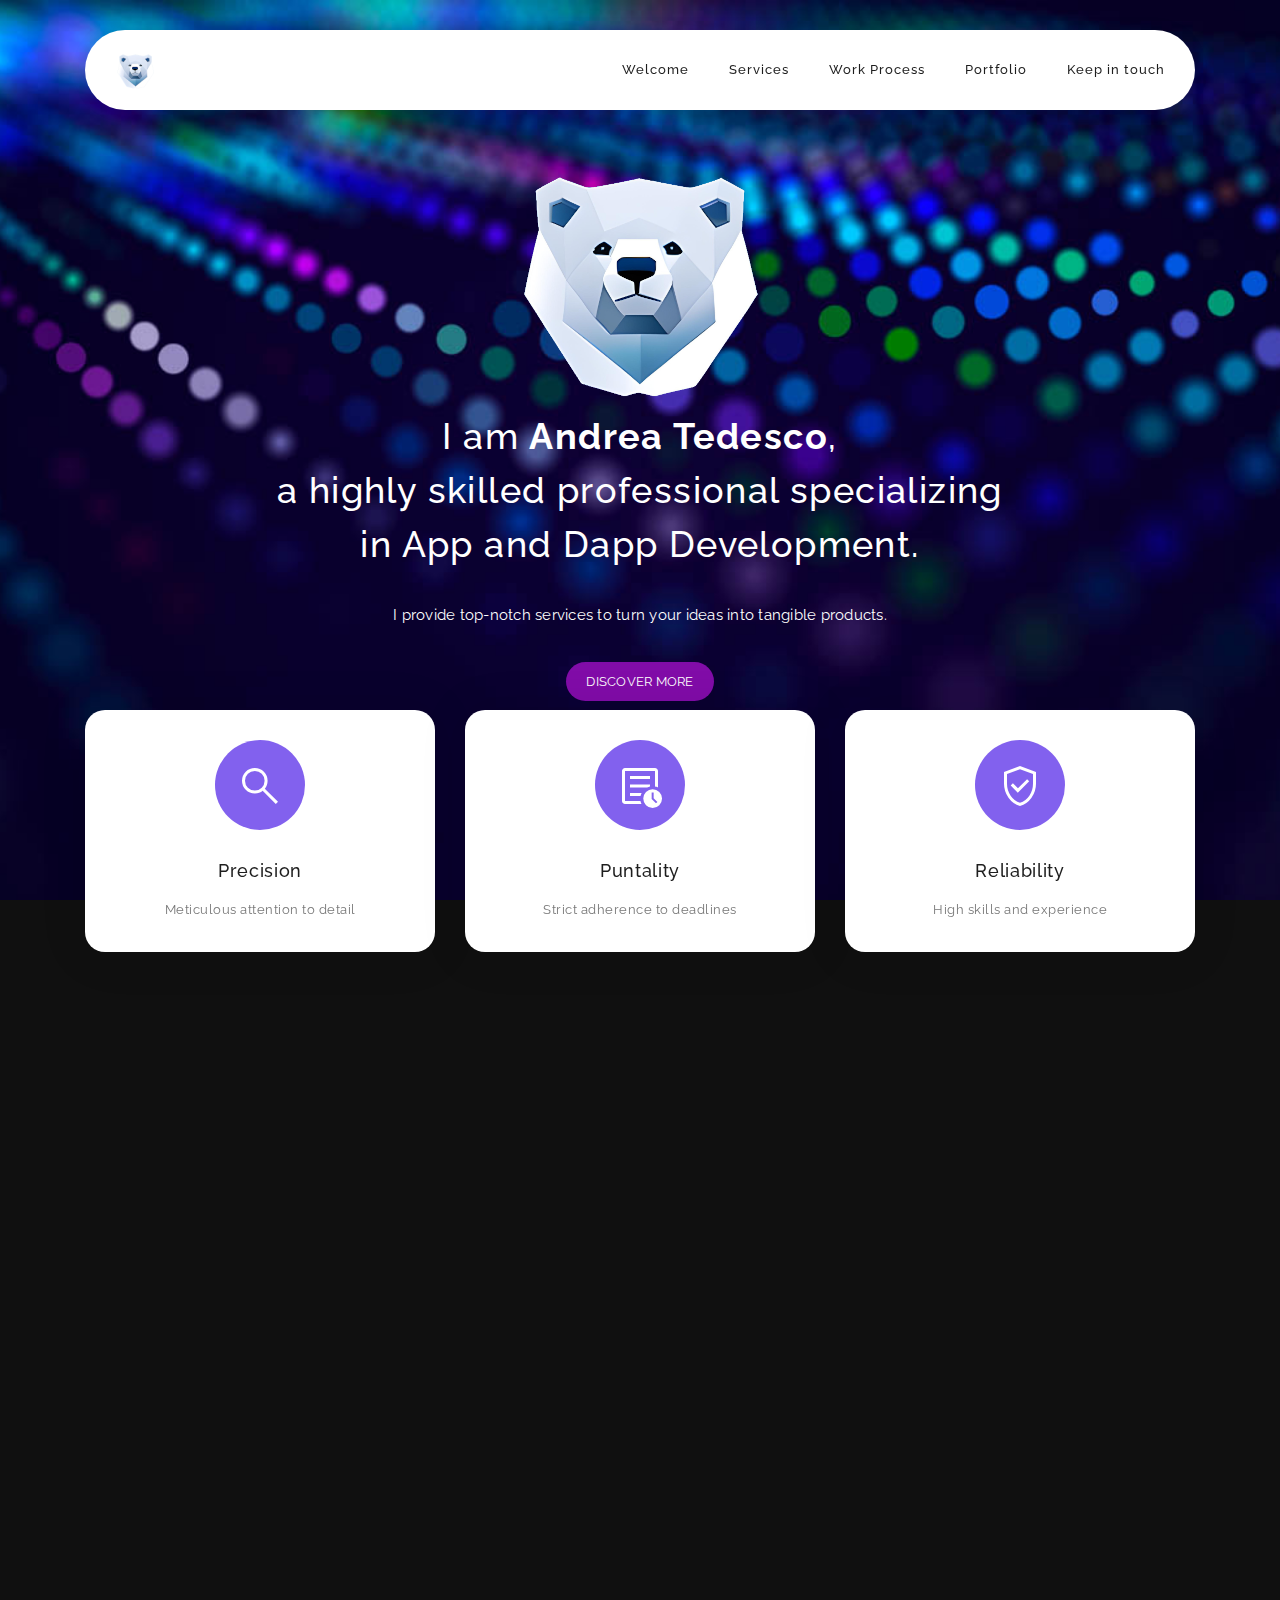
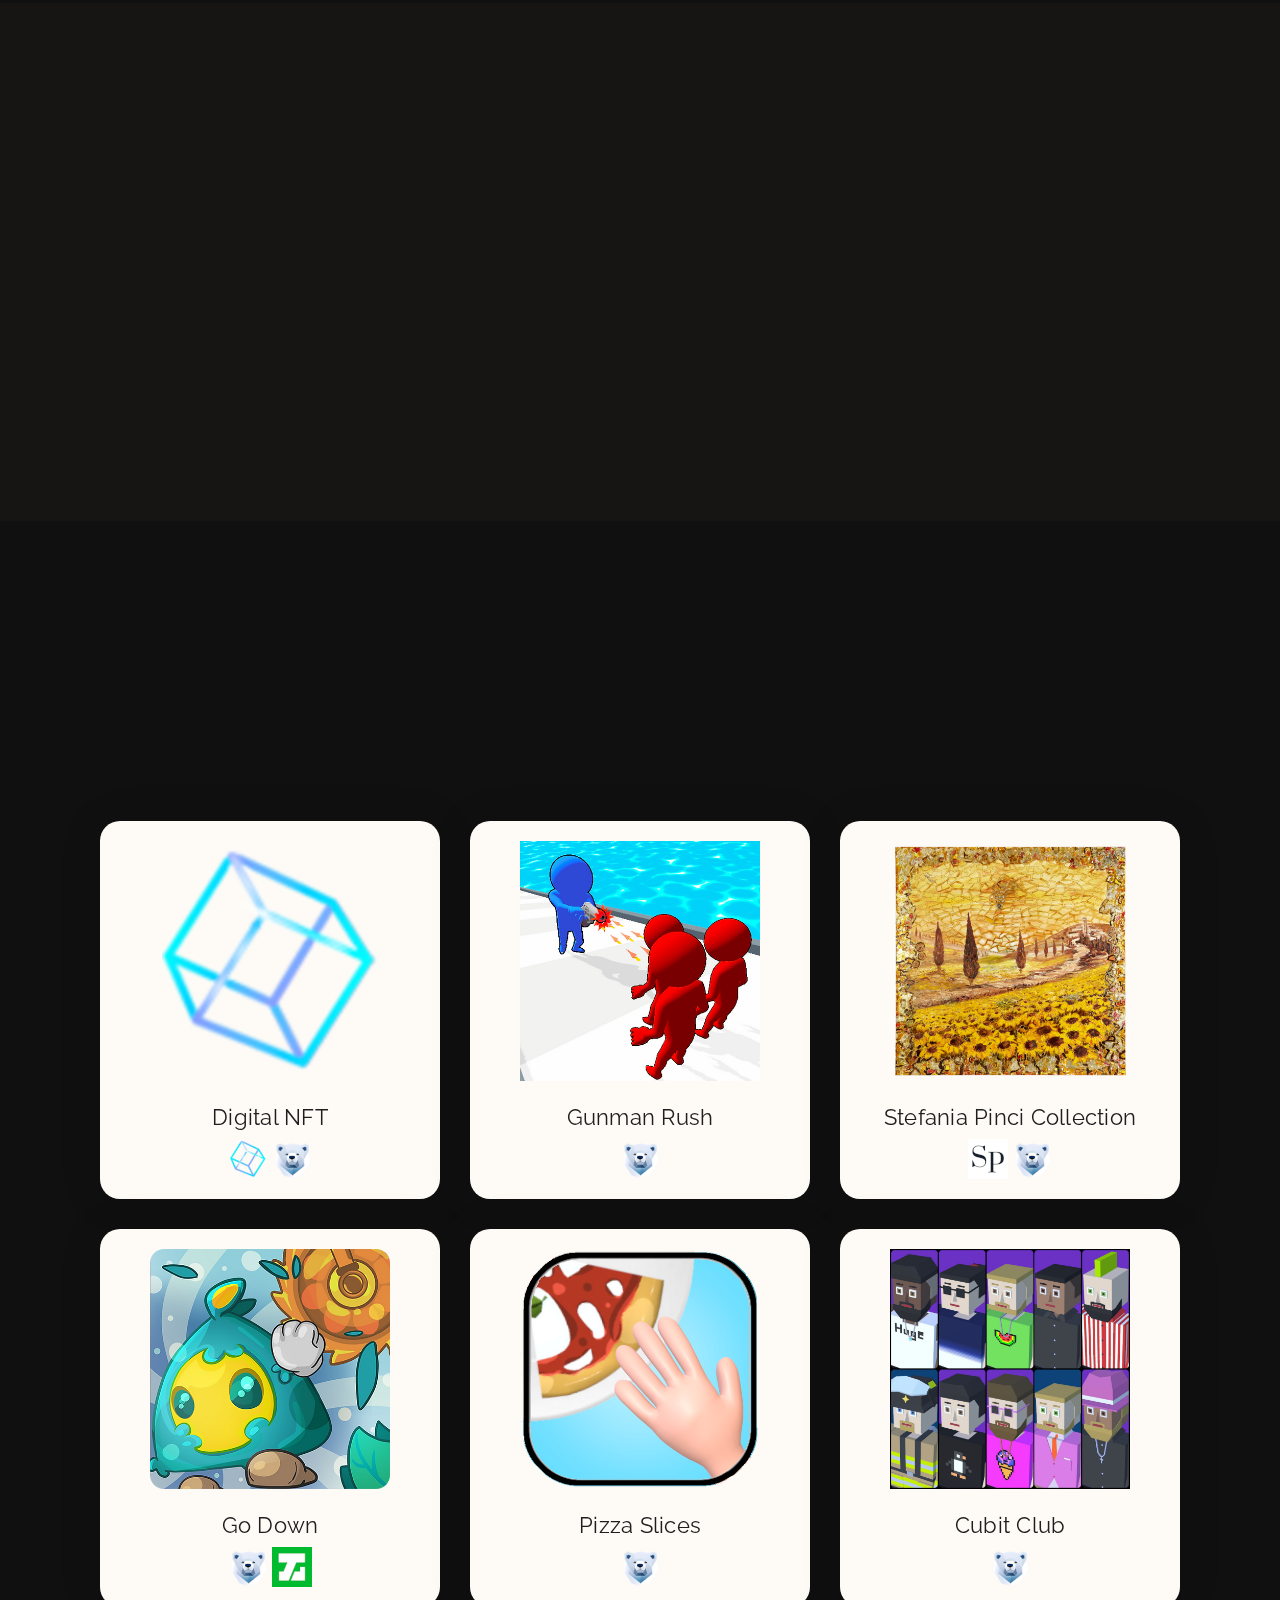
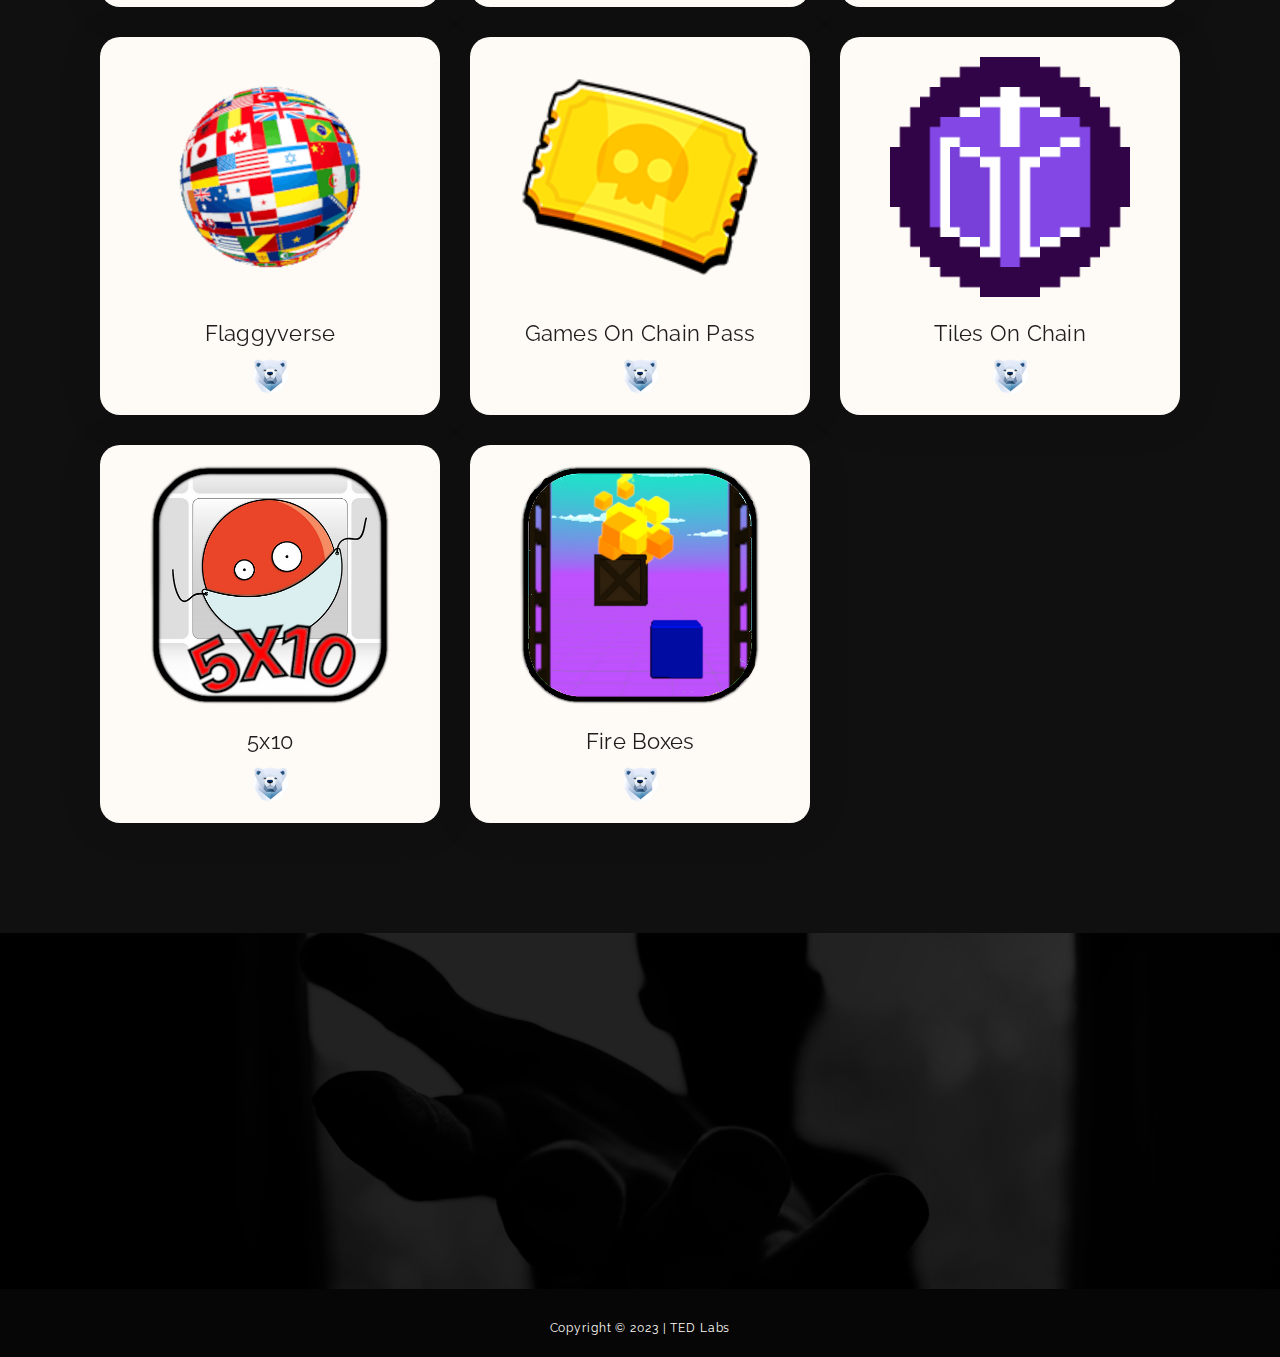
<file: index.html>
<!DOCTYPE html>
<html lang="en">
   <head>
        <meta charset="utf-8">
        <meta name="viewport" content="width=device-width, initial-scale=1, shrink-to-fit=no">
        <meta name="author" content="TED Labs">
        <link href="https://fonts.googleapis.com/css?family=Raleway:100,300,400,500,700,900" rel="stylesheet">

        <!--  Essential META Tags -->
        <title>Andrea Tedesco - Ted</title>
        <meta name="title" content="Andrea Tedesco - Ted">
        <meta name="description" content="Andrea Tedesco is a highly skilled professional specializing in App and Dapp Development, providing top-notch services to turn your ideas into tangible products.">
        <link rel="shortcut icon" href="assets/images/logos/logo-01.png" type="image/svg+xml">
        <meta name="image" content="https://raw.githubusercontent.com/andrea6917/Home/main/assets/images/logos/logo-00.png">

        <meta property="og:title" content="Andrea Tedesco - Ted">
        <meta property="og:description" content="Andrea Tedesco is a highly skilled professional specializing in App and Dapp Development, providing top-notch services to turn your ideas into tangible products.">
        <meta property="og:type" content="website">
        <meta property="og:image" content="https://raw.githubusercontent.com/andrea6917/Home/main/assets/images/logos/logo-00.png">
        <meta property="og:image:secure_url" content="https://raw.githubusercontent.com/andrea6917/Home/main/assets/images/logos/logo-00.png">
        <meta property="og:url" content="https://andrea6917.github.io/Home/">
        <meta property="og:site_name" content="Andrea Tedesco - Ted">

        <meta name="twitter:card" content="summary"/>
        <meta name="twitter:title" content="Andrea Tedesco - Ted"/>
        <meta name="twitter:description" content="Andrea Tedesco is a highly skilled professional specializing in App and Dapp Development, providing top-notch services to turn your ideas into tangible products."/>
        <meta name="twitter:image" content="https://raw.githubusercontent.com/andrea6917/Home/main/assets/images/logos/logo-00.png"/>
        <meta name="twitter:image:secure_url" content="https://raw.githubusercontent.com/andrea6917/Home/main/assets/images/logos/logo-00.png"/>
        <meta name="twitter:card" content="summary_large_image"/>
        <meta name="twitter:image:alt" content="Alt text for image"/>
        <!-- <meta name="twitter:site" content="@nytimesbits" />
        <meta name="twitter:creator" content="@nickbilton" /> -->

        <!--  Non-Essential, But Recommended -->

        <!--  Non-Essential, But Required for Analytics -->
        <!-- <meta property="fb:app_id" content="your_app_id" />
        <meta name="twitter:site" content="@website-username"> -->

        <!-- Additional CSS Files -->
        <link rel="stylesheet" type="text/css" href="assets/css/bootstrap.min.css">
        <link rel="stylesheet" type="text/css" href="assets/css/font-awesome.css">
        <link rel="stylesheet" href="assets/css/templatemo-softy-pinko.css">
        <!-- font icons -->
        <link rel="stylesheet" href="assets/vendors/themify-icons/css/themify-icons.css">
        <!-- Bootstrap + LeadMark main styles -->
        <link rel="stylesheet" href="assets/css/leadmark.css">
    </head>
    
   <body>
    
    <!-- ***** Preloader Start ***** -->
    <div id="preloader">
        <div class="jumper">
            <div></div>
            <div></div>
            <div></div>
        </div>
    </div>  
    <!-- ***** Preloader End ***** -->
    
    
    <!-- ***** Header Area Start ***** -->
    <header class="header-area header-sticky">
        <div class="container">
            <div class="row">
                <div class="col-12">
                    <nav class="main-nav">
                        <!-- ***** Logo Start ***** -->
                        <a class="logo">
                            <img src="assets/images/logos/logo-01.png" alt="TED Labs"/>
                        </a>
                        <!-- ***** Logo End ***** -->
                        <!-- ***** Menu Start ***** -->
                        <ul class="nav">
                            <li><a href="#welcome" class="active">Welcome</a></li>
                            <!-- <li><a href="#features">About</a></li> -->
                            <li><a href="#services">Services</a></li>
                            <li><a href="#work-process">Work Process</a></li>
                            <li><a href="#portfolio">Portfolio</a></li>
                            <li><a href="#contact-us">Keep in touch</a></li>
                        </ul>
                        <a class='menu-trigger'>
                            <span>Menu</span>
                        </a>
                        <!-- ***** Menu End ***** -->
                    </nav>
                </div>
            </div>
        </div>
    </header>
    <!-- ***** Header Area End ***** -->

    <!-- ***** Welcome Area Start ***** -->
    <div class="welcome-area" id="welcome">

        <!-- ***** Header Text Start ***** -->
        <div class="header-text">
            <div class="container">
                <div class="row">
                    <div class="offset-xl-2 col-xl-8 offset-lg-2 col-lg-2 col-md-2 col-sm-2">
                        <div class="center-heading">
                            <img src="assets/images/logos/logo-02.png" class="rounded img-fluid d-block mx-auto" alt="App">
                        </div>
                        <h1>I am <strong>Andrea Tedesco</strong>, 
                        </br>a highly skilled professional specializing in App and Dapp Development.</h1>
                        <p>I provide top-notch services to turn your ideas into tangible products.</p>
                        <!-- <p>Andrea Tedesco is a highly skilled professional specializing in App and Dapp Development, providing top-notch services to turn your ideas into tangible products.</p> -->
                        <!-- <p>Make your ideas tangible</p> -->
                        <a href="#services" class="main-button-slider">Discover More</a>
                    </div>
                </div>
            </div>
        </div>
        <!-- ***** Header Text End ***** -->
    </div>
    <!-- ***** Welcome Area End ***** -->

    <!-- ***** Features Small Start ***** -->
    <section class="section home-feature">
        <div class="container">
            <div class="row">
                <div class="col-lg-12">
                    <div class="row">
                        <!-- ***** Features Small Item Start ***** -->
                        <div class="col-lg-4 col-md-6 col-sm-6 col-12" data-scroll-reveal="enter bottom move 50px over 0.6s after 0.2s">
                            <div class="features-small-item">
                                <div class="icon">
                                    <i><img src="assets/images/icons/icon-feature-precision.svg" alt=""></i>
                                </div>
                                <h5 class="features-title">Precision</h5>
                                <p>Meticulous attention to detail</p>
                            </div>
                        </div>
                        <!-- ***** Features Small Item End ***** -->

                        <!-- ***** Features Small Item Start ***** -->
                        <div class="col-lg-4 col-md-6 col-sm-6 col-12" data-scroll-reveal="enter bottom move 50px over 0.6s after 0.4s">
                            <div class="features-small-item">
                                <div class="icon">
                                    <i><img src="assets/images/icons/icon-feature-punctuality.svg" alt=""></i>
                                </div>
                                <h5 class="features-title">Puntality</h5>
                                <p>Strict adherence to deadlines</p>
                            </div>
                        </div>
                        <!-- ***** Features Small Item End ***** -->

                        <!-- ***** Features Small Item Start ***** -->
                        <div class="col-lg-4 col-md-6 col-sm-6 col-12" data-scroll-reveal="enter bottom move 50px over 0.6s after 0.6s">
                            <div class="features-small-item">
                                <div class="icon">
                                    <i><img src="assets/images/icons/icon-feature-reliability.svg" alt=""></i>
                                </div>
                                <h5 class="features-title">Reliability</h5>
                                <p>High skills and experience</p>
                            </div>
                        </div>
                        <!-- ***** Features Small Item End ***** -->
                    </div>
                </div>
            </div>
        </div>
    </section>
    <!-- ***** Features Small End ***** -->

    <!-- ***** Features Big Item Start ***** -->
    <!-- <section class="section padding-top-70 padding-bottom-70" id="features">
        <div class="container">
            <div class="row">
                    <div class="col-lg-12" data-scroll-reveal="enter bottom move 30px over 0.6s after 0.15s">
                        <div class="center-heading">
                            <h1 class="section-title">About TED Labs</h1>
                        </div>
                    </div>
                </div>
                <div class="col-lg-2 offset-lg-5" data-scroll-reveal="enter bottom move 30px over 0.6s after 0.15s">
                    <div class="center-heading">
                        <img src="assets/images/logos/logo-00.png" class="rounded img-fluid d-block mx-auto" alt="App">
                    </div>
                </div>
                <div class="col-lg-12">
                    <div class="left-text">
                        <p class="align-self-center" data-scroll-reveal="enter right move 30px over 0.6s after 0.2s"><br><br>TED Labs is an ambitious tech company that specializes in <strong>App and Dapp development</strong> to turn your ideas into reality.</p>
                        <p class="align-self-center" data-scroll-reveal="enter right move 30px over 0.6s after 0.2s"><br><br>We're all about precision and paying meticulous attention to <strong>detail</strong>, so we can provide you with personalized and innovative solutions that meet your specific needs.</p>
                        <p class="align-self-center" data-scroll-reveal="enter right move 30px over 0.6s after 0.2s"><br><br>We take <strong>punctuality</strong> seriously and always stick to our deadlines.</p> 
                        <p class="align-self-center" data-scroll-reveal="enter right move 30px over 0.6s after 0.2s"><br><br>With our extensive <strong>skills and experience</strong> in the industry, we can deliver advanced technical solutions that help you achieve your business goals efficiently and effectively.</p> 
                        <p class="align-self-center" data-scroll-reveal="enter right move 30px over 0.6s after 0.2s"><br><br>We're committed to maintaining <strong>high quality</strong> standards and ensuring an optimal user experience.</p> 
                        <p class="align-self-center" data-scroll-reveal="enter right move 30px over 0.6s after 0.2s"><br><br>With us by your side, you can count on cutting-edge tech solutions that set you apart from the competition and help you reach your desired <strong>success</strong>.</p>
                        </p>
                    </div>
            </div>
        </div>
    </section> -->
    <!-- ***** Features Big Item End ***** -->







    <!--
    <section class="section padding-top-70 padding-bottom-0" id="features">
        <div class="container">
            <div class="row">
                <div class="col-lg-5 col-md-12 col-sm-12 align-self-center" data-scroll-reveal="enter left move 30px over 0.6s after 0.4s">
                    <img src="assets/images/left-image.png" class="rounded img-fluid d-block mx-auto" alt="App">
                </div>
                <div class="col-lg-1"></div>
                <div class="col-lg-6 col-md-12 col-sm-12 align-self-center mobile-top-fix">
                    <div class="left-heading">
                        <h2 class="section-title">Let’s discuss about you project</h2>
                    </div>
                    <div class="left-text">
                        <p>Nullam sit amet purus libero. Etiam ullamcorper nisl ut augue blandit, at finibus leo efficitur. Nam gravida purus non sapien auctor, ut aliquam magna ullamcorper.</p>
                    </div>
                </div>
            </div>
            <div class="row">
                <div class="col-lg-12">
                    <div class="hr"></div>
                </div>
            </div>
        </div>
    </section>

    <section class="section padding-bottom-100">
        <div class="container">
            <div class="row">
                <div class="col-lg-6 col-md-12 col-sm-12 align-self-center mobile-bottom-fix">
                    <div class="left-heading">
                        <h2 class="section-title">We can help you to grow your business</h2>
                    </div>
                    <div class="left-text">
                        <p>Aenean pretium, ipsum et porttitor auctor, metus ipsum iaculis nisi, a bibendum lectus libero vitae urna. Sed id leo eu dolor luctus congue sed eget ipsum. Nunc nec luctus libero. Etiam quis dolor elit.</p>
                    </div>
                </div>
                <div class="col-lg-1"></div>
                <div class="col-lg-5 col-md-12 col-sm-12 align-self-center mobile-bottom-fix-big" data-scroll-reveal="enter right move 30px over 0.6s after 0.4s">
                    <img src="assets/images/right-image.png" class="rounded img-fluid d-block mx-auto" alt="App">
                </div>
            </div>
        </div>
    </section>
    -->


    <!-- SERVICES 
    
        1) App And Games Development
        2) DApp Development
        ..) Smart Contract (ERC20-721-1155)
        3) Website Design & Build

        - Smart Contracts / Audits

        - Art & Creative Direction
        - Marketing & Strategy
        - Custom Tools & Bots
        - Full Stack Development
    
    -->



    <!-- ***** Home Parallax Start ***** -->
    <section id="services" class="services">
            <div class="container">
                <div class="row">
                    <div class="col-lg-12 padding-top-70" data-scroll-reveal="enter bottom move 30px over 0.6s after 0.15s">
                        <div class="center-heading">
                            <h1 class="section-title">Services</h1>
                        </div>
                    </div>
                    <!-- <div class="offset-lg-3 col-lg-6" data-scroll-reveal="enter bottom move 30px over 0.6s after 0.15s">
                        <div class="center-text">
                            <p>servicesss</p>
                        </div>
                    </div> -->
                </div>

                <section class="section padding-top-70 padding-bottom-70">
                    <div class="container">
                        <div class="row">
                            <div class="col-lg-3 col-md-12 col-sm-12 align-self-center" data-scroll-reveal="enter left move 30px over 0.6s after 0.3s">
                                <img src="assets/images/services/service_01.png" class="rounded img-fluid d-block mx-auto">
                                <div class="center-heading padding-top-0"><p class="section-title">App and Game Development</p></div>
                            </div>
                            <div class="col-lg-3 col-md-12 col-sm-12 align-self-center" data-scroll-reveal="enter left move 30px over 0.6s after 0.4s">
                                <img src="assets/images/services/service_02.png" class="rounded img-fluid d-block mx-auto">
                                <div class="center-heading padding-top-0"><h1 class="section-title">NFT & Web3 Projects</h1></div>
                            </div>
                            <div class="col-lg-3 col-md-12 col-sm-12 align-self-center" data-scroll-reveal="enter right move 30px over 0.6s after 0.4s">
                                <img src="assets/images/services/service_03.png" class="rounded img-fluid d-block mx-auto">
                                <div class="center-heading padding-top-0"><h1 class="section-title">Smart Contracts Deploy & Audit</h1></div>
                            </div>
                            <div class="col-lg-3 col-md-12 col-sm-12 align-self-center" data-scroll-reveal="enter right move 30px over 0.6s after 0.3s">
                                <img src="assets/images/services/service_04.png" class="rounded img-fluid d-block mx-auto">
                                <div class="center-heading padding-top-0"><h1 class="section-title">Website<br>Design & Build</h1></div>
                            </div>


                            <!-- <img src="assets/images/services/Smartphone applications - 480x489.png" alt="">
                            <h2 class="section-title">App Development</h2>
                            <img src="assets/images/services/NFT minting process - 640x533.png" alt="">
                            <h2 class="section-title">App Development</h2>
                            <img src="assets/images/services/smc-banner.png" alt="">
                            <h2 class="section-title">App Development</h2>
                            <img src="assets/images/services/Website Maintenance - 640x478.png" alt="">
                            <h2 class="section-title">App Development</h2> -->


                            <!-- <div class="col-lg-2 col-md-3 col-sm-6 col-6" data-scroll-reveal="enter left move 30px over 0.6s after 0.95s">
                                <a href="#" class="mini-box">
                                    <i><img src="assets/images/icons/icon-approve-00.svg" alt=""></i>
                                    <strong>Approve</strong>
                                </a>
                            </div> -->
                            <!-- <div class="col-lg-2 col-md-3 col-sm-6 col-6" data-scroll-reveal="enter left move 30px over 0.6s after 1.15s">
                                <a href="#" class="mini-box">
                                    <i><img src="assets/images/icons/icon-launch-00.svg" alt=""></i>
                                    <strong>Launch</strong>
                                </a>
                            </div> -->
                        </div>
                    </div>
                </section>

                <!-- <section class="section padding-top-70 padding-bottom-0">
                    <div class="container">
                        <div class="row">
                            <div class="col-lg-3"></div>
                            <div class="col-lg-2 col-md-12 col-sm-12 align-self-center" data-scroll-reveal="enter left move 30px over 0.6s after 0.4s">
                                <img src="assets/images/services/Smartphone applications - 480x489.png" class="rounded img-fluid d-block mx-auto" alt="App">
                            </div>
                            <div class="col-lg-1"></div>
                            <div class="col-lg-6 col-md-12 col-sm-12 align-self-center mobile-top-fix" data-scroll-reveal="enter right move 30px over 0.6s after 0.4s">
                                <div class="left-heading">
                                    <h2 class="section-title">App Development</h2>
                                </div>
                                <div class="left-text">
                                    <p>Nullam sit amet purus libero. Etiam ullamcorper nisl ut augue blandit, at finibus leo efficitur. Nam gravida purus non sapien auctor, ut aliquam magna ullamcorper.</p>
                                </div>
                            </div>
                        </div>
                    </div>
                </section>

                <div class="row">
                    <div class="col-lg-12">
                        <div class="hr"></div>
                    </div>
                </div>

                <section class="section padding-bottom-0">
                    <div class="container">
                        <div class="row">
                            <div class="col-lg-6 col-md-12 col-sm-12 align-self-center mobile-bottom-fix" data-scroll-reveal="enter left move 30px over 0.6s after 0.4s">
                                <div class="left-heading">
                                    <h2 class="section-title">NFT Creation</h2>
                                </div>
                                <div class="left-text">
                                    <p>Aenean pretium, ipsum et porttitor auctor, metus ipsum iaculis nisi, a bibendum lectus libero vitae urna. Sed id leo eu dolor luctus congue sed eget ipsum. Nunc nec luctus libero. Etiam quis dolor elit.</p>
                                </div>
                            </div>
                            <div class="col-lg-1"></div>
                            <div class="col-lg-2 col-md-12 col-sm-12 align-self-center mobile-bottom-fix-big" data-scroll-reveal="enter right move 30px over 0.6s after 0.4s">
                                <img src="assets/images/services/NFT minting process - 640x533.png" class="rounded img-fluid d-block mx-auto" alt="App">
                            </div>
                        </div>
                    </div>
                </section>

                <div class="row">
                    <div class="col-lg-12">
                        <div class="hr"></div>
                    </div>
                </div>

                
                <section class="section padding-bottom-0">
                    <div class="container">
                        <div class="row">
                            <div class="col-lg-5 col-md-12 col-sm-12 align-self-center" data-scroll-reveal="enter left move 30px over 0.6s after 0.4s">
                                <img src="assets/images/services/smc-banner.png" class="rounded img-fluid d-block mx-auto" alt="App">
                            </div>
                            <div class="col-lg-1"></div>
                            <div class="col-lg-6 col-md-12 col-sm-12 align-self-center mobile-top-fix" data-scroll-reveal="enter right move 30px over 0.6s after 0.4s">
                                <div class="left-heading">
                                    <h2 class="section-title">Smart Contracts / Audits</h2>
                                </div>
                                <div class="left-text">
                                    <p>Nullam sit amet purus libero. Etiam ullamcorper nisl ut augue blandit, at finibus leo efficitur. Nam gravida purus non sapien auctor, ut aliquam magna ullamcorper.</p>
                                </div>
                            </div>
                        </div>
                    </div>
                </section>

                <div class="row">
                    <div class="col-lg-12">
                        <div class="hr"></div>
                    </div>
                </div>

                <section class="section padding-bottom-70">
                    <div class="container">
                        <div class="row">
                            <div class="col-lg-6 col-md-12 col-sm-12 align-self-center mobile-bottom-fix" data-scroll-reveal="enter left move 30px over 0.6s after 0.4s">
                                <div class="left-heading">
                                    <h2 class="section-title">Website Design & Build</h2>
                                </div>
                                <div class="left-text">
                                    <p>Aenean pretium, ipsum et porttitor auctor, metus ipsum iaculis nisi, a bibendum lectus libero vitae urna. Sed id leo eu dolor luctus congue sed eget ipsum. Nunc nec luctus libero. Etiam quis dolor elit.</p>
                                </div>
                            </div>
                            <div class="col-lg-1"></div>
                            <div class="col-lg-5 col-md-12 col-sm-12 align-self-center mobile-bottom-fix-big" data-scroll-reveal="enter right move 30px over 0.6s after 0.4s">
                                <img src="assets/images/services/Website Maintenance - 640x478.png" class="rounded img-fluid d-block mx-auto" alt="App">
                            </div>
                        </div>
                    </div>
                </section> -->

            </div>
    </section>
    <!-- ***** Home Parallax End ***** -->


    <!-- ***** Home Parallax Start ***** -->
    <section class="mini" id="work-process">
        <div class="mini-content">
            <div class="container">
                <div class="row">
                    <div class="offset-lg-3 col-lg-6" data-scroll-reveal="enter bottom move 30px over 0.6s after 0.15s">
                        <div class="info">
                            <h1>Work Process</h1>
                            <p>You will be followed from the first steps of the idea until its launch.</p>
                        </div>
                    </div>
                </div>

                <div class="row">
                    <div class="col-lg-2 col-md-3 col-sm-6 col-6" data-scroll-reveal="enter left move 30px over 0.6s after 0.15s">
                        <a href="#" class="mini-box">
                            <i><img src="assets/images/icons/icon-ideas-00.svg" alt=""></i>
                            <strong>Get Ideas</strong>
                            <!-- <span>Godard pabst prism fam cliche.</span> -->
                        </a>
                    </div>
                    <div class="col-lg-2 col-md-3 col-sm-6 col-6" data-scroll-reveal="enter left move 30px over 0.6s after 0.35s">
                        <a href="#" class="mini-box">
                            <i><img src="assets/images/icons/icon-sketch-00.svg" alt=""></i>
                            <strong>Sketch Up</strong>
                            <!-- <span>Godard pabst prism fam cliche.</span> -->
                        </a>
                    </div>
                    <div class="col-lg-2 col-md-3 col-sm-6 col-6" data-scroll-reveal="enter left move 30px over 0.6s after 0.55s">
                        <a href="#" class="mini-box">
                            <i><img src="assets/images/icons/icon-discuss-00.svg" alt=""></i>
                            <strong>Discuss</strong>
                            <!-- <span>Godard pabst prism fam cliche.</span> -->
                        </a>
                    </div>
                    <div class="col-lg-2 col-md-3 col-sm-6 col-6" data-scroll-reveal="enter left move 30px over 0.6s after 0.75s">
                        <a href="#" class="mini-box">
                            <i><img src="assets/images/icons/icon-revise-00.svg" alt=""></i>
                            <strong>Revise</strong>
                            <!-- <span>Godard pabst prism fam cliche.</span> -->
                        </a>
                    </div>
                    <div class="col-lg-2 col-md-3 col-sm-6 col-6" data-scroll-reveal="enter left move 30px over 0.6s after 0.95s">
                        <a href="#" class="mini-box">
                            <i><img src="assets/images/icons/icon-approve-00.svg" alt=""></i>
                            <strong>Approve</strong>
                            <!-- <span>Godard pabst prism fam cliche.</span> -->
                        </a>
                    </div>
                    <div class="col-lg-2 col-md-3 col-sm-6 col-6" data-scroll-reveal="enter left move 30px over 0.6s after 1.15s">
                        <a href="#" class="mini-box">
                            <i><img src="assets/images/icons/icon-launch-00.svg" alt=""></i>
                            <strong>Launch</strong>
                            <!-- <span>Godard pabst prism fam cliche.</span> -->
                        </a>
                    </div>
                </div>
            </div>
        </div>
    </section>
    <!-- ***** Home Parallax End ***** -->


    <!-- ***** Blog Start ***** -->
    <section id="portfolio" class="section colored portfolio-section">
    <!-- <section class="section" id="blog"> -->
        <div class="container">
            <!-- ***** Section Title Start ***** -->
            <div class="row">
                <div class="col-lg-12" data-scroll-reveal="enter bottom move 30px over 0.6s after 0.15s">
                    <div class="center-heading">
                        <h1 class="section-title">Portfolio</h1>
                    </div>
                </div>
                <div class="offset-lg-3 col-lg-6" data-scroll-reveal="enter bottom move 30px over 0.6s after 0.15s">
                    <div class="center-text">
                        <p>Here are the projects I am working on and have worked on:</p>
                    </div>
                </div>
                <div class="filters" data-scroll-reveal="enter up move 30px over 0.6s after 0.15s">
                    <!-- <a href="#" data-filter=".all" class="active">All</a> -->
                    <a href="#" data-filter=".game">Games</a>
                    <a href="#" data-filter=".web3">Web3</a>
                    <a href="#" data-filter=".personal" class="active">Personal</a>
                    <a href="#" data-filter=".academic">Academic</a>
                    <a href="#" data-filter=".working">Working</a>
                </div>
            </div>
            <!-- ***** Section Title End ***** -->

            <div class="portfolio-container"> 
                <!-- <div class="row"> -->
                <div class="col-lg-4 col-md-6 col-sm-12 all web3 working personal">
                    <a href="https://www.digitalnft.it/" class="test" target="_blank">
                        <img src="assets/images/games/digitalnft-logo.png" alt="Description" style="height:auto;max-width: 80%;">
                        <strong>Digital NFT</strong>
                        <i><img src="assets/images/icons/icon-work-digitalnft-00.png" alt=""></i>
                        <i><img src="assets/images/icons/icon-work-ted-00.png" alt=""></i>
                    </a>
                </div>

                <div class="col-lg-4 col-md-6 col-sm-12 all game mobile personal">
                    <a href="https://play.google.com/store/apps/details?id=com.TeddyGames.GunmanRush" class="test" target="_blank">
                        <img src="assets/images/games/gunmanrush-logo.png" alt="Description" style="height:auto;max-width: 80%;">
                        <strong>Gunman Rush</strong>
                        <i><img src="assets/images/icons/icon-work-ted-00.png" alt=""></i>
                    </a>
                </div>

                <div class="col-lg-4 col-md-6 col-sm-12 all web3 personal working">
                    <a href="https://opensea.io/collection/goldbystefaniapinci" class="test" target="_blank">
                        <img src="assets/images/games/stefaniapinci-logo.png" alt="Description" style="height:auto;max-width: 80%;">
                        <strong>Stefania Pinci Collection</strong>
                        <i><img src="assets/images/icons/icon-work-stefaniapinci-00.png" alt=""></i>
                        <i><img src="assets/images/icons/icon-work-ted-00.png" alt=""></i>
                    </a>
                </div>

                <div class="col-lg-4 col-md-6 col-sm-12 all game mobile working">
                    <a href="https://jyammagames.com/cowzuuka/" class="test" target="_blank">
                        <img src="assets/images/games/cowzuuka-logo.png" alt="Description" style="height:auto;max-width: 80%;">
                        <strong>Cowzuuka</strong>
                        <i><img src="assets/images/icons/icon-work-jyammagames-00.png" alt=""></i>
                    </a>
                </div>

                <div class="col-lg-4 col-md-6 col-sm-12 all game mobile personal working">
                    <a href="https://jyammagames.com/go-down/" class="test" target="_blank">
                        <img src="assets/images/games/godown-logo.png" alt="Description" style="height:auto;max-width: 80%;">
                        <strong>Go Down</strong>
                        <i><img src="assets/images/icons/icon-work-ted-00.png" alt=""></i>
                        <i><img src="assets/images/icons/icon-work-jyammagames-00.png" alt=""></i>
                    </a>
                </div>

                <div class="col-lg-4 col-md-6 col-sm-12 all game mobile working">
                    <a href="https://jyammagames.com/matchy-catch/" class="test" target="_blank">
                        <img src="assets/images/games/matchycatch-logo.png" alt="Description" style="height:auto;max-width: 80%;">
                        <strong>Matchy Catch</strong>
                        <i><img src="assets/images/icons/icon-work-jyammagames-00.png" alt=""></i>
                    </a>
                </div>

                <div class="col-lg-4 col-md-6 col-sm-12 all game mobile personal">
                    <a href="https://play.google.com/store/apps/details?id=com.andreatedesco.pizzaslices" class="test" target="_blank">
                        <img src="assets/images/games/pizzaslices-logo.png" alt="Description" style="height:auto;max-width: 80%;">
                        <strong>Pizza Slices</strong>
                        <i><img src="assets/images/icons/icon-work-ted-00.png" alt=""></i>
                    </a>
                </div>

                <!-- <div class="col-lg-4 col-md-6 col-sm-12 all game mobile working">
                    <a href="https://www.vandaleak.com/" class="test" target="_blank">
                        <img src="assets/images/games/vandaleak-logo.png" alt="Description" style="height:auto;max-width: 80%;">
                        <strong>Vandaleak</strong>
                        <i><img src="assets/images/icons/icon-work-biokip-00.png" alt=""></i>
                    </a>
                </div> -->

                <div class="col-lg-4 col-md-6 col-sm-12 all web3 personal">
                    <a href="https://opensea.io/collection/cubit-club" class="test" target="_blank">
                        <img src="assets/images/games/cubitclub-logo.png" alt="Description" style="height:auto;max-width: 80%;">
                        <strong>Cubit Club</strong>
                        <i><img src="assets/images/icons/icon-work-ted-00.png" alt=""></i>
                    </a>
                </div>

                <div class="col-lg-4 col-md-6 col-sm-12 all web3 personal">
                    <a href="https://flaggyverse.github.io/" class="test" target="_blank">
                        <img src="assets/images/games/flaggyverse-logo.png" alt="Description" style="height:auto;max-width: 80%;">
                        <strong>Flaggyverse</strong>
                        <i><img src="assets/images/icons/icon-work-ted-00.png" alt=""></i>
                    </a>
                </div>

                <div class="col-lg-4 col-md-6 col-sm-12 all web3 personal">
                    <a href="https://ted197.github.io/" class="test" target="_blank">
                        <img src="assets/images/games/gamepass-logo.png" alt="Description" style="height:auto;max-width: 80%;">
                        <strong>Games On Chain Pass</strong>
                        <i><img src="assets/images/icons/icon-work-ted-00.png" alt=""></i>
                    </a>
                </div>

                <div class="col-lg-4 col-md-6 col-sm-12 all web3 personal">
                    <a href="https://tilesonchain.com/" class="test" target="_blank">
                        <img src="assets/images/games/tilesonchain-logo.png" alt="Description" style="height:auto;max-width: 80%;">
                        <strong>Tiles On Chain</strong>
                        <i><img src="assets/images/icons/icon-work-ted-00.png" alt=""></i>
                    </a>
                </div>

                <div class="col-lg-4 col-md-6 col-sm-12 all game academic">
                    <a href="https://gitlab.com/andreatedesco.777/andrea-tedesco-projects/-/blob/master/HARRIERS/Harriers_Trailer.mp4" class="test" target="_blank">
                        <img src="assets/images/games/harriers-logo.png" alt="Description" style="height:auto;max-width: 80%;">
                        <strong>Harriers</strong>
                        <i><img src="assets/images/icons/icon-work-dbga-00.png" alt=""></i>
                    </a>
                </div>
                <div class="col-lg-4 col-md-6 col-sm-12 all game academic">
                    <a href="https://gitlab.com/andreatedesco.777/andrea-tedesco-projects/-/blob/master/The%20Cathedral/TheCathedral_Trailer.mov" class="test" target="_blank">
                        <img src="assets/images/games/thecathedral-logo.png" alt="Description" style="height:auto;max-width: 80%;">
                        <strong>The Cathedral</strong>
                        <i><img src="assets/images/icons/icon-work-dbga-00.png" alt=""></i>
                    </a>
                </div>
                <div class="col-lg-4 col-md-6 col-sm-12 all game academic">
                    <a href="https://globalgamejam.org/2020/games/road-zakkarias-3" class="test" target="_blank">
                        <img src="assets/images/games/zakkarias-logo.png" alt="Description" style="height:auto;max-width: 80%;">
                        <strong>Road to Zakkarias</strong>
                        <i><img src="assets/images/icons/icon-work-dbga-00.png" alt=""></i>
                    </a>
                </div>
                <div class="col-lg-4 col-md-6 col-sm-12 all game mobile academic">
                    <a href="https://gitlab.com/andreatedesco.777/andrea-tedesco-projects/-/blob/master/Xenosaurs/Trailer%20Xenosaurs.mp4" class="test" target="_blank">
                        <img src="assets/images/games/xenosaurs-logo.png" alt="Description" style="height:auto;max-width: 80%;">
                        <strong>Xenosaurs</strong>
                        <i><img src="assets/images/icons/icon-work-dbga-00.png" alt=""></i>
                    </a>
                </div>
                <div class="col-lg-4 col-md-6 col-sm-12 all game mobile personal">
                    <a href="https://play.google.com/apps/testing/com.Games4u.fivebyten" class="test" target="_blank">
                        <img src="assets/images/games/5x10-logo.png" alt="Description" style="height:auto;max-width: 80%;">
                        <strong>5x10</strong>
                        <i><img src="assets/images/icons/icon-work-ted-00.png" alt=""></i>
                    </a>
                </div>
                <div class="col-lg-4 col-md-6 col-sm-12 all game mobile personal">
                    <a href="https://play.google.com/apps/internaltest/4700483327121407692/" class="test" target="_blank">
                        <img src="assets/images/games/fireboxes-logo.png" alt="Description" style="height:auto;max-width: 80%;">
                        <strong>Fire Boxes</strong>
                        <i><img src="assets/images/icons/icon-work-ted-00.png" alt=""></i>
                    </a>
                </div>
            </div>
    </section>
    <!-- ***** Blog End ***** -->

    <!-- ***** Contact Us Start ***** -->
    <section class="section colored2" id="contact-us">
        <div class="container">
            <!-- ***** Section Title Start ***** -->
            <div class="row">
                <div class="col-lg-12" data-scroll-reveal="enter bottom move 30px over 0.6s after 0.15s">
                    <div class="center-heading">
                        <h2 class="section-title">Keep in touch</h2>
                    </div>
                </div>
                <div class="offset-lg-3 col-lg-6" data-scroll-reveal="enter bottom move 30px over 0.6s after 0.15s">
                    <div class="center-text">
                        <p>Schedule a video call to evaluate the feasibility of your idea.</p>
                    </div>
                </div>
                <div class="col-lg-12 col-md-12 col-sm-12" data-scroll-reveal="enter bottom move 30px over 0.6s after 0.15s">
                    <ul class="social">
                        <li><a href="https://www.linkedin.com/in/andrea-tedesco-041858199/" target="_blank"><i class="fa fa-linkedin"></i></a></li>
                        <!-- <li><a href="#"><i class="fa fa-send"></i></a></li> -->
                        <!-- <li><a href="#"><i class="fa fa-mail-forward"></i></a></li>
                        <li><a href="#"><i class="fa fa-mail-reply-all"></i></a></li>
                        <li><a href="#"><i class="fa fa-mail-reply"></i></a></li> -->
                        <!-- <li><a href="#"><i class="fa fa-google"></i></a></li> -->
                        <!-- <li><a href="#"><i class="fa fa-facebook"></i></a></li> -->
                        <!-- <li><a href="#"><i class="fa fa-twitter"></i></a></li> -->
                        <!-- <li><a href="#"><i class="fa fa-rss"></i></a></li> -->
                        <!-- <li><a href="#"><i class="fa fa-instagram"></i></a></li> -->
                    </ul>
                </div>
            </div>
        </div>
    </section>
    <!-- ***** Contact Us End ***** -->
    
    <!-- ***** Footer Start ***** -->
    
    <footer>
        <div class="container">
            <div class="row">
                <div class="col-lg-12">
                    <p class="copyright">Copyright &copy; 2023 | TED Labs</p>
                </div>
            </div>
        </div>
    </footer> 
   
    
    <!-- jQuery -->
    <script src="assets/js/jquery-2.1.0.min.js"></script>

    <!-- Bootstrap -->
    <script src="assets/js/popper.js"></script>
    <script src="assets/js/bootstrap.min.js"></script>

    <!-- Plugins -->
    <script src="assets/js/scrollreveal.min.js"></script>
    <script src="assets/js/waypoints.min.js"></script>
    <script src="assets/js/jquery.counterup.min.js"></script>
    <script src="assets/js/imgfix.min.js"></script> 
    
    <!-- Global Init -->
    <script src="assets/js/custom.js"></script>


    <!-- core  -->
    <script src="assets/vendors/jquery/jquery-3.4.1.js"></script>
    <script src="assets/vendors/bootstrap/bootstrap.bundle.js"></script>

    <!-- bootstrap 3 affix -->
    <script src="assets/vendors/bootstrap/bootstrap.affix.js"></script>

    <!-- Isotope -->
    <script src="assets/vendors/isotope/isotope.pkgd.js"></script>

    <!-- LeadMark js -->
    <script src="assets/js/leadmark.js"></script>

    </body>
</html>
</file>
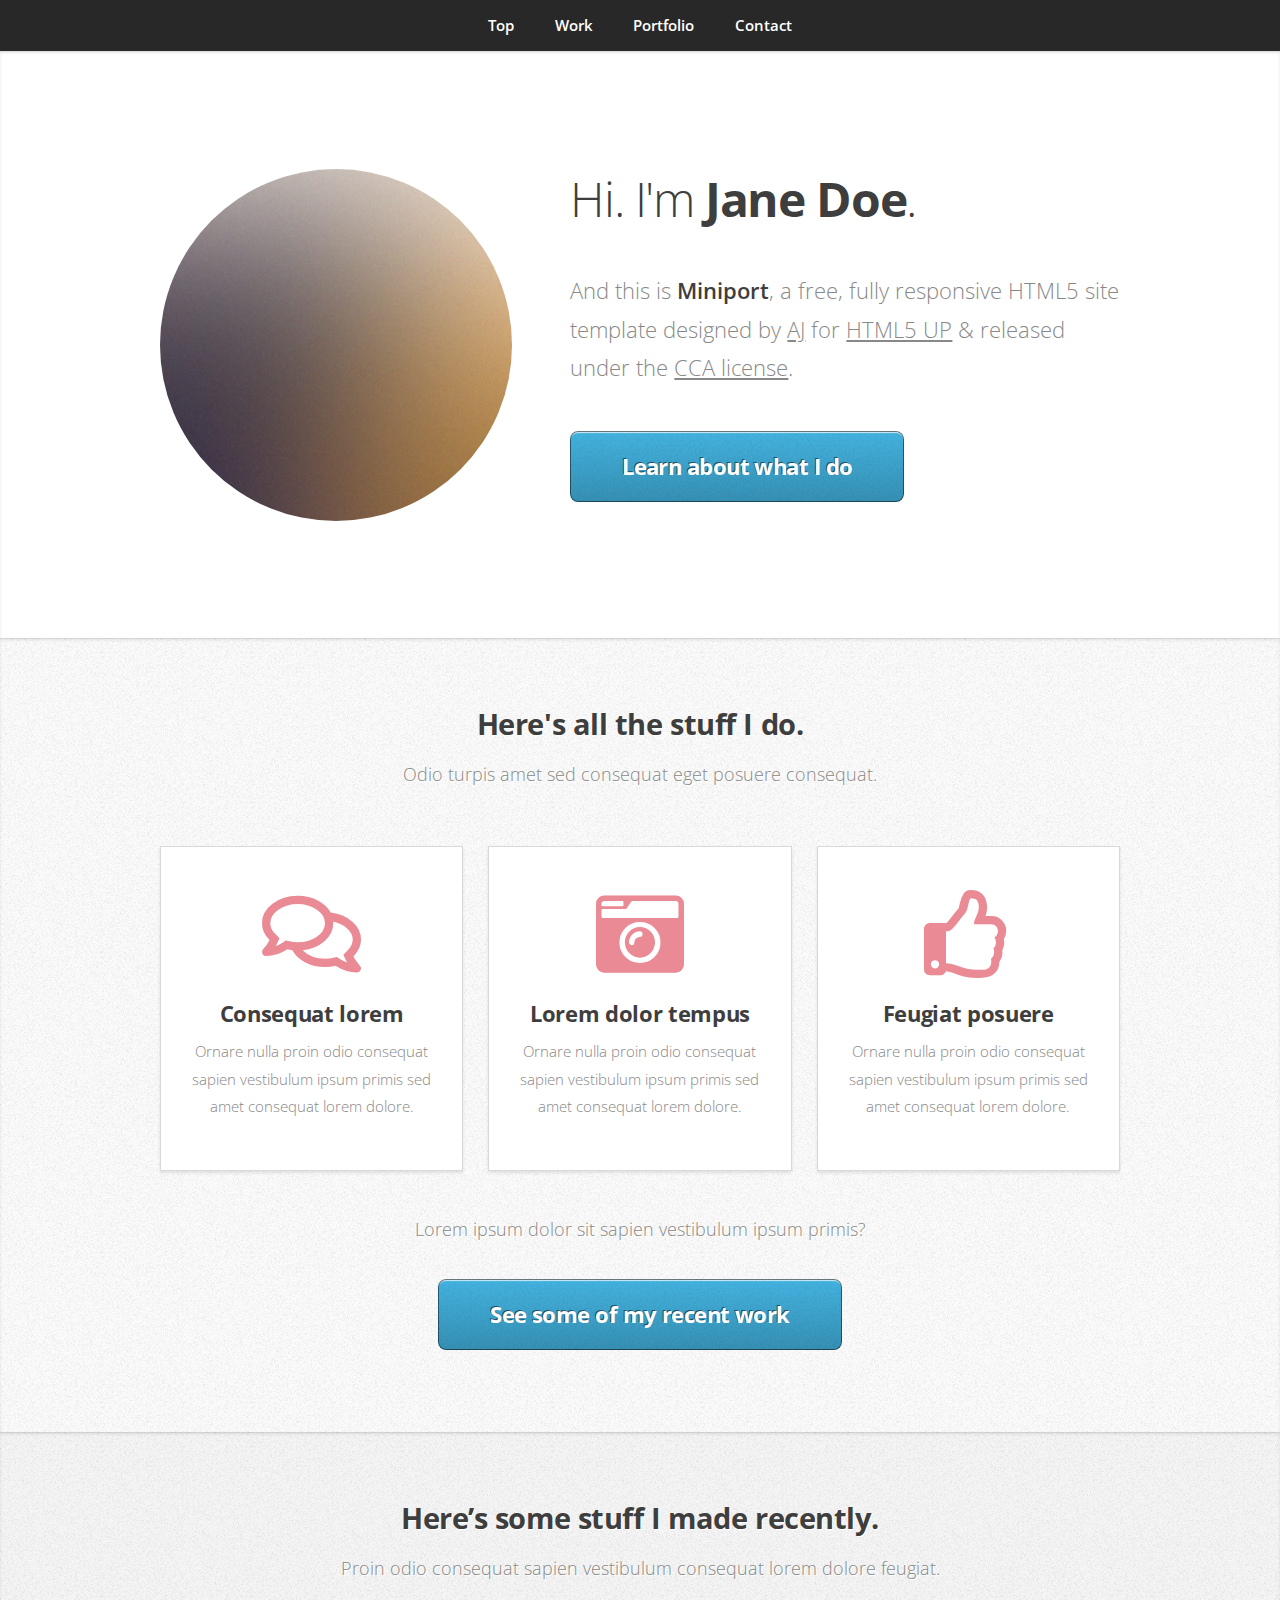
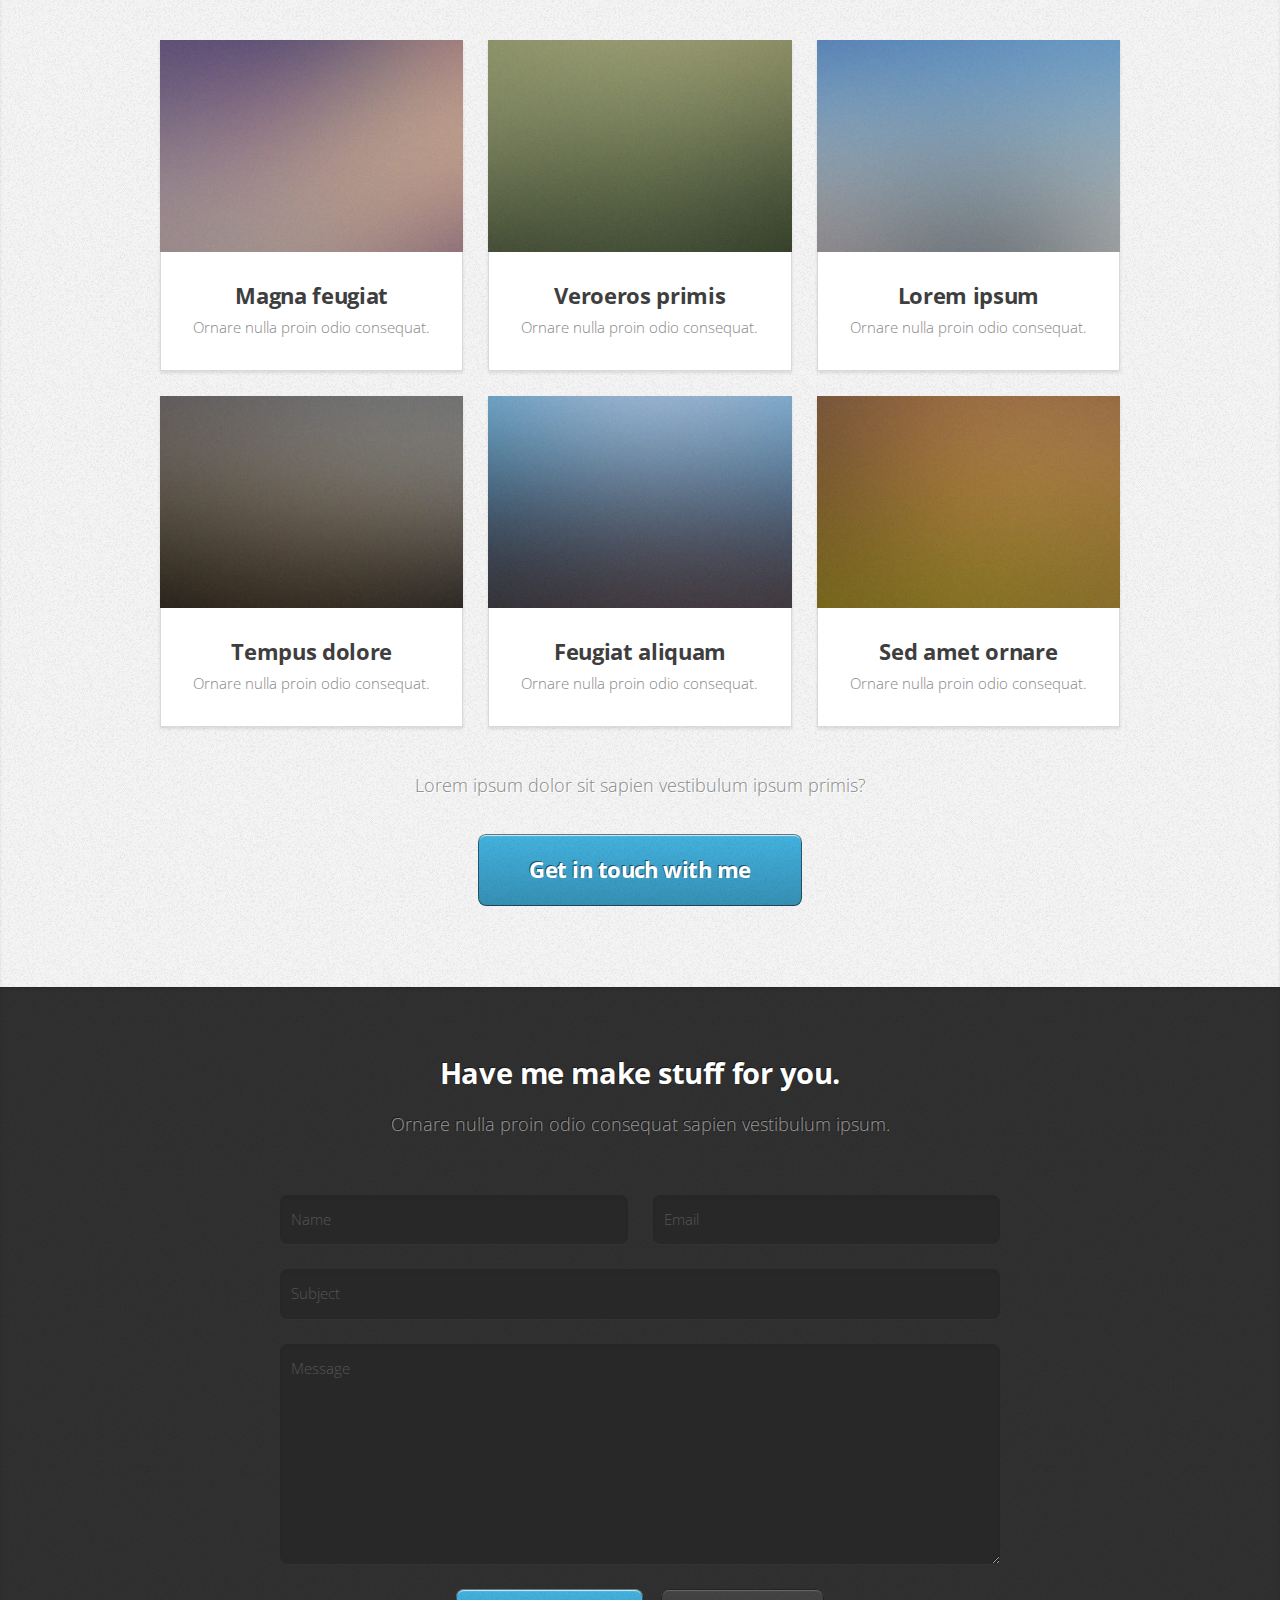
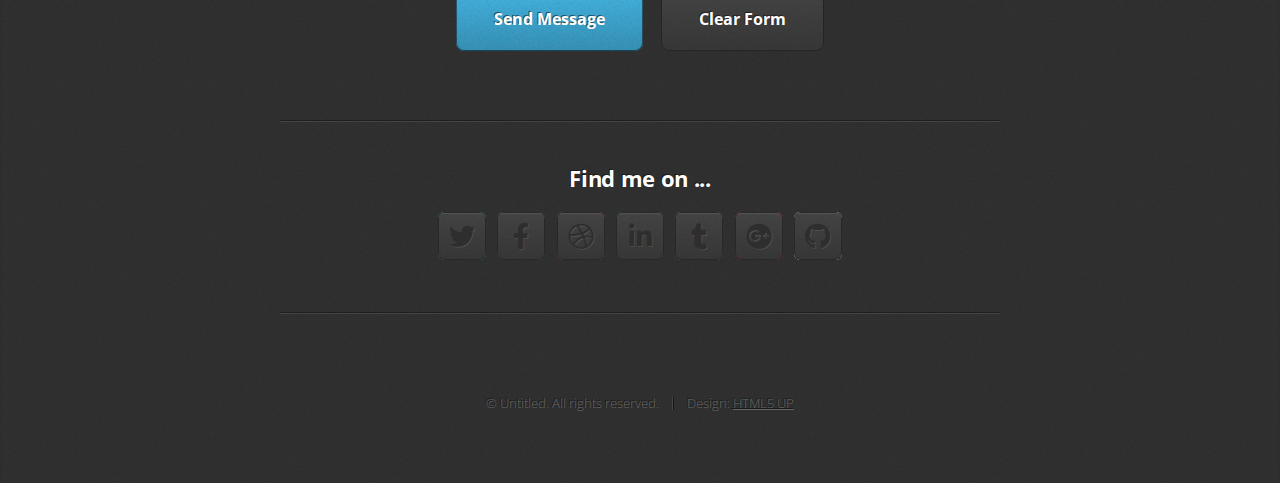
<file: Templates/html5up-miniport/index.html>
<!DOCTYPE HTML>
<!--
	Miniport by HTML5 UP
	html5up.net | @ajlkn
	Free for personal and commercial use under the CCA 3.0 license (html5up.net/license)
-->
<html>
	<head>
		<title>Miniport by HTML5 UP</title>
		<meta charset="utf-8" />
		<meta name="viewport" content="width=device-width, initial-scale=1, user-scalable=no" />
		<link rel="stylesheet" href="assets/css/main.css" />
	</head>
	<body class="is-preload">

		<!-- Nav -->
			<nav id="nav">
				<ul class="container">
					<li><a href="#top">Top</a></li>
					<li><a href="#work">Work</a></li>
					<li><a href="#portfolio">Portfolio</a></li>
					<li><a href="#contact">Contact</a></li>
				</ul>
			</nav>

		<!-- Home -->
			<article id="top" class="wrapper style1">
				<div class="container">
					<div class="row">
						<div class="col-4 col-5-large col-12-medium">
							<span class="image fit"><img src="images/pic00.jpg" alt="" /></span>
						</div>
						<div class="col-8 col-7-large col-12-medium">
							<header>
								<h1>Hi. I'm <strong>Jane Doe</strong>.</h1>
							</header>
							<p>And this is <strong>Miniport</strong>, a free, fully responsive HTML5 site template designed by <a href="http://twitter.com/ajlkn">AJ</a> for <a href="http://html5up.net">HTML5 UP</a> &amp; released under the <a href="http://html5up.net/license">CCA license</a>.</p>
							<a href="#work" class="button large scrolly">Learn about what I do</a>
						</div>
					</div>
				</div>
			</article>

		<!-- Work -->
			<article id="work" class="wrapper style2">
				<div class="container">
					<header>
						<h2>Here's all the stuff I do.</h2>
						<p>Odio turpis amet sed consequat eget posuere consequat.</p>
					</header>
					<div class="row aln-center">
						<div class="col-4 col-6-medium col-12-small">
							<section class="box style1">
								<span class="icon featured fa-comments"></span>
								<h3>Consequat lorem</h3>
								<p>Ornare nulla proin odio consequat sapien vestibulum ipsum primis sed amet consequat lorem dolore.</p>
							</section>
						</div>
						<div class="col-4 col-6-medium col-12-small">
							<section class="box style1">
								<span class="icon solid featured fa-camera-retro"></span>
								<h3>Lorem dolor tempus</h3>
								<p>Ornare nulla proin odio consequat sapien vestibulum ipsum primis sed amet consequat lorem dolore.</p>
							</section>
						</div>
						<div class="col-4 col-6-medium col-12-small">
							<section class="box style1">
								<span class="icon featured fa-thumbs-up"></span>
								<h3>Feugiat posuere</h3>
								<p>Ornare nulla proin odio consequat sapien vestibulum ipsum primis sed amet consequat lorem dolore.</p>
							</section>
						</div>
					</div>
					<footer>
						<p>Lorem ipsum dolor sit sapien vestibulum ipsum primis?</p>
						<a href="#portfolio" class="button large scrolly">See some of my recent work</a>
					</footer>
				</div>
			</article>

		<!-- Portfolio -->
			<article id="portfolio" class="wrapper style3">
				<div class="container">
					<header>
						<h2>Here’s some stuff I made recently.</h2>
						<p>Proin odio consequat  sapien vestibulum consequat lorem dolore feugiat.</p>
					</header>
					<div class="row">
						<div class="col-4 col-6-medium col-12-small">
							<article class="box style2">
								<a href="#" class="image featured"><img src="images/pic01.jpg" alt="" /></a>
								<h3><a href="#">Magna feugiat</a></h3>
								<p>Ornare nulla proin odio consequat.</p>
							</article>
						</div>
						<div class="col-4 col-6-medium col-12-small">
							<article class="box style2">
								<a href="#" class="image featured"><img src="images/pic02.jpg" alt="" /></a>
								<h3><a href="#">Veroeros primis</a></h3>
								<p>Ornare nulla proin odio consequat.</p>
							</article>
						</div>
						<div class="col-4 col-6-medium col-12-small">
							<article class="box style2">
								<a href="#" class="image featured"><img src="images/pic03.jpg" alt="" /></a>
								<h3><a href="#">Lorem ipsum</a></h3>
								<p>Ornare nulla proin odio consequat.</p>
							</article>
						</div>
						<div class="col-4 col-6-medium col-12-small">
							<article class="box style2">
								<a href="#" class="image featured"><img src="images/pic04.jpg" alt="" /></a>
								<h3><a href="#">Tempus dolore</a></h3>
								<p>Ornare nulla proin odio consequat.</p>
							</article>
						</div>
						<div class="col-4 col-6-medium col-12-small">
							<article class="box style2">
								<a href="#" class="image featured"><img src="images/pic05.jpg" alt="" /></a>
								<h3><a href="#">Feugiat aliquam</a></h3>
								<p>Ornare nulla proin odio consequat.</p>
							</article>
						</div>
						<div class="col-4 col-6-medium col-12-small">
							<article class="box style2">
								<a href="#" class="image featured"><img src="images/pic06.jpg" alt="" /></a>
								<h3><a href="#">Sed amet ornare</a></h3>
								<p>Ornare nulla proin odio consequat.</p>
							</article>
						</div>
					</div>
					<footer>
						<p>Lorem ipsum dolor sit sapien vestibulum ipsum primis?</p>
						<a href="#contact" class="button large scrolly">Get in touch with me</a>
					</footer>
				</div>
			</article>

		<!-- Contact -->
			<article id="contact" class="wrapper style4">
				<div class="container medium">
					<header>
						<h2>Have me make stuff for you.</h2>
						<p>Ornare nulla proin odio consequat sapien vestibulum ipsum.</p>
					</header>
					<div class="row">
						<div class="col-12">
							<form method="post" action="#">
								<div class="row">
									<div class="col-6 col-12-small">
										<input type="text" name="name" id="name" placeholder="Name" />
									</div>
									<div class="col-6 col-12-small">
										<input type="text" name="email" id="email" placeholder="Email" />
									</div>
									<div class="col-12">
										<input type="text" name="subject" id="subject" placeholder="Subject" />
									</div>
									<div class="col-12">
										<textarea name="message" id="message" placeholder="Message"></textarea>
									</div>
									<div class="col-12">
										<ul class="actions">
											<li><input type="submit" value="Send Message" /></li>
											<li><input type="reset" value="Clear Form" class="alt" /></li>
										</ul>
									</div>
								</div>
							</form>
						</div>
						<div class="col-12">
							<hr />
							<h3>Find me on ...</h3>
							<ul class="social">
								<li><a href="#" class="icon brands fa-twitter"><span class="label">Twitter</span></a></li>
								<li><a href="#" class="icon brands fa-facebook-f"><span class="label">Facebook</span></a></li>
								<li><a href="#" class="icon brands fa-dribbble"><span class="label">Dribbble</span></a></li>
								<li><a href="#" class="icon brands fa-linkedin-in"><span class="label">LinkedIn</span></a></li>
								<li><a href="#" class="icon brands fa-tumblr"><span class="label">Tumblr</span></a></li>
								<li><a href="#" class="icon brands fa-google-plus"><span class="label">Google+</span></a></li>
								<li><a href="#" class="icon brands fa-github"><span class="label">Github</span></a></li>
								<!--
								<li><a href="#" class="icon solid fa-rss"><span>RSS</span></a></li>
								<li><a href="#" class="icon brands fa-instagram"><span>Instagram</span></a></li>
								<li><a href="#" class="icon brands fa-foursquare"><span>Foursquare</span></a></li>
								<li><a href="#" class="icon brands fa-skype"><span>Skype</span></a></li>
								<li><a href="#" class="icon brands fa-soundcloud"><span>Soundcloud</span></a></li>
								<li><a href="#" class="icon brands fa-youtube"><span>YouTube</span></a></li>
								<li><a href="#" class="icon brands fa-blogger"><span>Blogger</span></a></li>
								<li><a href="#" class="icon brands fa-flickr"><span>Flickr</span></a></li>
								<li><a href="#" class="icon brands fa-vimeo"><span>Vimeo</span></a></li>
								-->
							</ul>
							<hr />
						</div>
					</div>
					<footer>
						<ul id="copyright">
							<li>&copy; Untitled. All rights reserved.</li><li>Design: <a href="http://html5up.net">HTML5 UP</a></li>
						</ul>
					</footer>
				</div>
			</article>

		<!-- Scripts -->
			<script src="assets/js/jquery.min.js"></script>
			<script src="assets/js/jquery.scrolly.min.js"></script>
			<script src="assets/js/browser.min.js"></script>
			<script src="assets/js/breakpoints.min.js"></script>
			<script src="assets/js/util.js"></script>
			<script src="assets/js/main.js"></script>

	</body>
</html>
</file>
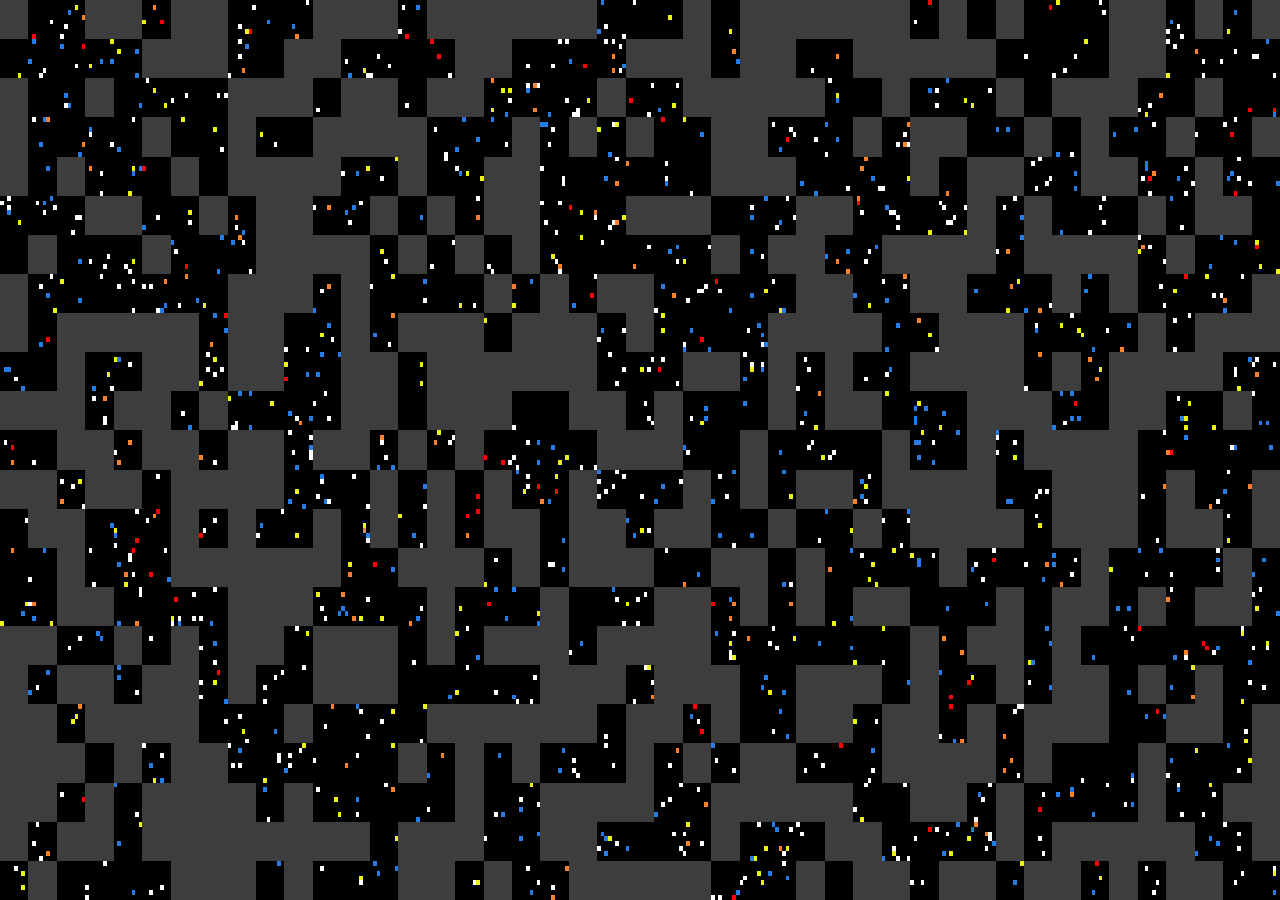
<file: TEST/pilex-art-main copy/index.html>
<!DOCTYPE html>
<html lang="en">
<head>
    <meta charset="UTF-8">
    <meta http-equiv="X-UA-Compatible" content="IE=edge">
    <meta name="viewport" content="width=device-width, initial-scale=1.0">
    <link rel="stylesheet" href="style.css">
    <title>Document</title>
</head>
<body>
    <!-- <div class="navbar">
        <button class="btn">Reset</button>
        <input type="color" value="#00eeff" class="color">
        <input type="number" value="30" class="size">
    </div> -->
    <div class="container">
    </div>
    <script src="main.js"></script>
</body>
</html>
</file>
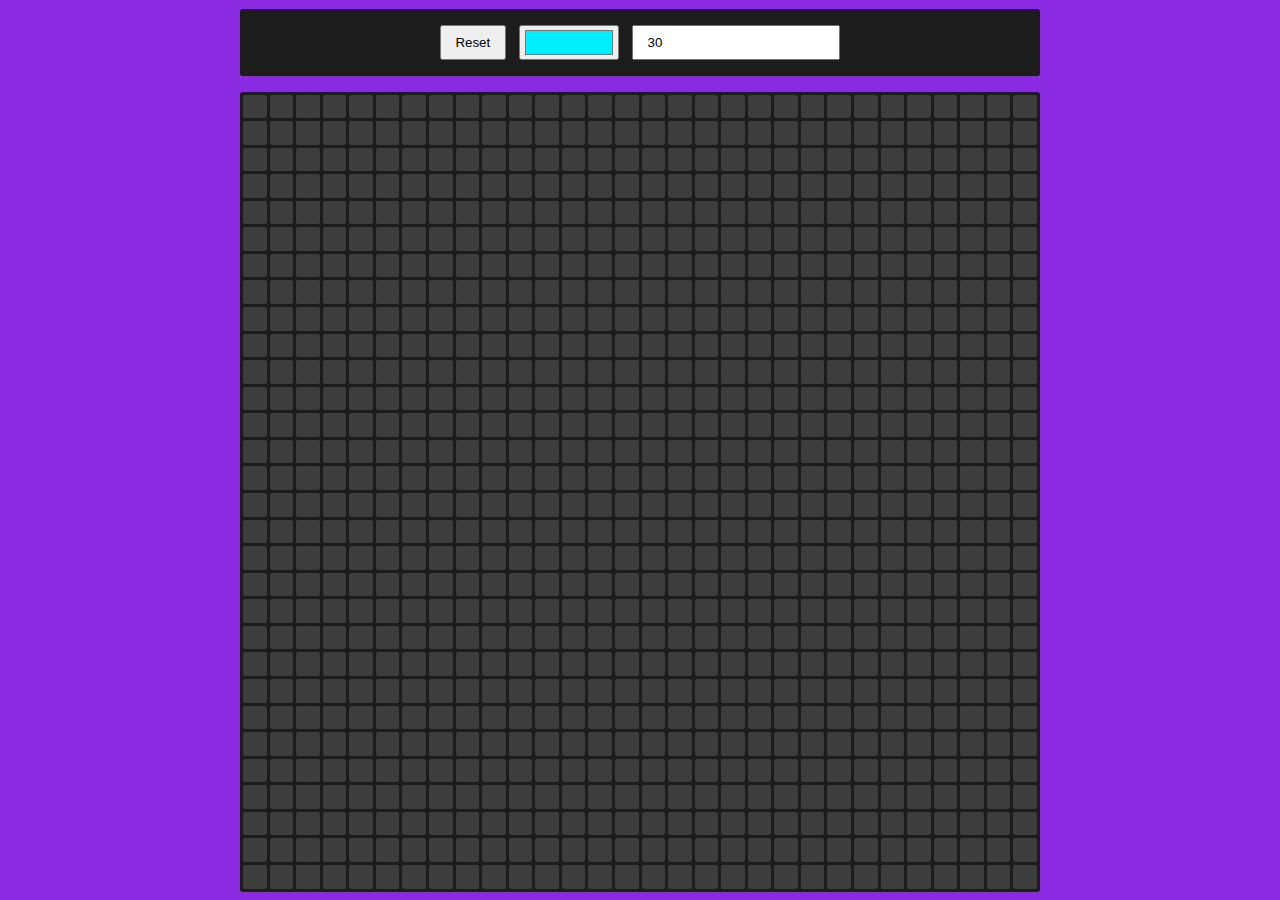
<file: TEST/pilex-art-main/index.html>
<!DOCTYPE html>
<html lang="en">
<head>
    <meta charset="UTF-8">
    <meta http-equiv="X-UA-Compatible" content="IE=edge">
    <meta name="viewport" content="width=device-width, initial-scale=1.0">
    <link rel="stylesheet" href="style.css">
    <title>Document</title>
</head>
<body>
    <div class="navbar">
        <button class="btn">Reset</button>
        <input type="color" value="#00eeff" class="color">
        <input type="number" value="30" class="size">
    </div>
    <div class="container">
    </div>
    <script src="main.js"></script>
</body>
</html>
</file>
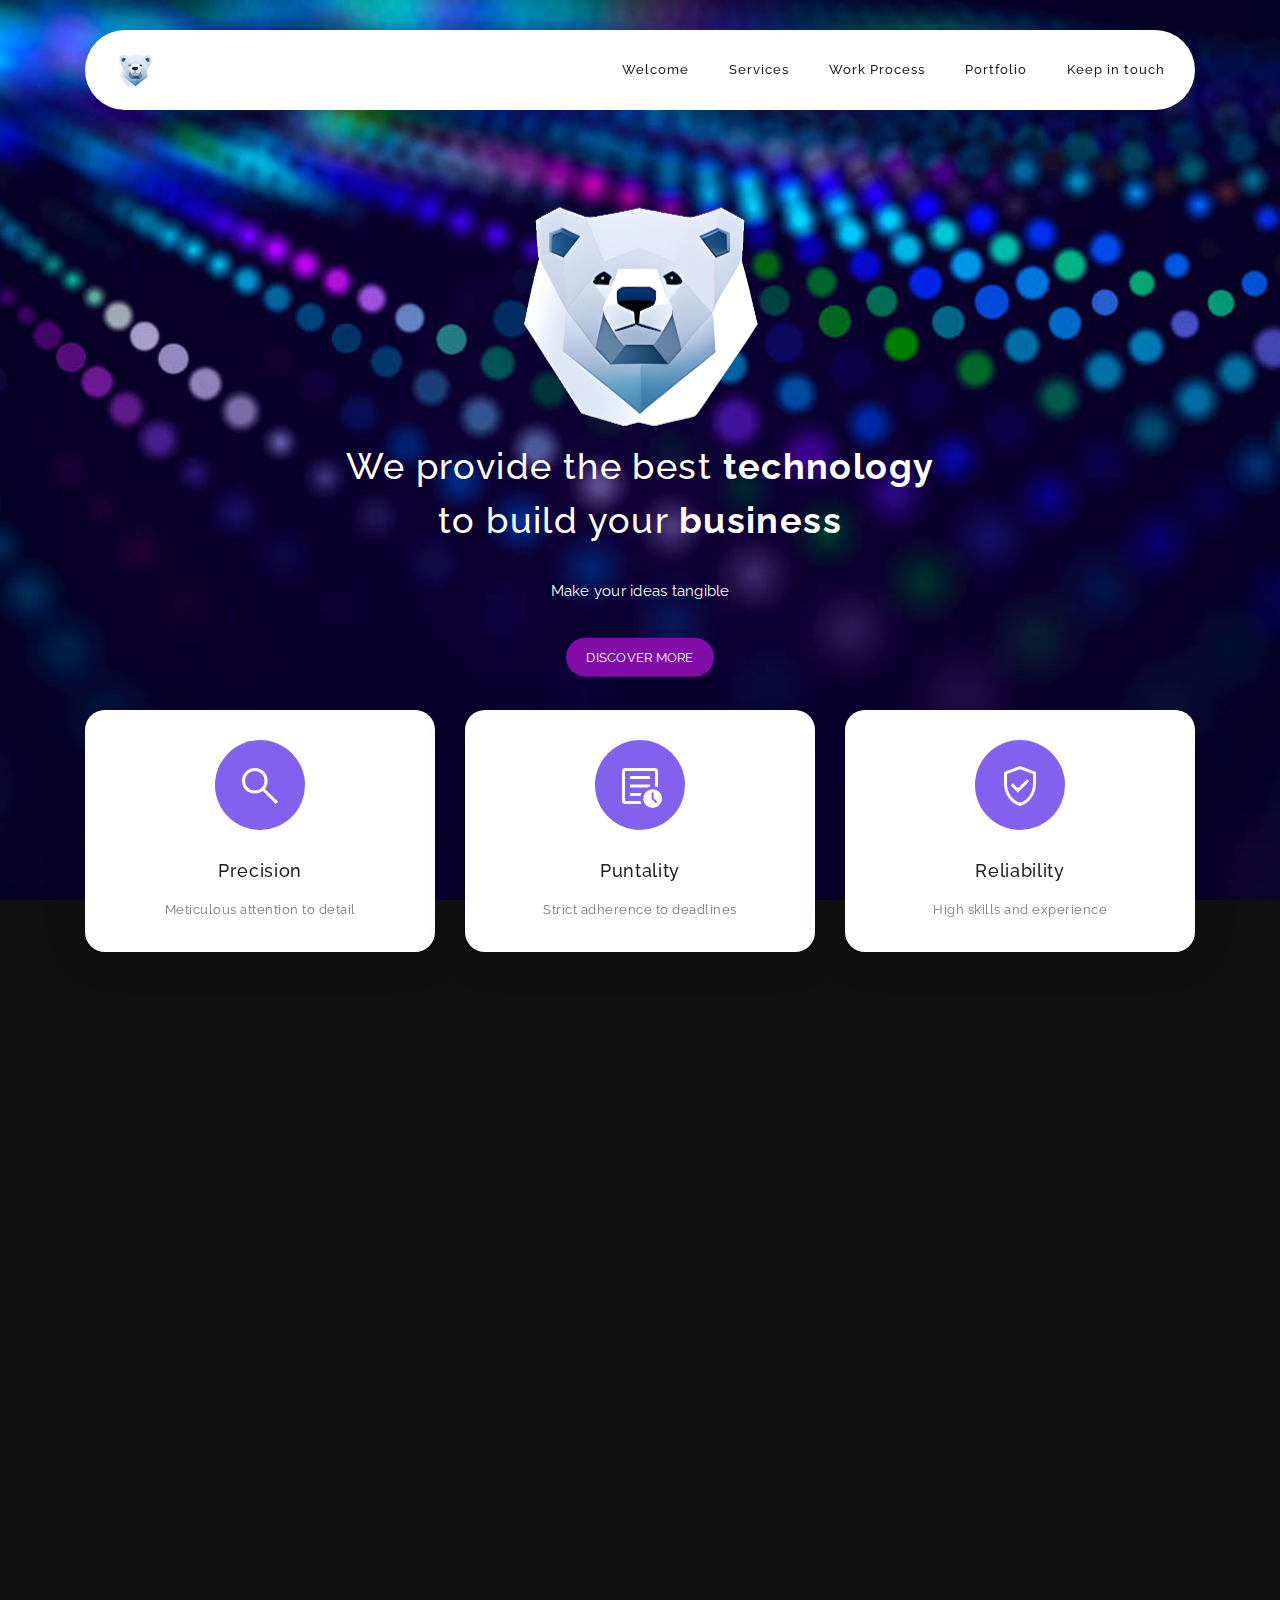
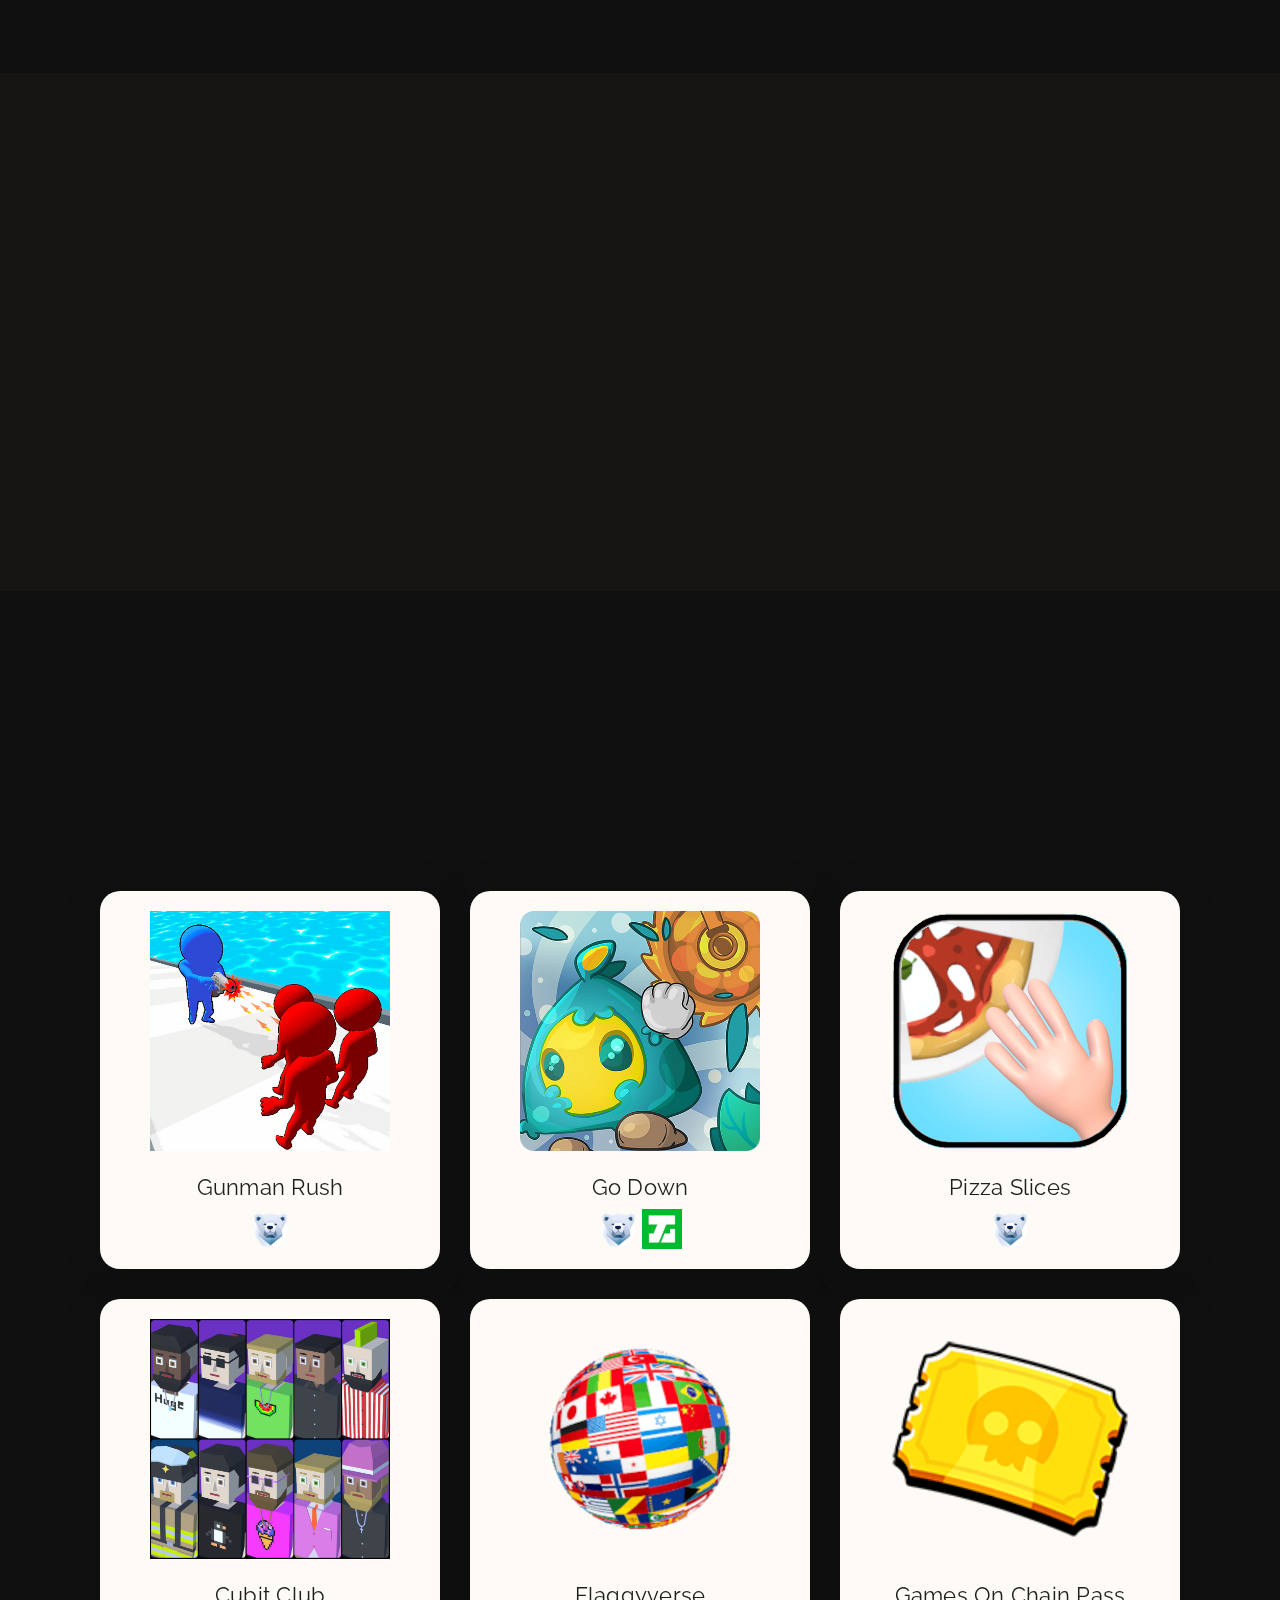
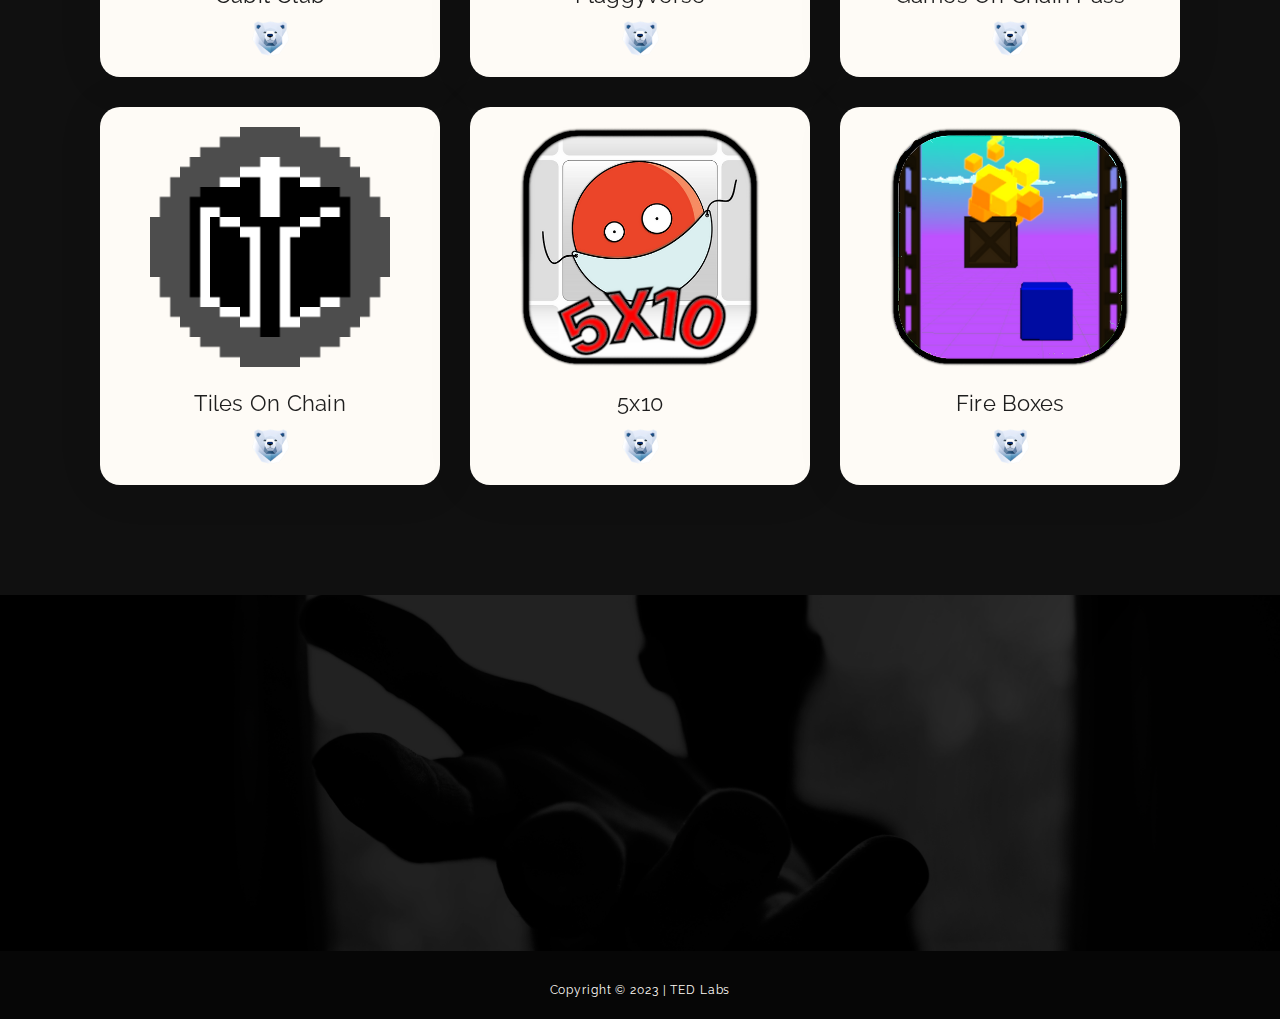
<file: Templates/_personal/01/index.html>
<!DOCTYPE html>
<html lang="en">
   <head>
        <meta charset="utf-8">
        <meta name="viewport" content="width=device-width, initial-scale=1, shrink-to-fit=no">
        <meta name="author" content="TED Labs">
        <link href="https://fonts.googleapis.com/css?family=Raleway:100,300,400,500,700,900" rel="stylesheet">

        <!--  Essential META Tags -->
        <title>Dr. TED</title>
        <meta name="title" content="TED Labs">
        <meta name="description" content="TED Labs is a new tech company specialized in App and Dapp Development that makes your ideas tangible.">
        <link rel="shortcut icon" href="assets/images/logos/logo-01.png" type="image/svg+xml">
        <meta name="image" content="https://raw.githubusercontent.com/andrea6917/Home/main/assets/images/logos/logo-00.png">

        <meta property="og:title" content="Ted Labs">
        <meta property="og:description" content="TED Labs is a new tech company specialized in App and Dapp Development that makes your ideas tangible.">
        <meta property="og:type" content="website">
        <meta property="og:image" content="https://raw.githubusercontent.com/andrea6917/Home/main/assets/images/logos/logo-00.png">
        <meta property="og:image:secure_url" content="https://raw.githubusercontent.com/andrea6917/Home/main/assets/images/logos/logo-00.png">
        <meta property="og:url" content="https://andrea6917.github.io/Home/">
        <meta property="og:site_name" content="Ted Labs">

        <meta name="twitter:card" content="summary"/>
        <meta name="twitter:title" content="Ted Labs"/>
        <meta name="twitter:description" content="TED Labs is a new tech company specialized in App and Dapp Development that makes your ideas tangible."/>
        <meta name="twitter:image" content="https://raw.githubusercontent.com/andrea6917/Home/main/assets/images/logos/logo-00.png"/>
        <meta name="twitter:image:secure_url" content="https://raw.githubusercontent.com/andrea6917/Home/main/assets/images/logos/logo-00.png"/>
        <meta name="twitter:card" content="summary_large_image"/>
        <meta name="twitter:image:alt" content="Alt text for image"/>
        <!-- <meta name="twitter:site" content="@nytimesbits" />
        <meta name="twitter:creator" content="@nickbilton" /> -->

        <!--  Non-Essential, But Recommended -->

        <!--  Non-Essential, But Required for Analytics -->
        <!-- <meta property="fb:app_id" content="your_app_id" />
        <meta name="twitter:site" content="@website-username"> -->

        <!-- Additional CSS Files -->
        <link rel="stylesheet" type="text/css" href="assets/css/bootstrap.min.css">
        <link rel="stylesheet" type="text/css" href="assets/css/font-awesome.css">
        <link rel="stylesheet" href="assets/css/templatemo-softy-pinko.css">
        <!-- font icons -->
        <link rel="stylesheet" href="assets/vendors/themify-icons/css/themify-icons.css">
        <!-- Bootstrap + LeadMark main styles -->
        <link rel="stylesheet" href="assets/css/leadmark.css">
    </head>
    
   <body>
    
    <!-- ***** Preloader Start ***** -->
    <div id="preloader">
        <div class="jumper">
            <div></div>
            <div></div>
            <div></div>
        </div>
    </div>  
    <!-- ***** Preloader End ***** -->
    
    
    <!-- ***** Header Area Start ***** -->
    <header class="header-area header-sticky">
        <div class="container">
            <div class="row">
                <div class="col-12">
                    <nav class="main-nav">
                        <!-- ***** Logo Start ***** -->
                        <a class="logo">
                            <img src="assets/images/logos/logo-01.png" alt="TED Labs"/>
                        </a>
                        <!-- ***** Logo End ***** -->
                        <!-- ***** Menu Start ***** -->
                        <ul class="nav">
                            <li><a href="#welcome" class="active">Welcome</a></li>
                            <!-- <li><a href="#features">About</a></li> -->
                            <li><a href="#services">Services</a></li>
                            <li><a href="#work-process">Work Process</a></li>
                            <li><a href="#portfolio">Portfolio</a></li>
                            <li><a href="#contact-us">Keep in touch</a></li>
                        </ul>
                        <a class='menu-trigger'>
                            <span>Menu</span>
                        </a>
                        <!-- ***** Menu End ***** -->
                    </nav>
                </div>
            </div>
        </div>
    </header>
    <!-- ***** Header Area End ***** -->

    <!-- ***** Welcome Area Start ***** -->
    <div class="welcome-area" id="welcome">

        <!-- ***** Header Text Start ***** -->
        <div class="header-text">
            <div class="container">
                <div class="row">
                    <div class="offset-xl-2 col-xl-8 offset-lg-2 col-lg-2 col-md-2 col-sm-2">
                        <div class="center-heading">
                            <img src="assets/images/logos/logo-02.png" class="rounded img-fluid d-block mx-auto" alt="App">
                        </div>
                        <h1>We provide the best <strong>technology</strong>
                        <br>to build your <strong>business</strong></h1>
                        <p>Make your ideas tangible</p>
                        <a href="#services" class="main-button-slider">Discover More</a>
                    </div>
                </div>
            </div>
        </div>
        <!-- ***** Header Text End ***** -->
    </div>
    <!-- ***** Welcome Area End ***** -->

    <!-- ***** Features Small Start ***** -->
    <section class="section home-feature">
        <div class="container">
            <div class="row">
                <div class="col-lg-12">
                    <div class="row">
                        <!-- ***** Features Small Item Start ***** -->
                        <div class="col-lg-4 col-md-6 col-sm-6 col-12" data-scroll-reveal="enter bottom move 50px over 0.6s after 0.2s">
                            <div class="features-small-item">
                                <div class="icon">
                                    <i><img src="assets/images/icons/icon-feature-precision.svg" alt=""></i>
                                </div>
                                <h5 class="features-title">Precision</h5>
                                <p>Meticulous attention to detail</p>
                            </div>
                        </div>
                        <!-- ***** Features Small Item End ***** -->

                        <!-- ***** Features Small Item Start ***** -->
                        <div class="col-lg-4 col-md-6 col-sm-6 col-12" data-scroll-reveal="enter bottom move 50px over 0.6s after 0.4s">
                            <div class="features-small-item">
                                <div class="icon">
                                    <i><img src="assets/images/icons/icon-feature-punctuality.svg" alt=""></i>
                                </div>
                                <h5 class="features-title">Puntality</h5>
                                <p>Strict adherence to deadlines</p>
                            </div>
                        </div>
                        <!-- ***** Features Small Item End ***** -->

                        <!-- ***** Features Small Item Start ***** -->
                        <div class="col-lg-4 col-md-6 col-sm-6 col-12" data-scroll-reveal="enter bottom move 50px over 0.6s after 0.6s">
                            <div class="features-small-item">
                                <div class="icon">
                                    <i><img src="assets/images/icons/icon-feature-reliability.svg" alt=""></i>
                                </div>
                                <h5 class="features-title">Reliability</h5>
                                <p>High skills and experience</p>
                            </div>
                        </div>
                        <!-- ***** Features Small Item End ***** -->
                    </div>
                </div>
            </div>
        </div>
    </section>
    <!-- ***** Features Small End ***** -->

    <!-- ***** Features Big Item Start ***** -->
    <!-- <section class="section padding-top-70 padding-bottom-70" id="features">
        <div class="container">
            <div class="row">
                    <div class="col-lg-12" data-scroll-reveal="enter bottom move 30px over 0.6s after 0.15s">
                        <div class="center-heading">
                            <h1 class="section-title">About TED Labs</h1>
                        </div>
                    </div>
                </div>
                <div class="col-lg-2 offset-lg-5" data-scroll-reveal="enter bottom move 30px over 0.6s after 0.15s">
                    <div class="center-heading">
                        <img src="assets/images/logos/logo-00.png" class="rounded img-fluid d-block mx-auto" alt="App">
                    </div>
                </div>
                <div class="col-lg-12">
                    <div class="left-text">
                        <p class="align-self-center" data-scroll-reveal="enter right move 30px over 0.6s after 0.2s"><br><br>TED Labs is an ambitious tech company that specializes in <strong>App and Dapp development</strong> to turn your ideas into reality.</p>
                        <p class="align-self-center" data-scroll-reveal="enter right move 30px over 0.6s after 0.2s"><br><br>We're all about precision and paying meticulous attention to <strong>detail</strong>, so we can provide you with personalized and innovative solutions that meet your specific needs.</p>
                        <p class="align-self-center" data-scroll-reveal="enter right move 30px over 0.6s after 0.2s"><br><br>We take <strong>punctuality</strong> seriously and always stick to our deadlines.</p> 
                        <p class="align-self-center" data-scroll-reveal="enter right move 30px over 0.6s after 0.2s"><br><br>With our extensive <strong>skills and experience</strong> in the industry, we can deliver advanced technical solutions that help you achieve your business goals efficiently and effectively.</p> 
                        <p class="align-self-center" data-scroll-reveal="enter right move 30px over 0.6s after 0.2s"><br><br>We're committed to maintaining <strong>high quality</strong> standards and ensuring an optimal user experience.</p> 
                        <p class="align-self-center" data-scroll-reveal="enter right move 30px over 0.6s after 0.2s"><br><br>With us by your side, you can count on cutting-edge tech solutions that set you apart from the competition and help you reach your desired <strong>success</strong>.</p>
                        </p>
                    </div>
            </div>
        </div>
    </section> -->
    <!-- ***** Features Big Item End ***** -->







    <!--
    <section class="section padding-top-70 padding-bottom-0" id="features">
        <div class="container">
            <div class="row">
                <div class="col-lg-5 col-md-12 col-sm-12 align-self-center" data-scroll-reveal="enter left move 30px over 0.6s after 0.4s">
                    <img src="assets/images/left-image.png" class="rounded img-fluid d-block mx-auto" alt="App">
                </div>
                <div class="col-lg-1"></div>
                <div class="col-lg-6 col-md-12 col-sm-12 align-self-center mobile-top-fix">
                    <div class="left-heading">
                        <h2 class="section-title">Let’s discuss about you project</h2>
                    </div>
                    <div class="left-text">
                        <p>Nullam sit amet purus libero. Etiam ullamcorper nisl ut augue blandit, at finibus leo efficitur. Nam gravida purus non sapien auctor, ut aliquam magna ullamcorper.</p>
                    </div>
                </div>
            </div>
            <div class="row">
                <div class="col-lg-12">
                    <div class="hr"></div>
                </div>
            </div>
        </div>
    </section>

    <section class="section padding-bottom-100">
        <div class="container">
            <div class="row">
                <div class="col-lg-6 col-md-12 col-sm-12 align-self-center mobile-bottom-fix">
                    <div class="left-heading">
                        <h2 class="section-title">We can help you to grow your business</h2>
                    </div>
                    <div class="left-text">
                        <p>Aenean pretium, ipsum et porttitor auctor, metus ipsum iaculis nisi, a bibendum lectus libero vitae urna. Sed id leo eu dolor luctus congue sed eget ipsum. Nunc nec luctus libero. Etiam quis dolor elit.</p>
                    </div>
                </div>
                <div class="col-lg-1"></div>
                <div class="col-lg-5 col-md-12 col-sm-12 align-self-center mobile-bottom-fix-big" data-scroll-reveal="enter right move 30px over 0.6s after 0.4s">
                    <img src="assets/images/right-image.png" class="rounded img-fluid d-block mx-auto" alt="App">
                </div>
            </div>
        </div>
    </section>
    -->


    <!-- SERVICES 
    
        1) App And Games Development
        2) DApp Development
        ..) Smart Contract (ERC20-721-1155)
        3) Website Design & Build

        - Smart Contracts / Audits

        - Art & Creative Direction
        - Marketing & Strategy
        - Custom Tools & Bots
        - Full Stack Development
    
    -->



    <!-- ***** Home Parallax Start ***** -->
    <section id="services" class="services">
            <div class="container">
                <div class="row">
                    <div class="col-lg-12 padding-top-70" data-scroll-reveal="enter bottom move 30px over 0.6s after 0.15s">
                        <div class="center-heading">
                            <h1 class="section-title">Services</h1>
                        </div>
                    </div>
                    <!-- <div class="offset-lg-3 col-lg-6" data-scroll-reveal="enter bottom move 30px over 0.6s after 0.15s">
                        <div class="center-text">
                            <p>servicesss</p>
                        </div>
                    </div> -->
                </div>

                <section class="section padding-top-70 padding-bottom-70">
                    <div class="container">
                        <div class="row">
                            <div class="col-lg-3 col-md-12 col-sm-12 align-self-center" data-scroll-reveal="enter left move 30px over 0.6s after 0.3s">
                                <img src="assets/images/services/service_01.png" class="rounded img-fluid d-block mx-auto">
                                <div class="center-heading padding-top-70"><h1 class="section-title">App and Game Development</h1></div>
                            </div>
                            <div class="col-lg-3 col-md-12 col-sm-12 align-self-center" data-scroll-reveal="enter left move 30px over 0.6s after 0.4s">
                                <img src="assets/images/services/service_02.png" class="rounded img-fluid d-block mx-auto">
                                <div class="center-heading padding-top-70"><h1 class="section-title">NFT & Web3 Projects</h1></div>
                            </div>
                            <div class="col-lg-3 col-md-12 col-sm-12 align-self-center" data-scroll-reveal="enter right move 30px over 0.6s after 0.4s">
                                <img src="assets/images/services/service_03.png" class="rounded img-fluid d-block mx-auto">
                                <div class="center-heading padding-top-70"><h1 class="section-title">Smart Contracts Deploy & Audit</h1></div>
                            </div>
                            <div class="col-lg-3 col-md-12 col-sm-12 align-self-center" data-scroll-reveal="enter right move 30px over 0.6s after 0.3s">
                                <img src="assets/images/services/service_04.png" class="rounded img-fluid d-block mx-auto">
                                <div class="center-heading padding-top-70"><h1 class="section-title">Website<br>Design & Build</h1></div>
                            </div>


                                    <!-- <img src="assets/images/services/Smartphone applications - 480x489.png" alt="">
                                    <h2 class="section-title">App Development</h2>
                                    <img src="assets/images/services/NFT minting process - 640x533.png" alt="">
                                    <h2 class="section-title">App Development</h2>
                                    <img src="assets/images/services/smc-banner.png" alt="">
                                    <h2 class="section-title">App Development</h2>
                                    <img src="assets/images/services/Website Maintenance - 640x478.png" alt="">
                                    <h2 class="section-title">App Development</h2> -->


                            <!-- <div class="col-lg-2 col-md-3 col-sm-6 col-6" data-scroll-reveal="enter left move 30px over 0.6s after 0.95s">
                                <a href="#" class="mini-box">
                                    <i><img src="assets/images/icons/icon-approve-00.svg" alt=""></i>
                                    <strong>Approve</strong>
                                </a>
                            </div> -->
                            <!-- <div class="col-lg-2 col-md-3 col-sm-6 col-6" data-scroll-reveal="enter left move 30px over 0.6s after 1.15s">
                                <a href="#" class="mini-box">
                                    <i><img src="assets/images/icons/icon-launch-00.svg" alt=""></i>
                                    <strong>Launch</strong>
                                </a>
                            </div> -->
                        </div>
                    </div>
                </section>

                <!-- <section class="section padding-top-70 padding-bottom-0">
                    <div class="container">
                        <div class="row">
                            <div class="col-lg-3"></div>
                            <div class="col-lg-2 col-md-12 col-sm-12 align-self-center" data-scroll-reveal="enter left move 30px over 0.6s after 0.4s">
                                <img src="assets/images/services/Smartphone applications - 480x489.png" class="rounded img-fluid d-block mx-auto" alt="App">
                            </div>
                            <div class="col-lg-1"></div>
                            <div class="col-lg-6 col-md-12 col-sm-12 align-self-center mobile-top-fix" data-scroll-reveal="enter right move 30px over 0.6s after 0.4s">
                                <div class="left-heading">
                                    <h2 class="section-title">App Development</h2>
                                </div>
                                <div class="left-text">
                                    <p>Nullam sit amet purus libero. Etiam ullamcorper nisl ut augue blandit, at finibus leo efficitur. Nam gravida purus non sapien auctor, ut aliquam magna ullamcorper.</p>
                                </div>
                            </div>
                        </div>
                    </div>
                </section>

                <div class="row">
                    <div class="col-lg-12">
                        <div class="hr"></div>
                    </div>
                </div>

                <section class="section padding-bottom-0">
                    <div class="container">
                        <div class="row">
                            <div class="col-lg-6 col-md-12 col-sm-12 align-self-center mobile-bottom-fix" data-scroll-reveal="enter left move 30px over 0.6s after 0.4s">
                                <div class="left-heading">
                                    <h2 class="section-title">NFT Creation</h2>
                                </div>
                                <div class="left-text">
                                    <p>Aenean pretium, ipsum et porttitor auctor, metus ipsum iaculis nisi, a bibendum lectus libero vitae urna. Sed id leo eu dolor luctus congue sed eget ipsum. Nunc nec luctus libero. Etiam quis dolor elit.</p>
                                </div>
                            </div>
                            <div class="col-lg-1"></div>
                            <div class="col-lg-2 col-md-12 col-sm-12 align-self-center mobile-bottom-fix-big" data-scroll-reveal="enter right move 30px over 0.6s after 0.4s">
                                <img src="assets/images/services/NFT minting process - 640x533.png" class="rounded img-fluid d-block mx-auto" alt="App">
                            </div>
                        </div>
                    </div>
                </section>

                <div class="row">
                    <div class="col-lg-12">
                        <div class="hr"></div>
                    </div>
                </div>

                
                <section class="section padding-bottom-0">
                    <div class="container">
                        <div class="row">
                            <div class="col-lg-5 col-md-12 col-sm-12 align-self-center" data-scroll-reveal="enter left move 30px over 0.6s after 0.4s">
                                <img src="assets/images/services/smc-banner.png" class="rounded img-fluid d-block mx-auto" alt="App">
                            </div>
                            <div class="col-lg-1"></div>
                            <div class="col-lg-6 col-md-12 col-sm-12 align-self-center mobile-top-fix" data-scroll-reveal="enter right move 30px over 0.6s after 0.4s">
                                <div class="left-heading">
                                    <h2 class="section-title">Smart Contracts / Audits</h2>
                                </div>
                                <div class="left-text">
                                    <p>Nullam sit amet purus libero. Etiam ullamcorper nisl ut augue blandit, at finibus leo efficitur. Nam gravida purus non sapien auctor, ut aliquam magna ullamcorper.</p>
                                </div>
                            </div>
                        </div>
                    </div>
                </section>

                <div class="row">
                    <div class="col-lg-12">
                        <div class="hr"></div>
                    </div>
                </div>

                <section class="section padding-bottom-70">
                    <div class="container">
                        <div class="row">
                            <div class="col-lg-6 col-md-12 col-sm-12 align-self-center mobile-bottom-fix" data-scroll-reveal="enter left move 30px over 0.6s after 0.4s">
                                <div class="left-heading">
                                    <h2 class="section-title">Website Design & Build</h2>
                                </div>
                                <div class="left-text">
                                    <p>Aenean pretium, ipsum et porttitor auctor, metus ipsum iaculis nisi, a bibendum lectus libero vitae urna. Sed id leo eu dolor luctus congue sed eget ipsum. Nunc nec luctus libero. Etiam quis dolor elit.</p>
                                </div>
                            </div>
                            <div class="col-lg-1"></div>
                            <div class="col-lg-5 col-md-12 col-sm-12 align-self-center mobile-bottom-fix-big" data-scroll-reveal="enter right move 30px over 0.6s after 0.4s">
                                <img src="assets/images/services/Website Maintenance - 640x478.png" class="rounded img-fluid d-block mx-auto" alt="App">
                            </div>
                        </div>
                    </div>
                </section> -->

            </div>
    </section>
    <!-- ***** Home Parallax End ***** -->


    <!-- ***** Home Parallax Start ***** -->
    <section class="mini" id="work-process">
        <div class="mini-content">
            <div class="container">
                <div class="row">
                    <div class="offset-lg-3 col-lg-6" data-scroll-reveal="enter bottom move 30px over 0.6s after 0.15s">
                        <div class="info">
                            <h1>Work Process</h1>
                            <p>You will be followed from the first steps of the idea until its launch.</p>
                        </div>
                    </div>
                </div>

                <div class="row">
                    <div class="col-lg-2 col-md-3 col-sm-6 col-6" data-scroll-reveal="enter left move 30px over 0.6s after 0.15s">
                        <a href="#" class="mini-box">
                            <i><img src="assets/images/icons/icon-ideas-00.svg" alt=""></i>
                            <strong>Get Ideas</strong>
                            <!-- <span>Godard pabst prism fam cliche.</span> -->
                        </a>
                    </div>
                    <div class="col-lg-2 col-md-3 col-sm-6 col-6" data-scroll-reveal="enter left move 30px over 0.6s after 0.35s">
                        <a href="#" class="mini-box">
                            <i><img src="assets/images/icons/icon-sketch-00.svg" alt=""></i>
                            <strong>Sketch Up</strong>
                            <!-- <span>Godard pabst prism fam cliche.</span> -->
                        </a>
                    </div>
                    <div class="col-lg-2 col-md-3 col-sm-6 col-6" data-scroll-reveal="enter left move 30px over 0.6s after 0.55s">
                        <a href="#" class="mini-box">
                            <i><img src="assets/images/icons/icon-discuss-00.svg" alt=""></i>
                            <strong>Discuss</strong>
                            <!-- <span>Godard pabst prism fam cliche.</span> -->
                        </a>
                    </div>
                    <div class="col-lg-2 col-md-3 col-sm-6 col-6" data-scroll-reveal="enter left move 30px over 0.6s after 0.75s">
                        <a href="#" class="mini-box">
                            <i><img src="assets/images/icons/icon-revise-00.svg" alt=""></i>
                            <strong>Revise</strong>
                            <!-- <span>Godard pabst prism fam cliche.</span> -->
                        </a>
                    </div>
                    <div class="col-lg-2 col-md-3 col-sm-6 col-6" data-scroll-reveal="enter left move 30px over 0.6s after 0.95s">
                        <a href="#" class="mini-box">
                            <i><img src="assets/images/icons/icon-approve-00.svg" alt=""></i>
                            <strong>Approve</strong>
                            <!-- <span>Godard pabst prism fam cliche.</span> -->
                        </a>
                    </div>
                    <div class="col-lg-2 col-md-3 col-sm-6 col-6" data-scroll-reveal="enter left move 30px over 0.6s after 1.15s">
                        <a href="#" class="mini-box">
                            <i><img src="assets/images/icons/icon-launch-00.svg" alt=""></i>
                            <strong>Launch</strong>
                            <!-- <span>Godard pabst prism fam cliche.</span> -->
                        </a>
                    </div>
                </div>
            </div>
        </div>
    </section>
    <!-- ***** Home Parallax End ***** -->


    <!-- ***** Blog Start ***** -->
    <section id="portfolio" class="section colored portfolio-section">
    <!-- <section class="section" id="blog"> -->
        <div class="container">
            <!-- ***** Section Title Start ***** -->
            <div class="row">
                <div class="col-lg-12" data-scroll-reveal="enter bottom move 30px over 0.6s after 0.15s">
                    <div class="center-heading">
                        <h1 class="section-title">Portfolio</h1>
                    </div>
                </div>
                <div class="offset-lg-3 col-lg-6" data-scroll-reveal="enter bottom move 30px over 0.6s after 0.15s">
                    <div class="center-text">
                        <p>Here are the projects we are working on and have worked on:</p>
                    </div>
                </div>
                <div class="filters" data-scroll-reveal="enter up move 30px over 0.6s after 0.15s">
                    <!-- <a href="#" data-filter=".all" class="active">All</a> -->
                    <a href="#" data-filter=".game">Games</a>
                    <a href="#" data-filter=".web3">Web3</a>
                    <a href="#" data-filter=".personal" class="active">Personal</a>
                    <a href="#" data-filter=".academic">Academic</a>
                    <a href="#" data-filter=".working">Working</a>
                </div>
            </div>
            <!-- ***** Section Title End ***** -->

            <div class="portfolio-container"> 
                <!-- <div class="row"> -->
                <div class="col-lg-4 col-md-6 col-sm-12 all game mobile personal">
                    <a href="https://play.google.com/store/apps/details?id=com.TeddyGames.GunmanRush" class="test" target="_blank">
                        <img src="assets/images/games/gunmanrush-logo.png" alt="Description" style="height:auto;max-width: 80%;">
                        <strong>Gunman Rush</strong>
                        <i><img src="assets/images/icons/icon-work-ted-00.png" alt=""></i>
                    </a>
                </div>

                <div class="col-lg-4 col-md-6 col-sm-12 all web3 working">
                    <a href="https://opensea.io/collection/goldbystefaniapinci" class="test" target="_blank">
                        <img src="assets/images/games/stefaniapinci-logo.png" alt="Description" style="height:auto;max-width: 80%;">
                        <strong>Stefania Pinci Collection</strong>
                        <i><img src="assets/images/icons/icon-work-stefaniapinci-00.png" alt=""></i>
                    </a>
                </div>

                <div class="col-lg-4 col-md-6 col-sm-12 all game mobile working">
                    <a href="https://jyammagames.com/cowzuuka/" class="test" target="_blank">
                        <img src="assets/images/games/cowzuuka-logo.png" alt="Description" style="height:auto;max-width: 80%;">
                        <strong>Cowzuuka</strong>
                        <i><img src="assets/images/icons/icon-work-jyammagames-00.png" alt=""></i>
                    </a>
                </div>

                <div class="col-lg-4 col-md-6 col-sm-12 all game mobile personal working">
                    <a href="https://jyammagames.com/go-down/" class="test" target="_blank">
                        <img src="assets/images/games/godown-logo.png" alt="Description" style="height:auto;max-width: 80%;">
                        <strong>Go Down</strong>
                        <i><img src="assets/images/icons/icon-work-ted-00.png" alt=""></i>
                        <i><img src="assets/images/icons/icon-work-jyammagames-00.png" alt=""></i>
                    </a>
                </div>

                <div class="col-lg-4 col-md-6 col-sm-12 all game mobile working">
                    <a href="https://jyammagames.com/matchy-catch/" class="test" target="_blank">
                        <img src="assets/images/games/matchycatch-logo.png" alt="Description" style="height:auto;max-width: 80%;">
                        <strong>Matchy Catch</strong>
                        <i><img src="assets/images/icons/icon-work-jyammagames-00.png" alt=""></i>
                    </a>
                </div>

                <div class="col-lg-4 col-md-6 col-sm-12 all game mobile personal">
                    <a href="https://play.google.com/store/apps/details?id=com.andreatedesco.pizzaslices" class="test" target="_blank">
                        <img src="assets/images/games/pizzaslices-logo.png" alt="Description" style="height:auto;max-width: 80%;">
                        <strong>Pizza Slices</strong>
                        <i><img src="assets/images/icons/icon-work-ted-00.png" alt=""></i>
                    </a>
                </div>

                <div class="col-lg-4 col-md-6 col-sm-12 all game mobile working">
                    <a href="https://www.vandaleak.com/" class="test" target="_blank">
                        <img src="assets/images/games/vandaleak-logo.png" alt="Description" style="height:auto;max-width: 80%;">
                        <strong>Vandaleak</strong>
                        <i><img src="assets/images/icons/icon-work-biokip-00.png" alt=""></i>
                    </a>
                </div>

                <div class="col-lg-4 col-md-6 col-sm-12 all web3 personal">
                    <a href="https://opensea.io/collection/cubit-club" class="test" target="_blank">
                        <img src="assets/images/games/cubitclub-logo.png" alt="Description" style="height:auto;max-width: 80%;">
                        <strong>Cubit Club</strong>
                        <i><img src="assets/images/icons/icon-work-ted-00.png" alt=""></i>
                    </a>
                </div>

                <div class="col-lg-4 col-md-6 col-sm-12 all web3 personal">
                    <a href="https://flaggyverse.github.io/" class="test" target="_blank">
                        <img src="assets/images/games/flaggyverse-logo.png" alt="Description" style="height:auto;max-width: 80%;">
                        <strong>Flaggyverse</strong>
                        <i><img src="assets/images/icons/icon-work-ted-00.png" alt=""></i>
                    </a>
                </div>

                <div class="col-lg-4 col-md-6 col-sm-12 all web3 personal">
                    <a href="https://ted197.github.io/" class="test" target="_blank">
                        <img src="assets/images/games/gamepass-logo.png" alt="Description" style="height:auto;max-width: 80%;">
                        <strong>Games On Chain Pass</strong>
                        <i><img src="assets/images/icons/icon-work-ted-00.png" alt=""></i>
                    </a>
                </div>

                <div class="col-lg-4 col-md-6 col-sm-12 all web3 personal">
                    <a href="https://tilesonchain.github.io/" class="test" target="_blank">
                        <img src="assets/images/games/tilesonchain-logo.png" alt="Description" style="height:auto;max-width: 80%;">
                        <strong>Tiles On Chain</strong>
                        <i><img src="assets/images/icons/icon-work-ted-00.png" alt=""></i>
                    </a>
                </div>

                <div class="col-lg-4 col-md-6 col-sm-12 all game academic">
                    <a href="https://gitlab.com/andreatedesco.777/andrea-tedesco-projects/-/blob/master/HARRIERS/Harriers_Trailer.mp4" class="test" target="_blank">
                        <img src="assets/images/games/harriers-logo.png" alt="Description" style="height:auto;max-width: 80%;">
                        <strong>Harriers</strong>
                        <i><img src="assets/images/icons/icon-work-dbga-00.png" alt=""></i>
                    </a>
                </div>
                <div class="col-lg-4 col-md-6 col-sm-12 all game academic">
                    <a href="https://gitlab.com/andreatedesco.777/andrea-tedesco-projects/-/blob/master/The%20Cathedral/TheCathedral_Trailer.mov" class="test" target="_blank">
                        <img src="assets/images/games/thecathedral-logo.png" alt="Description" style="height:auto;max-width: 80%;">
                        <strong>The Cathedral</strong>
                        <i><img src="assets/images/icons/icon-work-dbga-00.png" alt=""></i>
                    </a>
                </div>
                <div class="col-lg-4 col-md-6 col-sm-12 all game academic">
                    <a href="https://globalgamejam.org/2020/games/road-zakkarias-3" class="test" target="_blank">
                        <img src="assets/images/games/zakkarias-logo.png" alt="Description" style="height:auto;max-width: 80%;">
                        <strong>Road to Zakkarias</strong>
                        <i><img src="assets/images/icons/icon-work-dbga-00.png" alt=""></i>
                    </a>
                </div>
                <div class="col-lg-4 col-md-6 col-sm-12 all game mobile academic">
                    <a href="https://gitlab.com/andreatedesco.777/andrea-tedesco-projects/-/blob/master/Xenosaurs/Trailer%20Xenosaurs.mp4" class="test" target="_blank">
                        <img src="assets/images/games/xenosaurs-logo.png" alt="Description" style="height:auto;max-width: 80%;">
                        <strong>Xenosaurs</strong>
                        <i><img src="assets/images/icons/icon-work-dbga-00.png" alt=""></i>
                    </a>
                </div>
                <div class="col-lg-4 col-md-6 col-sm-12 all game mobile personal">
                    <a href="https://play.google.com/apps/testing/com.Games4u.fivebyten" class="test" target="_blank">
                        <img src="assets/images/games/5x10-logo.png" alt="Description" style="height:auto;max-width: 80%;">
                        <strong>5x10</strong>
                        <i><img src="assets/images/icons/icon-work-ted-00.png" alt=""></i>
                    </a>
                </div>
                <div class="col-lg-4 col-md-6 col-sm-12 all game mobile personal">
                    <a href="https://play.google.com/apps/internaltest/4700483327121407692/" class="test" target="_blank">
                        <img src="assets/images/games/fireboxes-logo.png" alt="Description" style="height:auto;max-width: 80%;">
                        <strong>Fire Boxes</strong>
                        <i><img src="assets/images/icons/icon-work-ted-00.png" alt=""></i>
                    </a>
                </div>
            </div>
    </section>
    <!-- ***** Blog End ***** -->

    <!-- ***** Contact Us Start ***** -->
    <section class="section colored2" id="contact-us">
        <div class="container">
            <!-- ***** Section Title Start ***** -->
            <div class="row">
                <div class="col-lg-12" data-scroll-reveal="enter bottom move 30px over 0.6s after 0.15s">
                    <div class="center-heading">
                        <h2 class="section-title">Keep in touch</h2>
                    </div>
                </div>
                <div class="offset-lg-3 col-lg-6" data-scroll-reveal="enter bottom move 30px over 0.6s after 0.15s">
                    <div class="center-text">
                        <p>Schedule a video call to evaluate the feasibility of your idea.</p>
                    </div>
                </div>
                <div class="col-lg-12 col-md-12 col-sm-12" data-scroll-reveal="enter bottom move 30px over 0.6s after 0.15s">
                    <ul class="social">
                        <li><a href="https://www.linkedin.com/in/andrea-tedesco-041858199/" target="_blank"><i class="fa fa-linkedin"></i></a></li>
                        <!-- <li><a href="#"><i class="fa fa-send"></i></a></li> -->
                        <!-- <li><a href="#"><i class="fa fa-mail-forward"></i></a></li>
                        <li><a href="#"><i class="fa fa-mail-reply-all"></i></a></li>
                        <li><a href="#"><i class="fa fa-mail-reply"></i></a></li> -->
                        <!-- <li><a href="#"><i class="fa fa-google"></i></a></li> -->
                        <!-- <li><a href="#"><i class="fa fa-facebook"></i></a></li> -->
                        <!-- <li><a href="#"><i class="fa fa-twitter"></i></a></li> -->
                        <!-- <li><a href="#"><i class="fa fa-rss"></i></a></li> -->
                        <!-- <li><a href="#"><i class="fa fa-instagram"></i></a></li> -->
                    </ul>
                </div>
            </div>
        </div>
    </section>
    <!-- ***** Contact Us End ***** -->
    
    <!-- ***** Footer Start ***** -->
    
    <footer>
        <div class="container">
            <div class="row">
                <div class="col-lg-12">
                    <p class="copyright">Copyright &copy; 2023 | TED Labs</p>
                </div>
            </div>
        </div>
    </footer> 
   
    
    <!-- jQuery -->
    <script src="assets/js/jquery-2.1.0.min.js"></script>

    <!-- Bootstrap -->
    <script src="assets/js/popper.js"></script>
    <script src="assets/js/bootstrap.min.js"></script>

    <!-- Plugins -->
    <script src="assets/js/scrollreveal.min.js"></script>
    <script src="assets/js/waypoints.min.js"></script>
    <script src="assets/js/jquery.counterup.min.js"></script>
    <script src="assets/js/imgfix.min.js"></script> 
    
    <!-- Global Init -->
    <script src="assets/js/custom.js"></script>


    <!-- core  -->
    <script src="assets/vendors/jquery/jquery-3.4.1.js"></script>
    <script src="assets/vendors/bootstrap/bootstrap.bundle.js"></script>

    <!-- bootstrap 3 affix -->
    <script src="assets/vendors/bootstrap/bootstrap.affix.js"></script>

    <!-- Isotope -->
    <script src="assets/vendors/isotope/isotope.pkgd.js"></script>

    <!-- LeadMark js -->
    <script src="assets/js/leadmark.js"></script>

    </body>
</html>
</file>
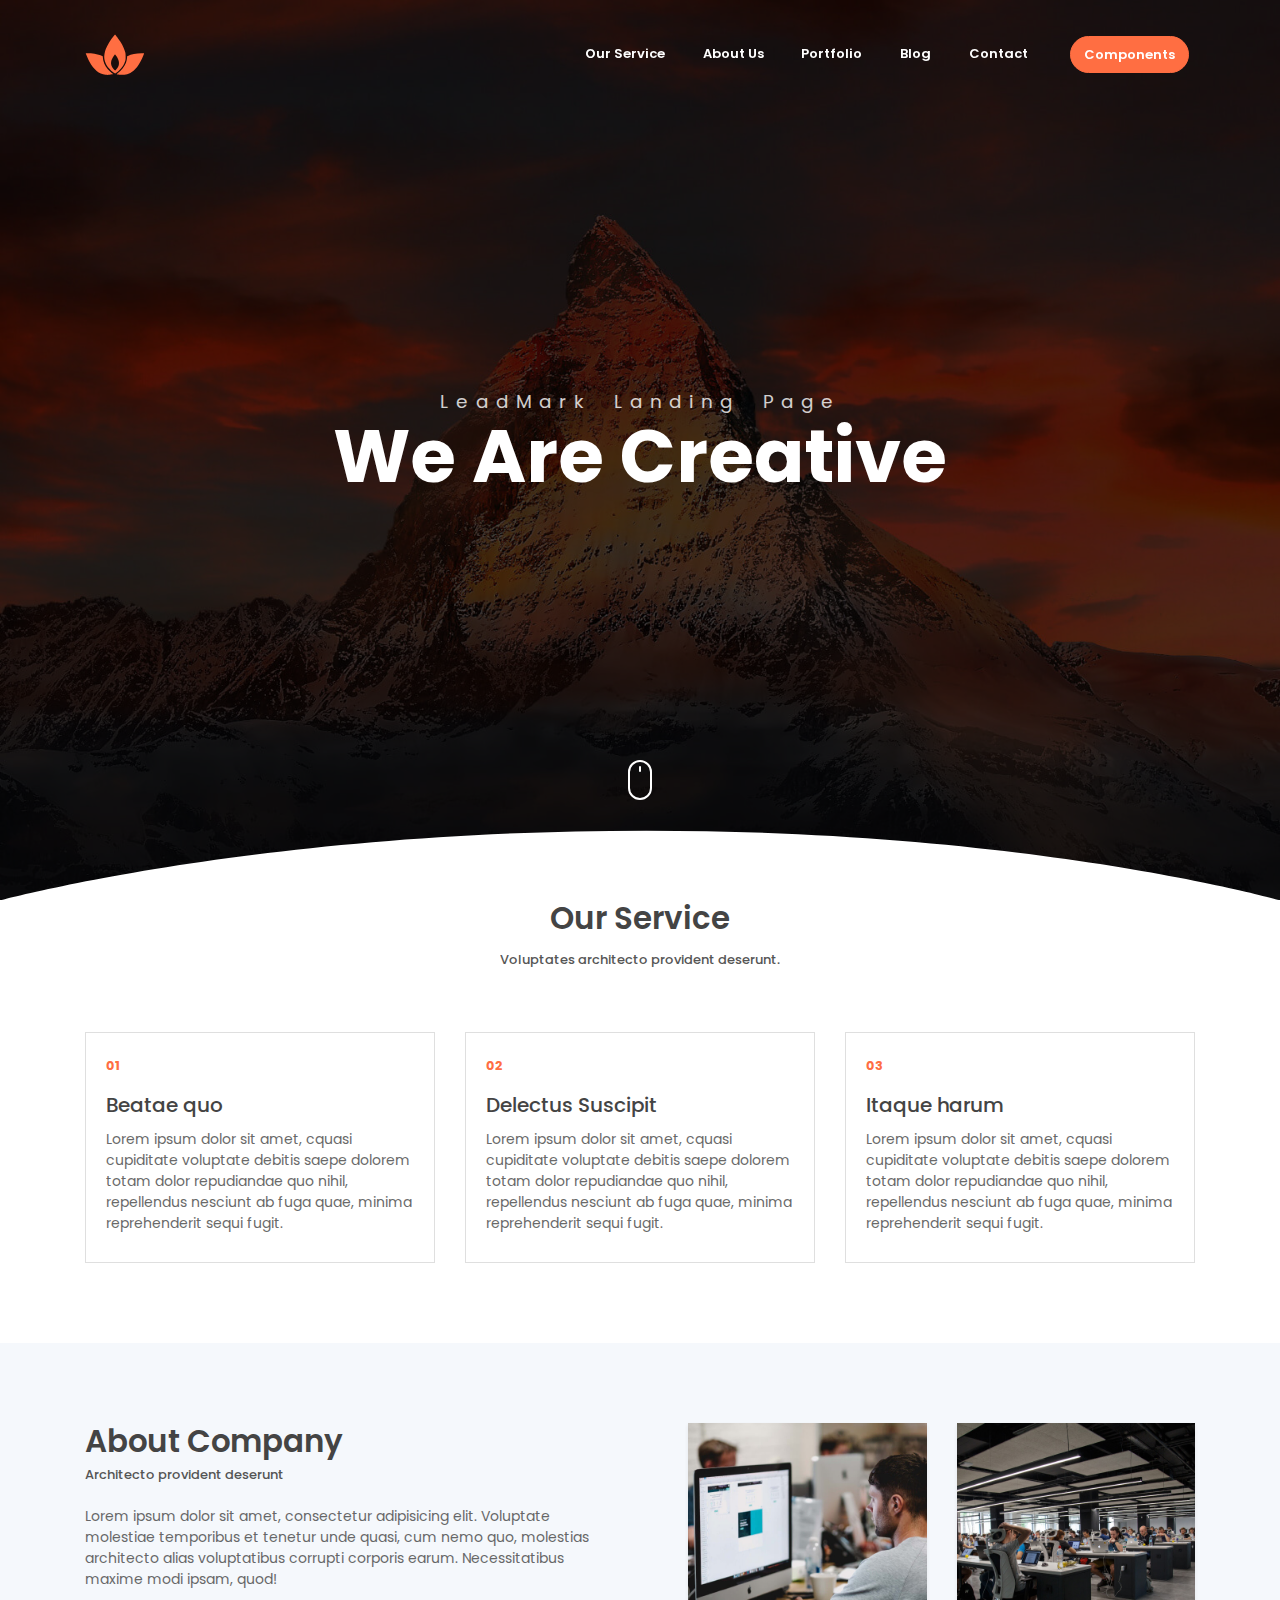
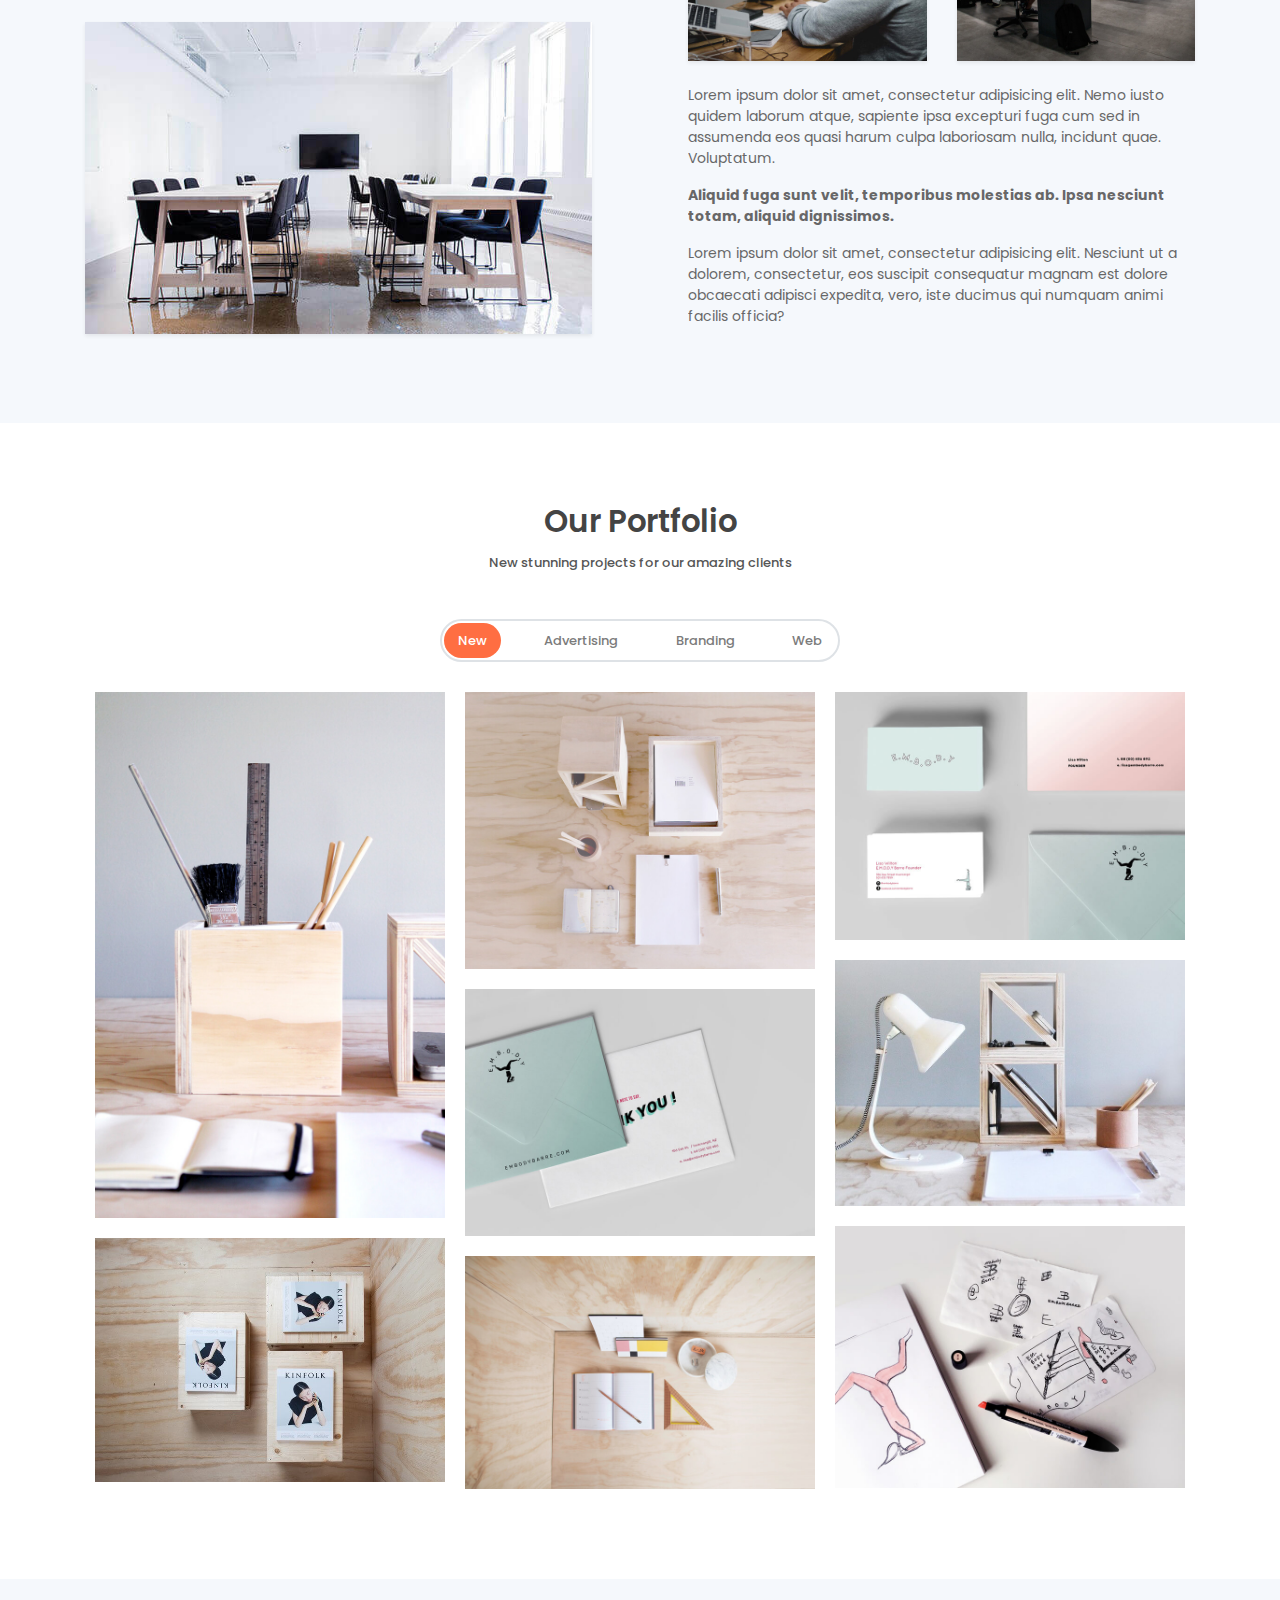
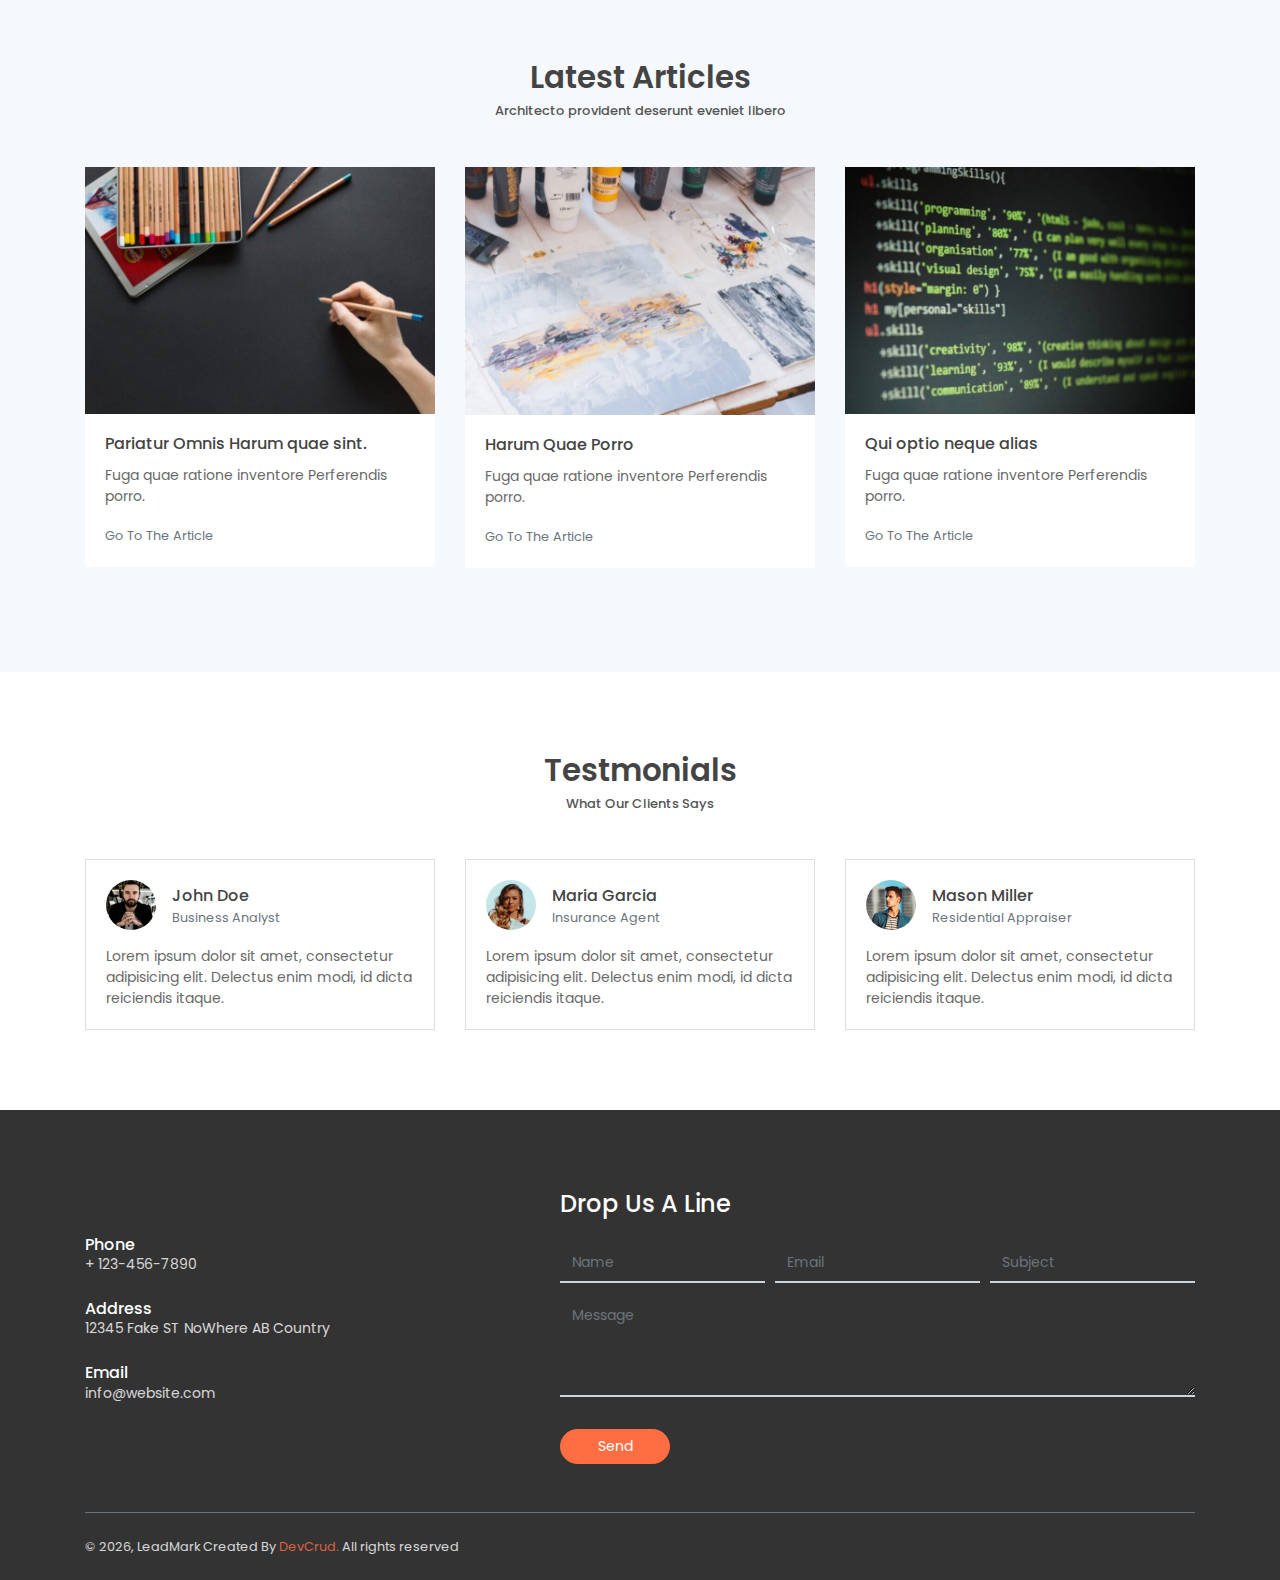
<file: Templates/leadmark/public_html/index.html>
<!DOCTYPE html>
<html lang="en">
<head>
	<meta charset="utf-8">
    <meta name="viewport" content="width=device-width, initial-scale=1, shrink-to-fit=no">
    <meta name="description" content="Start your development with LeadMark landing page.">
    <meta name="author" content="Devcrud">
    <title>LeadMark Landing page | Free Bootstrap 4.3.x landing page</title>
    <!-- font icons -->
    <link rel="stylesheet" href="assets/vendors/themify-icons/css/themify-icons.css">
    <!-- Bootstrap + LeadMark main styles -->
	<link rel="stylesheet" href="assets/css/leadmark.css">
</head>
<body data-spy="scroll" data-target=".navbar" data-offset="40" id="home">

    <!-- page Navigation -->
    <nav class="navbar custom-navbar navbar-expand-md navbar-light fixed-top" data-spy="affix" data-offset-top="10">
        <div class="container">
            <a class="navbar-brand" href="#">
                <img src="assets/imgs/logo.svg" alt="">
            </a>
            <button class="navbar-toggler ml-auto" type="button" data-toggle="collapse" data-target="#navbarSupportedContent" aria-controls="navbarSupportedContent" aria-expanded="false" aria-label="Toggle navigation">
                <span class="navbar-toggler-icon"></span>
            </button>
            <div class="collapse navbar-collapse" id="navbarSupportedContent">
                <ul class="navbar-nav ml-auto">                     
                    <li class="nav-item">
                        <a class="nav-link" href="#service">Our Service</a>
                    </li>
                    <li class="nav-item">
                        <a class="nav-link" href="#about">About Us</a>
                    </li>
                    <li class="nav-item">
                        <a class="nav-link" href="#portfolio">Portfolio</a>
                    </li>
                    <li class="nav-item">
                        <a class="nav-link" href="#blog">Blog</a>
                    </li>
                    <li class="nav-item">
                        <a class="nav-link" href="#contact">Contact</a>
                    </li>
                    <li class="nav-item">
                        <a href="components.html" class="ml-4 nav-link btn btn-primary btn-sm rounded">Components</a>
                    </li>
                </ul>
            </div>
        </div>
    </nav>
    <!-- End Of Second Navigation -->

    <!-- Page Header -->
    <header class="header">
        <div class="overlay">
            <h1 class="subtitle">LeadMark Landing Page</h1>
            <h1 class="title">We Are Creative</h1>  
        </div>  
        <div class="shape">
            <svg viewBox="0 0 1500 200">
                <path d="m 0,240 h 1500.4828 v -71.92164 c 0,0 -286.2763,-81.79324 -743.19024,-81.79324 C 300.37862,86.28512 0,168.07836 0,168.07836 Z"/>
            </svg>
        </div>  
        <div class="mouse-icon"><div class="wheel"></div></div>
    </header>
    <!-- End Of Page Header -->

    <!-- Service Section -->
    <section  id="service" class="section pt-0">
        <div class="container">
            <h6 class="section-title text-center">Our Service</h6>
            <h6 class="section-subtitle text-center mb-5 pb-3">Voluptates architecto provident deserunt.</h6>

            <div class="row">
                <div class="col-md-4">
                    <div class="card mb-4 mb-md-0">
                        <div class="card-body">
                            <small class="text-primary font-weight-bold">01</small>
                            <h5 class="card-title mt-3"> Beatae quo <h5>
                            <p class="mb-0">Lorem ipsum dolor sit amet, cquasi cupiditate voluptate debitis saepe dolorem totam dolor repudiandae quo nihil, repellendus nesciunt ab fuga quae, minima reprehenderit sequi fugit.</p>
                        </div>
                    </div>
                </div>
                <div class="col-md-4">
                    <div class="card mb-4 mb-md-0">
                        <div class="card-body">
                            <small class="text-primary font-weight-bold">02</small>
                            <h5 class="card-title mt-3">Delectus Suscipit<h5>
                            <p class="mb-0">Lorem ipsum dolor sit amet, cquasi cupiditate voluptate debitis saepe dolorem totam dolor repudiandae quo nihil, repellendus nesciunt ab fuga quae, minima reprehenderit sequi fugit.</p>
                        </div>
                    </div>
                </div>
                <div class="col-md-4">
                    <div class="card mb-4 mb-md-0">
                        <div class="card-body">
                            <small class="text-primary font-weight-bold">03</small>
                            <h5 class="card-title mt-3">Itaque harum<h5>
                            <p class="mb-0">Lorem ipsum dolor sit amet, cquasi cupiditate voluptate debitis saepe dolorem totam dolor repudiandae quo nihil, repellendus nesciunt ab fuga quae, minima reprehenderit sequi fugit.</p>
                        </div>
                    </div>
                </div>              
            </div>
        </div>
    </section>
    <!-- End OF Service Section -->

    <!-- About Section -->
    <section class="section" id="about">
        <div class="container">
            <div class="row justify-content-between">
                <div class="col-md-6 pr-md-5 mb-4 mb-md-0">
                    <h6 class="section-title mb-0">About Company</h6>
                    <h6 class="section-subtitle mb-4">Architecto provident deserunt</h6>
                    <p >Lorem ipsum dolor sit amet, consectetur adipisicing elit. Voluptate molestiae temporibus et tenetur unde quasi, cum nemo quo, molestias architecto alias voluptatibus corrupti corporis earum. Necessitatibus maxime modi ipsam, quod!</p>
                    <img src="assets/imgs/about.jpg" alt="" class="w-100 mt-3 shadow-sm">
                </div>
                <div class="col-md-6 pl-md-5">
                    <div class="row">
                        <div class="col-6">
                            <img src="assets/imgs/about-1.jpg" alt="" class="w-100 shadow-sm">
                        </div>
                        <div class="col-6">
                            <img src="assets/imgs/about-2.jpg" alt="" class="w-100 shadow-sm">
                        </div>
                        <div class="col-12 mt-4">
                            <p>Lorem ipsum dolor sit amet, consectetur adipisicing elit. Nemo iusto quidem laborum atque, sapiente ipsa excepturi fuga cum sed in assumenda eos quasi harum culpa laboriosam nulla, incidunt quae. Voluptatum.</p>
                            <p><b>Aliquid fuga sunt velit, temporibus molestias ab. Ipsa nesciunt totam, aliquid dignissimos.</b><br>
                            </p>
                            <p>Lorem ipsum dolor sit amet, consectetur adipisicing elit. Nesciunt ut a dolorem, consectetur, eos suscipit consequatur magnam est dolore obcaecati adipisci expedita, vero, iste ducimus qui numquam animi facilis officia?</p>
                        </div>
                    </div>
                </div>
            </div>              
        </div>
    </section>
    <!-- End OF About Section -->

    <!-- Portfolio Section -->
    <section id="portfolio" class="section portfolio-section">
        <div class="container">
            <h6 class="section-title text-center">Our Portfolio</h6>
            <h6 class="section-subtitle mb-5 text-center">New stunning projects for our amazing clients</h6>
            <div class="filters">
                <a href="#" data-filter=".new" class="active">
                    New
                </a>
                <a href="#" data-filter=".advertising">
                    Advertising
                </a>
                <a href="#" data-filter=".branding">
                    Branding
                </a>
                <a href="#" data-filter=".web">
                    Web
                </a>
            </div>
            <div class="portfolio-container"> 
                <div class="col-md-6 col-lg-4 web new">
                    <div class="portfolio-item">
                        <img src="assets/imgs/web-1.jpg" class="img-fluid" alt="Download free bootstrap 4 admin dashboard, free boootstrap 4 templates">
                        <div class="content-holder">
                            <a class="img-popup" href="assets/imgs/web-1.jpg"></a>
                            <div class="text-holder">
                                <h6 class="title">WEB</h6>
                                <p class="subtitle">Expedita corporis doloremque velit in totam!</p>
                            </div>
                        </div>   
                    </div>             
                </div>
                <div class="col-md-6 col-lg-4 web new">
                    <div class="portfolio-item">
                        <img src="assets/imgs/web-2.jpg" class="img-fluid" alt="Download free bootstrap 4 admin dashboard, free boootstrap 4 templates">
                        <div class="content-holder">
                            <a class="img-popup" href="assets/imgs/web-2.jpg"></a>
                            <div class="text-holder">
                                <h6 class="title">WEB</h6>
                                <p class="subtitle">Expedita corporis doloremque velit in totam!</p>
                            </div>
                        </div> 
                    </div>                         
                </div>
                <div class="col-md-6 col-lg-4 advertising new">
                    <div class="portfolio-item">
                        <img src="assets/imgs/advertising-2.jpg" class="img-fluid" alt="Download free bootstrap 4 admin dashboard, free boootstrap 4 templates">                         
                        <div class="content-holder">
                            <a class="img-popup" href="assets/imgs/advertising-2.jpg"></a>
                            <div class="text-holder">
                                <h6 class="title">ADVERSTISING</h6>
                                <p class="subtitle">Expedita corporis doloremque velit in totam!</p>
                            </div>
                        </div>    
                    </div>              
                </div> 
                <div class="col-md-6 col-lg-4 web">
                    <div class="portfolio-item">
                        <img src="assets/imgs/web-4.jpg" class="img-fluid" alt="Download free bootstrap 4 admin dashboard, free boootstrap 4 templates">
                        <div class="content-holder">
                            <a class="img-popup" href="assets/imgs/web-4.jpg"></a>
                            <div class="text-holder">
                                <h6 class="title">WEB</h6>
                                <p class="subtitle">Expedita corporis doloremque velit in totam!</p>
                            </div>
                        </div>
                    </div>                                                     
                </div>

                <div class="col-md-6 col-lg-4 advertising"> 
                    <div class="portfolio-item">
                        <img src="assets/imgs/advertising-1.jpg" class="img-fluid" alt="Download free bootstrap 4 admin dashboard, free boootstrap 4 templates">                               
                        <div class="content-holder">
                            <a class="img-popup" href="assets/imgs/advertising-1.jpg"></a>
                            <div class="text-holder">
                                <h6 class="title">ADVERSITING</h6>
                                <p class="subtitle">Expedita corporis doloremque velit in totam!</p>
                            </div>
                        </div>
                    </div>                                                       
                </div> 
                <div class="col-md-6 col-lg-4 web new">
                    <div class="portfolio-item">
                        <img src="assets/imgs/web-3.jpg" class="img-fluid" alt="Download free bootstrap 4 admin dashboard, free boootstrap 4 templates">  
                       <div class="content-holder">
                            <a class="img-popup" href="assets/imgs/web-3.jpg"></a>
                            <div class="text-holder">
                                <h6 class="title">WEB</h6>
                                <p class="subtitle">Expedita corporis doloremque velit in totam!</p>
                            </div>
                        </div>
                    </div>                                                     
                </div>
                <div class="col-md-6 col-lg-4 advertising new">
                    <div class="portfolio-item">
                        <img src="assets/imgs/advertising-3.jpg" class="img-fluid" alt="Download free bootstrap 4 admin dashboard, free boootstrap 4 templates">       
                       <div class="content-holder">
                            <a class="img-popup" href="assets/imgs/advertising-3.jpg"></a>
                            <div class="text-holder">
                                <h6 class="title">ADVERSITING</h6>
                                <p class="subtitle">Expedita corporis doloremque velit in totam!</p>
                            </div>
                        </div>
                    </div>                                                       
                </div> 
                <div class="col-md-6 col-lg-4 advertising new"> 
                    <div class="portfolio-item">
                        <img src="assets/imgs/advertising-4.jpg" class="img-fluid" alt="Download free bootstrap 4 admin dashboard, free boootstrap 4 templates">            
                        <div class="content-holder">
                            <a class="img-popup" href="assets/imgs/advertising-4.jpg"></a>
                            <div class="text-holder">
                                <h6 class="title">ADVERTISING</h6>
                                <p class="subtitle">Expedita corporis doloremque velit in totam!</p>
                            </div>
                        </div>
                    </div>
                            
                </div> 
                <div class="col-md-6 col-lg-4 branding new">
                    <div class="portfolio-item">
                        <img src="assets/imgs/branding-1.jpg" class="img-fluid" alt="Download free bootstrap 4 admin dashboard, free boootstrap 4 templates">                        
                        <div class="content-holder">
                            <a class="img-popup" href="assets/imgs/branding-1.jpg"></a>
                            <div class="text-holder">
                                <h6 class="title">BRANDING</h6>
                                <p class="subtitle">Expedita corporis doloremque velit in totam!</p>
                            </div>
                        </div> 
                    </div>
                </div> 
                <div class="col-md-6 col-lg-4 branding">
                    <div class="portfolio-item">
                        <img src="assets/imgs/branding-2.jpg" class="img-fluid" alt="Download free bootstrap 4 admin dashboard, free boootstrap 4 templates">  
                        <div class="content-holder">
                            <a class="img-popup" href="assets/imgs/branding-2.jpg"></a>
                            <div class="text-holder">
                                <h6 class="title">BRANDING</h6>
                                <p class="subtitle">Expedita corporis doloremque velit in totam!</p>
                            </div>
                        </div>
                    </div>                                                     
                </div> 
                <div class="col-md-6 col-lg-4 branding new">
                    <div class="portfolio-item">
                        <img src="assets/imgs/branding-3.jpg" class="img-fluid" alt="Download free bootstrap 4 admin dashboard, free boootstrap 4 templates">   
                        <div class="content-holder">
                            <a class="img-popup" href="assets/imgs/branding-3.jpg"></a>
                            <div class="text-holder">
                                <h6 class="title">BRANDING</h6>
                                <p class="subtitle">Expedita corporis doloremque velit in totam!</p>
                            </div>
                        </div>
                    </div>                                                    
                </div> 
                <div class="col-md-6 col-lg-4 branding">
                    <div class="portfolio-item">
                        <img src="assets/imgs/branding-4.jpg" class="img-fluid" alt="Download free bootstrap 4 admin dashboard, free boootstrap 4 templates">                      
                        <div class="content-holder">
                            <a class="img-popup" href="assets/imgs/branding-4.jpg"></a>
                            <div class="text-holder">
                                <h6 class="title">BRANDING</h6>
                                <p class="subtitle">Expedita corporis doloremque velit in totam!</p>
                            </div>
                        </div>
                    </div>                                                      
                </div> 
                <div class="col-md-6 col-lg-4 branding">
                    <div class="portfolio-item">
                        <img src="assets/imgs/branding-5.jpg" class="img-fluid" alt="Download free bootstrap 4 admin dashboard, free boootstrap 4 templates">          
                        <div class="content-holder">
                            <a class="img-popup" href="assets/imgs/branding-5.jpg"></a>
                            <div class="text-holder">
                                <h6 class="title">BRANDING</h6>
                                <p class="subtitle">Expedita corporis doloremque velit in totam!</p>
                            </div>
                        </div>
                    </div>                                                   
                </div>
            </div>   
        </div>            
    </section>
    <!-- End of portfolio section -->

    <!-- Blog Section -->
    <section class="section" id="blog">
        <div class="container">
            <h6 class="section-title mb-0 text-center">Latest Articles</h6>
            <h6 class="section-subtitle mb-5 text-center">Architecto provident deserunt eveniet libero</h6>

            <div class="row">
                <div class="col-md-4">
                    <div class="card border-0 mb-4">
                        <img src="assets/imgs/blog-1.jpg" alt="" class="card-img-top w-100">
                        <div class="card-body">                         
                            <h6 class="card-title">Pariatur Omnis Harum quae sint.</h6>
                            <p>Fuga quae ratione inventore Perferendis porro.</p>
                            <a href="javascript:void(0)" class="small text-muted">Go To The Article</a>
                        </div>
                    </div>
                </div>
                <div class="col-md-4">
                    <div class="card border-0 mb-4">
                        <img src="assets/imgs/blog-2.jpg" alt="" class="card-img-top w-100">
                        <div class="card-body">                         
                            <h6 class="card-title"> Harum Quae Porro</h5>
                            <p>Fuga quae ratione inventore Perferendis porro.</p>
                            <a href="javascript:void(0)" class="small text-muted">Go To The Article</a>
                        </div>
                    </div>
                </div>
                <div class="col-md-4">
                    <div class="card border-0 mb-4">
                        <img src="assets/imgs/blog-3.jpg" alt="" class="card-img-top w-100">
                        <div class="card-body">                         
                            <h6 class="card-title">Qui optio neque alias</h6>
                            <p>Fuga quae ratione inventore Perferendis porro.</p>
                            <a href="javascript:void(0)" class="small text-muted">Go To The Article</a>
                        </div>
                    </div>
                </div>
            </div>
        </div>
    </section>
    <!-- End of Blog Section -->

    <!-- Testmonial Section -->
    <section class="section" id="testmonial">
        <div class="container">
            <h6 class="section-title text-center mb-0">Testmonials</h6>
            <h6 class="section-subtitle mb-5 text-center">What Our Clients Says</h6>
            <div class="row">
                <div class="col-md-4 my-3 my-md-0">
                    <div class="card">
                        <div class="card-body">
                            <div class="media align-items-center mb-3">
                                <img class="mr-3" src="assets/imgs/avatar.jpg" alt="">
                                <div class="media-body">
                                    <h6 class="mt-1 mb-0">John Doe</h6>
                                    <small class="text-muted mb-0">Business Analyst</small>     
                                </div>
                            </div>
                            <p class="mb-0">Lorem ipsum dolor sit amet, consectetur adipisicing elit. Delectus enim modi, id dicta reiciendis itaque.</p>
                        </div>
                    </div>
                </div>
                <div class="col-md-4 my-3 my-md-0">
                    <div class="card">
                        <div class="card-body">
                            <div class="media align-items-center mb-3">
                                <img class="mr-3" src="assets/imgs/avatar-1.jpg" alt="">
                                <div class="media-body">
                                    <h6 class="mt-1 mb-0">Maria Garcia</h6>
                                    <small class="text-muted mb-0">Insurance Agent</small>      
                                </div>
                            </div>
                            <p class="mb-0">Lorem ipsum dolor sit amet, consectetur adipisicing elit. Delectus enim modi, id dicta reiciendis itaque.</p>
                        </div>
                    </div>
                </div>
                <div class="col-md-4 my-3 my-md-0">
                    <div class="card">
                        <div class="card-body">
                            <div class="media align-items-center mb-3">
                                <img class="mr-3" src="assets/imgs/avatar-2.jpg" alt="">
                                <div class="media-body">
                                    <h6 class="mt-1 mb-0">Mason Miller</h6>
                                    <small class="text-muted mb-0">Residential Appraiser</small>        
                                </div>
                            </div>
                            <p class="mb-0">Lorem ipsum dolor sit amet, consectetur adipisicing elit. Delectus enim modi, id dicta reiciendis itaque.</p>
                        </div>
                    </div>
                </div>
            </div>
        </div>
    </section>
    <!-- End of Testmonial Section -->

    <!-- Contact Section -->
    <section id="contact" class="section has-img-bg pb-0">
        <div class="container">
            <div class="row align-items-center">
                <div class="col-md-5 my-3">
                    <h6 class="mb-0">Phone</h6>
                    <p class="mb-4">+ 123-456-7890</p>

                    <h6 class="mb-0">Address</h6>
                    <p class="mb-4">12345 Fake ST NoWhere AB Country</p>

                    <h6 class="mb-0">Email</h6>
                    <p class="mb-0">info@website.com</p>
                    <p></p>
                </div>
                <div class="col-md-7">
                    <form>
                        <h4 class="mb-4">Drop Us A Line</h4>
                        <div class="form-row">
                            <div class="form-group col-sm-4">
                                <input type="text" class="form-control text-white rounded-0 bg-transparent" name="name" placeholder="Name">
                            </div>
                            <div class="form-group col-sm-4">
                                <input type="email" class="form-control text-white rounded-0 bg-transparent" name="Email" placeholder="Email">
                            </div>
                            <div class="form-group col-sm-4">
                                <input type="text" class="form-control text-white rounded-0 bg-transparent" name="subject" placeholder="Subject">
                            </div>
                            <div class="form-group col-12">
                                <textarea name="message" id="" cols="30" rows="4" class="form-control text-white rounded-0 bg-transparent" placeholder="Message"></textarea>

                            </div>
                            <div class="form-group col-12 mb-0">
                                <button type="submit" class="btn btn-primary rounded w-md mt-3">Send</button>
                            </div>                          
                        </div>                          
                    </form>
                </div>
            </div>
            <!-- Page Footer -->
            <footer class="mt-5 py-4 border-top border-secondary">
                <p class="mb-0 small">&copy; <script>document.write(new Date().getFullYear())</script>, LeadMark Created By <a href="https://www.devcrud.com" target="_blank">DevCrud.</a>  All rights reserved </p>     
            </footer>
            <!-- End of Page Footer -->  
        </div>
    </section>
	
	<!-- core  -->
    <script src="assets/vendors/jquery/jquery-3.4.1.js"></script>
    <script src="assets/vendors/bootstrap/bootstrap.bundle.js"></script>

    <!-- bootstrap 3 affix -->
	<script src="assets/vendors/bootstrap/bootstrap.affix.js"></script>

    <!-- Isotope -->
    <script src="assets/vendors/isotope/isotope.pkgd.js"></script>

    <!-- LeadMark js -->
    <script src="assets/js/leadmark.js"></script>

</body>
</html>
</file>
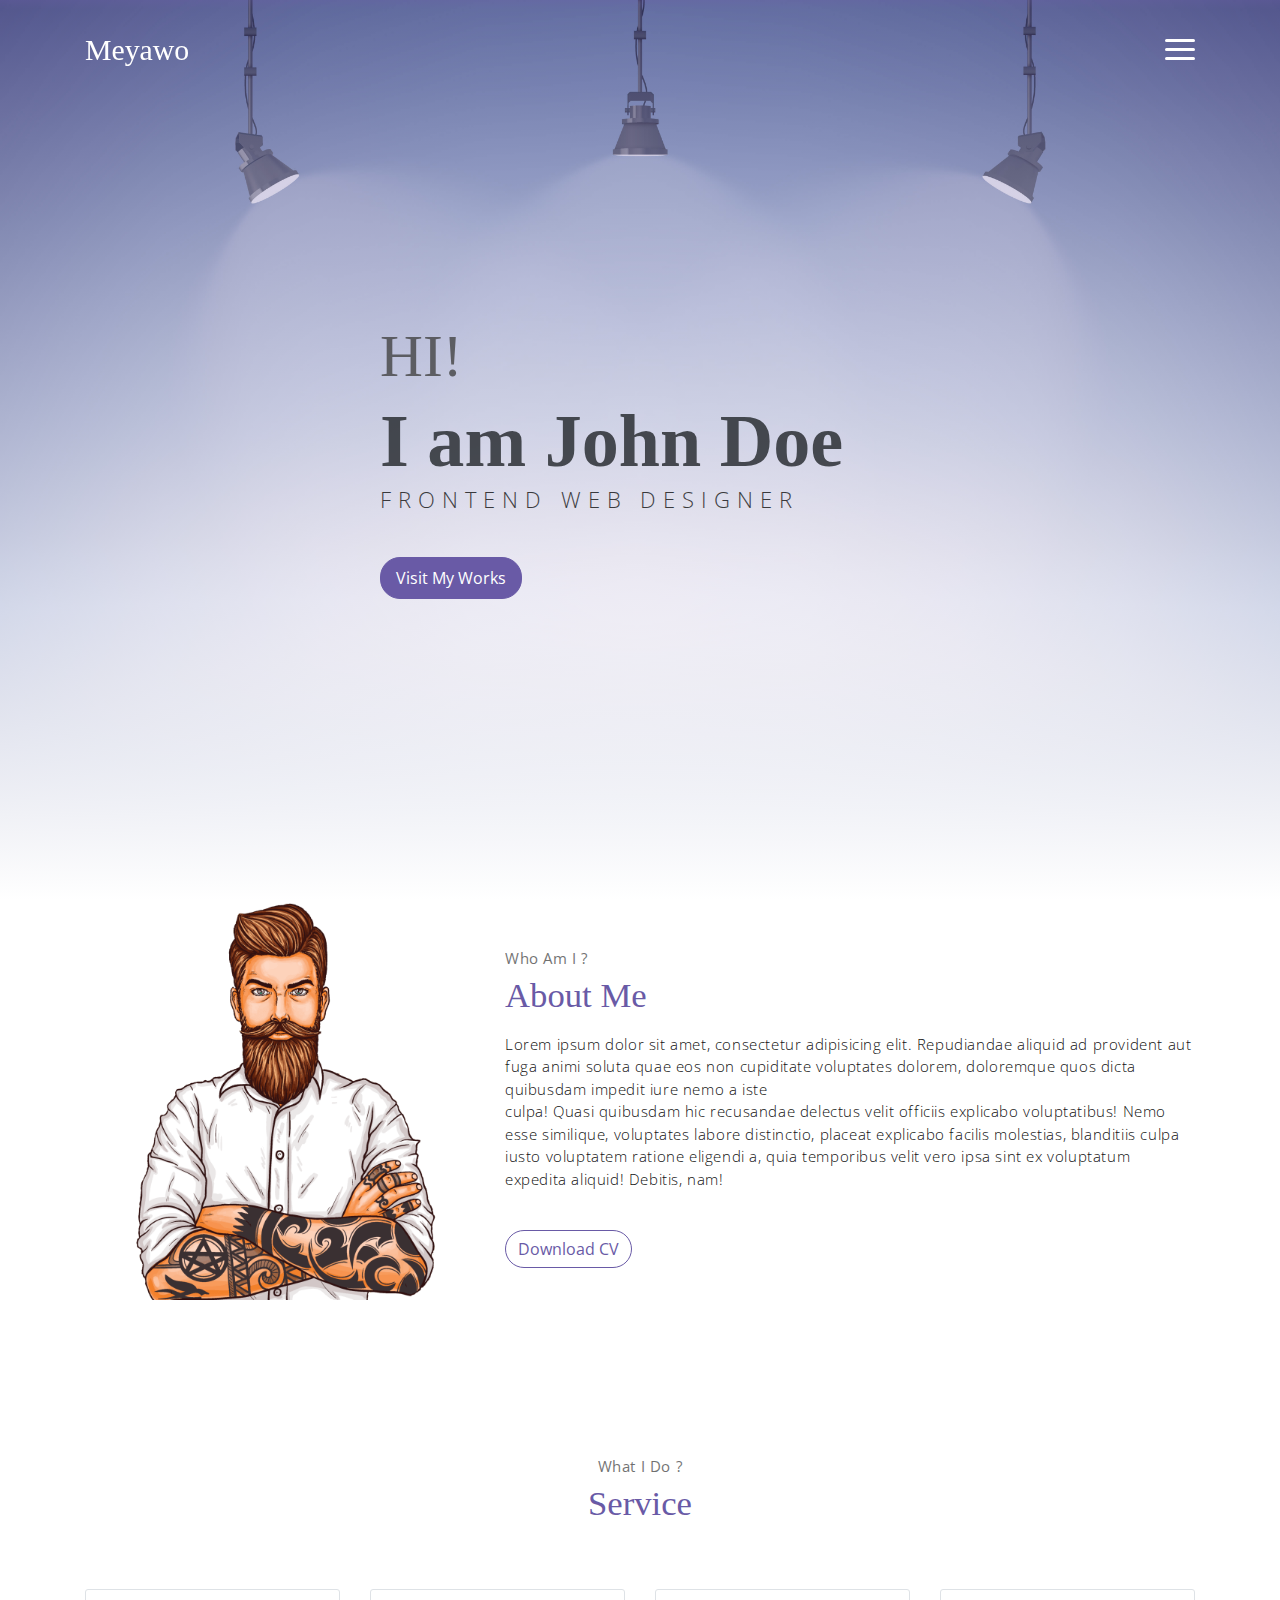
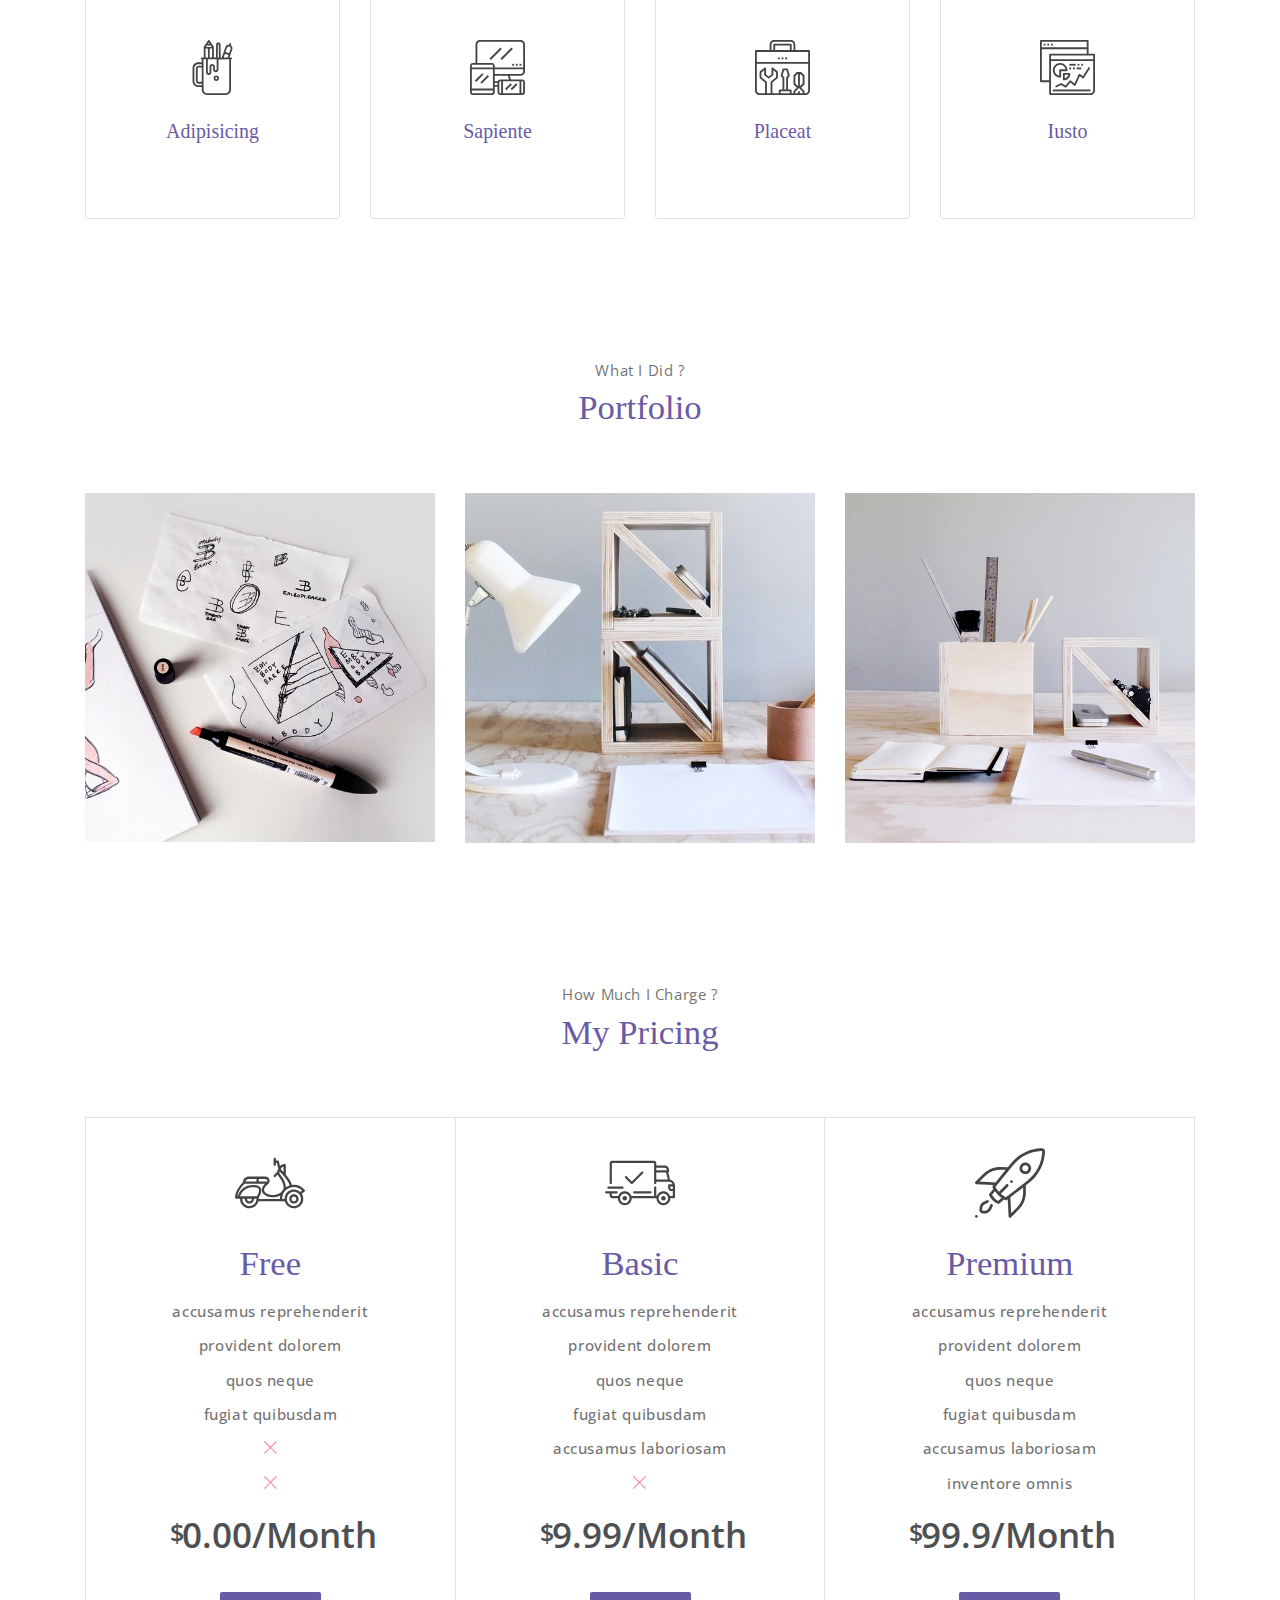
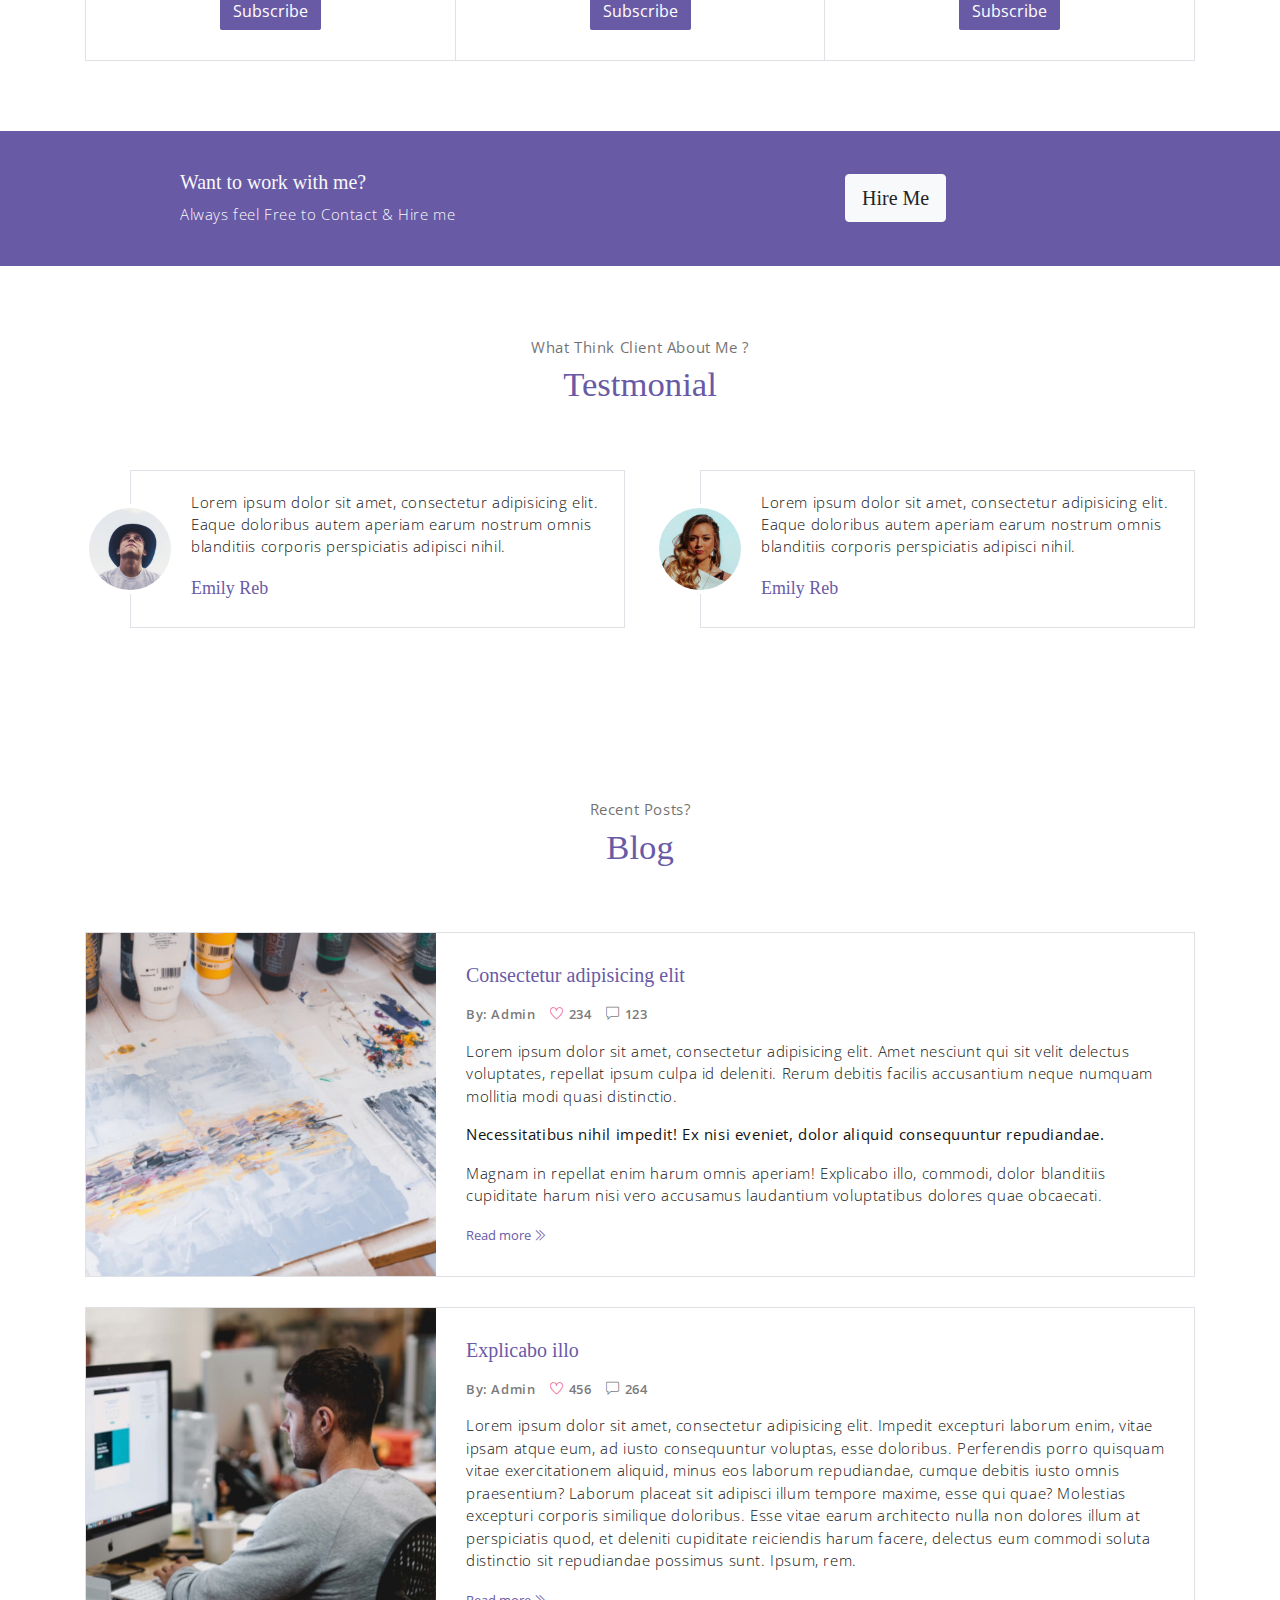
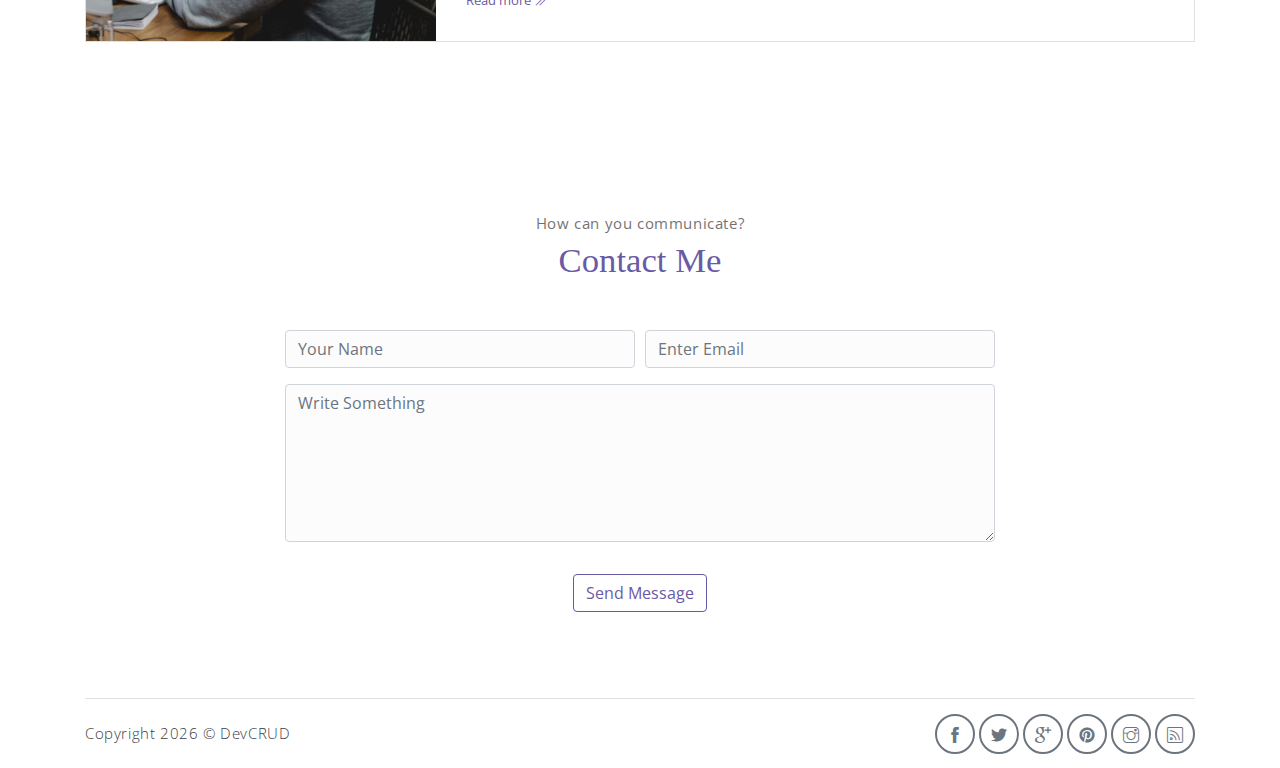
<file: Templates/meyawo/public_html/index.html>
<!DOCTYPE html>
<html lang="en">
<head>
	<meta charset="utf-8">
    <meta name="viewport" content="width=device-width, initial-scale=1, shrink-to-fit=no">
    <meta name="description" content="Start your development with Meyawo landing page.">
    <meta name="author" content="Devcrud">
    <title>Meyawo Landing page | Free Bootstrap 4.3.x landing page</title>
    <!-- font icons -->
    <link rel="stylesheet" href="assets/vendors/themify-icons/css/themify-icons.css">
    <!-- Bootstrap + Meyawo main styles -->
	<link rel="stylesheet" href="assets/css/meyawo.css">
</head>
<body data-spy="scroll" data-target=".navbar" data-offset="40" id="home">

    <!-- Page Navbar -->
    <nav class="custom-navbar" data-spy="affix" data-offset-top="20">
        <div class="container">
            <a class="logo" href="#">Meyawo</a>         
            <ul class="nav">
                <li class="item">
                    <a class="link" href="#home">Home</a>
                </li>
                <li class="item">
                    <a class="link" href="#about">About</a>
                </li>
                <li class="item">
                    <a class="link" href="#portfolio">Portfolio</a>
                </li>
                <li class="item">
                    <a class="link" href="#testmonial">Testmonial</a>
                </li>
                <li class="item">
                    <a class="link" href="#blog">Blog</a>
                </li>
                <li class="item">
                    <a class="link" href="#contact">Contact</a>
                </li>
                <li class="item ml-md-3">
                    <a href="components.html" class="btn btn-primary">Components</a>
                </li>
            </ul>
            <a href="javascript:void(0)" id="nav-toggle" class="hamburger hamburger--elastic">
                <div class="hamburger-box">
                  <div class="hamburger-inner"></div>
                </div>
            </a>
        </div>          
    </nav><!-- End of Page Navbar -->

    <!-- page header -->
    <header id="home" class="header">
        <div class="overlay"></div>
        <div class="header-content container">
            <h1 class="header-title">
                <span class="up">HI!</span>
                <span class="down">I am John Doe</span>
            </h1>
            <p class="header-subtitle">FRONTEND WEB DESIGNER</p>            

            <button class="btn btn-primary">Visit My Works</button>
        </div>              
    </header><!-- end of page header -->

    <!-- about section -->
    <section class="section pt-0" id="about">
        <!-- container -->
        <div class="container text-center">
            <!-- about wrapper -->
            <div class="about">
                <div class="about-img-holder">
                    <img src="assets/imgs/man.png" class="about-img" alt="Download free bootstrap 4 landing page, free boootstrap 4 templates, Download free bootstrap 4.1 landing page, free boootstrap 4.1.1 templates, meyawo Landing page">
                </div>
                <div class="about-caption">
                    <p class="section-subtitle">Who Am I ?</p>
                    <h2 class="section-title mb-3">About Me</h2>
                    <p>
                        Lorem ipsum dolor sit amet, consectetur adipisicing elit. Repudiandae aliquid ad provident aut fuga animi soluta quae eos non cupiditate voluptates dolorem, doloremque quos dicta quibusdam impedit iure nemo a iste 
                        <br>culpa! Quasi quibusdam hic recusandae delectus velit officiis explicabo voluptatibus! Nemo esse similique, voluptates labore distinctio, placeat explicabo facilis molestias, blanditiis culpa iusto voluptatem ratione eligendi a, quia temporibus velit vero ipsa sint ex voluptatum expedita aliquid! Debitis, nam!              
                    </p>
                    <button class="btn-rounded btn btn-outline-primary mt-4">Download CV</button>
                </div>              
            </div><!-- end of about wrapper -->
        </div><!-- end of container -->
    </section> <!-- end of about section -->

    <!-- service section -->
    <section class="section" id="service">
        <div class="container text-center">
            <p class="section-subtitle">What I Do ?</p>
            <h6 class="section-title mb-6">Service</h6>
            <!-- row -->
            <div class="row">
                <div class="col-md-6 col-lg-3">
                    <div class="service-card">
                        <div class="body">
                            <img src="assets/imgs/pencil-case.svg" alt="Download free bootstrap 4 landing page, free boootstrap 4 templates, Download free bootstrap 4.1 landing page, free boootstrap 4.1.1 templates, meyawo Landing page" class="icon">
                            <h6 class="title">Adipisicing</h6>
                            <p class="subtitle">Labore velit culpa adipisci excepturi consequuntur itaque in nam molestias dolorem iste quod.</p>
                        </div>
                    </div>
                </div>
                <div class="col-md-6 col-lg-3">
                    <div class="service-card">
                        <div class="body">
                            <img src="assets/imgs/responsive.svg" alt="Download free bootstrap 4 landing page, free boootstrap 4 templates, Download free bootstrap 4.1 landing page, free boootstrap 4.1.1 templates, meyawo Landing page" class="icon">
                            <h6 class="title">Sapiente</h6>
                            <p class="subtitle">Labore velit culpa adipisci excepturi consequuntur itaque in nam molestias dolorem iste quod.</p>
                        </div>
                    </div>
                </div>
                <div class="col-md-6 col-lg-3">
                    <div class="service-card">
                        <div class="body">
                            <img src="assets/imgs/toolbox.svg" alt="Download free bootstrap 4 landing page, free boootstrap 4 templates, Download free bootstrap 4.1 landing page, free boootstrap 4.1.1 templates, meyawo Landing page" class="icon">
                            <h6 class="title">Placeat</h6>
                            <p class="subtitle">Labore velit culpa adipisci excepturi consequuntur itaque in nam molestias dolorem iste quod.</p>
                        </div>
                    </div>
                </div>
                <div class="col-md-6 col-lg-3">
                    <div class="service-card">
                        <div class="body">
                            <img src="assets/imgs/analytics.svg" alt="Download free bootstrap 4 landing page, free boootstrap 4 templates, Download free bootstrap 4.1 landing page, free boootstrap 4.1.1 templates, meyawo Landing page" class="icon">
                            <h6 class="title">Iusto</h6>
                            <p class="subtitle">Labore velit culpa adipisci excepturi consequuntur itaque in nam molestias dolorem iste quod.</p>
                        </div>
                    </div>
                </div>
            </div><!-- end of row -->
        </div>
    </section><!-- end of service section -->

    <!-- portfolio section -->
    <section class="section" id="portfolio">
        <div class="container text-center">
            <p class="section-subtitle">What I Did ?</p>
            <h6 class="section-title mb-6">Portfolio</h6>
            <!-- row -->
            <div class="row">
                <div class="col-md-4">
                    <a href="#" class="portfolio-card">
                        <img src="assets/imgs/folio-1.jpg" class="portfolio-card-img" alt="Download free bootstrap 4 landing page, free boootstrap 4 templates, Download free bootstrap 4.1 landing page, free boootstrap 4.1.1 templates, meyawo Landing page">    
                        <span class="portfolio-card-overlay">
                            <span class="portfolio-card-caption">
                                <h4>Web Designing</h5>
                                <p class="font-weight-normal">Category: Web Templates</p>
                            </span>                         
                        </span>                     
                    </a>
                </div>
                <div class="col-md-4">
                    <a href="#" class="portfolio-card">
                        <img class="portfolio-card-img" src="assets/imgs/folio-2.jpg" class="img-responsive rounded" alt="Download free bootstrap 4 landing page, free boootstrap 4 templates, Download free bootstrap 4.1 landing page, free boootstrap 4.1.1 templates, meyawo Landing page">
                        <span class="portfolio-card-overlay">
                            <span class="portfolio-card-caption">
                                <h4>Web Designing</h5>
                                <p class="font-weight-normal">Category: Web Templates</p>
                            </span>                         
                        </span>                         
                    </a>
                </div>
                <div class="col-md-4">
                    <a href="#" class="portfolio-card">
                        <img class="portfolio-card-img" src="assets/imgs/folio-3.jpg" class="img-responsive rounded" alt="Download free bootstrap 4 landing page, free boootstrap 4 templates, Download free bootstrap 4.1 landing page, free boootstrap 4.1.1 templates, meyawo Landing page">    
                        <span class="portfolio-card-overlay">
                            <span class="portfolio-card-caption">
                                <h4>Web Designing</h5>
                                <p class="font-weight-normal">Category: Web Templates</p>
                            </span>                         
                        </span>                     
                    </a>
                </div>
            </div><!-- end of row -->
        </div><!-- end of container -->
    </section> <!-- end of portfolio section -->

    <!-- pricing section -->
    <section class="section" id="pricing">
        <div class="container text-center">
            <p class="section-subtitle">How Much I Charge ?</p>
            <h6 class="section-title mb-6">My Pricing</h6>
            <!-- row -->
            <div class="pricing-wrapper">
                <div class="pricing-card">
                    <div class="pricing-card-header">
                        <img class="pricing-card-icon" src="assets/imgs/scooter.svg" alt="Download free bootstrap 4 landing page, free boootstrap 4 templates, Download free bootstrap 4.1 landing page, free boootstrap 4.1.1 templates, meyawo Landing page">
                    </div>
                    <div class="pricing-card-body">
                        <h6 class="pricing-card-title">Free</h6>
                        <div class="pricing-card-list">
                            <p>accusamus reprehenderit</p>
                            <p>provident dolorem </p>
                            <p>quos neque</p>
                            <p>fugiat quibusdam</p>
                            <p><i class="ti-close"></i></p>
                            <p><i class="ti-close"></i></p>
                        </div>
                    </div>
                    <div class="pricing-card-footer">
                        <span>$</span>
                        <span>0.00/Month</span>
                    </div>
                    <a href="#" class="btn btn-primary mt-3 pricing-card-btn">Subscribe</a>
                </div>
                <div class="pricing-card">
                    <div class="pricing-card-header">
                        <img class="pricing-card-icon" src="assets/imgs/shipped.svg" alt="Download free bootstrap 4 landing page, free boootstrap 4 templates, Download free bootstrap 4.1 landing page, free boootstrap 4.1.1 templates, meyawo Landing page">
                    </div>
                    <div class="pricing-card-body">
                        <h6 class="pricing-card-title">Basic</h6>
                        <div class="pricing-card-list">
                            <p>accusamus reprehenderit</p>
                            <p>provident dolorem </p>
                            <p>quos neque</p>
                            <p>fugiat quibusdam</p>
                            <p>accusamus laboriosam</p>
                            <p><i class="ti-close"></i></p>
                        </div>
                    </div>
                    <div class="pricing-card-footer">
                        <span>$</span>
                        <span>9.99/Month</span>
                    </div>
                    <a href="#" class="btn btn-primary mt-3 pricing-card-btn">Subscribe</a>
                </div>
                <div class="pricing-card">
                    <div class="pricing-card-header">
                        <img class="pricing-card-icon" src="assets/imgs/startup.svg" alt="Download free bootstrap 4 landing page, free boootstrap 4 templates, Download free bootstrap 4.1 landing page, free boootstrap 4.1.1 templates, meyawo Landing page">
                    </div>
                    <div class="pricing-card-body">
                        <h6 class="pricing-card-title">Premium</h6>
                        <div class="pricing-card-list">
                            <p>accusamus reprehenderit</p>
                            <p>provident dolorem </p>
                            <p>quos neque</p>
                            <p>fugiat quibusdam</p>
                            <p>accusamus laboriosam</p>
                            <p>inventore omnis</p>
                        </div>
                    </div>
                    <div class="pricing-card-footer">
                        <span>$</span>
                        <span>99.9/Month</span>
                    </div>
                    <a href="#" class="btn btn-primary mt-3 pricing-card-btn">Subscribe</a>
                </div>

            </div><!-- end of pricing wrapper -->
        </div> <!-- end of container -->
    </section><!-- end of pricing section -->

    <!-- section -->
    <section class="section-sm bg-primary">
        <!-- container -->
        <div class="container text-center text-sm-left">
            <!-- row -->
            <div class="row align-items-center">
                <div class="col-sm offset-md-1 mb-4 mb-md-0">
                    <h6 class="title text-light">Want to work with me?</h6>
                    <p class="m-0 text-light">Always feel Free to Contact & Hire me</p>
                </div>
                <div class="col-sm offset-sm-2 offset-md-3">
                    <button class="btn btn-lg my-font btn-light rounded">Hire Me</button>
                </div>
            </div> <!-- end of row -->
        </div> <!-- end of container -->
    </section> <!-- end of section -->

    <!-- testimonial section -->
    <section class="section" id="testmonial">
        <div class="container text-center">
            <p class="section-subtitle">What Think Client About Me ?</p>
            <h6 class="section-title mb-6">Testmonial</h6>

            <!-- row -->
            <div class="row">
                <div class="col-md-6">
                    <div class="testimonial-card">
                        <div class="testimonial-card-img-holder">
                            <img src="assets/imgs/avatar2.jpg" class="testimonial-card-img" alt="Download free bootstrap 4 landing page, free boootstrap 4 templates, Download free bootstrap 4.1 landing page, free boootstrap 4.1.1 templates, meyawo Landing page">                           
                        </div>
                        <div class="testimonial-card-body">
                            <p class="testimonial-card-subtitle">Lorem ipsum dolor sit amet, consectetur adipisicing elit. Eaque doloribus autem aperiam earum nostrum omnis blanditiis corporis perspiciatis adipisci nihil.</p>
                            <h6 class="testimonial-card-title">Emily Reb</h6>
                        </div>
                    </div>
                </div>
                <div class="col-md-6">
                    <div class="testimonial-card">
                        <div class="testimonial-card-img-holder">
                            <img src="assets/imgs/avatar3.jpg" class="testimonial-card-img" alt="Download free bootstrap 4 landing page, free boootstrap 4 templates, Download free bootstrap 4.1 landing page, free boootstrap 4.1.1 templates, meyawo Landing page">                        
                        </div>
                        <div class="testimonial-card-body">
                            <p class="testimonial-card-subtitle">Lorem ipsum dolor sit amet, consectetur adipisicing elit. Eaque doloribus autem aperiam earum nostrum omnis blanditiis corporis perspiciatis adipisci nihil.</p>
                            <h6 class="testimonial-card-title">Emily Reb</h6>
                        </div>
                    </div>
                </div>
            </div>
        </div> <!-- end of container -->
    </section> <!-- end of testimonial section -->
    
    <!-- blog section -->
    <section class="section" id="blog">
        <!-- container -->
        <div class="container text-center">
            <p class="section-subtitle">Recent Posts?</p>
            <h6 class="section-title mb-6">Blog</h6>
            <!-- blog-wrapper -->
            <div class="blog-card">
                <div class="blog-card-header">
                    <img src="assets/imgs/img-1.jpg" class="blog-card-img" alt="Download free bootstrap 4 landing page, free boootstrap 4 templates, Download free bootstrap 4.1 landing page, free boootstrap 4.1.1 templates, meyawo Landing page">
                </div>
                <div class="blog-card-body">
                    <h5 class="blog-card-title">Consectetur adipisicing elit</h6>

                    <p class="blog-card-caption">
                        <a href="#">By: Admin</a>
                        <a href="#"><i class="ti-heart text-danger"></i> 234</a>
                        <a href="#"><i class="ti-comment"></i> 123</a>
                    </p>
                    <p>Lorem ipsum dolor sit amet, consectetur adipisicing elit. Amet nesciunt qui sit velit delectus voluptates, repellat ipsum culpa id deleniti. Rerum debitis facilis accusantium neque numquam mollitia modi quasi distinctio.</p>

                    <p><b>Necessitatibus nihil impedit! Ex nisi eveniet, dolor aliquid consequuntur repudiandae.</b></p>
                    <p>Magnam in repellat enim harum omnis aperiam! Explicabo illo, commodi, dolor blanditiis cupiditate harum nisi vero accusamus laudantium voluptatibus dolores quae obcaecati.</p>

                    <a href="#" class="blog-card-link">Read more <i class="ti-angle-double-right"></i></a>
                </div>
            </div><!-- end of blog wrapper -->

            <!-- blog-wrapper -->
            <div class="blog-card">
                <div class="blog-card-header">
                    <img src="assets/imgs/img-2.jpg" class="blog-card-img" alt="Download free bootstrap 4 landing page, free boootstrap 4 templates, Download free bootstrap 4.1 landing page, free boootstrap 4.1.1 templates, meyawo Landing page">
                </div>
                <div class="blog-card-body">
                    <h5 class="blog-card-title">Explicabo illo</h6>

                    <p class="blog-card-caption">
                        <a href="#">By: Admin</a>
                        <a href="#"><i class="ti-heart text-danger"></i> 456</a>
                        <a href="#"><i class="ti-comment"></i> 264</a>
                    </p>
                    
                    <p>Lorem ipsum dolor sit amet, consectetur adipisicing elit. Impedit excepturi laborum enim, vitae ipsam atque eum, ad iusto consequuntur voluptas, esse doloribus. Perferendis porro quisquam vitae exercitationem aliquid, minus eos laborum repudiandae, cumque debitis iusto omnis praesentium? Laborum placeat sit adipisci illum tempore maxime, esse qui quae? Molestias excepturi corporis similique doloribus. Esse vitae earum architecto nulla non dolores illum at perspiciatis quod, et deleniti cupiditate reiciendis harum facere, delectus eum commodi soluta distinctio sit repudiandae possimus sunt. Ipsum, rem.</p>

                    <a href="#" class="blog-card-link">Read more <i class="ti-angle-double-right"></i></a>
                </div>
            </div><!-- end of blog wrapper -->

        </div><!-- end of container -->
    </section><!-- end of blog section -->

    <!-- contact section -->
    <section class="section" id="contact">
        <div class="container text-center">
            <p class="section-subtitle">How can you communicate?</p>
            <h6 class="section-title mb-5">Contact Me</h6>
            <!-- contact form -->
            <form action="" class="contact-form col-md-10 col-lg-8 m-auto">
                <div class="form-row">
                    <div class="form-group col-sm-6">
                        <input type="text" size="50" class="form-control" placeholder="Your Name" required>                 
                    </div>
                    <div class="form-group col-sm-6">
                        <input type="email" class="form-control" placeholder="Enter Email"requried>                 
                    </div>
                    <div class="form-group col-sm-12">
                        <textarea name="comment" id="comment" rows="6"   class="form-control" placeholder="Write Something"></textarea>
                    </div>
                    <div class="form-group col-sm-12 mt-3">
                        <input type="submit" value="Send Message" class="btn btn-outline-primary rounded">                  
                    </div>
                </div>  
            </form><!-- end of contact form -->
        </div><!-- end of container -->
    </section><!-- end of contact section -->

    <!-- footer -->
    <div class="container">
        <footer class="footer">       
            <p class="mb-0">Copyright <script>document.write(new Date().getFullYear())</script> &copy; <a href="http://www.devcrud.com">DevCRUD</a></p>
            <div class="social-links text-right m-auto ml-sm-auto">
                <a href="javascript:void(0)" class="link"><i class="ti-facebook"></i></a>
                <a href="javascript:void(0)" class="link"><i class="ti-twitter-alt"></i></a>
                <a href="javascript:void(0)" class="link"><i class="ti-google"></i></a>
                <a href="javascript:void(0)" class="link"><i class="ti-pinterest-alt"></i></a>
                <a href="javascript:void(0)" class="link"><i class="ti-instagram"></i></a>
                <a href="javascript:void(0)" class="link"><i class="ti-rss"></i></a>
            </div>
        </footer>
    </div> <!-- end of page footer -->
	
	<!-- core  -->
    <script src="assets/vendors/jquery/jquery-3.4.1.js"></script>
    <script src="assets/vendors/bootstrap/bootstrap.bundle.js"></script>

    <!-- bootstrap 3 affix -->
	<script src="assets/vendors/bootstrap/bootstrap.affix.js"></script>

    <!-- Meyawo js -->
    <script src="assets/js/meyawo.js"></script>

</body>
</html>
</file>
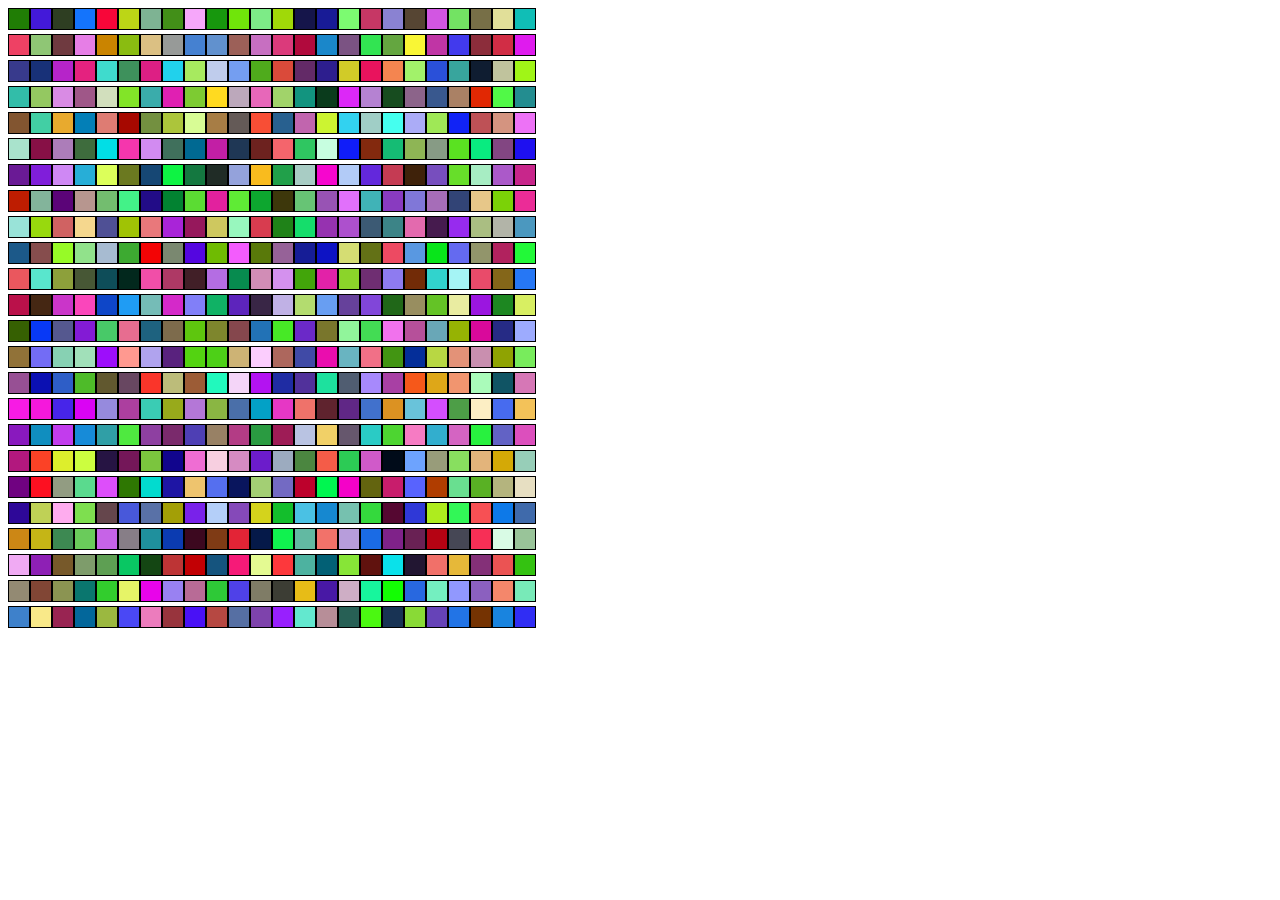
<file: TEST/SVG/color - Copia.html>
<!DOCTYPE html>
<html>
  <head>
    <title>Griglia di pixel casuali con bordo nero</title>
    <style>
      .pixel {
        width: 20px;
        height: 20px;
        border: 1px solid black;
        display: inline-block;
      }
    </style>
  </head>
  <body>
    <div id="grid">
    </div>
    <script>
      function getRandomColor() {
        var letters = "0123456789ABCDEF";
        var color = "#";
        for (var i = 0; i < 6; i++) {
          color += letters[Math.floor(Math.random() * 16)];
        }
        return color;
      }

      var numRows = 24;
      var numCols = 24;

      for (var i = 0; i < numRows; i++) {
        var row = document.createElement("div");
        for (var j = 0; j < numCols; j++) {
          var pixel = document.createElement("span");
          pixel.classList.add("pixel");
          pixel.style.backgroundColor = getRandomColor();
          row.appendChild(pixel);
        }
        document.getElementById("grid").appendChild(row);
      }
    </script>
  </body>
</html>
</file>
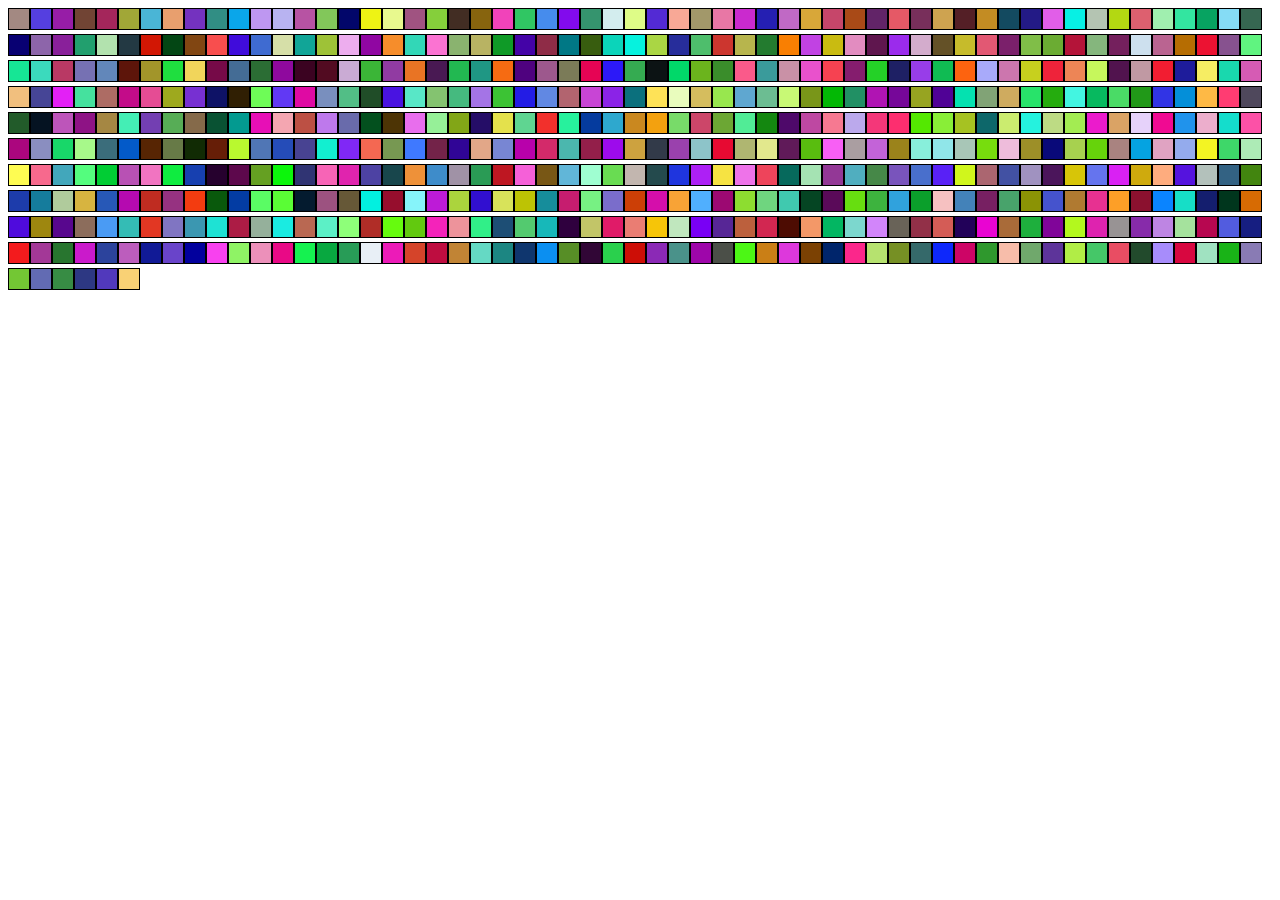
<file: TEST/SVG/color.html>
<!DOCTYPE html>
<html>
  <head>
    <title>Griglia di pixel casuali con bordo nero</title>
    <style>
      .pixel {
        width: 20px;
        height: 20px;
        border: 1px solid black;
        display: inline-block;
      }
    </style>
  </head>
  <body>
    <div id="grid">
    </div>
    <script>
      function getRandomColor() {
        var letters = "0123456789ABCDEF";
        var color = "#";
        for (var i = 0; i < 6; i++) {
          color += letters[Math.floor(Math.random() * 16)];
        }
        return color;
      }

      for (var i = 0; i < 24; i++) {
        for (var j = 0; j < 24; j++) {
          var pixel = document.createElement("div");
          pixel.classList.add("pixel");
          pixel.style.backgroundColor = getRandomColor();
          document.getElementById("grid").appendChild(pixel);
        }
      }
    </script>
  </body>
</html>
</file>
<file: assets/vendors/themify-icons/css/themify-icons.css>
@font-face {
	font-family: 'themify';
	src:url("../fonts/themify.eot?-fvbane");
	src:url("../fonts/themify.eot?#iefix-fvbane") format("embedded-opentype"),
		url("../fonts/themify.woff?-fvbane") format("woff"),
		url("../fonts/themify.ttf?-fvbane") format("truetype"),
		url("../fonts/themify.svg?-fvbane#themify") format("svg");
	font-weight: normal;
	font-style: normal;
}

[class^="ti-"], [class*=" ti-"] {
	font-family: 'themify';
	speak: none;
	font-style: normal;
	font-weight: normal;
	font-variant: normal;
	text-transform: none;
	line-height: 1;

	/* Better Font Rendering =========== */
	-webkit-font-smoothing: antialiased;
	-moz-osx-font-smoothing: grayscale;
}

.ti-wand:before {
	content: "\e600";
}
.ti-volume:before {
	content: "\e601";
}
.ti-user:before {
	content: "\e602";
}
.ti-unlock:before {
	content: "\e603";
}
.ti-unlink:before {
	content: "\e604";
}
.ti-trash:before {
	content: "\e605";
}
.ti-thought:before {
	content: "\e606";
}
.ti-target:before {
	content: "\e607";
}
.ti-tag:before {
	content: "\e608";
}
.ti-tablet:before {
	content: "\e609";
}
.ti-star:before {
	content: "\e60a";
}
.ti-spray:before {
	content: "\e60b";
}
.ti-signal:before {
	content: "\e60c";
}
.ti-shopping-cart:before {
	content: "\e60d";
}
.ti-shopping-cart-full:before {
	content: "\e60e";
}
.ti-settings:before {
	content: "\e60f";
}
.ti-search:before {
	content: "\e610";
}
.ti-zoom-in:before {
	content: "\e611";
}
.ti-zoom-out:before {
	content: "\e612";
}
.ti-cut:before {
	content: "\e613";
}
.ti-ruler:before {
	content: "\e614";
}
.ti-ruler-pencil:before {
	content: "\e615";
}
.ti-ruler-alt:before {
	content: "\e616";
}
.ti-bookmark:before {
	content: "\e617";
}
.ti-bookmark-alt:before {
	content: "\e618";
}
.ti-reload:before {
	content: "\e619";
}
.ti-plus:before {
	content: "\e61a";
}
.ti-pin:before {
	content: "\e61b";
}
.ti-pencil:before {
	content: "\e61c";
}
.ti-pencil-alt:before {
	content: "\e61d";
}
.ti-paint-roller:before {
	content: "\e61e";
}
.ti-paint-bucket:before {
	content: "\e61f";
}
.ti-na:before {
	content: "\e620";
}
.ti-mobile:before {
	content: "\e621";
}
.ti-minus:before {
	content: "\e622";
}
.ti-medall:before {
	content: "\e623";
}
.ti-medall-alt:before {
	content: "\e624";
}
.ti-marker:before {
	content: "\e625";
}
.ti-marker-alt:before {
	content: "\e626";
}
.ti-arrow-up:before {
	content: "\e627";
}
.ti-arrow-right:before {
	content: "\e628";
}
.ti-arrow-left:before {
	content: "\e629";
}
.ti-arrow-down:before {
	content: "\e62a";
}
.ti-lock:before {
	content: "\e62b";
}
.ti-location-arrow:before {
	content: "\e62c";
}
.ti-link:before {
	content: "\e62d";
}
.ti-layout:before {
	content: "\e62e";
}
.ti-layers:before {
	content: "\e62f";
}
.ti-layers-alt:before {
	content: "\e630";
}
.ti-key:before {
	content: "\e631";
}
.ti-import:before {
	content: "\e632";
}
.ti-image:before {
	content: "\e633";
}
.ti-heart:before {
	content: "\e634";
}
.ti-heart-broken:before {
	content: "\e635";
}
.ti-hand-stop:before {
	content: "\e636";
}
.ti-hand-open:before {
	content: "\e637";
}
.ti-hand-drag:before {
	content: "\e638";
}
.ti-folder:before {
	content: "\e639";
}
.ti-flag:before {
	content: "\e63a";
}
.ti-flag-alt:before {
	content: "\e63b";
}
.ti-flag-alt-2:before {
	content: "\e63c";
}
.ti-eye:before {
	content: "\e63d";
}
.ti-export:before {
	content: "\e63e";
}
.ti-exchange-vertical:before {
	content: "\e63f";
}
.ti-desktop:before {
	content: "\e640";
}
.ti-cup:before {
	content: "\e641";
}
.ti-crown:before {
	content: "\e642";
}
.ti-comments:before {
	content: "\e643";
}
.ti-comment:before {
	content: "\e644";
}
.ti-comment-alt:before {
	content: "\e645";
}
.ti-close:before {
	content: "\e646";
}
.ti-clip:before {
	content: "\e647";
}
.ti-angle-up:before {
	content: "\e648";
}
.ti-angle-right:before {
	content: "\e649";
}
.ti-angle-left:before {
	content: "\e64a";
}
.ti-angle-down:before {
	content: "\e64b";
}
.ti-check:before {
	content: "\e64c";
}
.ti-check-box:before {
	content: "\e64d";
}
.ti-camera:before {
	content: "\e64e";
}
.ti-announcement:before {
	content: "\e64f";
}
.ti-brush:before {
	content: "\e650";
}
.ti-briefcase:before {
	content: "\e651";
}
.ti-bolt:before {
	content: "\e652";
}
.ti-bolt-alt:before {
	content: "\e653";
}
.ti-blackboard:before {
	content: "\e654";
}
.ti-bag:before {
	content: "\e655";
}
.ti-move:before {
	content: "\e656";
}
.ti-arrows-vertical:before {
	content: "\e657";
}
.ti-arrows-horizontal:before {
	content: "\e658";
}
.ti-fullscreen:before {
	content: "\e659";
}
.ti-arrow-top-right:before {
	content: "\e65a";
}
.ti-arrow-top-left:before {
	content: "\e65b";
}
.ti-arrow-circle-up:before {
	content: "\e65c";
}
.ti-arrow-circle-right:before {
	content: "\e65d";
}
.ti-arrow-circle-left:before {
	content: "\e65e";
}
.ti-arrow-circle-down:before {
	content: "\e65f";
}
.ti-angle-double-up:before {
	content: "\e660";
}
.ti-angle-double-right:before {
	content: "\e661";
}
.ti-angle-double-left:before {
	content: "\e662";
}
.ti-angle-double-down:before {
	content: "\e663";
}
.ti-zip:before {
	content: "\e664";
}
.ti-world:before {
	content: "\e665";
}
.ti-wheelchair:before {
	content: "\e666";
}
.ti-view-list:before {
	content: "\e667";
}
.ti-view-list-alt:before {
	content: "\e668";
}
.ti-view-grid:before {
	content: "\e669";
}
.ti-uppercase:before {
	content: "\e66a";
}
.ti-upload:before {
	content: "\e66b";
}
.ti-underline:before {
	content: "\e66c";
}
.ti-truck:before {
	content: "\e66d";
}
.ti-timer:before {
	content: "\e66e";
}
.ti-ticket:before {
	content: "\e66f";
}
.ti-thumb-up:before {
	content: "\e670";
}
.ti-thumb-down:before {
	content: "\e671";
}
.ti-text:before {
	content: "\e672";
}
.ti-stats-up:before {
	content: "\e673";
}
.ti-stats-down:before {
	content: "\e674";
}
.ti-split-v:before {
	content: "\e675";
}
.ti-split-h:before {
	content: "\e676";
}
.ti-smallcap:before {
	content: "\e677";
}
.ti-shine:before {
	content: "\e678";
}
.ti-shift-right:before {
	content: "\e679";
}
.ti-shift-left:before {
	content: "\e67a";
}
.ti-shield:before {
	content: "\e67b";
}
.ti-notepad:before {
	content: "\e67c";
}
.ti-server:before {
	content: "\e67d";
}
.ti-quote-right:before {
	content: "\e67e";
}
.ti-quote-left:before {
	content: "\e67f";
}
.ti-pulse:before {
	content: "\e680";
}
.ti-printer:before {
	content: "\e681";
}
.ti-power-off:before {
	content: "\e682";
}
.ti-plug:before {
	content: "\e683";
}
.ti-pie-chart:before {
	content: "\e684";
}
.ti-paragraph:before {
	content: "\e685";
}
.ti-panel:before {
	content: "\e686";
}
.ti-package:before {
	content: "\e687";
}
.ti-music:before {
	content: "\e688";
}
.ti-music-alt:before {
	content: "\e689";
}
.ti-mouse:before {
	content: "\e68a";
}
.ti-mouse-alt:before {
	content: "\e68b";
}
.ti-money:before {
	content: "\e68c";
}
.ti-microphone:before {
	content: "\e68d";
}
.ti-menu:before {
	content: "\e68e";
}
.ti-menu-alt:before {
	content: "\e68f";
}
.ti-map:before {
	content: "\e690";
}
.ti-map-alt:before {
	content: "\e691";
}
.ti-loop:before {
	content: "\e692";
}
.ti-location-pin:before {
	content: "\e693";
}
.ti-list:before {
	content: "\e694";
}
.ti-light-bulb:before {
	content: "\e695";
}
.ti-Italic:before {
	content: "\e696";
}
.ti-info:before {
	content: "\e697";
}
.ti-infinite:before {
	content: "\e698";
}
.ti-id-badge:before {
	content: "\e699";
}
.ti-hummer:before {
	content: "\e69a";
}
.ti-home:before {
	content: "\e69b";
}
.ti-help:before {
	content: "\e69c";
}
.ti-headphone:before {
	content: "\e69d";
}
.ti-harddrives:before {
	content: "\e69e";
}
.ti-harddrive:before {
	content: "\e69f";
}
.ti-gift:before {
	content: "\e6a0";
}
.ti-game:before {
	content: "\e6a1";
}
.ti-filter:before {
	content: "\e6a2";
}
.ti-files:before {
	content: "\e6a3";
}
.ti-file:before {
	content: "\e6a4";
}
.ti-eraser:before {
	content: "\e6a5";
}
.ti-envelope:before {
	content: "\e6a6";
}
.ti-download:before {
	content: "\e6a7";
}
.ti-direction:before {
	content: "\e6a8";
}
.ti-direction-alt:before {
	content: "\e6a9";
}
.ti-dashboard:before {
	content: "\e6aa";
}
.ti-control-stop:before {
	content: "\e6ab";
}
.ti-control-shuffle:before {
	content: "\e6ac";
}
.ti-control-play:before {
	content: "\e6ad";
}
.ti-control-pause:before {
	content: "\e6ae";
}
.ti-control-forward:before {
	content: "\e6af";
}
.ti-control-backward:before {
	content: "\e6b0";
}
.ti-cloud:before {
	content: "\e6b1";
}
.ti-cloud-up:before {
	content: "\e6b2";
}
.ti-cloud-down:before {
	content: "\e6b3";
}
.ti-clipboard:before {
	content: "\e6b4";
}
.ti-car:before {
	content: "\e6b5";
}
.ti-calendar:before {
	content: "\e6b6";
}
.ti-book:before {
	content: "\e6b7";
}
.ti-bell:before {
	content: "\e6b8";
}
.ti-basketball:before {
	content: "\e6b9";
}
.ti-bar-chart:before {
	content: "\e6ba";
}
.ti-bar-chart-alt:before {
	content: "\e6bb";
}
.ti-back-right:before {
	content: "\e6bc";
}
.ti-back-left:before {
	content: "\e6bd";
}
.ti-arrows-corner:before {
	content: "\e6be";
}
.ti-archive:before {
	content: "\e6bf";
}
.ti-anchor:before {
	content: "\e6c0";
}
.ti-align-right:before {
	content: "\e6c1";
}
.ti-align-left:before {
	content: "\e6c2";
}
.ti-align-justify:before {
	content: "\e6c3";
}
.ti-align-center:before {
	content: "\e6c4";
}
.ti-alert:before {
	content: "\e6c5";
}
.ti-alarm-clock:before {
	content: "\e6c6";
}
.ti-agenda:before {
	content: "\e6c7";
}
.ti-write:before {
	content: "\e6c8";
}
.ti-window:before {
	content: "\e6c9";
}
.ti-widgetized:before {
	content: "\e6ca";
}
.ti-widget:before {
	content: "\e6cb";
}
.ti-widget-alt:before {
	content: "\e6cc";
}
.ti-wallet:before {
	content: "\e6cd";
}
.ti-video-clapper:before {
	content: "\e6ce";
}
.ti-video-camera:before {
	content: "\e6cf";
}
.ti-vector:before {
	content: "\e6d0";
}
.ti-themify-logo:before {
	content: "\e6d1";
}
.ti-themify-favicon:before {
	content: "\e6d2";
}
.ti-themify-favicon-alt:before {
	content: "\e6d3";
}
.ti-support:before {
	content: "\e6d4";
}
.ti-stamp:before {
	content: "\e6d5";
}
.ti-split-v-alt:before {
	content: "\e6d6";
}
.ti-slice:before {
	content: "\e6d7";
}
.ti-shortcode:before {
	content: "\e6d8";
}
.ti-shift-right-alt:before {
	content: "\e6d9";
}
.ti-shift-left-alt:before {
	content: "\e6da";
}
.ti-ruler-alt-2:before {
	content: "\e6db";
}
.ti-receipt:before {
	content: "\e6dc";
}
.ti-pin2:before {
	content: "\e6dd";
}
.ti-pin-alt:before {
	content: "\e6de";
}
.ti-pencil-alt2:before {
	content: "\e6df";
}
.ti-palette:before {
	content: "\e6e0";
}
.ti-more:before {
	content: "\e6e1";
}
.ti-more-alt:before {
	content: "\e6e2";
}
.ti-microphone-alt:before {
	content: "\e6e3";
}
.ti-magnet:before {
	content: "\e6e4";
}
.ti-line-double:before {
	content: "\e6e5";
}
.ti-line-dotted:before {
	content: "\e6e6";
}
.ti-line-dashed:before {
	content: "\e6e7";
}
.ti-layout-width-full:before {
	content: "\e6e8";
}
.ti-layout-width-default:before {
	content: "\e6e9";
}
.ti-layout-width-default-alt:before {
	content: "\e6ea";
}
.ti-layout-tab:before {
	content: "\e6eb";
}
.ti-layout-tab-window:before {
	content: "\e6ec";
}
.ti-layout-tab-v:before {
	content: "\e6ed";
}
.ti-layout-tab-min:before {
	content: "\e6ee";
}
.ti-layout-slider:before {
	content: "\e6ef";
}
.ti-layout-slider-alt:before {
	content: "\e6f0";
}
.ti-layout-sidebar-right:before {
	content: "\e6f1";
}
.ti-layout-sidebar-none:before {
	content: "\e6f2";
}
.ti-layout-sidebar-left:before {
	content: "\e6f3";
}
.ti-layout-placeholder:before {
	content: "\e6f4";
}
.ti-layout-menu:before {
	content: "\e6f5";
}
.ti-layout-menu-v:before {
	content: "\e6f6";
}
.ti-layout-menu-separated:before {
	content: "\e6f7";
}
.ti-layout-menu-full:before {
	content: "\e6f8";
}
.ti-layout-media-right-alt:before {
	content: "\e6f9";
}
.ti-layout-media-right:before {
	content: "\e6fa";
}
.ti-layout-media-overlay:before {
	content: "\e6fb";
}
.ti-layout-media-overlay-alt:before {
	content: "\e6fc";
}
.ti-layout-media-overlay-alt-2:before {
	content: "\e6fd";
}
.ti-layout-media-left-alt:before {
	content: "\e6fe";
}
.ti-layout-media-left:before {
	content: "\e6ff";
}
.ti-layout-media-center-alt:before {
	content: "\e700";
}
.ti-layout-media-center:before {
	content: "\e701";
}
.ti-layout-list-thumb:before {
	content: "\e702";
}
.ti-layout-list-thumb-alt:before {
	content: "\e703";
}
.ti-layout-list-post:before {
	content: "\e704";
}
.ti-layout-list-large-image:before {
	content: "\e705";
}
.ti-layout-line-solid:before {
	content: "\e706";
}
.ti-layout-grid4:before {
	content: "\e707";
}
.ti-layout-grid3:before {
	content: "\e708";
}
.ti-layout-grid2:before {
	content: "\e709";
}
.ti-layout-grid2-thumb:before {
	content: "\e70a";
}
.ti-layout-cta-right:before {
	content: "\e70b";
}
.ti-layout-cta-left:before {
	content: "\e70c";
}
.ti-layout-cta-center:before {
	content: "\e70d";
}
.ti-layout-cta-btn-right:before {
	content: "\e70e";
}
.ti-layout-cta-btn-left:before {
	content: "\e70f";
}
.ti-layout-column4:before {
	content: "\e710";
}
.ti-layout-column3:before {
	content: "\e711";
}
.ti-layout-column2:before {
	content: "\e712";
}
.ti-layout-accordion-separated:before {
	content: "\e713";
}
.ti-layout-accordion-merged:before {
	content: "\e714";
}
.ti-layout-accordion-list:before {
	content: "\e715";
}
.ti-ink-pen:before {
	content: "\e716";
}
.ti-info-alt:before {
	content: "\e717";
}
.ti-help-alt:before {
	content: "\e718";
}
.ti-headphone-alt:before {
	content: "\e719";
}
.ti-hand-point-up:before {
	content: "\e71a";
}
.ti-hand-point-right:before {
	content: "\e71b";
}
.ti-hand-point-left:before {
	content: "\e71c";
}
.ti-hand-point-down:before {
	content: "\e71d";
}
.ti-gallery:before {
	content: "\e71e";
}
.ti-face-smile:before {
	content: "\e71f";
}
.ti-face-sad:before {
	content: "\e720";
}
.ti-credit-card:before {
	content: "\e721";
}
.ti-control-skip-forward:before {
	content: "\e722";
}
.ti-control-skip-backward:before {
	content: "\e723";
}
.ti-control-record:before {
	content: "\e724";
}
.ti-control-eject:before {
	content: "\e725";
}
.ti-comments-smiley:before {
	content: "\e726";
}
.ti-brush-alt:before {
	content: "\e727";
}
.ti-youtube:before {
	content: "\e728";
}
.ti-vimeo:before {
	content: "\e729";
}
.ti-twitter:before {
	content: "\e72a";
}
.ti-time:before {
	content: "\e72b";
}
.ti-tumblr:before {
	content: "\e72c";
}
.ti-skype:before {
	content: "\e72d";
}
.ti-share:before {
	content: "\e72e";
}
.ti-share-alt:before {
	content: "\e72f";
}
.ti-rocket:before {
	content: "\e730";
}
.ti-pinterest:before {
	content: "\e731";
}
.ti-new-window:before {
	content: "\e732";
}
.ti-microsoft:before {
	content: "\e733";
}
.ti-list-ol:before {
	content: "\e734";
}
.ti-linkedin:before {
	content: "\e735";
}
.ti-layout-sidebar-2:before {
	content: "\e736";
}
.ti-layout-grid4-alt:before {
	content: "\e737";
}
.ti-layout-grid3-alt:before {
	content: "\e738";
}
.ti-layout-grid2-alt:before {
	content: "\e739";
}
.ti-layout-column4-alt:before {
	content: "\e73a";
}
.ti-layout-column3-alt:before {
	content: "\e73b";
}
.ti-layout-column2-alt:before {
	content: "\e73c";
}
.ti-instagram:before {
	content: "\e73d";
}
.ti-google:before {
	content: "\e73e";
}
.ti-github:before {
	content: "\e73f";
}
.ti-flickr:before {
	content: "\e740";
}
.ti-facebook:before {
	content: "\e741";
}
.ti-dropbox:before {
	content: "\e742";
}
.ti-dribbble:before {
	content: "\e743";
}
.ti-apple:before {
	content: "\e744";
}
.ti-android:before {
	content: "\e745";
}
.ti-save:before {
	content: "\e746";
}
.ti-save-alt:before {
	content: "\e747";
}
.ti-yahoo:before {
	content: "\e748";
}
.ti-wordpress:before {
	content: "\e749";
}
.ti-vimeo-alt:before {
	content: "\e74a";
}
.ti-twitter-alt:before {
	content: "\e74b";
}
.ti-tumblr-alt:before {
	content: "\e74c";
}
.ti-trello:before {
	content: "\e74d";
}
.ti-stack-overflow:before {
	content: "\e74e";
}
.ti-soundcloud:before {
	content: "\e74f";
}
.ti-sharethis:before {
	content: "\e750";
}
.ti-sharethis-alt:before {
	content: "\e751";
}
.ti-reddit:before {
	content: "\e752";
}
.ti-pinterest-alt:before {
	content: "\e753";
}
.ti-microsoft-alt:before {
	content: "\e754";
}
.ti-linux:before {
	content: "\e755";
}
.ti-jsfiddle:before {
	content: "\e756";
}
.ti-joomla:before {
	content: "\e757";
}
.ti-html5:before {
	content: "\e758";
}
.ti-flickr-alt:before {
	content: "\e759";
}
.ti-email:before {
	content: "\e75a";
}
.ti-drupal:before {
	content: "\e75b";
}
.ti-dropbox-alt:before {
	content: "\e75c";
}
.ti-css3:before {
	content: "\e75d";
}
.ti-rss:before {
	content: "\e75e";
}
.ti-rss-alt:before {
	content: "\e75f";
}
</file>
<file: assets/css/leadmark.css>
@charset "UTF-8";
/*!
=========================================================
* LeadMark Landing page
=========================================================

* Copyright: 2019 DevCRUD (https://devcrud.com)
* Licensed: (https://devcrud.com/licenses)
* Coded by www.devcrud.com

=========================================================

* The above copyright notice and this permission notice shall be included in all copies or substantial portions of the Software.
*/

/*

@import url("https://fonts.googleapis.com/css?family=Poppins:100,100i,200,200i,300,300i,400,400i,500,500i,600,600i,700,700i,800,800i,900,900i");


:root {
  --bs-color-00: #2D2727;
  --bs-color-01: #FEFBF6;
  --bs-color-02: #810CA8;
  --bs-color-03: #C147E9;
}

*,
*::before,
*::after {
  box-sizing: border-box;
}

html {
  font-family: sans-serif;
  line-height: 1.15;
  -webkit-text-size-adjust: 100%;
  -webkit-tap-highlight-color: rgba(0, 0, 0, 0);
}

article, aside, figcaption, figure, footer, header, hgroup, main, nav, section {
  display: block;
}

body {
  margin: 0;
  font-family: "Poppins", sans-serif;
  font-size: 1rem;
  font-weight: 400;
  line-height: 1.5;
  color: #444;
  text-align: left;
  background-color: #fff;
}

[tabindex="-1"]:focus {
  outline: 0 !important;
}

hr {
  box-sizing: content-box;
  height: 0;
  overflow: visible;
}

h1, h2, h3, h4, h5, h6 {
  margin-top: 0;
  margin-bottom: 0.5rem;
}

p {
  margin-top: 0;
  margin-bottom: 1rem;
}

abbr[title],
abbr[data-original-title] {
  text-decoration: underline;
  -webkit-text-decoration: underline dotted;
          text-decoration: underline dotted;
  cursor: help;
  border-bottom: 0;
  -webkit-text-decoration-skip-ink: none;
          text-decoration-skip-ink: none;
}

address {
  margin-bottom: 1rem;
  font-style: normal;
  line-height: inherit;
}

ol,
ul,
dl {
  margin-top: 0;
  margin-bottom: 1rem;
}

ol ol,
ul ul,
ol ul,
ul ol {
  margin-bottom: 0;
}

dt {
  font-weight: 700;
}

dd {
  margin-bottom: .5rem;
  margin-left: 0;
}

blockquote {
  margin: 0 0 1rem;
}

b,
strong {
  font-weight: bolder;
}

small {
  font-size: 80%;
}

sub,
sup {
  position: relative;
  font-size: 75%;
  line-height: 0;
  vertical-align: baseline;
}

sub {
  bottom: -.25em;
}

sup {
  top: -.5em;
}

a {
  color: #ff6e42;
  text-decoration: none;
  background-color: transparent;
}

a:hover {
  color: #f53900;
  text-decoration: none;
}

a:not([href]):not([tabindex]) {
  color: inherit;
  text-decoration: none;
}

a:not([href]):not([tabindex]):hover, a:not([href]):not([tabindex]):focus {
  color: inherit;
  text-decoration: none;
}

a:not([href]):not([tabindex]):focus {
  outline: 0;
}

pre,
code,
kbd,
samp {
  font-family: SFMono-Regular, Menlo, Monaco, Consolas, "Liberation Mono", "Courier New", monospace;
  font-size: 1em;
}

pre {
  margin-top: 0;
  margin-bottom: 1rem;
  overflow: auto;
}

figure {
  margin: 0 0 1rem;
}

img {
  vertical-align: middle;
  border-style: none;
}

svg {
  overflow: hidden;
  vertical-align: middle;
}

table {
  border-collapse: collapse;
}

caption {
  padding-top: 0.75rem;
  padding-bottom: 0.75rem;
  color: #6c757d;
  text-align: left;
  caption-side: bottom;
}

th {
  text-align: inherit;
}

label {
  display: inline-block;
  margin-bottom: 0.5rem;
}

button {
  border-radius: 0;
}

button:focus {
  outline: 1px dotted;
  outline: 5px auto -webkit-focus-ring-color;
}

input,
button,
select,
optgroup,
textarea {
  margin: 0;
  font-family: inherit;
  font-size: inherit;
  line-height: inherit;
}

button,
input {
  overflow: visible;
}

button,
select {
  text-transform: none;
}

select {
  word-wrap: normal;
}

button,
[type="button"],
[type="reset"],
[type="submit"] {
  -webkit-appearance: button;
}

button:not(:disabled),
[type="button"]:not(:disabled),
[type="reset"]:not(:disabled),
[type="submit"]:not(:disabled) {
  cursor: pointer;
}

button::-moz-focus-inner,
[type="button"]::-moz-focus-inner,
[type="reset"]::-moz-focus-inner,
[type="submit"]::-moz-focus-inner {
  padding: 0;
  border-style: none;
}

input[type="radio"],
input[type="checkbox"] {
  box-sizing: border-box;
  padding: 0;
}

input[type="date"],
input[type="time"],
input[type="datetime-local"],
input[type="month"] {
  -webkit-appearance: listbox;
}

textarea {
  overflow: auto;
  resize: vertical;
}

fieldset {
  min-width: 0;
  padding: 0;
  margin: 0;
  border: 0;
}

legend {
  display: block;
  width: 100%;
  max-width: 100%;
  padding: 0;
  margin-bottom: .5rem;
  font-size: 1.5rem;
  line-height: inherit;
  color: inherit;
  white-space: normal;
}

progress {
  vertical-align: baseline;
}

[type="number"]::-webkit-inner-spin-button,
[type="number"]::-webkit-outer-spin-button {
  height: auto;
}

[type="search"] {
  outline-offset: -2px;
  -webkit-appearance: none;
}

[type="search"]::-webkit-search-decoration {
  -webkit-appearance: none;
}

::-webkit-file-upload-button {
  font: inherit;
  -webkit-appearance: button;
}

output {
  display: inline-block;
}

summary {
  display: list-item;
  cursor: pointer;
}

template {
  display: none;
}

[hidden] {
  display: none !important;
}

h1, h2, h3, h4, h5, h6,
.h1, .h2, .h3, .h4, .h5, .h6 {
  margin-bottom: 0.5rem;
  font-weight: 500;
  line-height: 1.2;
}

h1, .h1 {
  font-size: 2.5rem;
}

h2, .h2 {
  font-size: 2rem;
}

h3, .h3 {
  font-size: 1.75rem;
}

h4, .h4 {
  font-size: 1.5rem;
}

h5, .h5 {
  font-size: 1.25rem;
}

h6, .h6 {
  font-size: 1rem;
}

.lead {
  font-size: 1.25rem;
  font-weight: 300;
}

.display-1 {
  font-size: 6rem;
  font-weight: 300;
  line-height: 1.2;
}

.display-2 {
  font-size: 5.5rem;
  font-weight: 300;
  line-height: 1.2;
}

.display-3 {
  font-size: 4.5rem;
  font-weight: 300;
  line-height: 1.2;
}

.display-4 {
  font-size: 3.5rem;
  font-weight: 300;
  line-height: 1.2;
}

hr {
  margin-top: 1rem;
  margin-bottom: 1rem;
  border: 0;
  border-top: 1px solid rgba(0, 0, 0, 0.1);
}

small,
.small {
  font-size: 80%;
  font-weight: 400;
}

mark,
.mark {
  padding: 0.2em;
  background-color: #fcf8e3;
}

.list-unstyled {
  padding-left: 0;
  list-style: none;
}

.list-inline {
  padding-left: 0;
  list-style: none;
}

.list-inline-item {
  display: inline-block;
}

.list-inline-item:not(:last-child) {
  margin-right: 0.5rem;
}

.initialism {
  font-size: 90%;
  text-transform: uppercase;
}

.blockquote {
  margin-bottom: 1rem;
  font-size: 1.25rem;
}

.blockquote-footer {
  display: block;
  font-size: 80%;
  color: #6c757d;
}

.blockquote-footer::before {
  content: "\2014\00A0";
}

.img-fluid {
  max-width: 100%;
  height: auto;
}

.img-thumbnail {
  padding: 0.25rem;
  background-color: #fff;
  border: 1px solid #dee2e6;
  border-radius: 0.25rem;
  max-width: 100%;
  height: auto;
}

.figure {
  display: inline-block;
}

.figure-img {
  margin-bottom: 0.5rem;
  line-height: 1;
}

.figure-caption {
  font-size: 90%;
  color: #6c757d;
}

code {
  font-size: 87.5%;
  color: #e83e8c;
  word-break: break-word;
}

a > code {
  color: inherit;
}

kbd {
  padding: 0.2rem 0.4rem;
  font-size: 87.5%;
  color: #fff;
  background-color: #1b1b1b;
  border-radius: 0.2rem;
}

kbd kbd {
  padding: 0;
  font-size: 100%;
  font-weight: 700;
}

pre {
  display: block;
  font-size: 87.5%;
  color: #1b1b1b;
}

pre code {
  font-size: inherit;
  color: inherit;
  word-break: normal;
}

.pre-scrollable {
  max-height: 340px;
  overflow-y: scroll;
}

.container {
  width: 100%;
  padding-right: 15px;
  padding-left: 15px;
  margin-right: auto;
  margin-left: auto;
}

@media (min-width: 576px) {
  .container {
    max-width: 540px;
  }
}

@media (min-width: 768px) {
  .container {
    max-width: 720px;
  }
}

@media (min-width: 992px) {
  .container {
    max-width: 960px;
  }
}

@media (min-width: 1200px) {
  .container {
    max-width: 1140px;
  }
}

.container-fluid {
  width: 100%;
  padding-right: 15px;
  padding-left: 15px;
  margin-right: auto;
  margin-left: auto;
}

.row {
  display: -webkit-box;
  display: -webkit-flex;
  display: -ms-flexbox;
  display: flex;
  -webkit-flex-wrap: wrap;
      -ms-flex-wrap: wrap;
          flex-wrap: wrap;
  margin-right: -15px;
  margin-left: -15px;
}

.no-gutters {
  margin-right: 0;
  margin-left: 0;
}

.no-gutters > .col,
.no-gutters > [class*="col-"] {
  padding-right: 0;
  padding-left: 0;
}

.col-1, .col-2, .col-3, .col-4, .col-5, .col-6, .col-7, .col-8, .col-9, .col-10, .col-11, .col-12, .col,
.col-auto, .col-sm-1, .col-sm-2, .col-sm-3, .col-sm-4, .col-sm-5, .col-sm-6, .col-sm-7, .col-sm-8, .col-sm-9, .col-sm-10, .col-sm-11, .col-sm-12, .col-sm,
.col-sm-auto, .col-md-1, .col-md-2, .col-md-3, .col-md-4, .col-md-5, .col-md-6, .col-md-7, .col-md-8, .col-md-9, .col-md-10, .col-md-11, .col-md-12, .col-md,
.col-md-auto, .col-lg-1, .col-lg-2, .col-lg-3, .col-lg-4, .col-lg-5, .col-lg-6, .col-lg-7, .col-lg-8, .col-lg-9, .col-lg-10, .col-lg-11, .col-lg-12, .col-lg,
.col-lg-auto, .col-xl-1, .col-xl-2, .col-xl-3, .col-xl-4, .col-xl-5, .col-xl-6, .col-xl-7, .col-xl-8, .col-xl-9, .col-xl-10, .col-xl-11, .col-xl-12, .col-xl,
.col-xl-auto {
  position: relative;
  width: 100%;
  padding-right: 15px;
  padding-left: 15px;
}

.col {
  -webkit-flex-basis: 0;
      -ms-flex-preferred-size: 0;
          flex-basis: 0;
  -webkit-box-flex: 1;
  -webkit-flex-grow: 1;
      -ms-flex-positive: 1;
          flex-grow: 1;
  max-width: 100%;
}

.col-auto {
  -webkit-box-flex: 0;
  -webkit-flex: 0 0 auto;
      -ms-flex: 0 0 auto;
          flex: 0 0 auto;
  width: auto;
  max-width: 100%;
}

.col-1 {
  -webkit-box-flex: 0;
  -webkit-flex: 0 0 8.33333%;
      -ms-flex: 0 0 8.33333%;
          flex: 0 0 8.33333%;
  max-width: 8.33333%;
}

.col-2 {
  -webkit-box-flex: 0;
  -webkit-flex: 0 0 16.66667%;
      -ms-flex: 0 0 16.66667%;
          flex: 0 0 16.66667%;
  max-width: 16.66667%;
}

.col-3 {
  -webkit-box-flex: 0;
  -webkit-flex: 0 0 25%;
      -ms-flex: 0 0 25%;
          flex: 0 0 25%;
  max-width: 25%;
}

.col-4 {
  -webkit-box-flex: 0;
  -webkit-flex: 0 0 33.33333%;
      -ms-flex: 0 0 33.33333%;
          flex: 0 0 33.33333%;
  max-width: 33.33333%;
}

.col-5 {
  -webkit-box-flex: 0;
  -webkit-flex: 0 0 41.66667%;
      -ms-flex: 0 0 41.66667%;
          flex: 0 0 41.66667%;
  max-width: 41.66667%;
}

.col-6 {
  -webkit-box-flex: 0;
  -webkit-flex: 0 0 50%;
      -ms-flex: 0 0 50%;
          flex: 0 0 50%;
  max-width: 50%;
}

.col-7 {
  -webkit-box-flex: 0;
  -webkit-flex: 0 0 58.33333%;
      -ms-flex: 0 0 58.33333%;
          flex: 0 0 58.33333%;
  max-width: 58.33333%;
}

.col-8 {
  -webkit-box-flex: 0;
  -webkit-flex: 0 0 66.66667%;
      -ms-flex: 0 0 66.66667%;
          flex: 0 0 66.66667%;
  max-width: 66.66667%;
}

.col-9 {
  -webkit-box-flex: 0;
  -webkit-flex: 0 0 75%;
      -ms-flex: 0 0 75%;
          flex: 0 0 75%;
  max-width: 75%;
}

.col-10 {
  -webkit-box-flex: 0;
  -webkit-flex: 0 0 83.33333%;
      -ms-flex: 0 0 83.33333%;
          flex: 0 0 83.33333%;
  max-width: 83.33333%;
}

.col-11 {
  -webkit-box-flex: 0;
  -webkit-flex: 0 0 91.66667%;
      -ms-flex: 0 0 91.66667%;
          flex: 0 0 91.66667%;
  max-width: 91.66667%;
}

.col-12 {
  -webkit-box-flex: 0;
  -webkit-flex: 0 0 100%;
      -ms-flex: 0 0 100%;
          flex: 0 0 100%;
  max-width: 100%;
}

.order-first {
  -webkit-box-ordinal-group: 0;
  -webkit-order: -1;
      -ms-flex-order: -1;
          order: -1;
}

.order-last {
  -webkit-box-ordinal-group: 14;
  -webkit-order: 13;
      -ms-flex-order: 13;
          order: 13;
}

.order-0 {
  -webkit-box-ordinal-group: 1;
  -webkit-order: 0;
      -ms-flex-order: 0;
          order: 0;
}

.order-1 {
  -webkit-box-ordinal-group: 2;
  -webkit-order: 1;
      -ms-flex-order: 1;
          order: 1;
}

.order-2 {
  -webkit-box-ordinal-group: 3;
  -webkit-order: 2;
      -ms-flex-order: 2;
          order: 2;
}

.order-3 {
  -webkit-box-ordinal-group: 4;
  -webkit-order: 3;
      -ms-flex-order: 3;
          order: 3;
}

.order-4 {
  -webkit-box-ordinal-group: 5;
  -webkit-order: 4;
      -ms-flex-order: 4;
          order: 4;
}

.order-5 {
  -webkit-box-ordinal-group: 6;
  -webkit-order: 5;
      -ms-flex-order: 5;
          order: 5;
}

.order-6 {
  -webkit-box-ordinal-group: 7;
  -webkit-order: 6;
      -ms-flex-order: 6;
          order: 6;
}

.order-7 {
  -webkit-box-ordinal-group: 8;
  -webkit-order: 7;
      -ms-flex-order: 7;
          order: 7;
}

.order-8 {
  -webkit-box-ordinal-group: 9;
  -webkit-order: 8;
      -ms-flex-order: 8;
          order: 8;
}

.order-9 {
  -webkit-box-ordinal-group: 10;
  -webkit-order: 9;
      -ms-flex-order: 9;
          order: 9;
}

.order-10 {
  -webkit-box-ordinal-group: 11;
  -webkit-order: 10;
      -ms-flex-order: 10;
          order: 10;
}

.order-11 {
  -webkit-box-ordinal-group: 12;
  -webkit-order: 11;
      -ms-flex-order: 11;
          order: 11;
}

.order-12 {
  -webkit-box-ordinal-group: 13;
  -webkit-order: 12;
      -ms-flex-order: 12;
          order: 12;
}

.offset-1 {
  margin-left: 8.33333%;
}

.offset-2 {
  margin-left: 16.66667%;
}

.offset-3 {
  margin-left: 25%;
}

.offset-4 {
  margin-left: 33.33333%;
}

.offset-5 {
  margin-left: 41.66667%;
}

.offset-6 {
  margin-left: 50%;
}

.offset-7 {
  margin-left: 58.33333%;
}

.offset-8 {
  margin-left: 66.66667%;
}

.offset-9 {
  margin-left: 75%;
}

.offset-10 {
  margin-left: 83.33333%;
}

.offset-11 {
  margin-left: 91.66667%;
}

@media (min-width: 576px) {
  .col-sm {
    -webkit-flex-basis: 0;
        -ms-flex-preferred-size: 0;
            flex-basis: 0;
    -webkit-box-flex: 1;
    -webkit-flex-grow: 1;
        -ms-flex-positive: 1;
            flex-grow: 1;
    max-width: 100%;
  }
  .col-sm-auto {
    -webkit-box-flex: 0;
    -webkit-flex: 0 0 auto;
        -ms-flex: 0 0 auto;
            flex: 0 0 auto;
    width: auto;
    max-width: 100%;
  }
  .col-sm-1 {
    -webkit-box-flex: 0;
    -webkit-flex: 0 0 8.33333%;
        -ms-flex: 0 0 8.33333%;
            flex: 0 0 8.33333%;
    max-width: 8.33333%;
  }
  .col-sm-2 {
    -webkit-box-flex: 0;
    -webkit-flex: 0 0 16.66667%;
        -ms-flex: 0 0 16.66667%;
            flex: 0 0 16.66667%;
    max-width: 16.66667%;
  }
  .col-sm-3 {
    -webkit-box-flex: 0;
    -webkit-flex: 0 0 25%;
        -ms-flex: 0 0 25%;
            flex: 0 0 25%;
    max-width: 25%;
  }
  .col-sm-4 {
    -webkit-box-flex: 0;
    -webkit-flex: 0 0 33.33333%;
        -ms-flex: 0 0 33.33333%;
            flex: 0 0 33.33333%;
    max-width: 33.33333%;
  }
  .col-sm-5 {
    -webkit-box-flex: 0;
    -webkit-flex: 0 0 41.66667%;
        -ms-flex: 0 0 41.66667%;
            flex: 0 0 41.66667%;
    max-width: 41.66667%;
  }
  .col-sm-6 {
    -webkit-box-flex: 0;
    -webkit-flex: 0 0 50%;
        -ms-flex: 0 0 50%;
            flex: 0 0 50%;
    max-width: 50%;
  }
  .col-sm-7 {
    -webkit-box-flex: 0;
    -webkit-flex: 0 0 58.33333%;
        -ms-flex: 0 0 58.33333%;
            flex: 0 0 58.33333%;
    max-width: 58.33333%;
  }
  .col-sm-8 {
    -webkit-box-flex: 0;
    -webkit-flex: 0 0 66.66667%;
        -ms-flex: 0 0 66.66667%;
            flex: 0 0 66.66667%;
    max-width: 66.66667%;
  }
  .col-sm-9 {
    -webkit-box-flex: 0;
    -webkit-flex: 0 0 75%;
        -ms-flex: 0 0 75%;
            flex: 0 0 75%;
    max-width: 75%;
  }
  .col-sm-10 {
    -webkit-box-flex: 0;
    -webkit-flex: 0 0 83.33333%;
        -ms-flex: 0 0 83.33333%;
            flex: 0 0 83.33333%;
    max-width: 83.33333%;
  }
  .col-sm-11 {
    -webkit-box-flex: 0;
    -webkit-flex: 0 0 91.66667%;
        -ms-flex: 0 0 91.66667%;
            flex: 0 0 91.66667%;
    max-width: 91.66667%;
  }
  .col-sm-12 {
    -webkit-box-flex: 0;
    -webkit-flex: 0 0 100%;
        -ms-flex: 0 0 100%;
            flex: 0 0 100%;
    max-width: 100%;
  }
  .order-sm-first {
    -webkit-box-ordinal-group: 0;
    -webkit-order: -1;
        -ms-flex-order: -1;
            order: -1;
  }
  .order-sm-last {
    -webkit-box-ordinal-group: 14;
    -webkit-order: 13;
        -ms-flex-order: 13;
            order: 13;
  }
  .order-sm-0 {
    -webkit-box-ordinal-group: 1;
    -webkit-order: 0;
        -ms-flex-order: 0;
            order: 0;
  }
  .order-sm-1 {
    -webkit-box-ordinal-group: 2;
    -webkit-order: 1;
        -ms-flex-order: 1;
            order: 1;
  }
  .order-sm-2 {
    -webkit-box-ordinal-group: 3;
    -webkit-order: 2;
        -ms-flex-order: 2;
            order: 2;
  }
  .order-sm-3 {
    -webkit-box-ordinal-group: 4;
    -webkit-order: 3;
        -ms-flex-order: 3;
            order: 3;
  }
  .order-sm-4 {
    -webkit-box-ordinal-group: 5;
    -webkit-order: 4;
        -ms-flex-order: 4;
            order: 4;
  }
  .order-sm-5 {
    -webkit-box-ordinal-group: 6;
    -webkit-order: 5;
        -ms-flex-order: 5;
            order: 5;
  }
  .order-sm-6 {
    -webkit-box-ordinal-group: 7;
    -webkit-order: 6;
        -ms-flex-order: 6;
            order: 6;
  }
  .order-sm-7 {
    -webkit-box-ordinal-group: 8;
    -webkit-order: 7;
        -ms-flex-order: 7;
            order: 7;
  }
  .order-sm-8 {
    -webkit-box-ordinal-group: 9;
    -webkit-order: 8;
        -ms-flex-order: 8;
            order: 8;
  }
  .order-sm-9 {
    -webkit-box-ordinal-group: 10;
    -webkit-order: 9;
        -ms-flex-order: 9;
            order: 9;
  }
  .order-sm-10 {
    -webkit-box-ordinal-group: 11;
    -webkit-order: 10;
        -ms-flex-order: 10;
            order: 10;
  }
  .order-sm-11 {
    -webkit-box-ordinal-group: 12;
    -webkit-order: 11;
        -ms-flex-order: 11;
            order: 11;
  }
  .order-sm-12 {
    -webkit-box-ordinal-group: 13;
    -webkit-order: 12;
        -ms-flex-order: 12;
            order: 12;
  }
  .offset-sm-0 {
    margin-left: 0;
  }
  .offset-sm-1 {
    margin-left: 8.33333%;
  }
  .offset-sm-2 {
    margin-left: 16.66667%;
  }
  .offset-sm-3 {
    margin-left: 25%;
  }
  .offset-sm-4 {
    margin-left: 33.33333%;
  }
  .offset-sm-5 {
    margin-left: 41.66667%;
  }
  .offset-sm-6 {
    margin-left: 50%;
  }
  .offset-sm-7 {
    margin-left: 58.33333%;
  }
  .offset-sm-8 {
    margin-left: 66.66667%;
  }
  .offset-sm-9 {
    margin-left: 75%;
  }
  .offset-sm-10 {
    margin-left: 83.33333%;
  }
  .offset-sm-11 {
    margin-left: 91.66667%;
  }
}

@media (min-width: 768px) {
  .col-md {
    -webkit-flex-basis: 0;
        -ms-flex-preferred-size: 0;
            flex-basis: 0;
    -webkit-box-flex: 1;
    -webkit-flex-grow: 1;
        -ms-flex-positive: 1;
            flex-grow: 1;
    max-width: 100%;
  }
  .col-md-auto {
    -webkit-box-flex: 0;
    -webkit-flex: 0 0 auto;
        -ms-flex: 0 0 auto;
            flex: 0 0 auto;
    width: auto;
    max-width: 100%;
  }
  .col-md-1 {
    -webkit-box-flex: 0;
    -webkit-flex: 0 0 8.33333%;
        -ms-flex: 0 0 8.33333%;
            flex: 0 0 8.33333%;
    max-width: 8.33333%;
  }
  .col-md-2 {
    -webkit-box-flex: 0;
    -webkit-flex: 0 0 16.66667%;
        -ms-flex: 0 0 16.66667%;
            flex: 0 0 16.66667%;
    max-width: 16.66667%;
  }
  .col-md-3 {
    -webkit-box-flex: 0;
    -webkit-flex: 0 0 25%;
        -ms-flex: 0 0 25%;
            flex: 0 0 25%;
    max-width: 25%;
  }
  .col-md-4 {
    -webkit-box-flex: 0;
    -webkit-flex: 0 0 33.33333%;
        -ms-flex: 0 0 33.33333%;
            flex: 0 0 33.33333%;
    max-width: 33.33333%;
  }
  .col-md-5 {
    -webkit-box-flex: 0;
    -webkit-flex: 0 0 41.66667%;
        -ms-flex: 0 0 41.66667%;
            flex: 0 0 41.66667%;
    max-width: 41.66667%;
  }
  .col-md-6 {
    -webkit-box-flex: 0;
    -webkit-flex: 0 0 50%;
        -ms-flex: 0 0 50%;
            flex: 0 0 50%;
    max-width: 50%;
  }
  .col-md-7 {
    -webkit-box-flex: 0;
    -webkit-flex: 0 0 58.33333%;
        -ms-flex: 0 0 58.33333%;
            flex: 0 0 58.33333%;
    max-width: 58.33333%;
  }
  .col-md-8 {
    -webkit-box-flex: 0;
    -webkit-flex: 0 0 66.66667%;
        -ms-flex: 0 0 66.66667%;
            flex: 0 0 66.66667%;
    max-width: 66.66667%;
  }
  .col-md-9 {
    -webkit-box-flex: 0;
    -webkit-flex: 0 0 75%;
        -ms-flex: 0 0 75%;
            flex: 0 0 75%;
    max-width: 75%;
  }
  .col-md-10 {
    -webkit-box-flex: 0;
    -webkit-flex: 0 0 83.33333%;
        -ms-flex: 0 0 83.33333%;
            flex: 0 0 83.33333%;
    max-width: 83.33333%;
  }
  .col-md-11 {
    -webkit-box-flex: 0;
    -webkit-flex: 0 0 91.66667%;
        -ms-flex: 0 0 91.66667%;
            flex: 0 0 91.66667%;
    max-width: 91.66667%;
  }
  .col-md-12 {
    -webkit-box-flex: 0;
    -webkit-flex: 0 0 100%;
        -ms-flex: 0 0 100%;
            flex: 0 0 100%;
    max-width: 100%;
  }
  .order-md-first {
    -webkit-box-ordinal-group: 0;
    -webkit-order: -1;
        -ms-flex-order: -1;
            order: -1;
  }
  .order-md-last {
    -webkit-box-ordinal-group: 14;
    -webkit-order: 13;
        -ms-flex-order: 13;
            order: 13;
  }
  .order-md-0 {
    -webkit-box-ordinal-group: 1;
    -webkit-order: 0;
        -ms-flex-order: 0;
            order: 0;
  }
  .order-md-1 {
    -webkit-box-ordinal-group: 2;
    -webkit-order: 1;
        -ms-flex-order: 1;
            order: 1;
  }
  .order-md-2 {
    -webkit-box-ordinal-group: 3;
    -webkit-order: 2;
        -ms-flex-order: 2;
            order: 2;
  }
  .order-md-3 {
    -webkit-box-ordinal-group: 4;
    -webkit-order: 3;
        -ms-flex-order: 3;
            order: 3;
  }
  .order-md-4 {
    -webkit-box-ordinal-group: 5;
    -webkit-order: 4;
        -ms-flex-order: 4;
            order: 4;
  }
  .order-md-5 {
    -webkit-box-ordinal-group: 6;
    -webkit-order: 5;
        -ms-flex-order: 5;
            order: 5;
  }
  .order-md-6 {
    -webkit-box-ordinal-group: 7;
    -webkit-order: 6;
        -ms-flex-order: 6;
            order: 6;
  }
  .order-md-7 {
    -webkit-box-ordinal-group: 8;
    -webkit-order: 7;
        -ms-flex-order: 7;
            order: 7;
  }
  .order-md-8 {
    -webkit-box-ordinal-group: 9;
    -webkit-order: 8;
        -ms-flex-order: 8;
            order: 8;
  }
  .order-md-9 {
    -webkit-box-ordinal-group: 10;
    -webkit-order: 9;
        -ms-flex-order: 9;
            order: 9;
  }
  .order-md-10 {
    -webkit-box-ordinal-group: 11;
    -webkit-order: 10;
        -ms-flex-order: 10;
            order: 10;
  }
  .order-md-11 {
    -webkit-box-ordinal-group: 12;
    -webkit-order: 11;
        -ms-flex-order: 11;
            order: 11;
  }
  .order-md-12 {
    -webkit-box-ordinal-group: 13;
    -webkit-order: 12;
        -ms-flex-order: 12;
            order: 12;
  }
  .offset-md-0 {
    margin-left: 0;
  }
  .offset-md-1 {
    margin-left: 8.33333%;
  }
  .offset-md-2 {
    margin-left: 16.66667%;
  }
  .offset-md-3 {
    margin-left: 25%;
  }
  .offset-md-4 {
    margin-left: 33.33333%;
  }
  .offset-md-5 {
    margin-left: 41.66667%;
  }
  .offset-md-6 {
    margin-left: 50%;
  }
  .offset-md-7 {
    margin-left: 58.33333%;
  }
  .offset-md-8 {
    margin-left: 66.66667%;
  }
  .offset-md-9 {
    margin-left: 75%;
  }
  .offset-md-10 {
    margin-left: 83.33333%;
  }
  .offset-md-11 {
    margin-left: 91.66667%;
  }
}

@media (min-width: 992px) {
  .col-lg {
    -webkit-flex-basis: 0;
        -ms-flex-preferred-size: 0;
            flex-basis: 0;
    -webkit-box-flex: 1;
    -webkit-flex-grow: 1;
        -ms-flex-positive: 1;
            flex-grow: 1;
    max-width: 100%;
  }
  .col-lg-auto {
    -webkit-box-flex: 0;
    -webkit-flex: 0 0 auto;
        -ms-flex: 0 0 auto;
            flex: 0 0 auto;
    width: auto;
    max-width: 100%;
  }
  .col-lg-1 {
    -webkit-box-flex: 0;
    -webkit-flex: 0 0 8.33333%;
        -ms-flex: 0 0 8.33333%;
            flex: 0 0 8.33333%;
    max-width: 8.33333%;
  }
  .col-lg-2 {
    -webkit-box-flex: 0;
    -webkit-flex: 0 0 16.66667%;
        -ms-flex: 0 0 16.66667%;
            flex: 0 0 16.66667%;
    max-width: 16.66667%;
  }
  .col-lg-3 {
    -webkit-box-flex: 0;
    -webkit-flex: 0 0 25%;
        -ms-flex: 0 0 25%;
            flex: 0 0 25%;
    max-width: 25%;
  }
  .col-lg-4 {
    -webkit-box-flex: 0;
    -webkit-flex: 0 0 33.33333%;
        -ms-flex: 0 0 33.33333%;
            flex: 0 0 33.33333%;
    max-width: 33.33333%;
  }
  .col-lg-5 {
    -webkit-box-flex: 0;
    -webkit-flex: 0 0 41.66667%;
        -ms-flex: 0 0 41.66667%;
            flex: 0 0 41.66667%;
    max-width: 41.66667%;
  }
  .col-lg-6 {
    -webkit-box-flex: 0;
    -webkit-flex: 0 0 50%;
        -ms-flex: 0 0 50%;
            flex: 0 0 50%;
    max-width: 50%;
  }
  .col-lg-7 {
    -webkit-box-flex: 0;
    -webkit-flex: 0 0 58.33333%;
        -ms-flex: 0 0 58.33333%;
            flex: 0 0 58.33333%;
    max-width: 58.33333%;
  }
  .col-lg-8 {
    -webkit-box-flex: 0;
    -webkit-flex: 0 0 66.66667%;
        -ms-flex: 0 0 66.66667%;
            flex: 0 0 66.66667%;
    max-width: 66.66667%;
  }
  .col-lg-9 {
    -webkit-box-flex: 0;
    -webkit-flex: 0 0 75%;
        -ms-flex: 0 0 75%;
            flex: 0 0 75%;
    max-width: 75%;
  }
  .col-lg-10 {
    -webkit-box-flex: 0;
    -webkit-flex: 0 0 83.33333%;
        -ms-flex: 0 0 83.33333%;
            flex: 0 0 83.33333%;
    max-width: 83.33333%;
  }
  .col-lg-11 {
    -webkit-box-flex: 0;
    -webkit-flex: 0 0 91.66667%;
        -ms-flex: 0 0 91.66667%;
            flex: 0 0 91.66667%;
    max-width: 91.66667%;
  }
  .col-lg-12 {
    -webkit-box-flex: 0;
    -webkit-flex: 0 0 100%;
        -ms-flex: 0 0 100%;
            flex: 0 0 100%;
    max-width: 100%;
  }
  .order-lg-first {
    -webkit-box-ordinal-group: 0;
    -webkit-order: -1;
        -ms-flex-order: -1;
            order: -1;
  }
  .order-lg-last {
    -webkit-box-ordinal-group: 14;
    -webkit-order: 13;
        -ms-flex-order: 13;
            order: 13;
  }
  .order-lg-0 {
    -webkit-box-ordinal-group: 1;
    -webkit-order: 0;
        -ms-flex-order: 0;
            order: 0;
  }
  .order-lg-1 {
    -webkit-box-ordinal-group: 2;
    -webkit-order: 1;
        -ms-flex-order: 1;
            order: 1;
  }
  .order-lg-2 {
    -webkit-box-ordinal-group: 3;
    -webkit-order: 2;
        -ms-flex-order: 2;
            order: 2;
  }
  .order-lg-3 {
    -webkit-box-ordinal-group: 4;
    -webkit-order: 3;
        -ms-flex-order: 3;
            order: 3;
  }
  .order-lg-4 {
    -webkit-box-ordinal-group: 5;
    -webkit-order: 4;
        -ms-flex-order: 4;
            order: 4;
  }
  .order-lg-5 {
    -webkit-box-ordinal-group: 6;
    -webkit-order: 5;
        -ms-flex-order: 5;
            order: 5;
  }
  .order-lg-6 {
    -webkit-box-ordinal-group: 7;
    -webkit-order: 6;
        -ms-flex-order: 6;
            order: 6;
  }
  .order-lg-7 {
    -webkit-box-ordinal-group: 8;
    -webkit-order: 7;
        -ms-flex-order: 7;
            order: 7;
  }
  .order-lg-8 {
    -webkit-box-ordinal-group: 9;
    -webkit-order: 8;
        -ms-flex-order: 8;
            order: 8;
  }
  .order-lg-9 {
    -webkit-box-ordinal-group: 10;
    -webkit-order: 9;
        -ms-flex-order: 9;
            order: 9;
  }
  .order-lg-10 {
    -webkit-box-ordinal-group: 11;
    -webkit-order: 10;
        -ms-flex-order: 10;
            order: 10;
  }
  .order-lg-11 {
    -webkit-box-ordinal-group: 12;
    -webkit-order: 11;
        -ms-flex-order: 11;
            order: 11;
  }
  .order-lg-12 {
    -webkit-box-ordinal-group: 13;
    -webkit-order: 12;
        -ms-flex-order: 12;
            order: 12;
  }
  .offset-lg-0 {
    margin-left: 0;
  }
  .offset-lg-1 {
    margin-left: 8.33333%;
  }
  .offset-lg-2 {
    margin-left: 16.66667%;
  }
  .offset-lg-3 {
    margin-left: 25%;
  }
  .offset-lg-4 {
    margin-left: 33.33333%;
  }
  .offset-lg-5 {
    margin-left: 41.66667%;
  }
  .offset-lg-6 {
    margin-left: 50%;
  }
  .offset-lg-7 {
    margin-left: 58.33333%;
  }
  .offset-lg-8 {
    margin-left: 66.66667%;
  }
  .offset-lg-9 {
    margin-left: 75%;
  }
  .offset-lg-10 {
    margin-left: 83.33333%;
  }
  .offset-lg-11 {
    margin-left: 91.66667%;
  }
}

@media (min-width: 1200px) {
  .col-xl {
    -webkit-flex-basis: 0;
        -ms-flex-preferred-size: 0;
            flex-basis: 0;
    -webkit-box-flex: 1;
    -webkit-flex-grow: 1;
        -ms-flex-positive: 1;
            flex-grow: 1;
    max-width: 100%;
  }
  .col-xl-auto {
    -webkit-box-flex: 0;
    -webkit-flex: 0 0 auto;
        -ms-flex: 0 0 auto;
            flex: 0 0 auto;
    width: auto;
    max-width: 100%;
  }
  .col-xl-1 {
    -webkit-box-flex: 0;
    -webkit-flex: 0 0 8.33333%;
        -ms-flex: 0 0 8.33333%;
            flex: 0 0 8.33333%;
    max-width: 8.33333%;
  }
  .col-xl-2 {
    -webkit-box-flex: 0;
    -webkit-flex: 0 0 16.66667%;
        -ms-flex: 0 0 16.66667%;
            flex: 0 0 16.66667%;
    max-width: 16.66667%;
  }
  .col-xl-3 {
    -webkit-box-flex: 0;
    -webkit-flex: 0 0 25%;
        -ms-flex: 0 0 25%;
            flex: 0 0 25%;
    max-width: 25%;
  }
  .col-xl-4 {
    -webkit-box-flex: 0;
    -webkit-flex: 0 0 33.33333%;
        -ms-flex: 0 0 33.33333%;
            flex: 0 0 33.33333%;
    max-width: 33.33333%;
  }
  .col-xl-5 {
    -webkit-box-flex: 0;
    -webkit-flex: 0 0 41.66667%;
        -ms-flex: 0 0 41.66667%;
            flex: 0 0 41.66667%;
    max-width: 41.66667%;
  }
  .col-xl-6 {
    -webkit-box-flex: 0;
    -webkit-flex: 0 0 50%;
        -ms-flex: 0 0 50%;
            flex: 0 0 50%;
    max-width: 50%;
  }
  .col-xl-7 {
    -webkit-box-flex: 0;
    -webkit-flex: 0 0 58.33333%;
        -ms-flex: 0 0 58.33333%;
            flex: 0 0 58.33333%;
    max-width: 58.33333%;
  }
  .col-xl-8 {
    -webkit-box-flex: 0;
    -webkit-flex: 0 0 66.66667%;
        -ms-flex: 0 0 66.66667%;
            flex: 0 0 66.66667%;
    max-width: 66.66667%;
  }
  .col-xl-9 {
    -webkit-box-flex: 0;
    -webkit-flex: 0 0 75%;
        -ms-flex: 0 0 75%;
            flex: 0 0 75%;
    max-width: 75%;
  }
  .col-xl-10 {
    -webkit-box-flex: 0;
    -webkit-flex: 0 0 83.33333%;
        -ms-flex: 0 0 83.33333%;
            flex: 0 0 83.33333%;
    max-width: 83.33333%;
  }
  .col-xl-11 {
    -webkit-box-flex: 0;
    -webkit-flex: 0 0 91.66667%;
        -ms-flex: 0 0 91.66667%;
            flex: 0 0 91.66667%;
    max-width: 91.66667%;
  }
  .col-xl-12 {
    -webkit-box-flex: 0;
    -webkit-flex: 0 0 100%;
        -ms-flex: 0 0 100%;
            flex: 0 0 100%;
    max-width: 100%;
  }
  .order-xl-first {
    -webkit-box-ordinal-group: 0;
    -webkit-order: -1;
        -ms-flex-order: -1;
            order: -1;
  }
  .order-xl-last {
    -webkit-box-ordinal-group: 14;
    -webkit-order: 13;
        -ms-flex-order: 13;
            order: 13;
  }
  .order-xl-0 {
    -webkit-box-ordinal-group: 1;
    -webkit-order: 0;
        -ms-flex-order: 0;
            order: 0;
  }
  .order-xl-1 {
    -webkit-box-ordinal-group: 2;
    -webkit-order: 1;
        -ms-flex-order: 1;
            order: 1;
  }
  .order-xl-2 {
    -webkit-box-ordinal-group: 3;
    -webkit-order: 2;
        -ms-flex-order: 2;
            order: 2;
  }
  .order-xl-3 {
    -webkit-box-ordinal-group: 4;
    -webkit-order: 3;
        -ms-flex-order: 3;
            order: 3;
  }
  .order-xl-4 {
    -webkit-box-ordinal-group: 5;
    -webkit-order: 4;
        -ms-flex-order: 4;
            order: 4;
  }
  .order-xl-5 {
    -webkit-box-ordinal-group: 6;
    -webkit-order: 5;
        -ms-flex-order: 5;
            order: 5;
  }
  .order-xl-6 {
    -webkit-box-ordinal-group: 7;
    -webkit-order: 6;
        -ms-flex-order: 6;
            order: 6;
  }
  .order-xl-7 {
    -webkit-box-ordinal-group: 8;
    -webkit-order: 7;
        -ms-flex-order: 7;
            order: 7;
  }
  .order-xl-8 {
    -webkit-box-ordinal-group: 9;
    -webkit-order: 8;
        -ms-flex-order: 8;
            order: 8;
  }
  .order-xl-9 {
    -webkit-box-ordinal-group: 10;
    -webkit-order: 9;
        -ms-flex-order: 9;
            order: 9;
  }
  .order-xl-10 {
    -webkit-box-ordinal-group: 11;
    -webkit-order: 10;
        -ms-flex-order: 10;
            order: 10;
  }
  .order-xl-11 {
    -webkit-box-ordinal-group: 12;
    -webkit-order: 11;
        -ms-flex-order: 11;
            order: 11;
  }
  .order-xl-12 {
    -webkit-box-ordinal-group: 13;
    -webkit-order: 12;
        -ms-flex-order: 12;
            order: 12;
  }
  .offset-xl-0 {
    margin-left: 0;
  }
  .offset-xl-1 {
    margin-left: 8.33333%;
  }
  .offset-xl-2 {
    margin-left: 16.66667%;
  }
  .offset-xl-3 {
    margin-left: 25%;
  }
  .offset-xl-4 {
    margin-left: 33.33333%;
  }
  .offset-xl-5 {
    margin-left: 41.66667%;
  }
  .offset-xl-6 {
    margin-left: 50%;
  }
  .offset-xl-7 {
    margin-left: 58.33333%;
  }
  .offset-xl-8 {
    margin-left: 66.66667%;
  }
  .offset-xl-9 {
    margin-left: 75%;
  }
  .offset-xl-10 {
    margin-left: 83.33333%;
  }
  .offset-xl-11 {
    margin-left: 91.66667%;
  }
}

.table {
  width: 100%;
  margin-bottom: 1rem;
  color: #444;
}

.table th,
.table td {
  padding: 0.75rem;
  vertical-align: top;
  border-top: 1px solid #dee2e6;
}

.table thead th {
  vertical-align: bottom;
  border-bottom: 2px solid #dee2e6;
}

.table tbody + tbody {
  border-top: 2px solid #dee2e6;
}

.table-sm th,
.table-sm td {
  padding: 0.3rem;
}

.table-bordered {
  border: 1px solid #dee2e6;
}

.table-bordered th,
.table-bordered td {
  border: 1px solid #dee2e6;
}

.table-bordered thead th,
.table-bordered thead td {
  border-bottom-width: 2px;
}

.table-borderless th,
.table-borderless td,
.table-borderless thead th,
.table-borderless tbody + tbody {
  border: 0;
}

.table-striped tbody tr:nth-of-type(odd) {
  background-color: rgba(0, 0, 0, 0.05);
}

.table-hover tbody tr:hover {
  color: #444;
  background-color: rgba(0, 0, 0, 0.075);
}

.table-primary,
.table-primary > th,
.table-primary > td {
  background-color: #ffd6ca;
}

.table-primary th,
.table-primary td,
.table-primary thead th,
.table-primary tbody + tbody {
  border-color: #ffb49d;
}

.table-hover .table-primary:hover {
  background-color: #ffc2b1;
}

.table-hover .table-primary:hover > td,
.table-hover .table-primary:hover > th {
  background-color: #ffc2b1;
}

.table-secondary,
.table-secondary > th,
.table-secondary > td {
  background-color: #d6d8db;
}

.table-secondary th,
.table-secondary td,
.table-secondary thead th,
.table-secondary tbody + tbody {
  border-color: #b3b7bb;
}

.table-hover .table-secondary:hover {
  background-color: #c8cbcf;
}

.table-hover .table-secondary:hover > td,
.table-hover .table-secondary:hover > th {
  background-color: #c8cbcf;
}

.table-success,
.table-success > th,
.table-success > td {
  background-color: #d5e9cd;
}

.table-success th,
.table-success td,
.table-success thead th,
.table-success tbody + tbody {
  border-color: #b2d6a2;
}

.table-hover .table-success:hover {
  background-color: #c6e1bb;
}

.table-hover .table-success:hover > td,
.table-hover .table-success:hover > th {
  background-color: #c6e1bb;
}

.table-info,
.table-info > th,
.table-info > td {
  background-color: #bddee6;
}

.table-info th,
.table-info td,
.table-info thead th,
.table-info tbody + tbody {
  border-color: #84c2d1;
}

.table-hover .table-info:hover {
  background-color: #abd5df;
}

.table-hover .table-info:hover > td,
.table-hover .table-info:hover > th {
  background-color: #abd5df;
}

.table-warning,
.table-warning > th,
.table-warning > td {
  background-color: #fad1c2;
}

.table-warning th,
.table-warning td,
.table-warning thead th,
.table-warning tbody + tbody {
  border-color: #f6a98d;
}

.table-hover .table-warning:hover {
  background-color: #f8bfaa;
}

.table-hover .table-warning:hover > td,
.table-hover .table-warning:hover > th {
  background-color: #f8bfaa;
}

.table-danger,
.table-danger > th,
.table-danger > td {
  background-color: #f9cdcd;
}

.table-danger th,
.table-danger td,
.table-danger thead th,
.table-danger tbody + tbody {
  border-color: #f5a2a1;
}

.table-hover .table-danger:hover {
  background-color: #f6b6b6;
}

.table-hover .table-danger:hover > td,
.table-hover .table-danger:hover > th {
  background-color: #f6b6b6;
}

.table-light,
.table-light > th,
.table-light > td {
  background-color: #fdfdfe;
}

.table-light th,
.table-light td,
.table-light thead th,
.table-light tbody + tbody {
  border-color: #fbfcfc;
}

.table-hover .table-light:hover {
  background-color: #ececf6;
}

.table-hover .table-light:hover > td,
.table-hover .table-light:hover > th {
  background-color: #ececf6;
}

.table-dark,
.table-dark > th,
.table-dark > td {
  background-color: #bfbfbf;
}

.table-dark th,
.table-dark td,
.table-dark thead th,
.table-dark tbody + tbody {
  border-color: #888888;
}

.table-hover .table-dark:hover {
  background-color: #b2b2b2;
}

.table-hover .table-dark:hover > td,
.table-hover .table-dark:hover > th {
  background-color: #b2b2b2;
}

.table-active,
.table-active > th,
.table-active > td {
  background-color: rgba(0, 0, 0, 0.075);
}

.table-hover .table-active:hover {
  background-color: rgba(0, 0, 0, 0.075);
}

.table-hover .table-active:hover > td,
.table-hover .table-active:hover > th {
  background-color: rgba(0, 0, 0, 0.075);
}

.table .thead-dark th {
  color: #fff;
  background-color: #343a40;
  border-color: #454d55;
}

.table .thead-light th {
  color: #495057;
  background-color: #e9ecef;
  border-color: #dee2e6;
}

.table-dark {
  color: #fff;
  background-color: #343a40;
}

.table-dark th,
.table-dark td,
.table-dark thead th {
  border-color: #454d55;
}

.table-dark.table-bordered {
  border: 0;
}

.table-dark.table-striped tbody tr:nth-of-type(odd) {
  background-color: rgba(255, 255, 255, 0.05);
}

.table-dark.table-hover tbody tr:hover {
  color: #fff;
  background-color: rgba(255, 255, 255, 0.075);
}

@media (max-width: 575.98px) {
  .table-responsive-sm {
    display: block;
    width: 100%;
    overflow-x: auto;
    -webkit-overflow-scrolling: touch;
  }
  .table-responsive-sm > .table-bordered {
    border: 0;
  }
}

@media (max-width: 767.98px) {
  .table-responsive-md {
    display: block;
    width: 100%;
    overflow-x: auto;
    -webkit-overflow-scrolling: touch;
  }
  .table-responsive-md > .table-bordered {
    border: 0;
  }
}

@media (max-width: 991.98px) {
  .table-responsive-lg {
    display: block;
    width: 100%;
    overflow-x: auto;
    -webkit-overflow-scrolling: touch;
  }
  .table-responsive-lg > .table-bordered {
    border: 0;
  }
}

@media (max-width: 1199.98px) {
  .table-responsive-xl {
    display: block;
    width: 100%;
    overflow-x: auto;
    -webkit-overflow-scrolling: touch;
  }
  .table-responsive-xl > .table-bordered {
    border: 0;
  }
}

.table-responsive {
  display: block;
  width: 100%;
  overflow-x: auto;
  -webkit-overflow-scrolling: touch;
}

.table-responsive > .table-bordered {
  border: 0;
}

.form-control {
  display: block;
  width: 100%;
  height: calc(1.5em + 0.75rem + 2px);
  padding: 0.375rem 0.75rem;
  font-size: 1rem;
  font-weight: 400;
  line-height: 1.5;
  color: #495057;
  background-color: transparent;
  background-clip: padding-box;
  border: 1px solid #ced4da;
  border-radius: 0;
  -webkit-transition: border-color 0.15s ease-in-out, box-shadow 0.15s ease-in-out;
  transition: border-color 0.15s ease-in-out, box-shadow 0.15s ease-in-out;
}

@media (prefers-reduced-motion: reduce) {
  .form-control {
    -webkit-transition: none;
    transition: none;
  }
}

.form-control::-ms-expand {
  background-color: transparent;
  border: 0;
}

.form-control:focus {
  color: #495057;
  background-color: transparent;
  border-color: #ffd0c2;
  outline: 0;
  box-shadow: none;
}

.form-control::-webkit-input-placeholder {
  color: #6c757d;
  opacity: 1;
}

.form-control::-moz-placeholder {
  color: #6c757d;
  opacity: 1;
}

.form-control:-ms-input-placeholder {
  color: #6c757d;
  opacity: 1;
}

.form-control::-ms-input-placeholder {
  color: #6c757d;
  opacity: 1;
}

.form-control::placeholder {
  color: #6c757d;
  opacity: 1;
}

.form-control:disabled, .form-control[readonly] {
  background-color: #e9ecef;
  opacity: 1;
}

select.form-control:focus::-ms-value {
  color: #495057;
  background-color: transparent;
}

.form-control-file,
.form-control-range {
  display: block;
  width: 100%;
}

.col-form-label {
  padding-top: calc(0.375rem + 1px);
  padding-bottom: calc(0.375rem + 1px);
  margin-bottom: 0;
  font-size: inherit;
  line-height: 1.5;
}

.col-form-label-lg {
  padding-top: calc(0.5rem + 1px);
  padding-bottom: calc(0.5rem + 1px);
  font-size: 1.25rem;
  line-height: 1.5;
}

.col-form-label-sm {
  padding-top: calc(0.25rem + 1px);
  padding-bottom: calc(0.25rem + 1px);
  font-size: 0.875rem;
  line-height: 1.5;
}

.form-control-plaintext {
  display: block;
  width: 100%;
  padding-top: 0.375rem;
  padding-bottom: 0.375rem;
  margin-bottom: 0;
  line-height: 1.5;
  color: #444;
  background-color: transparent;
  border: solid transparent;
  border-width: 1px 0;
}

.form-control-plaintext.form-control-sm, .form-control-plaintext.form-control-lg {
  padding-right: 0;
  padding-left: 0;
}

.form-control-sm {
  height: calc(1.5em + 0.5rem + 2px);
  padding: 0.25rem 0.5rem;
  font-size: 0.875rem;
  line-height: 1.5;
  border-radius: 0;
}

.form-control-lg {
  height: calc(1.5em + 1rem + 2px);
  padding: 0.5rem 1rem;
  font-size: 1.25rem;
  line-height: 1.5;
  border-radius: 0;
}

select.form-control[size], select.form-control[multiple] {
  height: auto;
}

textarea.form-control {
  height: auto;
}

.form-group {
  margin-bottom: 1rem;
}

.form-text {
  display: block;
  margin-top: 0.25rem;
}

.form-row {
  display: -webkit-box;
  display: -webkit-flex;
  display: -ms-flexbox;
  display: flex;
  -webkit-flex-wrap: wrap;
      -ms-flex-wrap: wrap;
          flex-wrap: wrap;
  margin-right: -5px;
  margin-left: -5px;
}

.form-row > .col,
.form-row > [class*="col-"] {
  padding-right: 5px;
  padding-left: 5px;
}

.form-check {
  position: relative;
  display: block;
  padding-left: 1.25rem;
}

.form-check-input {
  position: absolute;
  margin-top: 0.3rem;
  margin-left: -1.25rem;
}

.form-check-input:disabled ~ .form-check-label {
  color: #6c757d;
}

.form-check-label {
  margin-bottom: 0;
}

.form-check-inline {
  display: -webkit-inline-box;
  display: -webkit-inline-flex;
  display: -ms-inline-flexbox;
  display: inline-flex;
  -webkit-box-align: center;
  -webkit-align-items: center;
      -ms-flex-align: center;
          align-items: center;
  padding-left: 0;
  margin-right: 0.75rem;
}

.form-check-inline .form-check-input {
  position: static;
  margin-top: 0;
  margin-right: 0.3125rem;
  margin-left: 0;
}

.valid-feedback {
  display: none;
  width: 100%;
  margin-top: 0.25rem;
  font-size: 80%;
  color: #6ab04c;
}

.valid-tooltip {
  position: absolute;
  top: 100%;
  z-index: 5;
  display: none;
  max-width: 100%;
  padding: 0.25rem 0.5rem;
  margin-top: .1rem;
  font-size: 0.875rem;
  line-height: 1.5;
  color: #fff;
  background-color: rgba(106, 176, 76, 0.9);
  border-radius: 0.25rem;
}

.was-validated .form-control:valid, .form-control.is-valid {
  border-color: #6ab04c;
  padding-right: calc(1.5em + 0.75rem);
  background-image: url("data:image/svg+xml,%3csvg xmlns='http://www.w3.org/2000/svg' viewBox='0 0 8 8'%3e%3cpath fill='%236ab04c' d='M2.3 6.73L.6 4.53c-.4-1.04.46-1.4 1.1-.8l1.1 1.4 3.4-3.8c.6-.63 1.6-.27 1.2.7l-4 4.6c-.43.5-.8.4-1.1.1z'/%3e%3c/svg%3e");
  background-repeat: no-repeat;
  background-position: center right calc(0.375em + 0.1875rem);
  background-size: calc(0.75em + 0.375rem) calc(0.75em + 0.375rem);
}

.was-validated .form-control:valid:focus, .form-control.is-valid:focus {
  border-color: #6ab04c;
  box-shadow: 0 0 0 0.2rem rgba(106, 176, 76, 0.25);
}

.was-validated .form-control:valid ~ .valid-feedback,
.was-validated .form-control:valid ~ .valid-tooltip, .form-control.is-valid ~ .valid-feedback,
.form-control.is-valid ~ .valid-tooltip {
  display: block;
}

.was-validated textarea.form-control:valid, textarea.form-control.is-valid {
  padding-right: calc(1.5em + 0.75rem);
  background-position: top calc(0.375em + 0.1875rem) right calc(0.375em + 0.1875rem);
}

.was-validated .custom-select:valid, .custom-select.is-valid {
  border-color: #6ab04c;
  padding-right: calc((1em + 0.75rem) * 3 / 4 + 1.75rem);
  background: url("data:image/svg+xml,%3csvg xmlns='http://www.w3.org/2000/svg' viewBox='0 0 4 5'%3e%3cpath fill='%23343a40' d='M2 0L0 2h4zm0 5L0 3h4z'/%3e%3c/svg%3e") no-repeat right 0.75rem center/8px 10px, url("data:image/svg+xml,%3csvg xmlns='http://www.w3.org/2000/svg' viewBox='0 0 8 8'%3e%3cpath fill='%236ab04c' d='M2.3 6.73L.6 4.53c-.4-1.04.46-1.4 1.1-.8l1.1 1.4 3.4-3.8c.6-.63 1.6-.27 1.2.7l-4 4.6c-.43.5-.8.4-1.1.1z'/%3e%3c/svg%3e") transparent no-repeat center right 1.75rem/calc(0.75em + 0.375rem) calc(0.75em + 0.375rem);
}

.was-validated .custom-select:valid:focus, .custom-select.is-valid:focus {
  border-color: #6ab04c;
  box-shadow: 0 0 0 0.2rem rgba(106, 176, 76, 0.25);
}

.was-validated .custom-select:valid ~ .valid-feedback,
.was-validated .custom-select:valid ~ .valid-tooltip, .custom-select.is-valid ~ .valid-feedback,
.custom-select.is-valid ~ .valid-tooltip {
  display: block;
}

.was-validated .form-control-file:valid ~ .valid-feedback,
.was-validated .form-control-file:valid ~ .valid-tooltip, .form-control-file.is-valid ~ .valid-feedback,
.form-control-file.is-valid ~ .valid-tooltip {
  display: block;
}

.was-validated .form-check-input:valid ~ .form-check-label, .form-check-input.is-valid ~ .form-check-label {
  color: #6ab04c;
}

.was-validated .form-check-input:valid ~ .valid-feedback,
.was-validated .form-check-input:valid ~ .valid-tooltip, .form-check-input.is-valid ~ .valid-feedback,
.form-check-input.is-valid ~ .valid-tooltip {
  display: block;
}

.was-validated .custom-control-input:valid ~ .custom-control-label, .custom-control-input.is-valid ~ .custom-control-label {
  color: #6ab04c;
}

.was-validated .custom-control-input:valid ~ .custom-control-label::before, .custom-control-input.is-valid ~ .custom-control-label::before {
  border-color: #6ab04c;
}

.was-validated .custom-control-input:valid ~ .valid-feedback,
.was-validated .custom-control-input:valid ~ .valid-tooltip, .custom-control-input.is-valid ~ .valid-feedback,
.custom-control-input.is-valid ~ .valid-tooltip {
  display: block;
}

.was-validated .custom-control-input:valid:checked ~ .custom-control-label::before, .custom-control-input.is-valid:checked ~ .custom-control-label::before {
  border-color: #87c16e;
  background-color: #87c16e;
}

.was-validated .custom-control-input:valid:focus ~ .custom-control-label::before, .custom-control-input.is-valid:focus ~ .custom-control-label::before {
  box-shadow: 0 0 0 0.2rem rgba(106, 176, 76, 0.25);
}

.was-validated .custom-control-input:valid:focus:not(:checked) ~ .custom-control-label::before, .custom-control-input.is-valid:focus:not(:checked) ~ .custom-control-label::before {
  border-color: #6ab04c;
}

.was-validated .custom-file-input:valid ~ .custom-file-label, .custom-file-input.is-valid ~ .custom-file-label {
  border-color: #6ab04c;
}

.was-validated .custom-file-input:valid ~ .valid-feedback,
.was-validated .custom-file-input:valid ~ .valid-tooltip, .custom-file-input.is-valid ~ .valid-feedback,
.custom-file-input.is-valid ~ .valid-tooltip {
  display: block;
}

.was-validated .custom-file-input:valid:focus ~ .custom-file-label, .custom-file-input.is-valid:focus ~ .custom-file-label {
  border-color: #6ab04c;
  box-shadow: 0 0 0 0.2rem rgba(106, 176, 76, 0.25);
}

.invalid-feedback {
  display: none;
  width: 100%;
  margin-top: 0.25rem;
  font-size: 80%;
  color: #eb4d4b;
}

.invalid-tooltip {
  position: absolute;
  top: 100%;
  z-index: 5;
  display: none;
  max-width: 100%;
  padding: 0.25rem 0.5rem;
  margin-top: .1rem;
  font-size: 0.875rem;
  line-height: 1.5;
  color: #fff;
  background-color: rgba(235, 77, 75, 0.9);
  border-radius: 0.25rem;
}

.was-validated .form-control:invalid, .form-control.is-invalid {
  border-color: #eb4d4b;
  padding-right: calc(1.5em + 0.75rem);
  background-image: url("data:image/svg+xml,%3csvg xmlns='http://www.w3.org/2000/svg' fill='%23eb4d4b' viewBox='-2 -2 7 7'%3e%3cpath stroke='%23eb4d4b' d='M0 0l3 3m0-3L0 3'/%3e%3ccircle r='.5'/%3e%3ccircle cx='3' r='.5'/%3e%3ccircle cy='3' r='.5'/%3e%3ccircle cx='3' cy='3' r='.5'/%3e%3c/svg%3E");
  background-repeat: no-repeat;
  background-position: center right calc(0.375em + 0.1875rem);
  background-size: calc(0.75em + 0.375rem) calc(0.75em + 0.375rem);
}

.was-validated .form-control:invalid:focus, .form-control.is-invalid:focus {
  border-color: #eb4d4b;
  box-shadow: 0 0 0 0.2rem rgba(235, 77, 75, 0.25);
}

.was-validated .form-control:invalid ~ .invalid-feedback,
.was-validated .form-control:invalid ~ .invalid-tooltip, .form-control.is-invalid ~ .invalid-feedback,
.form-control.is-invalid ~ .invalid-tooltip {
  display: block;
}

.was-validated textarea.form-control:invalid, textarea.form-control.is-invalid {
  padding-right: calc(1.5em + 0.75rem);
  background-position: top calc(0.375em + 0.1875rem) right calc(0.375em + 0.1875rem);
}

.was-validated .custom-select:invalid, .custom-select.is-invalid {
  border-color: #eb4d4b;
  padding-right: calc((1em + 0.75rem) * 3 / 4 + 1.75rem);
  background: url("data:image/svg+xml,%3csvg xmlns='http://www.w3.org/2000/svg' viewBox='0 0 4 5'%3e%3cpath fill='%23343a40' d='M2 0L0 2h4zm0 5L0 3h4z'/%3e%3c/svg%3e") no-repeat right 0.75rem center/8px 10px, url("data:image/svg+xml,%3csvg xmlns='http://www.w3.org/2000/svg' fill='%23eb4d4b' viewBox='-2 -2 7 7'%3e%3cpath stroke='%23eb4d4b' d='M0 0l3 3m0-3L0 3'/%3e%3ccircle r='.5'/%3e%3ccircle cx='3' r='.5'/%3e%3ccircle cy='3' r='.5'/%3e%3ccircle cx='3' cy='3' r='.5'/%3e%3c/svg%3E") transparent no-repeat center right 1.75rem/calc(0.75em + 0.375rem) calc(0.75em + 0.375rem);
}

.was-validated .custom-select:invalid:focus, .custom-select.is-invalid:focus {
  border-color: #eb4d4b;
  box-shadow: 0 0 0 0.2rem rgba(235, 77, 75, 0.25);
}

.was-validated .custom-select:invalid ~ .invalid-feedback,
.was-validated .custom-select:invalid ~ .invalid-tooltip, .custom-select.is-invalid ~ .invalid-feedback,
.custom-select.is-invalid ~ .invalid-tooltip {
  display: block;
}

.was-validated .form-control-file:invalid ~ .invalid-feedback,
.was-validated .form-control-file:invalid ~ .invalid-tooltip, .form-control-file.is-invalid ~ .invalid-feedback,
.form-control-file.is-invalid ~ .invalid-tooltip {
  display: block;
}

.was-validated .form-check-input:invalid ~ .form-check-label, .form-check-input.is-invalid ~ .form-check-label {
  color: #eb4d4b;
}

.was-validated .form-check-input:invalid ~ .invalid-feedback,
.was-validated .form-check-input:invalid ~ .invalid-tooltip, .form-check-input.is-invalid ~ .invalid-feedback,
.form-check-input.is-invalid ~ .invalid-tooltip {
  display: block;
}

.was-validated .custom-control-input:invalid ~ .custom-control-label, .custom-control-input.is-invalid ~ .custom-control-label {
  color: #eb4d4b;
}

.was-validated .custom-control-input:invalid ~ .custom-control-label::before, .custom-control-input.is-invalid ~ .custom-control-label::before {
  border-color: #eb4d4b;
}

.was-validated .custom-control-input:invalid ~ .invalid-feedback,
.was-validated .custom-control-input:invalid ~ .invalid-tooltip, .custom-control-input.is-invalid ~ .invalid-feedback,
.custom-control-input.is-invalid ~ .invalid-tooltip {
  display: block;
}

.was-validated .custom-control-input:invalid:checked ~ .custom-control-label::before, .custom-control-input.is-invalid:checked ~ .custom-control-label::before {
  border-color: #f07a79;
  background-color: #f07a79;
}

.was-validated .custom-control-input:invalid:focus ~ .custom-control-label::before, .custom-control-input.is-invalid:focus ~ .custom-control-label::before {
  box-shadow: 0 0 0 0.2rem rgba(235, 77, 75, 0.25);
}

.was-validated .custom-control-input:invalid:focus:not(:checked) ~ .custom-control-label::before, .custom-control-input.is-invalid:focus:not(:checked) ~ .custom-control-label::before {
  border-color: #eb4d4b;
}

.was-validated .custom-file-input:invalid ~ .custom-file-label, .custom-file-input.is-invalid ~ .custom-file-label {
  border-color: #eb4d4b;
}

.was-validated .custom-file-input:invalid ~ .invalid-feedback,
.was-validated .custom-file-input:invalid ~ .invalid-tooltip, .custom-file-input.is-invalid ~ .invalid-feedback,
.custom-file-input.is-invalid ~ .invalid-tooltip {
  display: block;
}

.was-validated .custom-file-input:invalid:focus ~ .custom-file-label, .custom-file-input.is-invalid:focus ~ .custom-file-label {
  border-color: #eb4d4b;
  box-shadow: 0 0 0 0.2rem rgba(235, 77, 75, 0.25);
}

.form-inline {
  display: -webkit-box;
  display: -webkit-flex;
  display: -ms-flexbox;
  display: flex;
  -webkit-box-orient: horizontal;
  -webkit-box-direction: normal;
  -webkit-flex-flow: row wrap;
      -ms-flex-flow: row wrap;
          flex-flow: row wrap;
  -webkit-box-align: center;
  -webkit-align-items: center;
      -ms-flex-align: center;
          align-items: center;
}

.form-inline .form-check {
  width: 100%;
}

@media (min-width: 576px) {
  .form-inline label {
    display: -webkit-box;
    display: -webkit-flex;
    display: -ms-flexbox;
    display: flex;
    -webkit-box-align: center;
    -webkit-align-items: center;
        -ms-flex-align: center;
            align-items: center;
    -webkit-box-pack: center;
    -webkit-justify-content: center;
        -ms-flex-pack: center;
            justify-content: center;
    margin-bottom: 0;
  }
  .form-inline .form-group {
    display: -webkit-box;
    display: -webkit-flex;
    display: -ms-flexbox;
    display: flex;
    -webkit-box-flex: 0;
    -webkit-flex: 0 0 auto;
        -ms-flex: 0 0 auto;
            flex: 0 0 auto;
    -webkit-box-orient: horizontal;
    -webkit-box-direction: normal;
    -webkit-flex-flow: row wrap;
        -ms-flex-flow: row wrap;
            flex-flow: row wrap;
    -webkit-box-align: center;
    -webkit-align-items: center;
        -ms-flex-align: center;
            align-items: center;
    margin-bottom: 0;
  }
  .form-inline .form-control {
    display: inline-block;
    width: auto;
    vertical-align: middle;
  }
  .form-inline .form-control-plaintext {
    display: inline-block;
  }
  .form-inline .input-group,
  .form-inline .custom-select {
    width: auto;
  }
  .form-inline .form-check {
    display: -webkit-box;
    display: -webkit-flex;
    display: -ms-flexbox;
    display: flex;
    -webkit-box-align: center;
    -webkit-align-items: center;
        -ms-flex-align: center;
            align-items: center;
    -webkit-box-pack: center;
    -webkit-justify-content: center;
        -ms-flex-pack: center;
            justify-content: center;
    width: auto;
    padding-left: 0;
  }
  .form-inline .form-check-input {
    position: relative;
    -webkit-flex-shrink: 0;
        -ms-flex-negative: 0;
            flex-shrink: 0;
    margin-top: 0;
    margin-right: 0.25rem;
    margin-left: 0;
  }
  .form-inline .custom-control {
    -webkit-box-align: center;
    -webkit-align-items: center;
        -ms-flex-align: center;
            align-items: center;
    -webkit-box-pack: center;
    -webkit-justify-content: center;
        -ms-flex-pack: center;
            justify-content: center;
  }
  .form-inline .custom-control-label {
    margin-bottom: 0;
  }
}

.btn {
  display: inline-block;
  font-weight: 400;
  color: #444;
  text-align: center;
  vertical-align: middle;
  -webkit-user-select: none;
     -moz-user-select: none;
      -ms-user-select: none;
          user-select: none;
  background-color: transparent;
  border: 1px solid transparent;
  padding: 0.375rem 0.75rem;
  font-size: 1rem;
  line-height: 1.5;
  border-radius: 0.1rem;
  -webkit-transition: color 0.15s ease-in-out, background-color 0.15s ease-in-out, border-color 0.15s ease-in-out, box-shadow 0.15s ease-in-out;
  transition: color 0.15s ease-in-out, background-color 0.15s ease-in-out, border-color 0.15s ease-in-out, box-shadow 0.15s ease-in-out;
}

@media (prefers-reduced-motion: reduce) {
  .btn {
    -webkit-transition: none;
    transition: none;
  }
}

.btn:hover {
  color: #444;
  text-decoration: none;
}

.btn:focus, .btn.focus {
  outline: 0;
  box-shadow: 0 0 0 0.2rem rgba(255, 110, 66, 0.25);
}

.btn.disabled, .btn:disabled {
  opacity: 0.65;
}

a.btn.disabled,
fieldset:disabled a.btn {
  pointer-events: none;
}

.btn-primary {
  color: #fff;
  background-color: #ff6e42;
  border-color: #ff6e42;
}

.btn-primary:hover {
  color: #fff;
  background-color: #ff511c;
  border-color: #ff470f;
}

.btn-primary:focus, .btn-primary.focus {
  box-shadow: 0 0 0 0.2rem rgba(255, 132, 94, 0.5);
}

.btn-primary.disabled, .btn-primary:disabled {
  color: #fff;
  background-color: #ff6e42;
  border-color: #ff6e42;
}

.btn-primary:not(:disabled):not(.disabled):active, .btn-primary:not(:disabled):not(.disabled).active,
.show > .btn-primary.dropdown-toggle {
  color: #fff;
  background-color: #ff470f;
  border-color: #ff3d02;
}

.btn-primary:not(:disabled):not(.disabled):active:focus, .btn-primary:not(:disabled):not(.disabled).active:focus,
.show > .btn-primary.dropdown-toggle:focus {
  box-shadow: 0 0 0 0.2rem rgba(255, 132, 94, 0.5);
}

.btn-secondary {
  color: #fff;
  background-color: #6c757d;
  border-color: #6c757d;
}

.btn-secondary:hover {
  color: #fff;
  background-color: #5a6268;
  border-color: #545b62;
}

.btn-secondary:focus, .btn-secondary.focus {
  box-shadow: 0 0 0 0.2rem rgba(130, 138, 145, 0.5);
}

.btn-secondary.disabled, .btn-secondary:disabled {
  color: #fff;
  background-color: #6c757d;
  border-color: #6c757d;
}

.btn-secondary:not(:disabled):not(.disabled):active, .btn-secondary:not(:disabled):not(.disabled).active,
.show > .btn-secondary.dropdown-toggle {
  color: #fff;
  background-color: #545b62;
  border-color: #4e555b;
}

.btn-secondary:not(:disabled):not(.disabled):active:focus, .btn-secondary:not(:disabled):not(.disabled).active:focus,
.show > .btn-secondary.dropdown-toggle:focus {
  box-shadow: 0 0 0 0.2rem rgba(130, 138, 145, 0.5);
}

.btn-success {
  color: #fff;
  background-color: #6ab04c;
  border-color: #6ab04c;
}

.btn-success:hover {
  color: #fff;
  background-color: #5a9540;
  border-color: #558c3d;
}

.btn-success:focus, .btn-success.focus {
  box-shadow: 0 0 0 0.2rem rgba(128, 188, 103, 0.5);
}

.btn-success.disabled, .btn-success:disabled {
  color: #fff;
  background-color: #6ab04c;
  border-color: #6ab04c;
}

.btn-success:not(:disabled):not(.disabled):active, .btn-success:not(:disabled):not(.disabled).active,
.show > .btn-success.dropdown-toggle {
  color: #fff;
  background-color: #558c3d;
  border-color: #4f8339;
}

.btn-success:not(:disabled):not(.disabled):active:focus, .btn-success:not(:disabled):not(.disabled).active:focus,
.show > .btn-success.dropdown-toggle:focus {
  box-shadow: 0 0 0 0.2rem rgba(128, 188, 103, 0.5);
}

.btn-info {
  color: #fff;
  background-color: #1289A7;
  border-color: #1289A7;
}

.btn-info:hover {
  color: #fff;
  background-color: #0e6d84;
  border-color: #0d6379;
}

.btn-info:focus, .btn-info.focus {
  box-shadow: 0 0 0 0.2rem rgba(54, 155, 180, 0.5);
}

.btn-info.disabled, .btn-info:disabled {
  color: #fff;
  background-color: #1289A7;
  border-color: #1289A7;
}

.btn-info:not(:disabled):not(.disabled):active, .btn-info:not(:disabled):not(.disabled).active,
.show > .btn-info.dropdown-toggle {
  color: #fff;
  background-color: #0d6379;
  border-color: #0c5a6d;
}

.btn-info:not(:disabled):not(.disabled):active:focus, .btn-info:not(:disabled):not(.disabled).active:focus,
.show > .btn-info.dropdown-toggle:focus {
  box-shadow: 0 0 0 0.2rem rgba(54, 155, 180, 0.5);
}

.btn-warning {
  color: #fff;
  background-color: #EE5A24;
  border-color: #EE5A24;
}

.btn-warning:hover {
  color: #fff;
  background-color: #db4711;
  border-color: #cf4310;
}

.btn-warning:focus, .btn-warning.focus {
  box-shadow: 0 0 0 0.2rem rgba(241, 115, 69, 0.5);
}

.btn-warning.disabled, .btn-warning:disabled {
  color: #fff;
  background-color: #EE5A24;
  border-color: #EE5A24;
}

.btn-warning:not(:disabled):not(.disabled):active, .btn-warning:not(:disabled):not(.disabled).active,
.show > .btn-warning.dropdown-toggle {
  color: #fff;
  background-color: #cf4310;
  border-color: #c33f0f;
}

.btn-warning:not(:disabled):not(.disabled):active:focus, .btn-warning:not(:disabled):not(.disabled).active:focus,
.show > .btn-warning.dropdown-toggle:focus {
  box-shadow: 0 0 0 0.2rem rgba(241, 115, 69, 0.5);
}

.btn-danger {
  color: #fff;
  background-color: #eb4d4b;
  border-color: #eb4d4b;
}

.btn-danger:hover {
  color: #fff;
  background-color: #e72b29;
  border-color: #e6201d;
}

.btn-danger:focus, .btn-danger.focus {
  box-shadow: 0 0 0 0.2rem rgba(238, 104, 102, 0.5);
}

.btn-danger.disabled, .btn-danger:disabled {
  color: #fff;
  background-color: #eb4d4b;
  border-color: #eb4d4b;
}

.btn-danger:not(:disabled):not(.disabled):active, .btn-danger:not(:disabled):not(.disabled).active,
.show > .btn-danger.dropdown-toggle {
  color: #fff;
  background-color: #e6201d;
  border-color: #de1b19;
}

.btn-danger:not(:disabled):not(.disabled):active:focus, .btn-danger:not(:disabled):not(.disabled).active:focus,
.show > .btn-danger.dropdown-toggle:focus {
  box-shadow: 0 0 0 0.2rem rgba(238, 104, 102, 0.5);
}

.btn-light {
  color: #1b1b1b;
  background-color: #f8f9fa;
  border-color: #f8f9fa;
}

.btn-light:hover {
  color: #1b1b1b;
  background-color: #e2e6ea;
  border-color: #dae0e5;
}

.btn-light:focus, .btn-light.focus {
  box-shadow: 0 0 0 0.2rem rgba(215, 216, 217, 0.5);
}

.btn-light.disabled, .btn-light:disabled {
  color: #1b1b1b;
  background-color: #f8f9fa;
  border-color: #f8f9fa;
}

.btn-light:not(:disabled):not(.disabled):active, .btn-light:not(:disabled):not(.disabled).active,
.show > .btn-light.dropdown-toggle {
  color: #1b1b1b;
  background-color: #dae0e5;
  border-color: #d3d9df;
}

.btn-light:not(:disabled):not(.disabled):active:focus, .btn-light:not(:disabled):not(.disabled).active:focus,
.show > .btn-light.dropdown-toggle:focus {
  box-shadow: 0 0 0 0.2rem rgba(215, 216, 217, 0.5);
}

.btn-dark {
  color: #fff;
  background-color: #1b1b1b;
  border-color: #1b1b1b;
}

.btn-dark:hover {
  color: #fff;
  background-color: #080808;
  border-color: #020202;
}

.btn-dark:focus, .btn-dark.focus {
  box-shadow: 0 0 0 0.2rem rgba(61, 61, 61, 0.5);
}

.btn-dark.disabled, .btn-dark:disabled {
  color: #fff;
  background-color: #1b1b1b;
  border-color: #1b1b1b;
}

.btn-dark:not(:disabled):not(.disabled):active, .btn-dark:not(:disabled):not(.disabled).active,
.show > .btn-dark.dropdown-toggle {
  color: #fff;
  background-color: #020202;
  border-color: black;
}

.btn-dark:not(:disabled):not(.disabled):active:focus, .btn-dark:not(:disabled):not(.disabled).active:focus,
.show > .btn-dark.dropdown-toggle:focus {
  box-shadow: 0 0 0 0.2rem rgba(61, 61, 61, 0.5);
}

.btn-outline-primary {
  color: #ff6e42;
  border-color: #ff6e42;
}

.btn-outline-primary:hover {
  color: #fff;
  background-color: #ff6e42;
  border-color: #ff6e42;
}

.btn-outline-primary:focus, .btn-outline-primary.focus {
  box-shadow: 0 0 0 0.2rem rgba(255, 110, 66, 0.5);
}

.btn-outline-primary.disabled, .btn-outline-primary:disabled {
  color: #ff6e42;
  background-color: transparent;
}

.btn-outline-primary:not(:disabled):not(.disabled):active, .btn-outline-primary:not(:disabled):not(.disabled).active,
.show > .btn-outline-primary.dropdown-toggle {
  color: #fff;
  background-color: #ff6e42;
  border-color: #ff6e42;
}

.btn-outline-primary:not(:disabled):not(.disabled):active:focus, .btn-outline-primary:not(:disabled):not(.disabled).active:focus,
.show > .btn-outline-primary.dropdown-toggle:focus {
  box-shadow: 0 0 0 0.2rem rgba(255, 110, 66, 0.5);
}

.btn-outline-secondary {
  color: #6c757d;
  border-color: #6c757d;
}

.btn-outline-secondary:hover {
  color: #fff;
  background-color: #6c757d;
  border-color: #6c757d;
}

.btn-outline-secondary:focus, .btn-outline-secondary.focus {
  box-shadow: 0 0 0 0.2rem rgba(108, 117, 125, 0.5);
}

.btn-outline-secondary.disabled, .btn-outline-secondary:disabled {
  color: #6c757d;
  background-color: transparent;
}

.btn-outline-secondary:not(:disabled):not(.disabled):active, .btn-outline-secondary:not(:disabled):not(.disabled).active,
.show > .btn-outline-secondary.dropdown-toggle {
  color: #fff;
  background-color: #6c757d;
  border-color: #6c757d;
}

.btn-outline-secondary:not(:disabled):not(.disabled):active:focus, .btn-outline-secondary:not(:disabled):not(.disabled).active:focus,
.show > .btn-outline-secondary.dropdown-toggle:focus {
  box-shadow: 0 0 0 0.2rem rgba(108, 117, 125, 0.5);
}

.btn-outline-success {
  color: #6ab04c;
  border-color: #6ab04c;
}

.btn-outline-success:hover {
  color: #fff;
  background-color: #6ab04c;
  border-color: #6ab04c;
}

.btn-outline-success:focus, .btn-outline-success.focus {
  box-shadow: 0 0 0 0.2rem rgba(106, 176, 76, 0.5);
}

.btn-outline-success.disabled, .btn-outline-success:disabled {
  color: #6ab04c;
  background-color: transparent;
}

.btn-outline-success:not(:disabled):not(.disabled):active, .btn-outline-success:not(:disabled):not(.disabled).active,
.show > .btn-outline-success.dropdown-toggle {
  color: #fff;
  background-color: #6ab04c;
  border-color: #6ab04c;
}

.btn-outline-success:not(:disabled):not(.disabled):active:focus, .btn-outline-success:not(:disabled):not(.disabled).active:focus,
.show > .btn-outline-success.dropdown-toggle:focus {
  box-shadow: 0 0 0 0.2rem rgba(106, 176, 76, 0.5);
}

.btn-outline-info {
  color: #1289A7;
  border-color: #1289A7;
}

.btn-outline-info:hover {
  color: #fff;
  background-color: #1289A7;
  border-color: #1289A7;
}

.btn-outline-info:focus, .btn-outline-info.focus {
  box-shadow: 0 0 0 0.2rem rgba(18, 137, 167, 0.5);
}

.btn-outline-info.disabled, .btn-outline-info:disabled {
  color: #1289A7;
  background-color: transparent;
}

.btn-outline-info:not(:disabled):not(.disabled):active, .btn-outline-info:not(:disabled):not(.disabled).active,
.show > .btn-outline-info.dropdown-toggle {
  color: #fff;
  background-color: #1289A7;
  border-color: #1289A7;
}

.btn-outline-info:not(:disabled):not(.disabled):active:focus, .btn-outline-info:not(:disabled):not(.disabled).active:focus,
.show > .btn-outline-info.dropdown-toggle:focus {
  box-shadow: 0 0 0 0.2rem rgba(18, 137, 167, 0.5);
}

.btn-outline-warning {
  color: #EE5A24;
  border-color: #EE5A24;
}

.btn-outline-warning:hover {
  color: #fff;
  background-color: #EE5A24;
  border-color: #EE5A24;
}

.btn-outline-warning:focus, .btn-outline-warning.focus {
  box-shadow: 0 0 0 0.2rem rgba(238, 90, 36, 0.5);
}

.btn-outline-warning.disabled, .btn-outline-warning:disabled {
  color: #EE5A24;
  background-color: transparent;
}

.btn-outline-warning:not(:disabled):not(.disabled):active, .btn-outline-warning:not(:disabled):not(.disabled).active,
.show > .btn-outline-warning.dropdown-toggle {
  color: #fff;
  background-color: #EE5A24;
  border-color: #EE5A24;
}

.btn-outline-warning:not(:disabled):not(.disabled):active:focus, .btn-outline-warning:not(:disabled):not(.disabled).active:focus,
.show > .btn-outline-warning.dropdown-toggle:focus {
  box-shadow: 0 0 0 0.2rem rgba(238, 90, 36, 0.5);
}

.btn-outline-danger {
  color: #eb4d4b;
  border-color: #eb4d4b;
}

.btn-outline-danger:hover {
  color: #fff;
  background-color: #eb4d4b;
  border-color: #eb4d4b;
}

.btn-outline-danger:focus, .btn-outline-danger.focus {
  box-shadow: 0 0 0 0.2rem rgba(235, 77, 75, 0.5);
}

.btn-outline-danger.disabled, .btn-outline-danger:disabled {
  color: #eb4d4b;
  background-color: transparent;
}

.btn-outline-danger:not(:disabled):not(.disabled):active, .btn-outline-danger:not(:disabled):not(.disabled).active,
.show > .btn-outline-danger.dropdown-toggle {
  color: #fff;
  background-color: #eb4d4b;
  border-color: #eb4d4b;
}

.btn-outline-danger:not(:disabled):not(.disabled):active:focus, .btn-outline-danger:not(:disabled):not(.disabled).active:focus,
.show > .btn-outline-danger.dropdown-toggle:focus {
  box-shadow: 0 0 0 0.2rem rgba(235, 77, 75, 0.5);
}

.btn-outline-light {
  color: #f8f9fa;
  border-color: #f8f9fa;
}

.btn-outline-light:hover {
  color: #1b1b1b;
  background-color: #f8f9fa;
  border-color: #f8f9fa;
}

.btn-outline-light:focus, .btn-outline-light.focus {
  box-shadow: 0 0 0 0.2rem rgba(248, 249, 250, 0.5);
}

.btn-outline-light.disabled, .btn-outline-light:disabled {
  color: #f8f9fa;
  background-color: transparent;
}

.btn-outline-light:not(:disabled):not(.disabled):active, .btn-outline-light:not(:disabled):not(.disabled).active,
.show > .btn-outline-light.dropdown-toggle {
  color: #1b1b1b;
  background-color: #f8f9fa;
  border-color: #f8f9fa;
}

.btn-outline-light:not(:disabled):not(.disabled):active:focus, .btn-outline-light:not(:disabled):not(.disabled).active:focus,
.show > .btn-outline-light.dropdown-toggle:focus {
  box-shadow: 0 0 0 0.2rem rgba(248, 249, 250, 0.5);
}

.btn-outline-dark {
  color: #1b1b1b;
  border-color: #1b1b1b;
}

.btn-outline-dark:hover {
  color: #fff;
  background-color: #1b1b1b;
  border-color: #1b1b1b;
}

.btn-outline-dark:focus, .btn-outline-dark.focus {
  box-shadow: 0 0 0 0.2rem rgba(27, 27, 27, 0.5);
}

.btn-outline-dark.disabled, .btn-outline-dark:disabled {
  color: #1b1b1b;
  background-color: transparent;
}

.btn-outline-dark:not(:disabled):not(.disabled):active, .btn-outline-dark:not(:disabled):not(.disabled).active,
.show > .btn-outline-dark.dropdown-toggle {
  color: #fff;
  background-color: #1b1b1b;
  border-color: #1b1b1b;
}

.btn-outline-dark:not(:disabled):not(.disabled):active:focus, .btn-outline-dark:not(:disabled):not(.disabled).active:focus,
.show > .btn-outline-dark.dropdown-toggle:focus {
  box-shadow: 0 0 0 0.2rem rgba(27, 27, 27, 0.5);
}

.btn-link {
  font-weight: 400;
  color: #ff6e42;
  text-decoration: none;
}

.btn-link:hover {
  color: #f53900;
  text-decoration: none;
}

.btn-link:focus, .btn-link.focus {
  text-decoration: none;
  box-shadow: none;
}

.btn-link:disabled, .btn-link.disabled {
  color: #6c757d;
  pointer-events: none;
}

.btn-lg, .btn-group-lg > .btn {
  padding: 0.5rem 1rem;
  font-size: 1.25rem;
  line-height: 1.5;
  border-radius: 0.2rem;
}

.btn-sm, .btn-group-sm > .btn {
  padding: 0.25rem 0.5rem;
  font-size: 0.875rem;
  line-height: 1.5;
  border-radius: 0.05;
}

.btn-block {
  display: block;
  width: 100%;
}

.btn-block + .btn-block {
  margin-top: 0.5rem;
}

input[type="submit"].btn-block,
input[type="reset"].btn-block,
input[type="button"].btn-block {
  width: 100%;
}

.fade {
  -webkit-transition: opacity 0.15s linear;
  transition: opacity 0.15s linear;
}

@media (prefers-reduced-motion: reduce) {
  .fade {
    -webkit-transition: none;
    transition: none;
  }
}

.fade:not(.show) {
  opacity: 0;
}

.collapse:not(.show) {
  display: none;
}

.collapsing {
  position: relative;
  height: 0;
  overflow: hidden;
  -webkit-transition: height 0.35s ease;
  transition: height 0.35s ease;
}

@media (prefers-reduced-motion: reduce) {
  .collapsing {
    -webkit-transition: none;
    transition: none;
  }
}

.dropup,
.dropright,
.dropdown,
.dropleft {
  position: relative;
}

.dropdown-toggle {
  white-space: nowrap;
}

.dropdown-toggle::after {
  display: inline-block;
  margin-left: 0.255em;
  vertical-align: 0.255em;
  content: "";
  border-top: 0.3em solid;
  border-right: 0.3em solid transparent;
  border-bottom: 0;
  border-left: 0.3em solid transparent;
}

.dropdown-toggle:empty::after {
  margin-left: 0;
}

.dropdown-menu {
  position: absolute;
  top: 100%;
  left: 0;
  z-index: 1000;
  display: none;
  float: left;
  min-width: 10rem;
  padding: 0.5rem 0;
  margin: 0.125rem 0 0;
  font-size: 1rem;
  color: #444;
  text-align: left;
  list-style: none;
  background-color: #fff;
  background-clip: padding-box;
  border: 1px solid rgba(0, 0, 0, 0.15);
  border-radius: 0.25rem;
}

.dropdown-menu-left {
  right: auto;
  left: 0;
}

.dropdown-menu-right {
  right: 0;
  left: auto;
}

@media (min-width: 576px) {
  .dropdown-menu-sm-left {
    right: auto;
    left: 0;
  }
  .dropdown-menu-sm-right {
    right: 0;
    left: auto;
  }
}

@media (min-width: 768px) {
  .dropdown-menu-md-left {
    right: auto;
    left: 0;
  }
  .dropdown-menu-md-right {
    right: 0;
    left: auto;
  }
}

@media (min-width: 992px) {
  .dropdown-menu-lg-left {
    right: auto;
    left: 0;
  }
  .dropdown-menu-lg-right {
    right: 0;
    left: auto;
  }
}

@media (min-width: 1200px) {
  .dropdown-menu-xl-left {
    right: auto;
    left: 0;
  }
  .dropdown-menu-xl-right {
    right: 0;
    left: auto;
  }
}

.dropup .dropdown-menu {
  top: auto;
  bottom: 100%;
  margin-top: 0;
  margin-bottom: 0.125rem;
}

.dropup .dropdown-toggle::after {
  display: inline-block;
  margin-left: 0.255em;
  vertical-align: 0.255em;
  content: "";
  border-top: 0;
  border-right: 0.3em solid transparent;
  border-bottom: 0.3em solid;
  border-left: 0.3em solid transparent;
}

.dropup .dropdown-toggle:empty::after {
  margin-left: 0;
}

.dropright .dropdown-menu {
  top: 0;
  right: auto;
  left: 100%;
  margin-top: 0;
  margin-left: 0.125rem;
}

.dropright .dropdown-toggle::after {
  display: inline-block;
  margin-left: 0.255em;
  vertical-align: 0.255em;
  content: "";
  border-top: 0.3em solid transparent;
  border-right: 0;
  border-bottom: 0.3em solid transparent;
  border-left: 0.3em solid;
}

.dropright .dropdown-toggle:empty::after {
  margin-left: 0;
}

.dropright .dropdown-toggle::after {
  vertical-align: 0;
}

.dropleft .dropdown-menu {
  top: 0;
  right: 100%;
  left: auto;
  margin-top: 0;
  margin-right: 0.125rem;
}

.dropleft .dropdown-toggle::after {
  display: inline-block;
  margin-left: 0.255em;
  vertical-align: 0.255em;
  content: "";
}

.dropleft .dropdown-toggle::after {
  display: none;
}

.dropleft .dropdown-toggle::before {
  display: inline-block;
  margin-right: 0.255em;
  vertical-align: 0.255em;
  content: "";
  border-top: 0.3em solid transparent;
  border-right: 0.3em solid;
  border-bottom: 0.3em solid transparent;
}

.dropleft .dropdown-toggle:empty::after {
  margin-left: 0;
}

.dropleft .dropdown-toggle::before {
  vertical-align: 0;
}

.dropdown-menu[x-placement^="top"], .dropdown-menu[x-placement^="right"], .dropdown-menu[x-placement^="bottom"], .dropdown-menu[x-placement^="left"] {
  right: auto;
  bottom: auto;
}

.dropdown-divider {
  height: 0;
  margin: 0.5rem 0;
  overflow: hidden;
  border-top: 1px solid #e9ecef;
}

.dropdown-item {
  display: block;
  width: 100%;
  padding: 0.25rem 1.5rem;
  clear: both;
  font-weight: 400;
  color: #1b1b1b;
  text-align: inherit;
  white-space: nowrap;
  background-color: transparent;
  border: 0;
}

.dropdown-item:hover, .dropdown-item:focus {
  color: #0e0e0e;
  text-decoration: none;
  background-color: #f8f9fa;
}

.dropdown-item.active, .dropdown-item:active {
  color: #fff;
  text-decoration: none;
  background-color: #ff6e42;
}

.dropdown-item.disabled, .dropdown-item:disabled {
  color: #6c757d;
  pointer-events: none;
  background-color: transparent;
}

.dropdown-menu.show {
  display: block;
}

.dropdown-header {
  display: block;
  padding: 0.5rem 1.5rem;
  margin-bottom: 0;
  font-size: 0.875rem;
  color: #6c757d;
  white-space: nowrap;
}

.dropdown-item-text {
  display: block;
  padding: 0.25rem 1.5rem;
  color: #1b1b1b;
}

.btn-group,
.btn-group-vertical {
  position: relative;
  display: -webkit-inline-box;
  display: -webkit-inline-flex;
  display: -ms-inline-flexbox;
  display: inline-flex;
  vertical-align: middle;
}

.btn-group > .btn,
.btn-group-vertical > .btn {
  position: relative;
  -webkit-box-flex: 1;
  -webkit-flex: 1 1 auto;
      -ms-flex: 1 1 auto;
          flex: 1 1 auto;
}

.btn-group > .btn:hover,
.btn-group-vertical > .btn:hover {
  z-index: 1;
}

.btn-group > .btn:focus, .btn-group > .btn:active, .btn-group > .btn.active,
.btn-group-vertical > .btn:focus,
.btn-group-vertical > .btn:active,
.btn-group-vertical > .btn.active {
  z-index: 1;
}

.btn-toolbar {
  display: -webkit-box;
  display: -webkit-flex;
  display: -ms-flexbox;
  display: flex;
  -webkit-flex-wrap: wrap;
      -ms-flex-wrap: wrap;
          flex-wrap: wrap;
  -webkit-box-pack: start;
  -webkit-justify-content: flex-start;
      -ms-flex-pack: start;
          justify-content: flex-start;
}

.btn-toolbar .input-group {
  width: auto;
}

.btn-group > .btn:not(:first-child),
.btn-group > .btn-group:not(:first-child) {
  margin-left: -1px;
}

.btn-group > .btn:not(:last-child):not(.dropdown-toggle),
.btn-group > .btn-group:not(:last-child) > .btn {
  border-top-right-radius: 0;
  border-bottom-right-radius: 0;
}

.btn-group > .btn:not(:first-child),
.btn-group > .btn-group:not(:first-child) > .btn {
  border-top-left-radius: 0;
  border-bottom-left-radius: 0;
}

.dropdown-toggle-split {
  padding-right: 0.5625rem;
  padding-left: 0.5625rem;
}

.dropdown-toggle-split::after,
.dropup .dropdown-toggle-split::after,
.dropright .dropdown-toggle-split::after {
  margin-left: 0;
}

.dropleft .dropdown-toggle-split::before {
  margin-right: 0;
}

.btn-sm + .dropdown-toggle-split, .btn-group-sm > .btn + .dropdown-toggle-split {
  padding-right: 0.375rem;
  padding-left: 0.375rem;
}

.btn-lg + .dropdown-toggle-split, .btn-group-lg > .btn + .dropdown-toggle-split {
  padding-right: 0.75rem;
  padding-left: 0.75rem;
}

.btn-group-vertical {
  -webkit-box-orient: vertical;
  -webkit-box-direction: normal;
  -webkit-flex-direction: column;
      -ms-flex-direction: column;
          flex-direction: column;
  -webkit-box-align: start;
  -webkit-align-items: flex-start;
      -ms-flex-align: start;
          align-items: flex-start;
  -webkit-box-pack: center;
  -webkit-justify-content: center;
      -ms-flex-pack: center;
          justify-content: center;
}

.btn-group-vertical > .btn,
.btn-group-vertical > .btn-group {
  width: 100%;
}

.btn-group-vertical > .btn:not(:first-child),
.btn-group-vertical > .btn-group:not(:first-child) {
  margin-top: -1px;
}

.btn-group-vertical > .btn:not(:last-child):not(.dropdown-toggle),
.btn-group-vertical > .btn-group:not(:last-child) > .btn {
  border-bottom-right-radius: 0;
  border-bottom-left-radius: 0;
}

.btn-group-vertical > .btn:not(:first-child),
.btn-group-vertical > .btn-group:not(:first-child) > .btn {
  border-top-left-radius: 0;
  border-top-right-radius: 0;
}

.btn-group-toggle > .btn,
.btn-group-toggle > .btn-group > .btn {
  margin-bottom: 0;
}

.btn-group-toggle > .btn input[type="radio"],
.btn-group-toggle > .btn input[type="checkbox"],
.btn-group-toggle > .btn-group > .btn input[type="radio"],
.btn-group-toggle > .btn-group > .btn input[type="checkbox"] {
  position: absolute;
  clip: rect(0, 0, 0, 0);
  pointer-events: none;
}

.input-group {
  position: relative;
  display: -webkit-box;
  display: -webkit-flex;
  display: -ms-flexbox;
  display: flex;
  -webkit-flex-wrap: wrap;
      -ms-flex-wrap: wrap;
          flex-wrap: wrap;
  -webkit-box-align: stretch;
  -webkit-align-items: stretch;
      -ms-flex-align: stretch;
          align-items: stretch;
  width: 100%;
}

.input-group > .form-control,
.input-group > .form-control-plaintext,
.input-group > .custom-select,
.input-group > .custom-file {
  position: relative;
  -webkit-box-flex: 1;
  -webkit-flex: 1 1 auto;
      -ms-flex: 1 1 auto;
          flex: 1 1 auto;
  width: 1%;
  margin-bottom: 0;
}

.input-group > .form-control + .form-control,
.input-group > .form-control + .custom-select,
.input-group > .form-control + .custom-file,
.input-group > .form-control-plaintext + .form-control,
.input-group > .form-control-plaintext + .custom-select,
.input-group > .form-control-plaintext + .custom-file,
.input-group > .custom-select + .form-control,
.input-group > .custom-select + .custom-select,
.input-group > .custom-select + .custom-file,
.input-group > .custom-file + .form-control,
.input-group > .custom-file + .custom-select,
.input-group > .custom-file + .custom-file {
  margin-left: -1px;
}

.input-group > .form-control:focus,
.input-group > .custom-select:focus,
.input-group > .custom-file .custom-file-input:focus ~ .custom-file-label {
  z-index: 3;
}

.input-group > .custom-file .custom-file-input:focus {
  z-index: 4;
}

.input-group > .form-control:not(:last-child),
.input-group > .custom-select:not(:last-child) {
  border-top-right-radius: 0;
  border-bottom-right-radius: 0;
}

.input-group > .form-control:not(:first-child),
.input-group > .custom-select:not(:first-child) {
  border-top-left-radius: 0;
  border-bottom-left-radius: 0;
}

.input-group > .custom-file {
  display: -webkit-box;
  display: -webkit-flex;
  display: -ms-flexbox;
  display: flex;
  -webkit-box-align: center;
  -webkit-align-items: center;
      -ms-flex-align: center;
          align-items: center;
}

.input-group > .custom-file:not(:last-child) .custom-file-label,
.input-group > .custom-file:not(:last-child) .custom-file-label::after {
  border-top-right-radius: 0;
  border-bottom-right-radius: 0;
}

.input-group > .custom-file:not(:first-child) .custom-file-label {
  border-top-left-radius: 0;
  border-bottom-left-radius: 0;
}

.input-group-prepend,
.input-group-append {
  display: -webkit-box;
  display: -webkit-flex;
  display: -ms-flexbox;
  display: flex;
}

.input-group-prepend .btn,
.input-group-append .btn {
  position: relative;
  z-index: 2;
}

.input-group-prepend .btn:focus,
.input-group-append .btn:focus {
  z-index: 3;
}

.input-group-prepend .btn + .btn,
.input-group-prepend .btn + .input-group-text,
.input-group-prepend .input-group-text + .input-group-text,
.input-group-prepend .input-group-text + .btn,
.input-group-append .btn + .btn,
.input-group-append .btn + .input-group-text,
.input-group-append .input-group-text + .input-group-text,
.input-group-append .input-group-text + .btn {
  margin-left: -1px;
}

.input-group-prepend {
  margin-right: -1px;
}

.input-group-append {
  margin-left: -1px;
}

.input-group-text {
  display: -webkit-box;
  display: -webkit-flex;
  display: -ms-flexbox;
  display: flex;
  -webkit-box-align: center;
  -webkit-align-items: center;
      -ms-flex-align: center;
          align-items: center;
  padding: 0.375rem 0.75rem;
  margin-bottom: 0;
  font-size: 1rem;
  font-weight: 400;
  line-height: 1.5;
  color: #495057;
  text-align: center;
  white-space: nowrap;
  background-color: #e9ecef;
  border: 1px solid #ced4da;
  border-radius: 0;
}

.input-group-text input[type="radio"],
.input-group-text input[type="checkbox"] {
  margin-top: 0;
}

.input-group-lg > .form-control:not(textarea),
.input-group-lg > .custom-select {
  height: calc(1.5em + 1rem + 2px);
}

.input-group-lg > .form-control,
.input-group-lg > .custom-select,
.input-group-lg > .input-group-prepend > .input-group-text,
.input-group-lg > .input-group-append > .input-group-text,
.input-group-lg > .input-group-prepend > .btn,
.input-group-lg > .input-group-append > .btn {
  padding: 0.5rem 1rem;
  font-size: 1.25rem;
  line-height: 1.5;
  border-radius: 0;
}

.input-group-sm > .form-control:not(textarea),
.input-group-sm > .custom-select {
  height: calc(1.5em + 0.5rem + 2px);
}

.input-group-sm > .form-control,
.input-group-sm > .custom-select,
.input-group-sm > .input-group-prepend > .input-group-text,
.input-group-sm > .input-group-append > .input-group-text,
.input-group-sm > .input-group-prepend > .btn,
.input-group-sm > .input-group-append > .btn {
  padding: 0.25rem 0.5rem;
  font-size: 0.875rem;
  line-height: 1.5;
  border-radius: 0;
}

.input-group-lg > .custom-select,
.input-group-sm > .custom-select {
  padding-right: 1.75rem;
}

.input-group > .input-group-prepend > .btn,
.input-group > .input-group-prepend > .input-group-text,
.input-group > .input-group-append:not(:last-child) > .btn,
.input-group > .input-group-append:not(:last-child) > .input-group-text,
.input-group > .input-group-append:last-child > .btn:not(:last-child):not(.dropdown-toggle),
.input-group > .input-group-append:last-child > .input-group-text:not(:last-child) {
  border-top-right-radius: 0;
  border-bottom-right-radius: 0;
}

.input-group > .input-group-append > .btn,
.input-group > .input-group-append > .input-group-text,
.input-group > .input-group-prepend:not(:first-child) > .btn,
.input-group > .input-group-prepend:not(:first-child) > .input-group-text,
.input-group > .input-group-prepend:first-child > .btn:not(:first-child),
.input-group > .input-group-prepend:first-child > .input-group-text:not(:first-child) {
  border-top-left-radius: 0;
  border-bottom-left-radius: 0;
}

.custom-control {
  position: relative;
  display: block;
  min-height: 1.5rem;
  padding-left: 1.5rem;
}

.custom-control-inline {
  display: -webkit-inline-box;
  display: -webkit-inline-flex;
  display: -ms-inline-flexbox;
  display: inline-flex;
  margin-right: 1rem;
}

.custom-control-input {
  position: absolute;
  z-index: -1;
  opacity: 0;
}

.custom-control-input:checked ~ .custom-control-label::before {
  color: #fff;
  border-color: #ff6e42;
  background-color: #ff6e42;
}

.custom-control-input:focus ~ .custom-control-label::before {
  box-shadow: none;
}

.custom-control-input:focus:not(:checked) ~ .custom-control-label::before {
  border-color: #ffd0c2;
}

.custom-control-input:not(:disabled):active ~ .custom-control-label::before {
  color: #fff;
  background-color: #fff7f5;
  border-color: #fff7f5;
}

.custom-control-input:disabled ~ .custom-control-label {
  color: #6c757d;
}

.custom-control-input:disabled ~ .custom-control-label::before {
  background-color: #e9ecef;
}

.custom-control-label {
  position: relative;
  margin-bottom: 0;
  vertical-align: top;
}

.custom-control-label::before {
  position: absolute;
  top: 0.25rem;
  left: -1.5rem;
  display: block;
  width: 1rem;
  height: 1rem;
  pointer-events: none;
  content: "";
  background-color: transparent;
  border: #adb5bd solid 1px;
}

.custom-control-label::after {
  position: absolute;
  top: 0.25rem;
  left: -1.5rem;
  display: block;
  width: 1rem;
  height: 1rem;
  content: "";
  background: no-repeat 50% / 50% 50%;
}

.custom-checkbox .custom-control-label::before {
  border-radius: 0.25rem;
}

.custom-checkbox .custom-control-input:checked ~ .custom-control-label::after {
  background-image: url("data:image/svg+xml,%3csvg xmlns='http://www.w3.org/2000/svg' viewBox='0 0 8 8'%3e%3cpath fill='%23fff' d='M6.564.75l-3.59 3.612-1.538-1.55L0 4.26 2.974 7.25 8 2.193z'/%3e%3c/svg%3e");
}

.custom-checkbox .custom-control-input:indeterminate ~ .custom-control-label::before {
  border-color: #ff6e42;
  background-color: #ff6e42;
}

.custom-checkbox .custom-control-input:indeterminate ~ .custom-control-label::after {
  background-image: url("data:image/svg+xml,%3csvg xmlns='http://www.w3.org/2000/svg' viewBox='0 0 4 4'%3e%3cpath stroke='%23fff' d='M0 2h4'/%3e%3c/svg%3e");
}

.custom-checkbox .custom-control-input:disabled:checked ~ .custom-control-label::before {
  background-color: rgba(255, 110, 66, 0.5);
}

.custom-checkbox .custom-control-input:disabled:indeterminate ~ .custom-control-label::before {
  background-color: rgba(255, 110, 66, 0.5);
}

.custom-radio .custom-control-label::before {
  border-radius: 50%;
}

.custom-radio .custom-control-input:checked ~ .custom-control-label::after {
  background-image: url("data:image/svg+xml,%3csvg xmlns='http://www.w3.org/2000/svg' viewBox='-4 -4 8 8'%3e%3ccircle r='3' fill='%23fff'/%3e%3c/svg%3e");
}

.custom-radio .custom-control-input:disabled:checked ~ .custom-control-label::before {
  background-color: rgba(255, 110, 66, 0.5);
}

.custom-switch {
  padding-left: 2.25rem;
}

.custom-switch .custom-control-label::before {
  left: -2.25rem;
  width: 1.75rem;
  pointer-events: all;
  border-radius: 0.5rem;
}

.custom-switch .custom-control-label::after {
  top: calc(0.25rem + 2px);
  left: calc(-2.25rem + 2px);
  width: calc(1rem - 4px);
  height: calc(1rem - 4px);
  background-color: #adb5bd;
  border-radius: 0.5rem;
  -webkit-transition: background-color 0.15s ease-in-out, border-color 0.15s ease-in-out, box-shadow 0.15s ease-in-out, -webkit-transform 0.15s ease-in-out;
  transition: background-color 0.15s ease-in-out, border-color 0.15s ease-in-out, box-shadow 0.15s ease-in-out, -webkit-transform 0.15s ease-in-out;
  transition: transform 0.15s ease-in-out, background-color 0.15s ease-in-out, border-color 0.15s ease-in-out, box-shadow 0.15s ease-in-out;
  transition: transform 0.15s ease-in-out, background-color 0.15s ease-in-out, border-color 0.15s ease-in-out, box-shadow 0.15s ease-in-out, -webkit-transform 0.15s ease-in-out;
}

@media (prefers-reduced-motion: reduce) {
  .custom-switch .custom-control-label::after {
    -webkit-transition: none;
    transition: none;
  }
}

.custom-switch .custom-control-input:checked ~ .custom-control-label::after {
  background-color: transparent;
  -webkit-transform: translateX(0.75rem);
      -ms-transform: translateX(0.75rem);
          transform: translateX(0.75rem);
}

.custom-switch .custom-control-input:disabled:checked ~ .custom-control-label::before {
  background-color: rgba(255, 110, 66, 0.5);
}

.custom-select {
  display: inline-block;
  width: 100%;
  height: calc(1.5em + 0.75rem + 2px);
  padding: 0.375rem 1.75rem 0.375rem 0.75rem;
  font-size: 1rem;
  font-weight: 400;
  line-height: 1.5;
  color: #495057;
  vertical-align: middle;
  background: url("data:image/svg+xml,%3csvg xmlns='http://www.w3.org/2000/svg' viewBox='0 0 4 5'%3e%3cpath fill='%23343a40' d='M2 0L0 2h4zm0 5L0 3h4z'/%3e%3c/svg%3e") no-repeat right 0.75rem center/8px 10px;
  background-color: transparent;
  border: 1px solid #ced4da;
  border-radius: 0.25rem;
  -webkit-appearance: none;
     -moz-appearance: none;
          appearance: none;
}

.custom-select:focus {
  border-color: #ffd0c2;
  outline: 0;
  box-shadow: 0 0 0 0.2rem rgba(255, 110, 66, 0.25);
}

.custom-select:focus::-ms-value {
  color: #495057;
  background-color: transparent;
}

.custom-select[multiple], .custom-select[size]:not([size="1"]) {
  height: auto;
  padding-right: 0.75rem;
  background-image: none;
}

.custom-select:disabled {
  color: #6c757d;
  background-color: #e9ecef;
}

.custom-select::-ms-expand {
  display: none;
}

.custom-select-sm {
  height: calc(1.5em + 0.5rem + 2px);
  padding-top: 0.25rem;
  padding-bottom: 0.25rem;
  padding-left: 0.5rem;
  font-size: 0.875rem;
}

.custom-select-lg {
  height: calc(1.5em + 1rem + 2px);
  padding-top: 0.5rem;
  padding-bottom: 0.5rem;
  padding-left: 1rem;
  font-size: 1.25rem;
}

.custom-file {
  position: relative;
  display: inline-block;
  width: 100%;
  height: calc(1.5em + 0.75rem + 2px);
  margin-bottom: 0;
}

.custom-file-input {
  position: relative;
  z-index: 2;
  width: 100%;
  height: calc(1.5em + 0.75rem + 2px);
  margin: 0;
  opacity: 0;
}

.custom-file-input:focus ~ .custom-file-label {
  border-color: #ffd0c2;
  box-shadow: none;
}

.custom-file-input:disabled ~ .custom-file-label {
  background-color: #e9ecef;
}

.custom-file-input:lang(en) ~ .custom-file-label::after {
  content: "Browse";
}

.custom-file-input ~ .custom-file-label[data-browse]::after {
  content: attr(data-browse);
}

.custom-file-label {
  position: absolute;
  top: 0;
  right: 0;
  left: 0;
  z-index: 1;
  height: calc(1.5em + 0.75rem + 2px);
  padding: 0.375rem 0.75rem;
  font-weight: 400;
  line-height: 1.5;
  color: #495057;
  background-color: transparent;
  border: 1px solid #ced4da;
  border-radius: 0;
}

.custom-file-label::after {
  position: absolute;
  top: 0;
  right: 0;
  bottom: 0;
  z-index: 3;
  display: block;
  height: calc(1.5em + 0.75rem);
  padding: 0.375rem 0.75rem;
  line-height: 1.5;
  color: #495057;
  content: "Browse";
  background-color: #e9ecef;
  border-left: inherit;
  border-radius: 0 0 0 0;
}

.custom-range {
  width: 100%;
  height: calc(1rem + 0.4rem);
  padding: 0;
  background-color: transparent;
  -webkit-appearance: none;
     -moz-appearance: none;
          appearance: none;
}

.custom-range:focus {
  outline: none;
}

.custom-range:focus::-webkit-slider-thumb {
  box-shadow: 0 0 0 1px #fff, none;
}

.custom-range:focus::-moz-range-thumb {
  box-shadow: 0 0 0 1px #fff, none;
}

.custom-range:focus::-ms-thumb {
  box-shadow: 0 0 0 1px #fff, none;
}

.custom-range::-moz-focus-outer {
  border: 0;
}

.custom-range::-webkit-slider-thumb {
  width: 1rem;
  height: 1rem;
  margin-top: -0.25rem;
  background-color: #ff6e42;
  border: 0;
  border-radius: 1rem;
  -webkit-transition: background-color 0.15s ease-in-out, border-color 0.15s ease-in-out, box-shadow 0.15s ease-in-out;
  transition: background-color 0.15s ease-in-out, border-color 0.15s ease-in-out, box-shadow 0.15s ease-in-out;
  -webkit-appearance: none;
          appearance: none;
}

@media (prefers-reduced-motion: reduce) {
  .custom-range::-webkit-slider-thumb {
    -webkit-transition: none;
    transition: none;
  }
}

.custom-range::-webkit-slider-thumb:active {
  background-color: #fff7f5;
}

.custom-range::-webkit-slider-runnable-track {
  width: 100%;
  height: 0.5rem;
  color: transparent;
  cursor: pointer;
  background-color: #dee2e6;
  border-color: transparent;
  border-radius: 1rem;
}

.custom-range::-moz-range-thumb {
  width: 1rem;
  height: 1rem;
  background-color: #ff6e42;
  border: 0;
  border-radius: 1rem;
  -webkit-transition: background-color 0.15s ease-in-out, border-color 0.15s ease-in-out, box-shadow 0.15s ease-in-out;
  transition: background-color 0.15s ease-in-out, border-color 0.15s ease-in-out, box-shadow 0.15s ease-in-out;
  -moz-appearance: none;
       appearance: none;
}

@media (prefers-reduced-motion: reduce) {
  .custom-range::-moz-range-thumb {
    -webkit-transition: none;
    transition: none;
  }
}

.custom-range::-moz-range-thumb:active {
  background-color: #fff7f5;
}

.custom-range::-moz-range-track {
  width: 100%;
  height: 0.5rem;
  color: transparent;
  cursor: pointer;
  background-color: #dee2e6;
  border-color: transparent;
  border-radius: 1rem;
}

.custom-range::-ms-thumb {
  width: 1rem;
  height: 1rem;
  margin-top: 0;
  margin-right: 0.2rem;
  margin-left: 0.2rem;
  background-color: #ff6e42;
  border: 0;
  border-radius: 1rem;
  -webkit-transition: background-color 0.15s ease-in-out, border-color 0.15s ease-in-out, box-shadow 0.15s ease-in-out;
  transition: background-color 0.15s ease-in-out, border-color 0.15s ease-in-out, box-shadow 0.15s ease-in-out;
  appearance: none;
}

@media (prefers-reduced-motion: reduce) {
  .custom-range::-ms-thumb {
    -webkit-transition: none;
    transition: none;
  }
}

.custom-range::-ms-thumb:active {
  background-color: #fff7f5;
}

.custom-range::-ms-track {
  width: 100%;
  height: 0.5rem;
  color: transparent;
  cursor: pointer;
  background-color: transparent;
  border-color: transparent;
  border-width: 0.5rem;
}

.custom-range::-ms-fill-lower {
  background-color: #dee2e6;
  border-radius: 1rem;
}

.custom-range::-ms-fill-upper {
  margin-right: 15px;
  background-color: #dee2e6;
  border-radius: 1rem;
}

.custom-range:disabled::-webkit-slider-thumb {
  background-color: #adb5bd;
}

.custom-range:disabled::-webkit-slider-runnable-track {
  cursor: default;
}

.custom-range:disabled::-moz-range-thumb {
  background-color: #adb5bd;
}

.custom-range:disabled::-moz-range-track {
  cursor: default;
}

.custom-range:disabled::-ms-thumb {
  background-color: #adb5bd;
}

.custom-control-label::before,
.custom-file-label,
.custom-select {
  -webkit-transition: background-color 0.15s ease-in-out, border-color 0.15s ease-in-out, box-shadow 0.15s ease-in-out;
  transition: background-color 0.15s ease-in-out, border-color 0.15s ease-in-out, box-shadow 0.15s ease-in-out;
}

@media (prefers-reduced-motion: reduce) {
  .custom-control-label::before,
  .custom-file-label,
  .custom-select {
    -webkit-transition: none;
    transition: none;
  }
}

.nav {
  display: -webkit-box;
  display: -webkit-flex;
  display: -ms-flexbox;
  display: flex;
  -webkit-flex-wrap: wrap;
      -ms-flex-wrap: wrap;
          flex-wrap: wrap;
  padding-left: 0;
  margin-bottom: 0;
  list-style: none;
}

.nav-link {
  display: block;
  padding: 0.5rem 1rem;
}

.nav-link:hover, .nav-link:focus {
  text-decoration: none;
}

.nav-link.disabled {
  color: #6c757d;
  pointer-events: none;
  cursor: default;
}

.nav-tabs {
  border-bottom: 1px solid #dee2e6;
}

.nav-tabs .nav-item {
  margin-bottom: -1px;
}

.nav-tabs .nav-link {
  border: 1px solid transparent;
  border-top-left-radius: 0.25rem;
  border-top-right-radius: 0.25rem;
}

.nav-tabs .nav-link:hover, .nav-tabs .nav-link:focus {
  border-color: #e9ecef #e9ecef #dee2e6;
}

.nav-tabs .nav-link.disabled {
  color: #6c757d;
  background-color: transparent;
  border-color: transparent;
}

.nav-tabs .nav-link.active,
.nav-tabs .nav-item.show .nav-link {
  color: #495057;
  background-color: #fff;
  border-color: #dee2e6 #dee2e6 #fff;
}

.nav-tabs .dropdown-menu {
  margin-top: -1px;
  border-top-left-radius: 0;
  border-top-right-radius: 0;
}

.nav-pills .nav-link {
  border-radius: 0.25rem;
}

.nav-pills .nav-link.active,
.nav-pills .show > .nav-link {
  color: #fff;
  background-color: #ff6e42;
}

.nav-fill .nav-item {
  -webkit-box-flex: 1;
  -webkit-flex: 1 1 auto;
      -ms-flex: 1 1 auto;
          flex: 1 1 auto;
  text-align: center;
}

.nav-justified .nav-item {
  -webkit-flex-basis: 0;
      -ms-flex-preferred-size: 0;
          flex-basis: 0;
  -webkit-box-flex: 1;
  -webkit-flex-grow: 1;
      -ms-flex-positive: 1;
          flex-grow: 1;
  text-align: center;
}

.tab-content > .tab-pane {
  display: none;
}

.tab-content > .active {
  display: block;
}

.navbar {
  position: relative;
  display: -webkit-box;
  display: -webkit-flex;
  display: -ms-flexbox;
  display: flex;
  -webkit-flex-wrap: wrap;
      -ms-flex-wrap: wrap;
          flex-wrap: wrap;
  -webkit-box-align: center;
  -webkit-align-items: center;
      -ms-flex-align: center;
          align-items: center;
  -webkit-box-pack: justify;
  -webkit-justify-content: space-between;
      -ms-flex-pack: justify;
          justify-content: space-between;
  padding: 1.5rem 1rem;
}

.navbar > .container,
.navbar > .container-fluid {
  display: -webkit-box;
  display: -webkit-flex;
  display: -ms-flexbox;
  display: flex;
  -webkit-flex-wrap: wrap;
      -ms-flex-wrap: wrap;
          flex-wrap: wrap;
  -webkit-box-align: center;
  -webkit-align-items: center;
      -ms-flex-align: center;
          align-items: center;
  -webkit-box-pack: justify;
  -webkit-justify-content: space-between;
      -ms-flex-pack: justify;
          justify-content: space-between;
}

.navbar-brand {
  display: inline-block;
  padding-top: 0.3125rem;
  padding-bottom: 0.3125rem;
  margin-right: 1rem;
  font-size: 1.25rem;
  line-height: inherit;
  white-space: nowrap;
}

.navbar-brand:hover, .navbar-brand:focus {
  text-decoration: none;
}

.navbar-nav {
  display: -webkit-box;
  display: -webkit-flex;
  display: -ms-flexbox;
  display: flex;
  -webkit-box-orient: vertical;
  -webkit-box-direction: normal;
  -webkit-flex-direction: column;
      -ms-flex-direction: column;
          flex-direction: column;
  padding-left: 0;
  margin-bottom: 0;
  list-style: none;
}

.navbar-nav .nav-link {
  padding-right: 0;
  padding-left: 0;
}

.navbar-nav .dropdown-menu {
  position: static;
  float: none;
}

.navbar-text {
  display: inline-block;
  padding-top: 0.5rem;
  padding-bottom: 0.5rem;
}

.navbar-collapse {
  -webkit-flex-basis: 100%;
      -ms-flex-preferred-size: 100%;
          flex-basis: 100%;
  -webkit-box-flex: 1;
  -webkit-flex-grow: 1;
      -ms-flex-positive: 1;
          flex-grow: 1;
  -webkit-box-align: center;
  -webkit-align-items: center;
      -ms-flex-align: center;
          align-items: center;
}

.navbar-toggler {
  padding: 0.25rem 0.75rem;
  font-size: 1.25rem;
  line-height: 1;
  background-color: transparent;
  border: 1px solid transparent;
  border-radius: 0.1rem;
}

.navbar-toggler:hover, .navbar-toggler:focus {
  text-decoration: none;
}

.navbar-toggler-icon {
  display: inline-block;
  width: 1.5em;
  height: 1.5em;
  vertical-align: middle;
  content: "";
  background: no-repeat center center;
  background-size: 100% 100%;
}

@media (max-width: 575.98px) {
  .navbar-expand-sm > .container,
  .navbar-expand-sm > .container-fluid {
    padding-right: 0;
    padding-left: 0;
  }
}

@media (min-width: 576px) {
  .navbar-expand-sm {
    -webkit-box-orient: horizontal;
    -webkit-box-direction: normal;
    -webkit-flex-flow: row nowrap;
        -ms-flex-flow: row nowrap;
            flex-flow: row nowrap;
    -webkit-box-pack: start;
    -webkit-justify-content: flex-start;
        -ms-flex-pack: start;
            justify-content: flex-start;
  }
  .navbar-expand-sm .navbar-nav {
    -webkit-box-orient: horizontal;
    -webkit-box-direction: normal;
    -webkit-flex-direction: row;
        -ms-flex-direction: row;
            flex-direction: row;
  }
  .navbar-expand-sm .navbar-nav .dropdown-menu {
    position: absolute;
  }
  .navbar-expand-sm .navbar-nav .nav-link {
    padding-right: 0.8rem;
    padding-left: 0.8rem;
  }
  .navbar-expand-sm > .container,
  .navbar-expand-sm > .container-fluid {
    -webkit-flex-wrap: nowrap;
        -ms-flex-wrap: nowrap;
            flex-wrap: nowrap;
  }
  .navbar-expand-sm .navbar-collapse {
    display: -webkit-box !important;
    display: -webkit-flex !important;
    display: -ms-flexbox !important;
    display: flex !important;
    -webkit-flex-basis: auto;
        -ms-flex-preferred-size: auto;
            flex-basis: auto;
  }
  .navbar-expand-sm .navbar-toggler {
    display: none;
  }
}

@media (max-width: 767.98px) {
  .navbar-expand-md > .container,
  .navbar-expand-md > .container-fluid {
    padding-right: 0;
    padding-left: 0;
  }
}

@media (min-width: 768px) {
  .navbar-expand-md {
    -webkit-box-orient: horizontal;
    -webkit-box-direction: normal;
    -webkit-flex-flow: row nowrap;
        -ms-flex-flow: row nowrap;
            flex-flow: row nowrap;
    -webkit-box-pack: start;
    -webkit-justify-content: flex-start;
        -ms-flex-pack: start;
            justify-content: flex-start;
  }
  .navbar-expand-md .navbar-nav {
    -webkit-box-orient: horizontal;
    -webkit-box-direction: normal;
    -webkit-flex-direction: row;
        -ms-flex-direction: row;
            flex-direction: row;
  }
  .navbar-expand-md .navbar-nav .dropdown-menu {
    position: absolute;
  }
  .navbar-expand-md .navbar-nav .nav-link {
    padding-right: 0.8rem;
    padding-left: 0.8rem;
  }
  .navbar-expand-md > .container,
  .navbar-expand-md > .container-fluid {
    -webkit-flex-wrap: nowrap;
        -ms-flex-wrap: nowrap;
            flex-wrap: nowrap;
  }
  .navbar-expand-md .navbar-collapse {
    display: -webkit-box !important;
    display: -webkit-flex !important;
    display: -ms-flexbox !important;
    display: flex !important;
    -webkit-flex-basis: auto;
        -ms-flex-preferred-size: auto;
            flex-basis: auto;
  }
  .navbar-expand-md .navbar-toggler {
    display: none;
  }
}

@media (max-width: 991.98px) {
  .navbar-expand-lg > .container,
  .navbar-expand-lg > .container-fluid {
    padding-right: 0;
    padding-left: 0;
  }
}

@media (min-width: 992px) {
  .navbar-expand-lg {
    -webkit-box-orient: horizontal;
    -webkit-box-direction: normal;
    -webkit-flex-flow: row nowrap;
        -ms-flex-flow: row nowrap;
            flex-flow: row nowrap;
    -webkit-box-pack: start;
    -webkit-justify-content: flex-start;
        -ms-flex-pack: start;
            justify-content: flex-start;
  }
  .navbar-expand-lg .navbar-nav {
    -webkit-box-orient: horizontal;
    -webkit-box-direction: normal;
    -webkit-flex-direction: row;
        -ms-flex-direction: row;
            flex-direction: row;
  }
  .navbar-expand-lg .navbar-nav .dropdown-menu {
    position: absolute;
  }
  .navbar-expand-lg .navbar-nav .nav-link {
    padding-right: 0.8rem;
    padding-left: 0.8rem;
  }
  .navbar-expand-lg > .container,
  .navbar-expand-lg > .container-fluid {
    -webkit-flex-wrap: nowrap;
        -ms-flex-wrap: nowrap;
            flex-wrap: nowrap;
  }
  .navbar-expand-lg .navbar-collapse {
    display: -webkit-box !important;
    display: -webkit-flex !important;
    display: -ms-flexbox !important;
    display: flex !important;
    -webkit-flex-basis: auto;
        -ms-flex-preferred-size: auto;
            flex-basis: auto;
  }
  .navbar-expand-lg .navbar-toggler {
    display: none;
  }
}

@media (max-width: 1199.98px) {
  .navbar-expand-xl > .container,
  .navbar-expand-xl > .container-fluid {
    padding-right: 0;
    padding-left: 0;
  }
}

@media (min-width: 1200px) {
  .navbar-expand-xl {
    -webkit-box-orient: horizontal;
    -webkit-box-direction: normal;
    -webkit-flex-flow: row nowrap;
        -ms-flex-flow: row nowrap;
            flex-flow: row nowrap;
    -webkit-box-pack: start;
    -webkit-justify-content: flex-start;
        -ms-flex-pack: start;
            justify-content: flex-start;
  }
  .navbar-expand-xl .navbar-nav {
    -webkit-box-orient: horizontal;
    -webkit-box-direction: normal;
    -webkit-flex-direction: row;
        -ms-flex-direction: row;
            flex-direction: row;
  }
  .navbar-expand-xl .navbar-nav .dropdown-menu {
    position: absolute;
  }
  .navbar-expand-xl .navbar-nav .nav-link {
    padding-right: 0.8rem;
    padding-left: 0.8rem;
  }
  .navbar-expand-xl > .container,
  .navbar-expand-xl > .container-fluid {
    -webkit-flex-wrap: nowrap;
        -ms-flex-wrap: nowrap;
            flex-wrap: nowrap;
  }
  .navbar-expand-xl .navbar-collapse {
    display: -webkit-box !important;
    display: -webkit-flex !important;
    display: -ms-flexbox !important;
    display: flex !important;
    -webkit-flex-basis: auto;
        -ms-flex-preferred-size: auto;
            flex-basis: auto;
  }
  .navbar-expand-xl .navbar-toggler {
    display: none;
  }
}

.navbar-expand {
  -webkit-box-orient: horizontal;
  -webkit-box-direction: normal;
  -webkit-flex-flow: row nowrap;
      -ms-flex-flow: row nowrap;
          flex-flow: row nowrap;
  -webkit-box-pack: start;
  -webkit-justify-content: flex-start;
      -ms-flex-pack: start;
          justify-content: flex-start;
}

.navbar-expand > .container,
.navbar-expand > .container-fluid {
  padding-right: 0;
  padding-left: 0;
}

.navbar-expand .navbar-nav {
  -webkit-box-orient: horizontal;
  -webkit-box-direction: normal;
  -webkit-flex-direction: row;
      -ms-flex-direction: row;
          flex-direction: row;
}

.navbar-expand .navbar-nav .dropdown-menu {
  position: absolute;
}

.navbar-expand .navbar-nav .nav-link {
  padding-right: 0.8rem;
  padding-left: 0.8rem;
}

.navbar-expand > .container,
.navbar-expand > .container-fluid {
  -webkit-flex-wrap: nowrap;
      -ms-flex-wrap: nowrap;
          flex-wrap: nowrap;
}

.navbar-expand .navbar-collapse {
  display: -webkit-box !important;
  display: -webkit-flex !important;
  display: -ms-flexbox !important;
  display: flex !important;
  -webkit-flex-basis: auto;
      -ms-flex-preferred-size: auto;
          flex-basis: auto;
}

.navbar-expand .navbar-toggler {
  display: none;
}

.navbar-light .navbar-brand {
  color: rgba(0, 0, 0, 0.9);
}

.navbar-light .navbar-brand:hover, .navbar-light .navbar-brand:focus {
  color: rgba(0, 0, 0, 0.9);
}

.navbar-light .navbar-nav .nav-link {
  color: rgba(0, 0, 0, 0.8);
}

.navbar-light .navbar-nav .nav-link:hover, .navbar-light .navbar-nav .nav-link:focus {
  color: rgba(0, 0, 0, 0.7);
}

.navbar-light .navbar-nav .nav-link.disabled {
  color: rgba(0, 0, 0, 0.3);
}

.navbar-light .navbar-nav .show > .nav-link,
.navbar-light .navbar-nav .active > .nav-link,
.navbar-light .navbar-nav .nav-link.show,
.navbar-light .navbar-nav .nav-link.active {
  color: rgba(0, 0, 0, 0.9);
}

.navbar-light .navbar-toggler {
  color: rgba(0, 0, 0, 0.8);
  border-color: rgba(0, 0, 0, 0.1);
}

.navbar-light .navbar-toggler-icon {
  background-image: url("data:image/svg+xml,%3csvg viewBox='0 0 30 30' xmlns='http://www.w3.org/2000/svg'%3e%3cpath stroke='rgba(0, 0, 0, 0.8)' stroke-width='2' stroke-linecap='round' stroke-miterlimit='10' d='M4 7h22M4 15h22M4 23h22'/%3e%3c/svg%3e");
}

.navbar-light .navbar-text {
  color: rgba(0, 0, 0, 0.8);
}

.navbar-light .navbar-text a {
  color: rgba(0, 0, 0, 0.9);
}

.navbar-light .navbar-text a:hover, .navbar-light .navbar-text a:focus {
  color: rgba(0, 0, 0, 0.9);
}

.navbar-dark .navbar-brand {
  color: #fff;
}

.navbar-dark .navbar-brand:hover, .navbar-dark .navbar-brand:focus {
  color: #fff;
}

.navbar-dark .navbar-nav .nav-link {
  color: rgba(255, 255, 255, 0.5);
}

.navbar-dark .navbar-nav .nav-link:hover, .navbar-dark .navbar-nav .nav-link:focus {
  color: rgba(255, 255, 255, 0.75);
}

.navbar-dark .navbar-nav .nav-link.disabled {
  color: rgba(255, 255, 255, 0.25);
}

.navbar-dark .navbar-nav .show > .nav-link,
.navbar-dark .navbar-nav .active > .nav-link,
.navbar-dark .navbar-nav .nav-link.show,
.navbar-dark .navbar-nav .nav-link.active {
  color: #fff;
}

.navbar-dark .navbar-toggler {
  color: rgba(255, 255, 255, 0.5);
  border-color: rgba(255, 255, 255, 0.1);
}

.navbar-dark .navbar-toggler-icon {
  background-image: url("data:image/svg+xml,%3csvg viewBox='0 0 30 30' xmlns='http://www.w3.org/2000/svg'%3e%3cpath stroke='rgba(255, 255, 255, 0.5)' stroke-width='2' stroke-linecap='round' stroke-miterlimit='10' d='M4 7h22M4 15h22M4 23h22'/%3e%3c/svg%3e");
}

.navbar-dark .navbar-text {
  color: rgba(255, 255, 255, 0.5);
}

.navbar-dark .navbar-text a {
  color: #fff;
}

.navbar-dark .navbar-text a:hover, .navbar-dark .navbar-text a:focus {
  color: #fff;
}

.card {
  position: relative;
  display: -webkit-box;
  display: -webkit-flex;
  display: -ms-flexbox;
  display: flex;
  -webkit-box-orient: vertical;
  -webkit-box-direction: normal;
  -webkit-flex-direction: column;
      -ms-flex-direction: column;
          flex-direction: column;
  min-width: 0;
  word-wrap: break-word;
  background-color: #fff;
  background-clip: border-box;
  border: 1px solid rgba(0, 0, 0, 0.125);
  border-radius: 0;
}

.card > hr {
  margin-right: 0;
  margin-left: 0;
}

.card > .list-group:first-child .list-group-item:first-child {
  border-top-left-radius: 0;
  border-top-right-radius: 0;
}

.card > .list-group:last-child .list-group-item:last-child {
  border-bottom-right-radius: 0;
  border-bottom-left-radius: 0;
}

.card-body {
  -webkit-box-flex: 1;
  -webkit-flex: 1 1 auto;
      -ms-flex: 1 1 auto;
          flex: 1 1 auto;
  padding: 1.25rem;
}

.card-title {
  margin-bottom: 0.75rem;
}

.card-subtitle {
  margin-top: -0.375rem;
  margin-bottom: 0;
}

.card-text:last-child {
  margin-bottom: 0;
}

.card-link:hover {
  text-decoration: none;
}

.card-link + .card-link {
  margin-left: 1.25rem;
}

.card-header {
  padding: 0.75rem 1.25rem;
  margin-bottom: 0;
  background-color: rgba(0, 0, 0, 0.03);
  border-bottom: 1px solid rgba(0, 0, 0, 0.125);
}

.card-header:first-child {
  border-radius: calc(0 - 1px) calc(0 - 1px) 0 0;
}

.card-header + .list-group .list-group-item:first-child {
  border-top: 0;
}

.card-footer {
  padding: 0.75rem 1.25rem;
  background-color: rgba(0, 0, 0, 0.03);
  border-top: 1px solid rgba(0, 0, 0, 0.125);
}

.card-footer:last-child {
  border-radius: 0 0 calc(0 - 1px) calc(0 - 1px);
}

.card-header-tabs {
  margin-right: -0.625rem;
  margin-bottom: -0.75rem;
  margin-left: -0.625rem;
  border-bottom: 0;
}

.card-header-pills {
  margin-right: -0.625rem;
  margin-left: -0.625rem;
}

.card-img-overlay {
  position: absolute;
  top: 0;
  right: 0;
  bottom: 0;
  left: 0;
  padding: 1.25rem;
}

.card-img {
  width: 100%;
  border-radius: calc(0 - 1px);
}

.card-img-top {
  width: 100%;
  border-top-left-radius: calc(0 - 1px);
  border-top-right-radius: calc(0 - 1px);
}

.card-img-bottom {
  width: 100%;
  border-bottom-right-radius: calc(0 - 1px);
  border-bottom-left-radius: calc(0 - 1px);
}

.card-deck {
  display: -webkit-box;
  display: -webkit-flex;
  display: -ms-flexbox;
  display: flex;
  -webkit-box-orient: vertical;
  -webkit-box-direction: normal;
  -webkit-flex-direction: column;
      -ms-flex-direction: column;
          flex-direction: column;
}

.card-deck .card {
  margin-bottom: 15px;
}

@media (min-width: 576px) {
  .card-deck {
    -webkit-box-orient: horizontal;
    -webkit-box-direction: normal;
    -webkit-flex-flow: row wrap;
        -ms-flex-flow: row wrap;
            flex-flow: row wrap;
    margin-right: -15px;
    margin-left: -15px;
  }
  .card-deck .card {
    display: -webkit-box;
    display: -webkit-flex;
    display: -ms-flexbox;
    display: flex;
    -webkit-box-flex: 1;
    -webkit-flex: 1 0 0%;
        -ms-flex: 1 0 0%;
            flex: 1 0 0%;
    -webkit-box-orient: vertical;
    -webkit-box-direction: normal;
    -webkit-flex-direction: column;
        -ms-flex-direction: column;
            flex-direction: column;
    margin-right: 15px;
    margin-bottom: 0;
    margin-left: 15px;
  }
}

.card-group {
  display: -webkit-box;
  display: -webkit-flex;
  display: -ms-flexbox;
  display: flex;
  -webkit-box-orient: vertical;
  -webkit-box-direction: normal;
  -webkit-flex-direction: column;
      -ms-flex-direction: column;
          flex-direction: column;
}

.card-group > .card {
  margin-bottom: 15px;
}

@media (min-width: 576px) {
  .card-group {
    -webkit-box-orient: horizontal;
    -webkit-box-direction: normal;
    -webkit-flex-flow: row wrap;
        -ms-flex-flow: row wrap;
            flex-flow: row wrap;
  }
  .card-group > .card {
    -webkit-box-flex: 1;
    -webkit-flex: 1 0 0%;
        -ms-flex: 1 0 0%;
            flex: 1 0 0%;
    margin-bottom: 0;
  }
  .card-group > .card + .card {
    margin-left: 0;
    border-left: 0;
  }
  .card-group > .card:not(:last-child) {
    border-top-right-radius: 0;
    border-bottom-right-radius: 0;
  }
  .card-group > .card:not(:last-child) .card-img-top,
  .card-group > .card:not(:last-child) .card-header {
    border-top-right-radius: 0;
  }
  .card-group > .card:not(:last-child) .card-img-bottom,
  .card-group > .card:not(:last-child) .card-footer {
    border-bottom-right-radius: 0;
  }
  .card-group > .card:not(:first-child) {
    border-top-left-radius: 0;
    border-bottom-left-radius: 0;
  }
  .card-group > .card:not(:first-child) .card-img-top,
  .card-group > .card:not(:first-child) .card-header {
    border-top-left-radius: 0;
  }
  .card-group > .card:not(:first-child) .card-img-bottom,
  .card-group > .card:not(:first-child) .card-footer {
    border-bottom-left-radius: 0;
  }
}

.card-columns .card {
  margin-bottom: 0.75rem;
}

@media (min-width: 576px) {
  .card-columns {
    -webkit-column-count: 3;
       -moz-column-count: 3;
            column-count: 3;
    -webkit-column-gap: 1.25rem;
       -moz-column-gap: 1.25rem;
            column-gap: 1.25rem;
    orphans: 1;
    widows: 1;
  }
  .card-columns .card {
    display: inline-block;
    width: 100%;
  }
}

.accordion > .card {
  overflow: hidden;
}

.accordion > .card:not(:first-of-type) .card-header:first-child {
  border-radius: 0;
}

.accordion > .card:not(:first-of-type):not(:last-of-type) {
  border-bottom: 0;
  border-radius: 0;
}

.accordion > .card:first-of-type {
  border-bottom: 0;
  border-bottom-right-radius: 0;
  border-bottom-left-radius: 0;
}

.accordion > .card:last-of-type {
  border-top-left-radius: 0;
  border-top-right-radius: 0;
}

.accordion > .card .card-header {
  margin-bottom: -1px;
}

.breadcrumb {
  display: -webkit-box;
  display: -webkit-flex;
  display: -ms-flexbox;
  display: flex;
  -webkit-flex-wrap: wrap;
      -ms-flex-wrap: wrap;
          flex-wrap: wrap;
  padding: 0.55rem 1rem;
  margin-bottom: 1rem;
  list-style: none;
  background-color: transparent;
  border-radius: 0.25rem;
}

.breadcrumb-item + .breadcrumb-item {
  padding-left: 0.5rem;
}

.breadcrumb-item + .breadcrumb-item::before {
  display: inline-block;
  padding-right: 0.5rem;
  color: #1b1b1b;
  content: "·";
}

.breadcrumb-item + .breadcrumb-item:hover::before {
  text-decoration: underline;
}

.breadcrumb-item + .breadcrumb-item:hover::before {
  text-decoration: none;
}

.breadcrumb-item.active {
  color: #495057;
}

.pagination {
  display: -webkit-box;
  display: -webkit-flex;
  display: -ms-flexbox;
  display: flex;
  padding-left: 0;
  list-style: none;
  border-radius: 0.25rem;
}

.page-link {
  position: relative;
  display: block;
  padding: 0rem 0rem;
  margin-left: -1px;
  line-height: 1.25;
  color: #343a40;
  background-color: #fff;
  border: 1px solid transparent;
}

.page-link:hover {
  z-index: 2;
  color: #f53900;
  text-decoration: none;
  background-color: rgba(255, 110, 66, 0.3);
  border-color: transparent;
}

.page-link:focus {
  z-index: 2;
  outline: 0;
  box-shadow: 0 0 0 0.2rem rgba(255, 110, 66, 0.25);
}

.page-item:first-child .page-link {
  margin-left: 0;
  border-top-left-radius: 0.25rem;
  border-bottom-left-radius: 0.25rem;
}

.page-item:last-child .page-link {
  border-top-right-radius: 0.25rem;
  border-bottom-right-radius: 0.25rem;
}

.page-item.active .page-link {
  z-index: 1;
  color: #fff;
  background-color: #ff6e42;
  border-color: #ff6e42;
}

.page-item.disabled .page-link {
  color: #6c757d;
  pointer-events: none;
  cursor: auto;
  background-color: #fff;
  border-color: #dee2e6;
}

.pagination-lg .page-link {
  padding: 0rem 0rem;
  font-size: 1.25rem;
  line-height: 1.5;
}

.pagination-lg .page-item:first-child .page-link {
  border-top-left-radius: 0.3rem;
  border-bottom-left-radius: 0.3rem;
}

.pagination-lg .page-item:last-child .page-link {
  border-top-right-radius: 0.3rem;
  border-bottom-right-radius: 0.3rem;
}

.pagination-sm .page-link {
  padding: 0rem 0rem;
  font-size: 0.875rem;
  line-height: 1.5;
}

.pagination-sm .page-item:first-child .page-link {
  border-top-left-radius: 0.2rem;
  border-bottom-left-radius: 0.2rem;
}

.pagination-sm .page-item:last-child .page-link {
  border-top-right-radius: 0.2rem;
  border-bottom-right-radius: 0.2rem;
}

.badge {
  display: inline-block;
  padding: 0.25em 0.4em;
  font-size: 75%;
  font-weight: 700;
  line-height: 1;
  text-align: center;
  white-space: nowrap;
  vertical-align: baseline;
  border-radius: 0.25rem;
  -webkit-transition: color 0.15s ease-in-out, background-color 0.15s ease-in-out, border-color 0.15s ease-in-out, box-shadow 0.15s ease-in-out;
  transition: color 0.15s ease-in-out, background-color 0.15s ease-in-out, border-color 0.15s ease-in-out, box-shadow 0.15s ease-in-out;
}

@media (prefers-reduced-motion: reduce) {
  .badge {
    -webkit-transition: none;
    transition: none;
  }
}

a.badge:hover, a.badge:focus {
  text-decoration: none;
}

.badge:empty {
  display: none;
}

.btn .badge {
  position: relative;
  top: -1px;
}

.badge-pill {
  padding-right: 0.6em;
  padding-left: 0.6em;
  border-radius: 10rem;
}

.badge-primary {
  color: #fff;
  background-color: #ff6e42;
}

a.badge-primary:hover, a.badge-primary:focus {
  color: #fff;
  background-color: #ff470f;
}

a.badge-primary:focus, a.badge-primary.focus {
  outline: 0;
  box-shadow: 0 0 0 0.2rem rgba(255, 110, 66, 0.5);
}

.badge-secondary {
  color: #fff;
  background-color: #6c757d;
}

a.badge-secondary:hover, a.badge-secondary:focus {
  color: #fff;
  background-color: #545b62;
}

a.badge-secondary:focus, a.badge-secondary.focus {
  outline: 0;
  box-shadow: 0 0 0 0.2rem rgba(108, 117, 125, 0.5);
}

.badge-success {
  color: #fff;
  background-color: #6ab04c;
}

a.badge-success:hover, a.badge-success:focus {
  color: #fff;
  background-color: #558c3d;
}

a.badge-success:focus, a.badge-success.focus {
  outline: 0;
  box-shadow: 0 0 0 0.2rem rgba(106, 176, 76, 0.5);
}

.badge-info {
  color: #fff;
  background-color: #1289A7;
}

a.badge-info:hover, a.badge-info:focus {
  color: #fff;
  background-color: #0d6379;
}

a.badge-info:focus, a.badge-info.focus {
  outline: 0;
  box-shadow: 0 0 0 0.2rem rgba(18, 137, 167, 0.5);
}

.badge-warning {
  color: #fff;
  background-color: #EE5A24;
}

a.badge-warning:hover, a.badge-warning:focus {
  color: #fff;
  background-color: #cf4310;
}

a.badge-warning:focus, a.badge-warning.focus {
  outline: 0;
  box-shadow: 0 0 0 0.2rem rgba(238, 90, 36, 0.5);
}

.badge-danger {
  color: #fff;
  background-color: #eb4d4b;
}

a.badge-danger:hover, a.badge-danger:focus {
  color: #fff;
  background-color: #e6201d;
}

a.badge-danger:focus, a.badge-danger.focus {
  outline: 0;
  box-shadow: 0 0 0 0.2rem rgba(235, 77, 75, 0.5);
}

.badge-light {
  color: #1b1b1b;
  background-color: #f8f9fa;
}

a.badge-light:hover, a.badge-light:focus {
  color: #1b1b1b;
  background-color: #dae0e5;
}

a.badge-light:focus, a.badge-light.focus {
  outline: 0;
  box-shadow: 0 0 0 0.2rem rgba(248, 249, 250, 0.5);
}

.badge-dark {
  color: #fff;
  background-color: #1b1b1b;
}

a.badge-dark:hover, a.badge-dark:focus {
  color: #fff;
  background-color: #020202;
}

a.badge-dark:focus, a.badge-dark.focus {
  outline: 0;
  box-shadow: 0 0 0 0.2rem rgba(27, 27, 27, 0.5);
}

.jumbotron {
  padding: 2rem 1rem;
  margin-bottom: 2rem;
  background-color: #e9ecef;
  border-radius: 0.3rem;
}

@media (min-width: 576px) {
  .jumbotron {
    padding: 4rem 2rem;
  }
}

.jumbotron-fluid {
  padding-right: 0;
  padding-left: 0;
  border-radius: 0;
}

.alert {
  position: relative;
  padding: 0.75rem 1.25rem;
  margin-bottom: 1rem;
  border: 1px solid transparent;
  border-radius: 0.25rem;
}

.alert-heading {
  color: inherit;
}

.alert-link {
  font-weight: 700;
}

.alert-dismissible {
  padding-right: 4rem;
}

.alert-dismissible .close {
  position: absolute;
  top: 0;
  right: 0;
  padding: 0.75rem 1.25rem;
  color: inherit;
}

.alert-primary {
  color: #853922;
  background-color: #ffe2d9;
  border-color: #ffd6ca;
}

.alert-primary hr {
  border-top-color: #ffc2b1;
}

.alert-primary .alert-link {
  color: #5c2818;
}

.alert-secondary {
  color: #383d41;
  background-color: #e2e3e5;
  border-color: #d6d8db;
}

.alert-secondary hr {
  border-top-color: #c8cbcf;
}

.alert-secondary .alert-link {
  color: #202326;
}

.alert-success {
  color: #375c28;
  background-color: #e1efdb;
  border-color: #d5e9cd;
}

.alert-success hr {
  border-top-color: #c6e1bb;
}

.alert-success .alert-link {
  color: #223819;
}

.alert-info {
  color: #094757;
  background-color: #d0e7ed;
  border-color: #bddee6;
}

.alert-info hr {
  border-top-color: #abd5df;
}

.alert-info .alert-link {
  color: #042129;
}

.alert-warning {
  color: #7c2f13;
  background-color: #fcded3;
  border-color: #fad1c2;
}

.alert-warning hr {
  border-top-color: #f8bfaa;
}

.alert-warning .alert-link {
  color: #501e0c;
}

.alert-danger {
  color: #7a2827;
  background-color: #fbdbdb;
  border-color: #f9cdcd;
}

.alert-danger hr {
  border-top-color: #f6b6b6;
}

.alert-danger .alert-link {
  color: #531b1b;
}

.alert-light {
  color: #818182;
  background-color: #fefefe;
  border-color: #fdfdfe;
}

.alert-light hr {
  border-top-color: #ececf6;
}

.alert-light .alert-link {
  color: #686868;
}

.alert-dark {
  color: #0e0e0e;
  background-color: #d1d1d1;
  border-color: #bfbfbf;
}

.alert-dark hr {
  border-top-color: #b2b2b2;
}

.alert-dark .alert-link {
  color: black;
}

@-webkit-keyframes progress-bar-stripes {
  from {
    background-position: 0.3rem 0;
  }
  to {
    background-position: 0 0;
  }
}

@keyframes progress-bar-stripes {
  from {
    background-position: 0.3rem 0;
  }
  to {
    background-position: 0 0;
  }
}

.progress {
  display: -webkit-box;
  display: -webkit-flex;
  display: -ms-flexbox;
  display: flex;
  height: 0.3rem;
  overflow: hidden;
  font-size: 0.75rem;
  background-color: #e9ecef;
  border-radius: 0.25rem;
}

.progress-bar {
  display: -webkit-box;
  display: -webkit-flex;
  display: -ms-flexbox;
  display: flex;
  -webkit-box-orient: vertical;
  -webkit-box-direction: normal;
  -webkit-flex-direction: column;
      -ms-flex-direction: column;
          flex-direction: column;
  -webkit-box-pack: center;
  -webkit-justify-content: center;
      -ms-flex-pack: center;
          justify-content: center;
  color: #fff;
  text-align: center;
  white-space: nowrap;
  background-color: #ff6e42;
  -webkit-transition: width 0.6s ease;
  transition: width 0.6s ease;
}

@media (prefers-reduced-motion: reduce) {
  .progress-bar {
    -webkit-transition: none;
    transition: none;
  }
}

.progress-bar-striped {
  background-image: -webkit-linear-gradient(45deg, rgba(255, 255, 255, 0.15) 25%, transparent 25%, transparent 50%, rgba(255, 255, 255, 0.15) 50%, rgba(255, 255, 255, 0.15) 75%, transparent 75%, transparent);
  background-image: linear-gradient(45deg, rgba(255, 255, 255, 0.15) 25%, transparent 25%, transparent 50%, rgba(255, 255, 255, 0.15) 50%, rgba(255, 255, 255, 0.15) 75%, transparent 75%, transparent);
  background-size: 0.3rem 0.3rem;
}

.progress-bar-animated {
  -webkit-animation: progress-bar-stripes 1s linear infinite;
          animation: progress-bar-stripes 1s linear infinite;
}

@media (prefers-reduced-motion: reduce) {
  .progress-bar-animated {
    -webkit-animation: none;
            animation: none;
  }
}

.media {
  display: -webkit-box;
  display: -webkit-flex;
  display: -ms-flexbox;
  display: flex;
  -webkit-box-align: start;
  -webkit-align-items: flex-start;
      -ms-flex-align: start;
          align-items: flex-start;
}

.media-body {
  -webkit-box-flex: 1;
  -webkit-flex: 1;
      -ms-flex: 1;
          flex: 1;
}

.list-group {
  display: -webkit-box;
  display: -webkit-flex;
  display: -ms-flexbox;
  display: flex;
  -webkit-box-orient: vertical;
  -webkit-box-direction: normal;
  -webkit-flex-direction: column;
      -ms-flex-direction: column;
          flex-direction: column;
  padding-left: 0;
  margin-bottom: 0;
}

.list-group-item-action {
  width: 100%;
  color: #495057;
  text-align: inherit;
}

.list-group-item-action:hover, .list-group-item-action:focus {
  z-index: 1;
  color: #495057;
  text-decoration: none;
  background-color: #f8f9fa;
}

.list-group-item-action:active {
  color: #444;
  background-color: #e9ecef;
}

.list-group-item {
  position: relative;
  display: block;
  padding: 0.75rem 1.25rem;
  margin-bottom: -1px;
  background-color: #fff;
  border: 1px solid rgba(0, 0, 0, 0.125);
}

.list-group-item:first-child {
  border-top-left-radius: 0.25rem;
  border-top-right-radius: 0.25rem;
}

.list-group-item:last-child {
  margin-bottom: 0;
  border-bottom-right-radius: 0.25rem;
  border-bottom-left-radius: 0.25rem;
}

.list-group-item.disabled, .list-group-item:disabled {
  color: #6c757d;
  pointer-events: none;
  background-color: #fff;
}

.list-group-item.active {
  z-index: 2;
  color: #fff;
  background-color: #ff6e42;
  border-color: #ff6e42;
}

.list-group-horizontal {
  -webkit-box-orient: horizontal;
  -webkit-box-direction: normal;
  -webkit-flex-direction: row;
      -ms-flex-direction: row;
          flex-direction: row;
}

.list-group-horizontal .list-group-item {
  margin-right: -1px;
  margin-bottom: 0;
}

.list-group-horizontal .list-group-item:first-child {
  border-top-left-radius: 0.25rem;
  border-bottom-left-radius: 0.25rem;
  border-top-right-radius: 0;
}

.list-group-horizontal .list-group-item:last-child {
  margin-right: 0;
  border-top-right-radius: 0.25rem;
  border-bottom-right-radius: 0.25rem;
  border-bottom-left-radius: 0;
}

@media (min-width: 576px) {
  .list-group-horizontal-sm {
    -webkit-box-orient: horizontal;
    -webkit-box-direction: normal;
    -webkit-flex-direction: row;
        -ms-flex-direction: row;
            flex-direction: row;
  }
  .list-group-horizontal-sm .list-group-item {
    margin-right: -1px;
    margin-bottom: 0;
  }
  .list-group-horizontal-sm .list-group-item:first-child {
    border-top-left-radius: 0.25rem;
    border-bottom-left-radius: 0.25rem;
    border-top-right-radius: 0;
  }
  .list-group-horizontal-sm .list-group-item:last-child {
    margin-right: 0;
    border-top-right-radius: 0.25rem;
    border-bottom-right-radius: 0.25rem;
    border-bottom-left-radius: 0;
  }
}

@media (min-width: 768px) {
  .list-group-horizontal-md {
    -webkit-box-orient: horizontal;
    -webkit-box-direction: normal;
    -webkit-flex-direction: row;
        -ms-flex-direction: row;
            flex-direction: row;
  }
  .list-group-horizontal-md .list-group-item {
    margin-right: -1px;
    margin-bottom: 0;
  }
  .list-group-horizontal-md .list-group-item:first-child {
    border-top-left-radius: 0.25rem;
    border-bottom-left-radius: 0.25rem;
    border-top-right-radius: 0;
  }
  .list-group-horizontal-md .list-group-item:last-child {
    margin-right: 0;
    border-top-right-radius: 0.25rem;
    border-bottom-right-radius: 0.25rem;
    border-bottom-left-radius: 0;
  }
}

@media (min-width: 992px) {
  .list-group-horizontal-lg {
    -webkit-box-orient: horizontal;
    -webkit-box-direction: normal;
    -webkit-flex-direction: row;
        -ms-flex-direction: row;
            flex-direction: row;
  }
  .list-group-horizontal-lg .list-group-item {
    margin-right: -1px;
    margin-bottom: 0;
  }
  .list-group-horizontal-lg .list-group-item:first-child {
    border-top-left-radius: 0.25rem;
    border-bottom-left-radius: 0.25rem;
    border-top-right-radius: 0;
  }
  .list-group-horizontal-lg .list-group-item:last-child {
    margin-right: 0;
    border-top-right-radius: 0.25rem;
    border-bottom-right-radius: 0.25rem;
    border-bottom-left-radius: 0;
  }
}

@media (min-width: 1200px) {
  .list-group-horizontal-xl {
    -webkit-box-orient: horizontal;
    -webkit-box-direction: normal;
    -webkit-flex-direction: row;
        -ms-flex-direction: row;
            flex-direction: row;
  }
  .list-group-horizontal-xl .list-group-item {
    margin-right: -1px;
    margin-bottom: 0;
  }
  .list-group-horizontal-xl .list-group-item:first-child {
    border-top-left-radius: 0.25rem;
    border-bottom-left-radius: 0.25rem;
    border-top-right-radius: 0;
  }
  .list-group-horizontal-xl .list-group-item:last-child {
    margin-right: 0;
    border-top-right-radius: 0.25rem;
    border-bottom-right-radius: 0.25rem;
    border-bottom-left-radius: 0;
  }
}

.list-group-flush .list-group-item {
  border-right: 0;
  border-left: 0;
  border-radius: 0;
}

.list-group-flush .list-group-item:last-child {
  margin-bottom: -1px;
}

.list-group-flush:first-child .list-group-item:first-child {
  border-top: 0;
}

.list-group-flush:last-child .list-group-item:last-child {
  margin-bottom: 0;
  border-bottom: 0;
}

.list-group-item-primary {
  color: #853922;
  background-color: #ffd6ca;
}

.list-group-item-primary.list-group-item-action:hover, .list-group-item-primary.list-group-item-action:focus {
  color: #853922;
  background-color: #ffc2b1;
}

.list-group-item-primary.list-group-item-action.active {
  color: #fff;
  background-color: #853922;
  border-color: #853922;
}

.list-group-item-secondary {
  color: #383d41;
  background-color: #d6d8db;
}

.list-group-item-secondary.list-group-item-action:hover, .list-group-item-secondary.list-group-item-action:focus {
  color: #383d41;
  background-color: #c8cbcf;
}

.list-group-item-secondary.list-group-item-action.active {
  color: #fff;
  background-color: #383d41;
  border-color: #383d41;
}

.list-group-item-success {
  color: #375c28;
  background-color: #d5e9cd;
}

.list-group-item-success.list-group-item-action:hover, .list-group-item-success.list-group-item-action:focus {
  color: #375c28;
  background-color: #c6e1bb;
}

.list-group-item-success.list-group-item-action.active {
  color: #fff;
  background-color: #375c28;
  border-color: #375c28;
}

.list-group-item-info {
  color: #094757;
  background-color: #bddee6;
}

.list-group-item-info.list-group-item-action:hover, .list-group-item-info.list-group-item-action:focus {
  color: #094757;
  background-color: #abd5df;
}

.list-group-item-info.list-group-item-action.active {
  color: #fff;
  background-color: #094757;
  border-color: #094757;
}

.list-group-item-warning {
  color: #7c2f13;
  background-color: #fad1c2;
}

.list-group-item-warning.list-group-item-action:hover, .list-group-item-warning.list-group-item-action:focus {
  color: #7c2f13;
  background-color: #f8bfaa;
}

.list-group-item-warning.list-group-item-action.active {
  color: #fff;
  background-color: #7c2f13;
  border-color: #7c2f13;
}

.list-group-item-danger {
  color: #7a2827;
  background-color: #f9cdcd;
}

.list-group-item-danger.list-group-item-action:hover, .list-group-item-danger.list-group-item-action:focus {
  color: #7a2827;
  background-color: #f6b6b6;
}

.list-group-item-danger.list-group-item-action.active {
  color: #fff;
  background-color: #7a2827;
  border-color: #7a2827;
}

.list-group-item-light {
  color: #818182;
  background-color: #fdfdfe;
}

.list-group-item-light.list-group-item-action:hover, .list-group-item-light.list-group-item-action:focus {
  color: #818182;
  background-color: #ececf6;
}

.list-group-item-light.list-group-item-action.active {
  color: #fff;
  background-color: #818182;
  border-color: #818182;
}

.list-group-item-dark {
  color: #0e0e0e;
  background-color: #bfbfbf;
}

.list-group-item-dark.list-group-item-action:hover, .list-group-item-dark.list-group-item-action:focus {
  color: #0e0e0e;
  background-color: #b2b2b2;
}

.list-group-item-dark.list-group-item-action.active {
  color: #fff;
  background-color: #0e0e0e;
  border-color: #0e0e0e;
}

.close {
  float: right;
  font-size: 1.5rem;
  font-weight: 700;
  line-height: 1;
  color: #000;
  text-shadow: 0 1px 0 #fff;
  opacity: .5;
}

.close:hover {
  color: #000;
  text-decoration: none;
}

.close:not(:disabled):not(.disabled):hover, .close:not(:disabled):not(.disabled):focus {
  opacity: .75;
}

button.close {
  padding: 0;
  background-color: transparent;
  border: 0;
  -webkit-appearance: none;
     -moz-appearance: none;
          appearance: none;
}

a.close.disabled {
  pointer-events: none;
}

.toast {
  max-width: 350px;
  overflow: hidden;
  font-size: 0.875rem;
  background-color: rgba(255, 255, 255, 0.85);
  background-clip: padding-box;
  border: 1px solid rgba(0, 0, 0, 0.1);
  box-shadow: 0 0.25rem 0.75rem rgba(0, 0, 0, 0.1);
  -webkit-backdrop-filter: blur(10px);
          backdrop-filter: blur(10px);
  opacity: 0;
  border-radius: 0.25rem;
}

.toast:not(:last-child) {
  margin-bottom: 0.75rem;
}

.toast.showing {
  opacity: 1;
}

.toast.show {
  display: block;
  opacity: 1;
}

.toast.hide {
  display: none;
}

.toast-header {
  display: -webkit-box;
  display: -webkit-flex;
  display: -ms-flexbox;
  display: flex;
  -webkit-box-align: center;
  -webkit-align-items: center;
      -ms-flex-align: center;
          align-items: center;
  padding: 0.25rem 0.75rem;
  color: #6c757d;
  background-color: rgba(255, 255, 255, 0.85);
  background-clip: padding-box;
  border-bottom: 1px solid rgba(0, 0, 0, 0.05);
}

.toast-body {
  padding: 0.75rem;
}

.modal-open {
  overflow: hidden;
}

.modal-open .modal {
  overflow-x: hidden;
  overflow-y: auto;
}

.modal {
  position: fixed;
  top: 0;
  left: 0;
  z-index: 1050;
  display: none;
  width: 100%;
  height: 100%;
  overflow: hidden;
  outline: 0;
}

.modal-dialog {
  position: relative;
  width: auto;
  margin: 0.5rem;
  pointer-events: none;
}

.modal.fade .modal-dialog {
  -webkit-transition: -webkit-transform 0.3s ease-out;
  transition: -webkit-transform 0.3s ease-out;
  transition: transform 0.3s ease-out;
  transition: transform 0.3s ease-out, -webkit-transform 0.3s ease-out;
  -webkit-transform: translate(0, -50px);
      -ms-transform: translate(0, -50px);
          transform: translate(0, -50px);
}

@media (prefers-reduced-motion: reduce) {
  .modal.fade .modal-dialog {
    -webkit-transition: none;
    transition: none;
  }
}

.modal.show .modal-dialog {
  -webkit-transform: none;
      -ms-transform: none;
          transform: none;
}

.modal-dialog-scrollable {
  display: -webkit-box;
  display: -webkit-flex;
  display: -ms-flexbox;
  display: flex;
  max-height: calc(100% - 1rem);
}

.modal-dialog-scrollable .modal-content {
  max-height: calc(100vh - 1rem);
  overflow: hidden;
}

.modal-dialog-scrollable .modal-header,
.modal-dialog-scrollable .modal-footer {
  -webkit-flex-shrink: 0;
      -ms-flex-negative: 0;
          flex-shrink: 0;
}

.modal-dialog-scrollable .modal-body {
  overflow-y: auto;
}

.modal-dialog-centered {
  display: -webkit-box;
  display: -webkit-flex;
  display: -ms-flexbox;
  display: flex;
  -webkit-box-align: center;
  -webkit-align-items: center;
      -ms-flex-align: center;
          align-items: center;
  min-height: calc(100% - 1rem);
}

.modal-dialog-centered::before {
  display: block;
  height: calc(100vh - 1rem);
  content: "";
}

.modal-dialog-centered.modal-dialog-scrollable {
  -webkit-box-orient: vertical;
  -webkit-box-direction: normal;
  -webkit-flex-direction: column;
      -ms-flex-direction: column;
          flex-direction: column;
  -webkit-box-pack: center;
  -webkit-justify-content: center;
      -ms-flex-pack: center;
          justify-content: center;
  height: 100%;
}

.modal-dialog-centered.modal-dialog-scrollable .modal-content {
  max-height: none;
}

.modal-dialog-centered.modal-dialog-scrollable::before {
  content: none;
}

.modal-content {
  position: relative;
  display: -webkit-box;
  display: -webkit-flex;
  display: -ms-flexbox;
  display: flex;
  -webkit-box-orient: vertical;
  -webkit-box-direction: normal;
  -webkit-flex-direction: column;
      -ms-flex-direction: column;
          flex-direction: column;
  width: 100%;
  pointer-events: auto;
  background-color: #fff;
  background-clip: padding-box;
  border: 1px solid rgba(0, 0, 0, 0.2);
  border-radius: 0.3rem;
  outline: 0;
}

.modal-backdrop {
  position: fixed;
  top: 0;
  left: 0;
  z-index: 1040;
  width: 100vw;
  height: 100vh;
  background-color: #000;
}

.modal-backdrop.fade {
  opacity: 0;
}

.modal-backdrop.show {
  opacity: 0.5;
}

.modal-header {
  display: -webkit-box;
  display: -webkit-flex;
  display: -ms-flexbox;
  display: flex;
  -webkit-box-align: start;
  -webkit-align-items: flex-start;
      -ms-flex-align: start;
          align-items: flex-start;
  -webkit-box-pack: justify;
  -webkit-justify-content: space-between;
      -ms-flex-pack: justify;
          justify-content: space-between;
  padding: 1rem 1rem;
  border-bottom: 1px solid #dee2e6;
  border-top-left-radius: 0.3rem;
  border-top-right-radius: 0.3rem;
}

.modal-header .close {
  padding: 1rem 1rem;
  margin: -1rem -1rem -1rem auto;
}

.modal-title {
  margin-bottom: 0;
  line-height: 1.5;
}

.modal-body {
  position: relative;
  -webkit-box-flex: 1;
  -webkit-flex: 1 1 auto;
      -ms-flex: 1 1 auto;
          flex: 1 1 auto;
  padding: 1rem;
}

.modal-footer {
  display: -webkit-box;
  display: -webkit-flex;
  display: -ms-flexbox;
  display: flex;
  -webkit-box-align: center;
  -webkit-align-items: center;
      -ms-flex-align: center;
          align-items: center;
  -webkit-box-pack: end;
  -webkit-justify-content: flex-end;
      -ms-flex-pack: end;
          justify-content: flex-end;
  padding: 1rem;
  border-top: 1px solid #dee2e6;
  border-bottom-right-radius: 0.3rem;
  border-bottom-left-radius: 0.3rem;
}

.modal-footer > :not(:first-child) {
  margin-left: .25rem;
}

.modal-footer > :not(:last-child) {
  margin-right: .25rem;
}

.modal-scrollbar-measure {
  position: absolute;
  top: -9999px;
  width: 50px;
  height: 50px;
  overflow: scroll;
}

@media (min-width: 576px) {
  .modal-dialog {
    max-width: 500px;
    margin: 1.75rem auto;
  }
  .modal-dialog-scrollable {
    max-height: calc(100% - 3.5rem);
  }
  .modal-dialog-scrollable .modal-content {
    max-height: calc(100vh - 3.5rem);
  }
  .modal-dialog-centered {
    min-height: calc(100% - 3.5rem);
  }
  .modal-dialog-centered::before {
    height: calc(100vh - 3.5rem);
  }
  .modal-sm {
    max-width: 300px;
  }
}

@media (min-width: 992px) {
  .modal-lg,
  .modal-xl {
    max-width: 800px;
  }
}

@media (min-width: 1200px) {
  .modal-xl {
    max-width: 1140px;
  }
}

.tooltip {
  position: absolute;
  z-index: 1070;
  display: block;
  margin: 0;
  font-family: "Poppins", sans-serif;
  font-style: normal;
  font-weight: 400;
  line-height: 1.5;
  text-align: left;
  text-align: start;
  text-decoration: none;
  text-shadow: none;
  text-transform: none;
  letter-spacing: normal;
  word-break: normal;
  word-spacing: normal;
  white-space: normal;
  line-break: auto;
  font-size: 0.875rem;
  word-wrap: break-word;
  opacity: 0;
}

.tooltip.show {
  opacity: 0.9;
}

.tooltip .arrow {
  position: absolute;
  display: block;
  width: 0.8rem;
  height: 0.4rem;
}

.tooltip .arrow::before {
  position: absolute;
  content: "";
  border-color: transparent;
  border-style: solid;
}

.bs-tooltip-top, .bs-tooltip-auto[x-placement^="top"] {
  padding: 0.4rem 0;
}

.bs-tooltip-top .arrow, .bs-tooltip-auto[x-placement^="top"] .arrow {
  bottom: 0;
}

.bs-tooltip-top .arrow::before, .bs-tooltip-auto[x-placement^="top"] .arrow::before {
  top: 0;
  border-width: 0.4rem 0.4rem 0;
  border-top-color: #000;
}

.bs-tooltip-right, .bs-tooltip-auto[x-placement^="right"] {
  padding: 0 0.4rem;
}

.bs-tooltip-right .arrow, .bs-tooltip-auto[x-placement^="right"] .arrow {
  left: 0;
  width: 0.4rem;
  height: 0.8rem;
}

.bs-tooltip-right .arrow::before, .bs-tooltip-auto[x-placement^="right"] .arrow::before {
  right: 0;
  border-width: 0.4rem 0.4rem 0.4rem 0;
  border-right-color: #000;
}

.bs-tooltip-bottom, .bs-tooltip-auto[x-placement^="bottom"] {
  padding: 0.4rem 0;
}

.bs-tooltip-bottom .arrow, .bs-tooltip-auto[x-placement^="bottom"] .arrow {
  top: 0;
}

.bs-tooltip-bottom .arrow::before, .bs-tooltip-auto[x-placement^="bottom"] .arrow::before {
  bottom: 0;
  border-width: 0 0.4rem 0.4rem;
  border-bottom-color: #000;
}

.bs-tooltip-left, .bs-tooltip-auto[x-placement^="left"] {
  padding: 0 0.4rem;
}

.bs-tooltip-left .arrow, .bs-tooltip-auto[x-placement^="left"] .arrow {
  right: 0;
  width: 0.4rem;
  height: 0.8rem;
}

.bs-tooltip-left .arrow::before, .bs-tooltip-auto[x-placement^="left"] .arrow::before {
  left: 0;
  border-width: 0.4rem 0 0.4rem 0.4rem;
  border-left-color: #000;
}

.tooltip-inner {
  max-width: 200px;
  padding: 0.25rem 0.5rem;
  color: #fff;
  text-align: center;
  background-color: #000;
  border-radius: 0.25rem;
}

.popover {
  position: absolute;
  top: 0;
  left: 0;
  z-index: 1060;
  display: block;
  max-width: 276px;
  font-family: "Poppins", sans-serif;
  font-style: normal;
  font-weight: 400;
  line-height: 1.5;
  text-align: left;
  text-align: start;
  text-decoration: none;
  text-shadow: none;
  text-transform: none;
  letter-spacing: normal;
  word-break: normal;
  word-spacing: normal;
  white-space: normal;
  line-break: auto;
  font-size: 0.875rem;
  word-wrap: break-word;
  background-color: #fff;
  background-clip: padding-box;
  border: 1px solid rgba(0, 0, 0, 0.2);
  border-radius: 0.3rem;
}

.popover .arrow {
  position: absolute;
  display: block;
  width: 1rem;
  height: 0.5rem;
  margin: 0 0.3rem;
}

.popover .arrow::before, .popover .arrow::after {
  position: absolute;
  display: block;
  content: "";
  border-color: transparent;
  border-style: solid;
}

.bs-popover-top, .bs-popover-auto[x-placement^="top"] {
  margin-bottom: 0.5rem;
}

.bs-popover-top > .arrow, .bs-popover-auto[x-placement^="top"] > .arrow {
  bottom: calc((0.5rem + 1px) * -1);
}

.bs-popover-top > .arrow::before, .bs-popover-auto[x-placement^="top"] > .arrow::before {
  bottom: 0;
  border-width: 0.5rem 0.5rem 0;
  border-top-color: rgba(0, 0, 0, 0.25);
}

.bs-popover-top > .arrow::after, .bs-popover-auto[x-placement^="top"] > .arrow::after {
  bottom: 1px;
  border-width: 0.5rem 0.5rem 0;
  border-top-color: #fff;
}

.bs-popover-right, .bs-popover-auto[x-placement^="right"] {
  margin-left: 0.5rem;
}

.bs-popover-right > .arrow, .bs-popover-auto[x-placement^="right"] > .arrow {
  left: calc((0.5rem + 1px) * -1);
  width: 0.5rem;
  height: 1rem;
  margin: 0.3rem 0;
}

.bs-popover-right > .arrow::before, .bs-popover-auto[x-placement^="right"] > .arrow::before {
  left: 0;
  border-width: 0.5rem 0.5rem 0.5rem 0;
  border-right-color: rgba(0, 0, 0, 0.25);
}

.bs-popover-right > .arrow::after, .bs-popover-auto[x-placement^="right"] > .arrow::after {
  left: 1px;
  border-width: 0.5rem 0.5rem 0.5rem 0;
  border-right-color: #fff;
}

.bs-popover-bottom, .bs-popover-auto[x-placement^="bottom"] {
  margin-top: 0.5rem;
}

.bs-popover-bottom > .arrow, .bs-popover-auto[x-placement^="bottom"] > .arrow {
  top: calc((0.5rem + 1px) * -1);
}

.bs-popover-bottom > .arrow::before, .bs-popover-auto[x-placement^="bottom"] > .arrow::before {
  top: 0;
  border-width: 0 0.5rem 0.5rem 0.5rem;
  border-bottom-color: rgba(0, 0, 0, 0.25);
}

.bs-popover-bottom > .arrow::after, .bs-popover-auto[x-placement^="bottom"] > .arrow::after {
  top: 1px;
  border-width: 0 0.5rem 0.5rem 0.5rem;
  border-bottom-color: #fff;
}

.bs-popover-bottom .popover-header::before, .bs-popover-auto[x-placement^="bottom"] .popover-header::before {
  position: absolute;
  top: 0;
  left: 50%;
  display: block;
  width: 1rem;
  margin-left: -0.5rem;
  content: "";
  border-bottom: 1px solid #f7f7f7;
}

.bs-popover-left, .bs-popover-auto[x-placement^="left"] {
  margin-right: 0.5rem;
}

.bs-popover-left > .arrow, .bs-popover-auto[x-placement^="left"] > .arrow {
  right: calc((0.5rem + 1px) * -1);
  width: 0.5rem;
  height: 1rem;
  margin: 0.3rem 0;
}

.bs-popover-left > .arrow::before, .bs-popover-auto[x-placement^="left"] > .arrow::before {
  right: 0;
  border-width: 0.5rem 0 0.5rem 0.5rem;
  border-left-color: rgba(0, 0, 0, 0.25);
}

.bs-popover-left > .arrow::after, .bs-popover-auto[x-placement^="left"] > .arrow::after {
  right: 1px;
  border-width: 0.5rem 0 0.5rem 0.5rem;
  border-left-color: #fff;
}

.popover-header {
  padding: 0.5rem 0.75rem;
  margin-bottom: 0;
  font-size: 1rem;
  background-color: #f7f7f7;
  border-bottom: 1px solid #ebebeb;
  border-top-left-radius: calc(0.3rem - 1px);
  border-top-right-radius: calc(0.3rem - 1px);
}

.popover-header:empty {
  display: none;
}

.popover-body {
  padding: 0.5rem 0.75rem;
  color: #444;
}

.carousel {
  position: relative;
}

.carousel.pointer-event {
  -ms-touch-action: pan-y;
      touch-action: pan-y;
}

.carousel-inner {
  position: relative;
  width: 100%;
  overflow: hidden;
}

.carousel-inner::after {
  display: block;
  clear: both;
  content: "";
}

.carousel-item {
  position: relative;
  display: none;
  float: left;
  width: 100%;
  margin-right: -100%;
  -webkit-backface-visibility: hidden;
          backface-visibility: hidden;
  -webkit-transition: -webkit-transform 0.6s ease-in-out;
  transition: -webkit-transform 0.6s ease-in-out;
  transition: transform 0.6s ease-in-out;
  transition: transform 0.6s ease-in-out, -webkit-transform 0.6s ease-in-out;
}

@media (prefers-reduced-motion: reduce) {
  .carousel-item {
    -webkit-transition: none;
    transition: none;
  }
}

.carousel-item.active,
.carousel-item-next,
.carousel-item-prev {
  display: block;
}

.carousel-item-next:not(.carousel-item-left),
.active.carousel-item-right {
  -webkit-transform: translateX(100%);
      -ms-transform: translateX(100%);
          transform: translateX(100%);
}

.carousel-item-prev:not(.carousel-item-right),
.active.carousel-item-left {
  -webkit-transform: translateX(-100%);
      -ms-transform: translateX(-100%);
          transform: translateX(-100%);
}

.carousel-fade .carousel-item {
  opacity: 0;
  -webkit-transition-property: opacity;
  transition-property: opacity;
  -webkit-transform: none;
      -ms-transform: none;
          transform: none;
}

.carousel-fade .carousel-item.active,
.carousel-fade .carousel-item-next.carousel-item-left,
.carousel-fade .carousel-item-prev.carousel-item-right {
  z-index: 1;
  opacity: 1;
}

.carousel-fade .active.carousel-item-left,
.carousel-fade .active.carousel-item-right {
  z-index: 0;
  opacity: 0;
  -webkit-transition: 0s 0.6s opacity;
  transition: 0s 0.6s opacity;
}

@media (prefers-reduced-motion: reduce) {
  .carousel-fade .active.carousel-item-left,
  .carousel-fade .active.carousel-item-right {
    -webkit-transition: none;
    transition: none;
  }
}

.carousel-control-prev,
.carousel-control-next {
  position: absolute;
  top: 0;
  bottom: 0;
  z-index: 1;
  display: -webkit-box;
  display: -webkit-flex;
  display: -ms-flexbox;
  display: flex;
  -webkit-box-align: center;
  -webkit-align-items: center;
      -ms-flex-align: center;
          align-items: center;
  -webkit-box-pack: center;
  -webkit-justify-content: center;
      -ms-flex-pack: center;
          justify-content: center;
  width: 15%;
  color: #fff;
  text-align: center;
  opacity: 0.5;
  -webkit-transition: opacity 0.15s ease;
  transition: opacity 0.15s ease;
}

@media (prefers-reduced-motion: reduce) {
  .carousel-control-prev,
  .carousel-control-next {
    -webkit-transition: none;
    transition: none;
  }
}

.carousel-control-prev:hover, .carousel-control-prev:focus,
.carousel-control-next:hover,
.carousel-control-next:focus {
  color: #fff;
  text-decoration: none;
  outline: 0;
  opacity: 0.9;
}

.carousel-control-prev {
  left: 0;
}

.carousel-control-next {
  right: 0;
}

.carousel-control-prev-icon,
.carousel-control-next-icon {
  display: inline-block;
  width: 20px;
  height: 20px;
  background: no-repeat 50% / 100% 100%;
}

.carousel-control-prev-icon {
  background-image: url("data:image/svg+xml,%3csvg xmlns='http://www.w3.org/2000/svg' fill='%23fff' viewBox='0 0 8 8'%3e%3cpath d='M5.25 0l-4 4 4 4 1.5-1.5-2.5-2.5 2.5-2.5-1.5-1.5z'/%3e%3c/svg%3e");
}

.carousel-control-next-icon {
  background-image: url("data:image/svg+xml,%3csvg xmlns='http://www.w3.org/2000/svg' fill='%23fff' viewBox='0 0 8 8'%3e%3cpath d='M2.75 0l-1.5 1.5 2.5 2.5-2.5 2.5 1.5 1.5 4-4-4-4z'/%3e%3c/svg%3e");
}

.carousel-indicators {
  position: absolute;
  right: 0;
  bottom: 0;
  left: 0;
  z-index: 15;
  display: -webkit-box;
  display: -webkit-flex;
  display: -ms-flexbox;
  display: flex;
  -webkit-box-pack: center;
  -webkit-justify-content: center;
      -ms-flex-pack: center;
          justify-content: center;
  padding-left: 0;
  margin-right: 15%;
  margin-left: 15%;
  list-style: none;
}

.carousel-indicators li {
  box-sizing: content-box;
  -webkit-box-flex: 0;
  -webkit-flex: 0 1 auto;
      -ms-flex: 0 1 auto;
          flex: 0 1 auto;
  width: 30px;
  height: 3px;
  margin-right: 3px;
  margin-left: 3px;
  text-indent: -999px;
  cursor: pointer;
  background-color: #fff;
  background-clip: padding-box;
  border-top: 10px solid transparent;
  border-bottom: 10px solid transparent;
  opacity: .5;
  -webkit-transition: opacity 0.6s ease;
  transition: opacity 0.6s ease;
}

@media (prefers-reduced-motion: reduce) {
  .carousel-indicators li {
    -webkit-transition: none;
    transition: none;
  }
}

.carousel-indicators .active {
  opacity: 1;
}

.carousel-caption {
  position: absolute;
  right: 15%;
  bottom: 20px;
  left: 15%;
  z-index: 10;
  padding-top: 20px;
  padding-bottom: 20px;
  color: #fff;
  text-align: center;
}

@-webkit-keyframes spinner-border {
  to {
    -webkit-transform: rotate(360deg);
            transform: rotate(360deg);
  }
}

@keyframes spinner-border {
  to {
    -webkit-transform: rotate(360deg);
            transform: rotate(360deg);
  }
}

.spinner-border {
  display: inline-block;
  width: 2rem;
  height: 2rem;
  vertical-align: text-bottom;
  border: 0.25em solid currentColor;
  border-right-color: transparent;
  border-radius: 50%;
  -webkit-animation: spinner-border .75s linear infinite;
          animation: spinner-border .75s linear infinite;
}

.spinner-border-sm {
  width: 1rem;
  height: 1rem;
  border-width: 0.2em;
}

@-webkit-keyframes spinner-grow {
  0% {
    -webkit-transform: scale(0);
            transform: scale(0);
  }
  50% {
    opacity: 1;
  }
}

@keyframes spinner-grow {
  0% {
    -webkit-transform: scale(0);
            transform: scale(0);
  }
  50% {
    opacity: 1;
  }
}

.spinner-grow {
  display: inline-block;
  width: 2rem;
  height: 2rem;
  vertical-align: text-bottom;
  background-color: currentColor;
  border-radius: 50%;
  opacity: 0;
  -webkit-animation: spinner-grow .75s linear infinite;
          animation: spinner-grow .75s linear infinite;
}

.spinner-grow-sm {
  width: 1rem;
  height: 1rem;
}

.align-baseline {
  vertical-align: baseline !important;
}

.align-top {
  vertical-align: top !important;
}

.align-middle {
  vertical-align: middle !important;
}

.align-bottom {
  vertical-align: bottom !important;
}

.align-text-bottom {
  vertical-align: text-bottom !important;
}

.align-text-top {
  vertical-align: text-top !important;
}

.bg-primary {
  background-color: #ff6e42 !important;
}

a.bg-primary:hover, a.bg-primary:focus,
button.bg-primary:hover,
button.bg-primary:focus {
  background-color: #ff470f !important;
}

.bg-secondary {
  background-color: #6c757d !important;
}

a.bg-secondary:hover, a.bg-secondary:focus,
button.bg-secondary:hover,
button.bg-secondary:focus {
  background-color: #545b62 !important;
}

.bg-success {
  background-color: #6ab04c !important;
}

a.bg-success:hover, a.bg-success:focus,
button.bg-success:hover,
button.bg-success:focus {
  background-color: #558c3d !important;
}

.bg-info {
  background-color: #1289A7 !important;
}

a.bg-info:hover, a.bg-info:focus,
button.bg-info:hover,
button.bg-info:focus {
  background-color: #0d6379 !important;
}

.bg-warning {
  background-color: #EE5A24 !important;
}

a.bg-warning:hover, a.bg-warning:focus,
button.bg-warning:hover,
button.bg-warning:focus {
  background-color: #cf4310 !important;
}

.bg-danger {
  background-color: #eb4d4b !important;
}

a.bg-danger:hover, a.bg-danger:focus,
button.bg-danger:hover,
button.bg-danger:focus {
  background-color: #e6201d !important;
}

.bg-light {
  background-color: #f8f9fa !important;
}

a.bg-light:hover, a.bg-light:focus,
button.bg-light:hover,
button.bg-light:focus {
  background-color: #dae0e5 !important;
}

.bg-dark {
  background-color: #1b1b1b !important;
}

a.bg-dark:hover, a.bg-dark:focus,
button.bg-dark:hover,
button.bg-dark:focus {
  background-color: #020202 !important;
}

.bg-white {
  background-color: #fff !important;
}

.bg-transparent {
  background-color: transparent !important;
}

.border {
  border: 1px solid #dee2e6 !important;
}

.border-top {
  border-top: 1px solid #dee2e6 !important;
}

.border-right {
  border-right: 1px solid #dee2e6 !important;
}

.border-bottom {
  border-bottom: 1px solid #dee2e6 !important;
}

.border-left {
  border-left: 1px solid #dee2e6 !important;
}

.border-0 {
  border: 0 !important;
}

.border-top-0 {
  border-top: 0 !important;
}

.border-right-0 {
  border-right: 0 !important;
}

.border-bottom-0 {
  border-bottom: 0 !important;
}

.border-left-0 {
  border-left: 0 !important;
}

.border-primary {
  border-color: #ff6e42 !important;
}

.border-secondary {
  border-color: #6c757d !important;
}

.border-success {
  border-color: #6ab04c !important;
}

.border-info {
  border-color: #1289A7 !important;
}

.border-warning {
  border-color: #EE5A24 !important;
}

.border-danger {
  border-color: #eb4d4b !important;
}

.border-light {
  border-color: #f8f9fa !important;
}

.border-dark {
  border-color: #1b1b1b !important;
}

.border-white {
  border-color: #fff !important;
}

.rounded-sm {
  border-radius: 0.2rem !important;
}

.rounded {
  border-radius: 0.25rem !important;
}

.rounded-top {
  border-top-left-radius: 0.25rem !important;
  border-top-right-radius: 0.25rem !important;
}

.rounded-right {
  border-top-right-radius: 0.25rem !important;
  border-bottom-right-radius: 0.25rem !important;
}

.rounded-bottom {
  border-bottom-right-radius: 0.25rem !important;
  border-bottom-left-radius: 0.25rem !important;
}

.rounded-left {
  border-top-left-radius: 0.25rem !important;
  border-bottom-left-radius: 0.25rem !important;
}

.rounded-lg {
  border-radius: 0.3rem !important;
}

.rounded-circle {
  border-radius: 50% !important;
}

.rounded-pill {
  border-radius: 50rem !important;
}

.rounded-0 {
  border-radius: 0 !important;
}

.clearfix::after {
  display: block;
  clear: both;
  content: "";
}

.d-none {
  display: none !important;
}

.d-inline {
  display: inline !important;
}

.d-inline-block {
  display: inline-block !important;
}

.d-block {
  display: block !important;
}

.d-table {
  display: table !important;
}

.d-table-row {
  display: table-row !important;
}

.d-table-cell {
  display: table-cell !important;
}

.d-flex {
  display: -webkit-box !important;
  display: -webkit-flex !important;
  display: -ms-flexbox !important;
  display: flex !important;
}

.d-inline-flex {
  display: -webkit-inline-box !important;
  display: -webkit-inline-flex !important;
  display: -ms-inline-flexbox !important;
  display: inline-flex !important;
}

@media (min-width: 576px) {
  .d-sm-none {
    display: none !important;
  }
  .d-sm-inline {
    display: inline !important;
  }
  .d-sm-inline-block {
    display: inline-block !important;
  }
  .d-sm-block {
    display: block !important;
  }
  .d-sm-table {
    display: table !important;
  }
  .d-sm-table-row {
    display: table-row !important;
  }
  .d-sm-table-cell {
    display: table-cell !important;
  }
  .d-sm-flex {
    display: -webkit-box !important;
    display: -webkit-flex !important;
    display: -ms-flexbox !important;
    display: flex !important;
  }
  .d-sm-inline-flex {
    display: -webkit-inline-box !important;
    display: -webkit-inline-flex !important;
    display: -ms-inline-flexbox !important;
    display: inline-flex !important;
  }
}

@media (min-width: 768px) {
  .d-md-none {
    display: none !important;
  }
  .d-md-inline {
    display: inline !important;
  }
  .d-md-inline-block {
    display: inline-block !important;
  }
  .d-md-block {
    display: block !important;
  }
  .d-md-table {
    display: table !important;
  }
  .d-md-table-row {
    display: table-row !important;
  }
  .d-md-table-cell {
    display: table-cell !important;
  }
  .d-md-flex {
    display: -webkit-box !important;
    display: -webkit-flex !important;
    display: -ms-flexbox !important;
    display: flex !important;
  }
  .d-md-inline-flex {
    display: -webkit-inline-box !important;
    display: -webkit-inline-flex !important;
    display: -ms-inline-flexbox !important;
    display: inline-flex !important;
  }
}

@media (min-width: 992px) {
  .d-lg-none {
    display: none !important;
  }
  .d-lg-inline {
    display: inline !important;
  }
  .d-lg-inline-block {
    display: inline-block !important;
  }
  .d-lg-block {
    display: block !important;
  }
  .d-lg-table {
    display: table !important;
  }
  .d-lg-table-row {
    display: table-row !important;
  }
  .d-lg-table-cell {
    display: table-cell !important;
  }
  .d-lg-flex {
    display: -webkit-box !important;
    display: -webkit-flex !important;
    display: -ms-flexbox !important;
    display: flex !important;
  }
  .d-lg-inline-flex {
    display: -webkit-inline-box !important;
    display: -webkit-inline-flex !important;
    display: -ms-inline-flexbox !important;
    display: inline-flex !important;
  }
}

@media (min-width: 1200px) {
  .d-xl-none {
    display: none !important;
  }
  .d-xl-inline {
    display: inline !important;
  }
  .d-xl-inline-block {
    display: inline-block !important;
  }
  .d-xl-block {
    display: block !important;
  }
  .d-xl-table {
    display: table !important;
  }
  .d-xl-table-row {
    display: table-row !important;
  }
  .d-xl-table-cell {
    display: table-cell !important;
  }
  .d-xl-flex {
    display: -webkit-box !important;
    display: -webkit-flex !important;
    display: -ms-flexbox !important;
    display: flex !important;
  }
  .d-xl-inline-flex {
    display: -webkit-inline-box !important;
    display: -webkit-inline-flex !important;
    display: -ms-inline-flexbox !important;
    display: inline-flex !important;
  }
}

@media print {
  .d-print-none {
    display: none !important;
  }
  .d-print-inline {
    display: inline !important;
  }
  .d-print-inline-block {
    display: inline-block !important;
  }
  .d-print-block {
    display: block !important;
  }
  .d-print-table {
    display: table !important;
  }
  .d-print-table-row {
    display: table-row !important;
  }
  .d-print-table-cell {
    display: table-cell !important;
  }
  .d-print-flex {
    display: -webkit-box !important;
    display: -webkit-flex !important;
    display: -ms-flexbox !important;
    display: flex !important;
  }
  .d-print-inline-flex {
    display: -webkit-inline-box !important;
    display: -webkit-inline-flex !important;
    display: -ms-inline-flexbox !important;
    display: inline-flex !important;
  }
}

.embed-responsive {
  position: relative;
  display: block;
  width: 100%;
  padding: 0;
  overflow: hidden;
}

.embed-responsive::before {
  display: block;
  content: "";
}

.embed-responsive .embed-responsive-item,
.embed-responsive iframe,
.embed-responsive embed,
.embed-responsive object,
.embed-responsive video {
  position: absolute;
  top: 0;
  bottom: 0;
  left: 0;
  width: 100%;
  height: 100%;
  border: 0;
}

.embed-responsive-21by9::before {
  padding-top: 42.85714%;
}

.embed-responsive-16by9::before {
  padding-top: 56.25%;
}

.embed-responsive-4by3::before {
  padding-top: 75%;
}

.embed-responsive-1by1::before {
  padding-top: 100%;
}

.flex-row {
  -webkit-box-orient: horizontal !important;
  -webkit-box-direction: normal !important;
  -webkit-flex-direction: row !important;
      -ms-flex-direction: row !important;
          flex-direction: row !important;
}

.flex-column {
  -webkit-box-orient: vertical !important;
  -webkit-box-direction: normal !important;
  -webkit-flex-direction: column !important;
      -ms-flex-direction: column !important;
          flex-direction: column !important;
}

.flex-row-reverse {
  -webkit-box-orient: horizontal !important;
  -webkit-box-direction: reverse !important;
  -webkit-flex-direction: row-reverse !important;
      -ms-flex-direction: row-reverse !important;
          flex-direction: row-reverse !important;
}

.flex-column-reverse {
  -webkit-box-orient: vertical !important;
  -webkit-box-direction: reverse !important;
  -webkit-flex-direction: column-reverse !important;
      -ms-flex-direction: column-reverse !important;
          flex-direction: column-reverse !important;
}

.flex-wrap {
  -webkit-flex-wrap: wrap !important;
      -ms-flex-wrap: wrap !important;
          flex-wrap: wrap !important;
}

.flex-nowrap {
  -webkit-flex-wrap: nowrap !important;
      -ms-flex-wrap: nowrap !important;
          flex-wrap: nowrap !important;
}

.flex-wrap-reverse {
  -webkit-flex-wrap: wrap-reverse !important;
      -ms-flex-wrap: wrap-reverse !important;
          flex-wrap: wrap-reverse !important;
}

.flex-fill {
  -webkit-box-flex: 1 !important;
  -webkit-flex: 1 1 auto !important;
      -ms-flex: 1 1 auto !important;
          flex: 1 1 auto !important;
}

.flex-grow-0 {
  -webkit-box-flex: 0 !important;
  -webkit-flex-grow: 0 !important;
      -ms-flex-positive: 0 !important;
          flex-grow: 0 !important;
}

.flex-grow-1 {
  -webkit-box-flex: 1 !important;
  -webkit-flex-grow: 1 !important;
      -ms-flex-positive: 1 !important;
          flex-grow: 1 !important;
}

.flex-shrink-0 {
  -webkit-flex-shrink: 0 !important;
      -ms-flex-negative: 0 !important;
          flex-shrink: 0 !important;
}

.flex-shrink-1 {
  -webkit-flex-shrink: 1 !important;
      -ms-flex-negative: 1 !important;
          flex-shrink: 1 !important;
}

.justify-content-start {
  -webkit-box-pack: start !important;
  -webkit-justify-content: flex-start !important;
      -ms-flex-pack: start !important;
          justify-content: flex-start !important;
}

.justify-content-end {
  -webkit-box-pack: end !important;
  -webkit-justify-content: flex-end !important;
      -ms-flex-pack: end !important;
          justify-content: flex-end !important;
}

.justify-content-center {
  -webkit-box-pack: center !important;
  -webkit-justify-content: center !important;
      -ms-flex-pack: center !important;
          justify-content: center !important;
}

.justify-content-between {
  -webkit-box-pack: justify !important;
  -webkit-justify-content: space-between !important;
      -ms-flex-pack: justify !important;
          justify-content: space-between !important;
}

.justify-content-around {
  -webkit-justify-content: space-around !important;
      -ms-flex-pack: distribute !important;
          justify-content: space-around !important;
}

.align-items-start {
  -webkit-box-align: start !important;
  -webkit-align-items: flex-start !important;
      -ms-flex-align: start !important;
          align-items: flex-start !important;
}

.align-items-end {
  -webkit-box-align: end !important;
  -webkit-align-items: flex-end !important;
      -ms-flex-align: end !important;
          align-items: flex-end !important;
}

.align-items-center {
  -webkit-box-align: center !important;
  -webkit-align-items: center !important;
      -ms-flex-align: center !important;
          align-items: center !important;
}

.align-items-baseline {
  -webkit-box-align: baseline !important;
  -webkit-align-items: baseline !important;
      -ms-flex-align: baseline !important;
          align-items: baseline !important;
}

.align-items-stretch {
  -webkit-box-align: stretch !important;
  -webkit-align-items: stretch !important;
      -ms-flex-align: stretch !important;
          align-items: stretch !important;
}

.align-content-start {
  -webkit-align-content: flex-start !important;
      -ms-flex-line-pack: start !important;
          align-content: flex-start !important;
}

.align-content-end {
  -webkit-align-content: flex-end !important;
      -ms-flex-line-pack: end !important;
          align-content: flex-end !important;
}

.align-content-center {
  -webkit-align-content: center !important;
      -ms-flex-line-pack: center !important;
          align-content: center !important;
}

.align-content-between {
  -webkit-align-content: space-between !important;
      -ms-flex-line-pack: justify !important;
          align-content: space-between !important;
}

.align-content-around {
  -webkit-align-content: space-around !important;
      -ms-flex-line-pack: distribute !important;
          align-content: space-around !important;
}

.align-content-stretch {
  -webkit-align-content: stretch !important;
      -ms-flex-line-pack: stretch !important;
          align-content: stretch !important;
}

.align-self-auto {
  -webkit-align-self: auto !important;
      -ms-flex-item-align: auto !important;
          align-self: auto !important;
}

.align-self-start {
  -webkit-align-self: flex-start !important;
      -ms-flex-item-align: start !important;
          align-self: flex-start !important;
}

.align-self-end {
  -webkit-align-self: flex-end !important;
      -ms-flex-item-align: end !important;
          align-self: flex-end !important;
}

.align-self-center {
  -webkit-align-self: center !important;
      -ms-flex-item-align: center !important;
          align-self: center !important;
}

.align-self-baseline {
  -webkit-align-self: baseline !important;
      -ms-flex-item-align: baseline !important;
          align-self: baseline !important;
}

.align-self-stretch {
  -webkit-align-self: stretch !important;
      -ms-flex-item-align: stretch !important;
          align-self: stretch !important;
}

@media (min-width: 576px) {
  .flex-sm-row {
    -webkit-box-orient: horizontal !important;
    -webkit-box-direction: normal !important;
    -webkit-flex-direction: row !important;
        -ms-flex-direction: row !important;
            flex-direction: row !important;
  }
  .flex-sm-column {
    -webkit-box-orient: vertical !important;
    -webkit-box-direction: normal !important;
    -webkit-flex-direction: column !important;
        -ms-flex-direction: column !important;
            flex-direction: column !important;
  }
  .flex-sm-row-reverse {
    -webkit-box-orient: horizontal !important;
    -webkit-box-direction: reverse !important;
    -webkit-flex-direction: row-reverse !important;
        -ms-flex-direction: row-reverse !important;
            flex-direction: row-reverse !important;
  }
  .flex-sm-column-reverse {
    -webkit-box-orient: vertical !important;
    -webkit-box-direction: reverse !important;
    -webkit-flex-direction: column-reverse !important;
        -ms-flex-direction: column-reverse !important;
            flex-direction: column-reverse !important;
  }
  .flex-sm-wrap {
    -webkit-flex-wrap: wrap !important;
        -ms-flex-wrap: wrap !important;
            flex-wrap: wrap !important;
  }
  .flex-sm-nowrap {
    -webkit-flex-wrap: nowrap !important;
        -ms-flex-wrap: nowrap !important;
            flex-wrap: nowrap !important;
  }
  .flex-sm-wrap-reverse {
    -webkit-flex-wrap: wrap-reverse !important;
        -ms-flex-wrap: wrap-reverse !important;
            flex-wrap: wrap-reverse !important;
  }
  .flex-sm-fill {
    -webkit-box-flex: 1 !important;
    -webkit-flex: 1 1 auto !important;
        -ms-flex: 1 1 auto !important;
            flex: 1 1 auto !important;
  }
  .flex-sm-grow-0 {
    -webkit-box-flex: 0 !important;
    -webkit-flex-grow: 0 !important;
        -ms-flex-positive: 0 !important;
            flex-grow: 0 !important;
  }
  .flex-sm-grow-1 {
    -webkit-box-flex: 1 !important;
    -webkit-flex-grow: 1 !important;
        -ms-flex-positive: 1 !important;
            flex-grow: 1 !important;
  }
  .flex-sm-shrink-0 {
    -webkit-flex-shrink: 0 !important;
        -ms-flex-negative: 0 !important;
            flex-shrink: 0 !important;
  }
  .flex-sm-shrink-1 {
    -webkit-flex-shrink: 1 !important;
        -ms-flex-negative: 1 !important;
            flex-shrink: 1 !important;
  }
  .justify-content-sm-start {
    -webkit-box-pack: start !important;
    -webkit-justify-content: flex-start !important;
        -ms-flex-pack: start !important;
            justify-content: flex-start !important;
  }
  .justify-content-sm-end {
    -webkit-box-pack: end !important;
    -webkit-justify-content: flex-end !important;
        -ms-flex-pack: end !important;
            justify-content: flex-end !important;
  }
  .justify-content-sm-center {
    -webkit-box-pack: center !important;
    -webkit-justify-content: center !important;
        -ms-flex-pack: center !important;
            justify-content: center !important;
  }
  .justify-content-sm-between {
    -webkit-box-pack: justify !important;
    -webkit-justify-content: space-between !important;
        -ms-flex-pack: justify !important;
            justify-content: space-between !important;
  }
  .justify-content-sm-around {
    -webkit-justify-content: space-around !important;
        -ms-flex-pack: distribute !important;
            justify-content: space-around !important;
  }
  .align-items-sm-start {
    -webkit-box-align: start !important;
    -webkit-align-items: flex-start !important;
        -ms-flex-align: start !important;
            align-items: flex-start !important;
  }
  .align-items-sm-end {
    -webkit-box-align: end !important;
    -webkit-align-items: flex-end !important;
        -ms-flex-align: end !important;
            align-items: flex-end !important;
  }
  .align-items-sm-center {
    -webkit-box-align: center !important;
    -webkit-align-items: center !important;
        -ms-flex-align: center !important;
            align-items: center !important;
  }
  .align-items-sm-baseline {
    -webkit-box-align: baseline !important;
    -webkit-align-items: baseline !important;
        -ms-flex-align: baseline !important;
            align-items: baseline !important;
  }
  .align-items-sm-stretch {
    -webkit-box-align: stretch !important;
    -webkit-align-items: stretch !important;
        -ms-flex-align: stretch !important;
            align-items: stretch !important;
  }
  .align-content-sm-start {
    -webkit-align-content: flex-start !important;
        -ms-flex-line-pack: start !important;
            align-content: flex-start !important;
  }
  .align-content-sm-end {
    -webkit-align-content: flex-end !important;
        -ms-flex-line-pack: end !important;
            align-content: flex-end !important;
  }
  .align-content-sm-center {
    -webkit-align-content: center !important;
        -ms-flex-line-pack: center !important;
            align-content: center !important;
  }
  .align-content-sm-between {
    -webkit-align-content: space-between !important;
        -ms-flex-line-pack: justify !important;
            align-content: space-between !important;
  }
  .align-content-sm-around {
    -webkit-align-content: space-around !important;
        -ms-flex-line-pack: distribute !important;
            align-content: space-around !important;
  }
  .align-content-sm-stretch {
    -webkit-align-content: stretch !important;
        -ms-flex-line-pack: stretch !important;
            align-content: stretch !important;
  }
  .align-self-sm-auto {
    -webkit-align-self: auto !important;
        -ms-flex-item-align: auto !important;
            align-self: auto !important;
  }
  .align-self-sm-start {
    -webkit-align-self: flex-start !important;
        -ms-flex-item-align: start !important;
            align-self: flex-start !important;
  }
  .align-self-sm-end {
    -webkit-align-self: flex-end !important;
        -ms-flex-item-align: end !important;
            align-self: flex-end !important;
  }
  .align-self-sm-center {
    -webkit-align-self: center !important;
        -ms-flex-item-align: center !important;
            align-self: center !important;
  }
  .align-self-sm-baseline {
    -webkit-align-self: baseline !important;
        -ms-flex-item-align: baseline !important;
            align-self: baseline !important;
  }
  .align-self-sm-stretch {
    -webkit-align-self: stretch !important;
        -ms-flex-item-align: stretch !important;
            align-self: stretch !important;
  }
}

@media (min-width: 768px) {
  .flex-md-row {
    -webkit-box-orient: horizontal !important;
    -webkit-box-direction: normal !important;
    -webkit-flex-direction: row !important;
        -ms-flex-direction: row !important;
            flex-direction: row !important;
  }
  .flex-md-column {
    -webkit-box-orient: vertical !important;
    -webkit-box-direction: normal !important;
    -webkit-flex-direction: column !important;
        -ms-flex-direction: column !important;
            flex-direction: column !important;
  }
  .flex-md-row-reverse {
    -webkit-box-orient: horizontal !important;
    -webkit-box-direction: reverse !important;
    -webkit-flex-direction: row-reverse !important;
        -ms-flex-direction: row-reverse !important;
            flex-direction: row-reverse !important;
  }
  .flex-md-column-reverse {
    -webkit-box-orient: vertical !important;
    -webkit-box-direction: reverse !important;
    -webkit-flex-direction: column-reverse !important;
        -ms-flex-direction: column-reverse !important;
            flex-direction: column-reverse !important;
  }
  .flex-md-wrap {
    -webkit-flex-wrap: wrap !important;
        -ms-flex-wrap: wrap !important;
            flex-wrap: wrap !important;
  }
  .flex-md-nowrap {
    -webkit-flex-wrap: nowrap !important;
        -ms-flex-wrap: nowrap !important;
            flex-wrap: nowrap !important;
  }
  .flex-md-wrap-reverse {
    -webkit-flex-wrap: wrap-reverse !important;
        -ms-flex-wrap: wrap-reverse !important;
            flex-wrap: wrap-reverse !important;
  }
  .flex-md-fill {
    -webkit-box-flex: 1 !important;
    -webkit-flex: 1 1 auto !important;
        -ms-flex: 1 1 auto !important;
            flex: 1 1 auto !important;
  }
  .flex-md-grow-0 {
    -webkit-box-flex: 0 !important;
    -webkit-flex-grow: 0 !important;
        -ms-flex-positive: 0 !important;
            flex-grow: 0 !important;
  }
  .flex-md-grow-1 {
    -webkit-box-flex: 1 !important;
    -webkit-flex-grow: 1 !important;
        -ms-flex-positive: 1 !important;
            flex-grow: 1 !important;
  }
  .flex-md-shrink-0 {
    -webkit-flex-shrink: 0 !important;
        -ms-flex-negative: 0 !important;
            flex-shrink: 0 !important;
  }
  .flex-md-shrink-1 {
    -webkit-flex-shrink: 1 !important;
        -ms-flex-negative: 1 !important;
            flex-shrink: 1 !important;
  }
  .justify-content-md-start {
    -webkit-box-pack: start !important;
    -webkit-justify-content: flex-start !important;
        -ms-flex-pack: start !important;
            justify-content: flex-start !important;
  }
  .justify-content-md-end {
    -webkit-box-pack: end !important;
    -webkit-justify-content: flex-end !important;
        -ms-flex-pack: end !important;
            justify-content: flex-end !important;
  }
  .justify-content-md-center {
    -webkit-box-pack: center !important;
    -webkit-justify-content: center !important;
        -ms-flex-pack: center !important;
            justify-content: center !important;
  }
  .justify-content-md-between {
    -webkit-box-pack: justify !important;
    -webkit-justify-content: space-between !important;
        -ms-flex-pack: justify !important;
            justify-content: space-between !important;
  }
  .justify-content-md-around {
    -webkit-justify-content: space-around !important;
        -ms-flex-pack: distribute !important;
            justify-content: space-around !important;
  }
  .align-items-md-start {
    -webkit-box-align: start !important;
    -webkit-align-items: flex-start !important;
        -ms-flex-align: start !important;
            align-items: flex-start !important;
  }
  .align-items-md-end {
    -webkit-box-align: end !important;
    -webkit-align-items: flex-end !important;
        -ms-flex-align: end !important;
            align-items: flex-end !important;
  }
  .align-items-md-center {
    -webkit-box-align: center !important;
    -webkit-align-items: center !important;
        -ms-flex-align: center !important;
            align-items: center !important;
  }
  .align-items-md-baseline {
    -webkit-box-align: baseline !important;
    -webkit-align-items: baseline !important;
        -ms-flex-align: baseline !important;
            align-items: baseline !important;
  }
  .align-items-md-stretch {
    -webkit-box-align: stretch !important;
    -webkit-align-items: stretch !important;
        -ms-flex-align: stretch !important;
            align-items: stretch !important;
  }
  .align-content-md-start {
    -webkit-align-content: flex-start !important;
        -ms-flex-line-pack: start !important;
            align-content: flex-start !important;
  }
  .align-content-md-end {
    -webkit-align-content: flex-end !important;
        -ms-flex-line-pack: end !important;
            align-content: flex-end !important;
  }
  .align-content-md-center {
    -webkit-align-content: center !important;
        -ms-flex-line-pack: center !important;
            align-content: center !important;
  }
  .align-content-md-between {
    -webkit-align-content: space-between !important;
        -ms-flex-line-pack: justify !important;
            align-content: space-between !important;
  }
  .align-content-md-around {
    -webkit-align-content: space-around !important;
        -ms-flex-line-pack: distribute !important;
            align-content: space-around !important;
  }
  .align-content-md-stretch {
    -webkit-align-content: stretch !important;
        -ms-flex-line-pack: stretch !important;
            align-content: stretch !important;
  }
  .align-self-md-auto {
    -webkit-align-self: auto !important;
        -ms-flex-item-align: auto !important;
            align-self: auto !important;
  }
  .align-self-md-start {
    -webkit-align-self: flex-start !important;
        -ms-flex-item-align: start !important;
            align-self: flex-start !important;
  }
  .align-self-md-end {
    -webkit-align-self: flex-end !important;
        -ms-flex-item-align: end !important;
            align-self: flex-end !important;
  }
  .align-self-md-center {
    -webkit-align-self: center !important;
        -ms-flex-item-align: center !important;
            align-self: center !important;
  }
  .align-self-md-baseline {
    -webkit-align-self: baseline !important;
        -ms-flex-item-align: baseline !important;
            align-self: baseline !important;
  }
  .align-self-md-stretch {
    -webkit-align-self: stretch !important;
        -ms-flex-item-align: stretch !important;
            align-self: stretch !important;
  }
}

@media (min-width: 992px) {
  .flex-lg-row {
    -webkit-box-orient: horizontal !important;
    -webkit-box-direction: normal !important;
    -webkit-flex-direction: row !important;
        -ms-flex-direction: row !important;
            flex-direction: row !important;
  }
  .flex-lg-column {
    -webkit-box-orient: vertical !important;
    -webkit-box-direction: normal !important;
    -webkit-flex-direction: column !important;
        -ms-flex-direction: column !important;
            flex-direction: column !important;
  }
  .flex-lg-row-reverse {
    -webkit-box-orient: horizontal !important;
    -webkit-box-direction: reverse !important;
    -webkit-flex-direction: row-reverse !important;
        -ms-flex-direction: row-reverse !important;
            flex-direction: row-reverse !important;
  }
  .flex-lg-column-reverse {
    -webkit-box-orient: vertical !important;
    -webkit-box-direction: reverse !important;
    -webkit-flex-direction: column-reverse !important;
        -ms-flex-direction: column-reverse !important;
            flex-direction: column-reverse !important;
  }
  .flex-lg-wrap {
    -webkit-flex-wrap: wrap !important;
        -ms-flex-wrap: wrap !important;
            flex-wrap: wrap !important;
  }
  .flex-lg-nowrap {
    -webkit-flex-wrap: nowrap !important;
        -ms-flex-wrap: nowrap !important;
            flex-wrap: nowrap !important;
  }
  .flex-lg-wrap-reverse {
    -webkit-flex-wrap: wrap-reverse !important;
        -ms-flex-wrap: wrap-reverse !important;
            flex-wrap: wrap-reverse !important;
  }
  .flex-lg-fill {
    -webkit-box-flex: 1 !important;
    -webkit-flex: 1 1 auto !important;
        -ms-flex: 1 1 auto !important;
            flex: 1 1 auto !important;
  }
  .flex-lg-grow-0 {
    -webkit-box-flex: 0 !important;
    -webkit-flex-grow: 0 !important;
        -ms-flex-positive: 0 !important;
            flex-grow: 0 !important;
  }
  .flex-lg-grow-1 {
    -webkit-box-flex: 1 !important;
    -webkit-flex-grow: 1 !important;
        -ms-flex-positive: 1 !important;
            flex-grow: 1 !important;
  }
  .flex-lg-shrink-0 {
    -webkit-flex-shrink: 0 !important;
        -ms-flex-negative: 0 !important;
            flex-shrink: 0 !important;
  }
  .flex-lg-shrink-1 {
    -webkit-flex-shrink: 1 !important;
        -ms-flex-negative: 1 !important;
            flex-shrink: 1 !important;
  }
  .justify-content-lg-start {
    -webkit-box-pack: start !important;
    -webkit-justify-content: flex-start !important;
        -ms-flex-pack: start !important;
            justify-content: flex-start !important;
  }
  .justify-content-lg-end {
    -webkit-box-pack: end !important;
    -webkit-justify-content: flex-end !important;
        -ms-flex-pack: end !important;
            justify-content: flex-end !important;
  }
  .justify-content-lg-center {
    -webkit-box-pack: center !important;
    -webkit-justify-content: center !important;
        -ms-flex-pack: center !important;
            justify-content: center !important;
  }
  .justify-content-lg-between {
    -webkit-box-pack: justify !important;
    -webkit-justify-content: space-between !important;
        -ms-flex-pack: justify !important;
            justify-content: space-between !important;
  }
  .justify-content-lg-around {
    -webkit-justify-content: space-around !important;
        -ms-flex-pack: distribute !important;
            justify-content: space-around !important;
  }
  .align-items-lg-start {
    -webkit-box-align: start !important;
    -webkit-align-items: flex-start !important;
        -ms-flex-align: start !important;
            align-items: flex-start !important;
  }
  .align-items-lg-end {
    -webkit-box-align: end !important;
    -webkit-align-items: flex-end !important;
        -ms-flex-align: end !important;
            align-items: flex-end !important;
  }
  .align-items-lg-center {
    -webkit-box-align: center !important;
    -webkit-align-items: center !important;
        -ms-flex-align: center !important;
            align-items: center !important;
  }
  .align-items-lg-baseline {
    -webkit-box-align: baseline !important;
    -webkit-align-items: baseline !important;
        -ms-flex-align: baseline !important;
            align-items: baseline !important;
  }
  .align-items-lg-stretch {
    -webkit-box-align: stretch !important;
    -webkit-align-items: stretch !important;
        -ms-flex-align: stretch !important;
            align-items: stretch !important;
  }
  .align-content-lg-start {
    -webkit-align-content: flex-start !important;
        -ms-flex-line-pack: start !important;
            align-content: flex-start !important;
  }
  .align-content-lg-end {
    -webkit-align-content: flex-end !important;
        -ms-flex-line-pack: end !important;
            align-content: flex-end !important;
  }
  .align-content-lg-center {
    -webkit-align-content: center !important;
        -ms-flex-line-pack: center !important;
            align-content: center !important;
  }
  .align-content-lg-between {
    -webkit-align-content: space-between !important;
        -ms-flex-line-pack: justify !important;
            align-content: space-between !important;
  }
  .align-content-lg-around {
    -webkit-align-content: space-around !important;
        -ms-flex-line-pack: distribute !important;
            align-content: space-around !important;
  }
  .align-content-lg-stretch {
    -webkit-align-content: stretch !important;
        -ms-flex-line-pack: stretch !important;
            align-content: stretch !important;
  }
  .align-self-lg-auto {
    -webkit-align-self: auto !important;
        -ms-flex-item-align: auto !important;
            align-self: auto !important;
  }
  .align-self-lg-start {
    -webkit-align-self: flex-start !important;
        -ms-flex-item-align: start !important;
            align-self: flex-start !important;
  }
  .align-self-lg-end {
    -webkit-align-self: flex-end !important;
        -ms-flex-item-align: end !important;
            align-self: flex-end !important;
  }
  .align-self-lg-center {
    -webkit-align-self: center !important;
        -ms-flex-item-align: center !important;
            align-self: center !important;
  }
  .align-self-lg-baseline {
    -webkit-align-self: baseline !important;
        -ms-flex-item-align: baseline !important;
            align-self: baseline !important;
  }
  .align-self-lg-stretch {
    -webkit-align-self: stretch !important;
        -ms-flex-item-align: stretch !important;
            align-self: stretch !important;
  }
}

@media (min-width: 1200px) {
  .flex-xl-row {
    -webkit-box-orient: horizontal !important;
    -webkit-box-direction: normal !important;
    -webkit-flex-direction: row !important;
        -ms-flex-direction: row !important;
            flex-direction: row !important;
  }
  .flex-xl-column {
    -webkit-box-orient: vertical !important;
    -webkit-box-direction: normal !important;
    -webkit-flex-direction: column !important;
        -ms-flex-direction: column !important;
            flex-direction: column !important;
  }
  .flex-xl-row-reverse {
    -webkit-box-orient: horizontal !important;
    -webkit-box-direction: reverse !important;
    -webkit-flex-direction: row-reverse !important;
        -ms-flex-direction: row-reverse !important;
            flex-direction: row-reverse !important;
  }
  .flex-xl-column-reverse {
    -webkit-box-orient: vertical !important;
    -webkit-box-direction: reverse !important;
    -webkit-flex-direction: column-reverse !important;
        -ms-flex-direction: column-reverse !important;
            flex-direction: column-reverse !important;
  }
  .flex-xl-wrap {
    -webkit-flex-wrap: wrap !important;
        -ms-flex-wrap: wrap !important;
            flex-wrap: wrap !important;
  }
  .flex-xl-nowrap {
    -webkit-flex-wrap: nowrap !important;
        -ms-flex-wrap: nowrap !important;
            flex-wrap: nowrap !important;
  }
  .flex-xl-wrap-reverse {
    -webkit-flex-wrap: wrap-reverse !important;
        -ms-flex-wrap: wrap-reverse !important;
            flex-wrap: wrap-reverse !important;
  }
  .flex-xl-fill {
    -webkit-box-flex: 1 !important;
    -webkit-flex: 1 1 auto !important;
        -ms-flex: 1 1 auto !important;
            flex: 1 1 auto !important;
  }
  .flex-xl-grow-0 {
    -webkit-box-flex: 0 !important;
    -webkit-flex-grow: 0 !important;
        -ms-flex-positive: 0 !important;
            flex-grow: 0 !important;
  }
  .flex-xl-grow-1 {
    -webkit-box-flex: 1 !important;
    -webkit-flex-grow: 1 !important;
        -ms-flex-positive: 1 !important;
            flex-grow: 1 !important;
  }
  .flex-xl-shrink-0 {
    -webkit-flex-shrink: 0 !important;
        -ms-flex-negative: 0 !important;
            flex-shrink: 0 !important;
  }
  .flex-xl-shrink-1 {
    -webkit-flex-shrink: 1 !important;
        -ms-flex-negative: 1 !important;
            flex-shrink: 1 !important;
  }
  .justify-content-xl-start {
    -webkit-box-pack: start !important;
    -webkit-justify-content: flex-start !important;
        -ms-flex-pack: start !important;
            justify-content: flex-start !important;
  }
  .justify-content-xl-end {
    -webkit-box-pack: end !important;
    -webkit-justify-content: flex-end !important;
        -ms-flex-pack: end !important;
            justify-content: flex-end !important;
  }
  .justify-content-xl-center {
    -webkit-box-pack: center !important;
    -webkit-justify-content: center !important;
        -ms-flex-pack: center !important;
            justify-content: center !important;
  }
  .justify-content-xl-between {
    -webkit-box-pack: justify !important;
    -webkit-justify-content: space-between !important;
        -ms-flex-pack: justify !important;
            justify-content: space-between !important;
  }
  .justify-content-xl-around {
    -webkit-justify-content: space-around !important;
        -ms-flex-pack: distribute !important;
            justify-content: space-around !important;
  }
  .align-items-xl-start {
    -webkit-box-align: start !important;
    -webkit-align-items: flex-start !important;
        -ms-flex-align: start !important;
            align-items: flex-start !important;
  }
  .align-items-xl-end {
    -webkit-box-align: end !important;
    -webkit-align-items: flex-end !important;
        -ms-flex-align: end !important;
            align-items: flex-end !important;
  }
  .align-items-xl-center {
    -webkit-box-align: center !important;
    -webkit-align-items: center !important;
        -ms-flex-align: center !important;
            align-items: center !important;
  }
  .align-items-xl-baseline {
    -webkit-box-align: baseline !important;
    -webkit-align-items: baseline !important;
        -ms-flex-align: baseline !important;
            align-items: baseline !important;
  }
  .align-items-xl-stretch {
    -webkit-box-align: stretch !important;
    -webkit-align-items: stretch !important;
        -ms-flex-align: stretch !important;
            align-items: stretch !important;
  }
  .align-content-xl-start {
    -webkit-align-content: flex-start !important;
        -ms-flex-line-pack: start !important;
            align-content: flex-start !important;
  }
  .align-content-xl-end {
    -webkit-align-content: flex-end !important;
        -ms-flex-line-pack: end !important;
            align-content: flex-end !important;
  }
  .align-content-xl-center {
    -webkit-align-content: center !important;
        -ms-flex-line-pack: center !important;
            align-content: center !important;
  }
  .align-content-xl-between {
    -webkit-align-content: space-between !important;
        -ms-flex-line-pack: justify !important;
            align-content: space-between !important;
  }
  .align-content-xl-around {
    -webkit-align-content: space-around !important;
        -ms-flex-line-pack: distribute !important;
            align-content: space-around !important;
  }
  .align-content-xl-stretch {
    -webkit-align-content: stretch !important;
        -ms-flex-line-pack: stretch !important;
            align-content: stretch !important;
  }
  .align-self-xl-auto {
    -webkit-align-self: auto !important;
        -ms-flex-item-align: auto !important;
            align-self: auto !important;
  }
  .align-self-xl-start {
    -webkit-align-self: flex-start !important;
        -ms-flex-item-align: start !important;
            align-self: flex-start !important;
  }
  .align-self-xl-end {
    -webkit-align-self: flex-end !important;
        -ms-flex-item-align: end !important;
            align-self: flex-end !important;
  }
  .align-self-xl-center {
    -webkit-align-self: center !important;
        -ms-flex-item-align: center !important;
            align-self: center !important;
  }
  .align-self-xl-baseline {
    -webkit-align-self: baseline !important;
        -ms-flex-item-align: baseline !important;
            align-self: baseline !important;
  }
  .align-self-xl-stretch {
    -webkit-align-self: stretch !important;
        -ms-flex-item-align: stretch !important;
            align-self: stretch !important;
  }
}

.float-left {
  float: left !important;
}

.float-right {
  float: right !important;
}

.float-none {
  float: none !important;
}

@media (min-width: 576px) {
  .float-sm-left {
    float: left !important;
  }
  .float-sm-right {
    float: right !important;
  }
  .float-sm-none {
    float: none !important;
  }
}

@media (min-width: 768px) {
  .float-md-left {
    float: left !important;
  }
  .float-md-right {
    float: right !important;
  }
  .float-md-none {
    float: none !important;
  }
}

@media (min-width: 992px) {
  .float-lg-left {
    float: left !important;
  }
  .float-lg-right {
    float: right !important;
  }
  .float-lg-none {
    float: none !important;
  }
}

@media (min-width: 1200px) {
  .float-xl-left {
    float: left !important;
  }
  .float-xl-right {
    float: right !important;
  }
  .float-xl-none {
    float: none !important;
  }
}

.overflow-auto {
  overflow: auto !important;
}

.overflow-hidden {
  overflow: hidden !important;
}

.position-static {
  position: static !important;
}

.position-relative {
  position: relative !important;
}

.position-absolute {
  position: absolute !important;
}

.position-fixed {
  position: fixed !important;
}

.position-sticky {
  position: -webkit-sticky !important;
  position: sticky !important;
}

.fixed-top {
  position: fixed;
  top: 0;
  right: 0;
  left: 0;
  z-index: 1030;
}

.fixed-bottom {
  position: fixed;
  right: 0;
  bottom: 0;
  left: 0;
  z-index: 1030;
}

@supports ((position: -webkit-sticky) or (position: sticky)) {
  .sticky-top {
    position: -webkit-sticky;
    position: sticky;
    top: 0;
    z-index: 1020;
  }
}

.sr-only {
  position: absolute;
  width: 1px;
  height: 1px;
  padding: 0;
  overflow: hidden;
  clip: rect(0, 0, 0, 0);
  white-space: nowrap;
  border: 0;
}

.sr-only-focusable:active, .sr-only-focusable:focus {
  position: static;
  width: auto;
  height: auto;
  overflow: visible;
  clip: auto;
  white-space: normal;
}

.shadow-sm {
  box-shadow: 0 0.125rem 0.25rem rgba(0, 0, 0, 0.075) !important;
}

.shadow {
  box-shadow: 0 1px 1px rgba(0, 0, 0, 0.2) !important;
}

.shadow-lg {
  box-shadow: 0 1rem 3rem rgba(0, 0, 0, 0.175) !important;
}

.shadow-none {
  box-shadow: none !important;
}

.w-25 {
  width: 25% !important;
}

.w-50 {
  width: 50% !important;
}

.w-75 {
  width: 75% !important;
}

.w-100 {
  width: 100% !important;
}

.w-auto {
  width: auto !important;
}

.h-25 {
  height: 25% !important;
}

.h-50 {
  height: 50% !important;
}

.h-75 {
  height: 75% !important;
}

.h-100 {
  height: 100% !important;
}

.h-auto {
  height: auto !important;
}

.mw-100 {
  max-width: 100% !important;
}

.mh-100 {
  max-height: 100% !important;
}

.min-vw-100 {
  min-width: 100vw !important;
}

.min-vh-100 {
  min-height: 100vh !important;
}

.vw-100 {
  width: 100vw !important;
}

.vh-100 {
  height: 100vh !important;
}

.stretched-link::after {
  position: absolute;
  top: 0;
  right: 0;
  bottom: 0;
  left: 0;
  z-index: 1;
  pointer-events: auto;
  content: "";
  background-color: rgba(0, 0, 0, 0);
}

.m-0 {
  margin: 0 !important;
}

.mt-0,
.my-0 {
  margin-top: 0 !important;
}

.mr-0,
.mx-0 {
  margin-right: 0 !important;
}

.mb-0,
.my-0 {
  margin-bottom: 0 !important;
}

.ml-0,
.mx-0 {
  margin-left: 0 !important;
}

.m-1 {
  margin: 0.25rem !important;
}

.mt-1,
.my-1 {
  margin-top: 0.25rem !important;
}

.mr-1,
.mx-1 {
  margin-right: 0.25rem !important;
}

.mb-1,
.my-1 {
  margin-bottom: 0.25rem !important;
}

.ml-1,
.mx-1 {
  margin-left: 0.25rem !important;
}

.m-2 {
  margin: 0.5rem !important;
}

.mt-2,
.my-2 {
  margin-top: 0.5rem !important;
}

.mr-2,
.mx-2 {
  margin-right: 0.5rem !important;
}

.mb-2,
.my-2 {
  margin-bottom: 0.5rem !important;
}

.ml-2,
.mx-2 {
  margin-left: 0.5rem !important;
}

.m-3 {
  margin: 1rem !important;
}

.mt-3,
.my-3 {
  margin-top: 1rem !important;
}

.mr-3,
.mx-3 {
  margin-right: 1rem !important;
}

.mb-3,
.my-3 {
  margin-bottom: 1rem !important;
}

.ml-3,
.mx-3 {
  margin-left: 1rem !important;
}

.m-4 {
  margin: 1.5rem !important;
}

.mt-4,
.my-4 {
  margin-top: 1.5rem !important;
}

.mr-4,
.mx-4 {
  margin-right: 1.5rem !important;
}

.mb-4,
.my-4 {
  margin-bottom: 1.5rem !important;
}

.ml-4,
.mx-4 {
  margin-left: 1.5rem !important;
}

.m-5 {
  margin: 3rem !important;
}

.mt-5,
.my-5 {
  margin-top: 3rem !important;
}

.mr-5,
.mx-5 {
  margin-right: 3rem !important;
}

.mb-5,
.my-5 {
  margin-bottom: 3rem !important;
}

.ml-5,
.mx-5 {
  margin-left: 3rem !important;
}

.p-0 {
  padding: 0 !important;
}

.pt-0,
.py-0 {
  padding-top: 0 !important;
}

.pr-0,
.px-0 {
  padding-right: 0 !important;
}

.pb-0,
.py-0 {
  padding-bottom: 0 !important;
}

.pl-0,
.px-0 {
  padding-left: 0 !important;
}

.p-1 {
  padding: 0.25rem !important;
}

.pt-1,
.py-1 {
  padding-top: 0.25rem !important;
}

.pr-1,
.px-1 {
  padding-right: 0.25rem !important;
}

.pb-1,
.py-1 {
  padding-bottom: 0.25rem !important;
}

.pl-1,
.px-1 {
  padding-left: 0.25rem !important;
}

.p-2 {
  padding: 0.5rem !important;
}

.pt-2,
.py-2 {
  padding-top: 0.5rem !important;
}

.pr-2,
.px-2 {
  padding-right: 0.5rem !important;
}

.pb-2,
.py-2 {
  padding-bottom: 0.5rem !important;
}

.pl-2,
.px-2 {
  padding-left: 0.5rem !important;
}

.p-3 {
  padding: 1rem !important;
}

.pt-3,
.py-3 {
  padding-top: 1rem !important;
}

.pr-3,
.px-3 {
  padding-right: 1rem !important;
}

.pb-3,
.py-3 {
  padding-bottom: 1rem !important;
}

.pl-3,
.px-3 {
  padding-left: 1rem !important;
}

.p-4 {
  padding: 1.5rem !important;
}

.pt-4,
.py-4 {
  padding-top: 1.5rem !important;
}

.pr-4,
.px-4 {
  padding-right: 1.5rem !important;
}

.pb-4,
.py-4 {
  padding-bottom: 1.5rem !important;
}

.pl-4,
.px-4 {
  padding-left: 1.5rem !important;
}

.p-5 {
  padding: 3rem !important;
}

.pt-5,
.py-5 {
  padding-top: 3rem !important;
}

.pr-5,
.px-5 {
  padding-right: 3rem !important;
}

.pb-5,
.py-5 {
  padding-bottom: 3rem !important;
}

.pl-5,
.px-5 {
  padding-left: 3rem !important;
}

.m-n1 {
  margin: -0.25rem !important;
}

.mt-n1,
.my-n1 {
  margin-top: -0.25rem !important;
}

.mr-n1,
.mx-n1 {
  margin-right: -0.25rem !important;
}

.mb-n1,
.my-n1 {
  margin-bottom: -0.25rem !important;
}

.ml-n1,
.mx-n1 {
  margin-left: -0.25rem !important;
}

.m-n2 {
  margin: -0.5rem !important;
}

.mt-n2,
.my-n2 {
  margin-top: -0.5rem !important;
}

.mr-n2,
.mx-n2 {
  margin-right: -0.5rem !important;
}

.mb-n2,
.my-n2 {
  margin-bottom: -0.5rem !important;
}

.ml-n2,
.mx-n2 {
  margin-left: -0.5rem !important;
}

.m-n3 {
  margin: -1rem !important;
}

.mt-n3,
.my-n3 {
  margin-top: -1rem !important;
}

.mr-n3,
.mx-n3 {
  margin-right: -1rem !important;
}

.mb-n3,
.my-n3 {
  margin-bottom: -1rem !important;
}

.ml-n3,
.mx-n3 {
  margin-left: -1rem !important;
}

.m-n4 {
  margin: -1.5rem !important;
}

.mt-n4,
.my-n4 {
  margin-top: -1.5rem !important;
}

.mr-n4,
.mx-n4 {
  margin-right: -1.5rem !important;
}

.mb-n4,
.my-n4 {
  margin-bottom: -1.5rem !important;
}

.ml-n4,
.mx-n4 {
  margin-left: -1.5rem !important;
}

.m-n5 {
  margin: -3rem !important;
}

.mt-n5,
.my-n5 {
  margin-top: -3rem !important;
}

.mr-n5,
.mx-n5 {
  margin-right: -3rem !important;
}

.mb-n5,
.my-n5 {
  margin-bottom: -3rem !important;
}

.ml-n5,
.mx-n5 {
  margin-left: -3rem !important;
}

.m-auto {
  margin: auto !important;
}

.mt-auto,
.my-auto {
  margin-top: auto !important;
}

.mr-auto,
.mx-auto {
  margin-right: auto !important;
}

.mb-auto,
.my-auto {
  margin-bottom: auto !important;
}

.ml-auto,
.mx-auto {
  margin-left: auto !important;
}

@media (min-width: 576px) {
  .m-sm-0 {
    margin: 0 !important;
  }
  .mt-sm-0,
  .my-sm-0 {
    margin-top: 0 !important;
  }
  .mr-sm-0,
  .mx-sm-0 {
    margin-right: 0 !important;
  }
  .mb-sm-0,
  .my-sm-0 {
    margin-bottom: 0 !important;
  }
  .ml-sm-0,
  .mx-sm-0 {
    margin-left: 0 !important;
  }
  .m-sm-1 {
    margin: 0.25rem !important;
  }
  .mt-sm-1,
  .my-sm-1 {
    margin-top: 0.25rem !important;
  }
  .mr-sm-1,
  .mx-sm-1 {
    margin-right: 0.25rem !important;
  }
  .mb-sm-1,
  .my-sm-1 {
    margin-bottom: 0.25rem !important;
  }
  .ml-sm-1,
  .mx-sm-1 {
    margin-left: 0.25rem !important;
  }
  .m-sm-2 {
    margin: 0.5rem !important;
  }
  .mt-sm-2,
  .my-sm-2 {
    margin-top: 0.5rem !important;
  }
  .mr-sm-2,
  .mx-sm-2 {
    margin-right: 0.5rem !important;
  }
  .mb-sm-2,
  .my-sm-2 {
    margin-bottom: 0.5rem !important;
  }
  .ml-sm-2,
  .mx-sm-2 {
    margin-left: 0.5rem !important;
  }
  .m-sm-3 {
    margin: 1rem !important;
  }
  .mt-sm-3,
  .my-sm-3 {
    margin-top: 1rem !important;
  }
  .mr-sm-3,
  .mx-sm-3 {
    margin-right: 1rem !important;
  }
  .mb-sm-3,
  .my-sm-3 {
    margin-bottom: 1rem !important;
  }
  .ml-sm-3,
  .mx-sm-3 {
    margin-left: 1rem !important;
  }
  .m-sm-4 {
    margin: 1.5rem !important;
  }
  .mt-sm-4,
  .my-sm-4 {
    margin-top: 1.5rem !important;
  }
  .mr-sm-4,
  .mx-sm-4 {
    margin-right: 1.5rem !important;
  }
  .mb-sm-4,
  .my-sm-4 {
    margin-bottom: 1.5rem !important;
  }
  .ml-sm-4,
  .mx-sm-4 {
    margin-left: 1.5rem !important;
  }
  .m-sm-5 {
    margin: 3rem !important;
  }
  .mt-sm-5,
  .my-sm-5 {
    margin-top: 3rem !important;
  }
  .mr-sm-5,
  .mx-sm-5 {
    margin-right: 3rem !important;
  }
  .mb-sm-5,
  .my-sm-5 {
    margin-bottom: 3rem !important;
  }
  .ml-sm-5,
  .mx-sm-5 {
    margin-left: 3rem !important;
  }
  .p-sm-0 {
    padding: 0 !important;
  }
  .pt-sm-0,
  .py-sm-0 {
    padding-top: 0 !important;
  }
  .pr-sm-0,
  .px-sm-0 {
    padding-right: 0 !important;
  }
  .pb-sm-0,
  .py-sm-0 {
    padding-bottom: 0 !important;
  }
  .pl-sm-0,
  .px-sm-0 {
    padding-left: 0 !important;
  }
  .p-sm-1 {
    padding: 0.25rem !important;
  }
  .pt-sm-1,
  .py-sm-1 {
    padding-top: 0.25rem !important;
  }
  .pr-sm-1,
  .px-sm-1 {
    padding-right: 0.25rem !important;
  }
  .pb-sm-1,
  .py-sm-1 {
    padding-bottom: 0.25rem !important;
  }
  .pl-sm-1,
  .px-sm-1 {
    padding-left: 0.25rem !important;
  }
  .p-sm-2 {
    padding: 0.5rem !important;
  }
  .pt-sm-2,
  .py-sm-2 {
    padding-top: 0.5rem !important;
  }
  .pr-sm-2,
  .px-sm-2 {
    padding-right: 0.5rem !important;
  }
  .pb-sm-2,
  .py-sm-2 {
    padding-bottom: 0.5rem !important;
  }
  .pl-sm-2,
  .px-sm-2 {
    padding-left: 0.5rem !important;
  }
  .p-sm-3 {
    padding: 1rem !important;
  }
  .pt-sm-3,
  .py-sm-3 {
    padding-top: 1rem !important;
  }
  .pr-sm-3,
  .px-sm-3 {
    padding-right: 1rem !important;
  }
  .pb-sm-3,
  .py-sm-3 {
    padding-bottom: 1rem !important;
  }
  .pl-sm-3,
  .px-sm-3 {
    padding-left: 1rem !important;
  }
  .p-sm-4 {
    padding: 1.5rem !important;
  }
  .pt-sm-4,
  .py-sm-4 {
    padding-top: 1.5rem !important;
  }
  .pr-sm-4,
  .px-sm-4 {
    padding-right: 1.5rem !important;
  }
  .pb-sm-4,
  .py-sm-4 {
    padding-bottom: 1.5rem !important;
  }
  .pl-sm-4,
  .px-sm-4 {
    padding-left: 1.5rem !important;
  }
  .p-sm-5 {
    padding: 3rem !important;
  }
  .pt-sm-5,
  .py-sm-5 {
    padding-top: 3rem !important;
  }
  .pr-sm-5,
  .px-sm-5 {
    padding-right: 3rem !important;
  }
  .pb-sm-5,
  .py-sm-5 {
    padding-bottom: 3rem !important;
  }
  .pl-sm-5,
  .px-sm-5 {
    padding-left: 3rem !important;
  }
  .m-sm-n1 {
    margin: -0.25rem !important;
  }
  .mt-sm-n1,
  .my-sm-n1 {
    margin-top: -0.25rem !important;
  }
  .mr-sm-n1,
  .mx-sm-n1 {
    margin-right: -0.25rem !important;
  }
  .mb-sm-n1,
  .my-sm-n1 {
    margin-bottom: -0.25rem !important;
  }
  .ml-sm-n1,
  .mx-sm-n1 {
    margin-left: -0.25rem !important;
  }
  .m-sm-n2 {
    margin: -0.5rem !important;
  }
  .mt-sm-n2,
  .my-sm-n2 {
    margin-top: -0.5rem !important;
  }
  .mr-sm-n2,
  .mx-sm-n2 {
    margin-right: -0.5rem !important;
  }
  .mb-sm-n2,
  .my-sm-n2 {
    margin-bottom: -0.5rem !important;
  }
  .ml-sm-n2,
  .mx-sm-n2 {
    margin-left: -0.5rem !important;
  }
  .m-sm-n3 {
    margin: -1rem !important;
  }
  .mt-sm-n3,
  .my-sm-n3 {
    margin-top: -1rem !important;
  }
  .mr-sm-n3,
  .mx-sm-n3 {
    margin-right: -1rem !important;
  }
  .mb-sm-n3,
  .my-sm-n3 {
    margin-bottom: -1rem !important;
  }
  .ml-sm-n3,
  .mx-sm-n3 {
    margin-left: -1rem !important;
  }
  .m-sm-n4 {
    margin: -1.5rem !important;
  }
  .mt-sm-n4,
  .my-sm-n4 {
    margin-top: -1.5rem !important;
  }
  .mr-sm-n4,
  .mx-sm-n4 {
    margin-right: -1.5rem !important;
  }
  .mb-sm-n4,
  .my-sm-n4 {
    margin-bottom: -1.5rem !important;
  }
  .ml-sm-n4,
  .mx-sm-n4 {
    margin-left: -1.5rem !important;
  }
  .m-sm-n5 {
    margin: -3rem !important;
  }
  .mt-sm-n5,
  .my-sm-n5 {
    margin-top: -3rem !important;
  }
  .mr-sm-n5,
  .mx-sm-n5 {
    margin-right: -3rem !important;
  }
  .mb-sm-n5,
  .my-sm-n5 {
    margin-bottom: -3rem !important;
  }
  .ml-sm-n5,
  .mx-sm-n5 {
    margin-left: -3rem !important;
  }
  .m-sm-auto {
    margin: auto !important;
  }
  .mt-sm-auto,
  .my-sm-auto {
    margin-top: auto !important;
  }
  .mr-sm-auto,
  .mx-sm-auto {
    margin-right: auto !important;
  }
  .mb-sm-auto,
  .my-sm-auto {
    margin-bottom: auto !important;
  }
  .ml-sm-auto,
  .mx-sm-auto {
    margin-left: auto !important;
  }
}

@media (min-width: 768px) {
  .m-md-0 {
    margin: 0 !important;
  }
  .mt-md-0,
  .my-md-0 {
    margin-top: 0 !important;
  }
  .mr-md-0,
  .mx-md-0 {
    margin-right: 0 !important;
  }
  .mb-md-0,
  .my-md-0 {
    margin-bottom: 0 !important;
  }
  .ml-md-0,
  .mx-md-0 {
    margin-left: 0 !important;
  }
  .m-md-1 {
    margin: 0.25rem !important;
  }
  .mt-md-1,
  .my-md-1 {
    margin-top: 0.25rem !important;
  }
  .mr-md-1,
  .mx-md-1 {
    margin-right: 0.25rem !important;
  }
  .mb-md-1,
  .my-md-1 {
    margin-bottom: 0.25rem !important;
  }
  .ml-md-1,
  .mx-md-1 {
    margin-left: 0.25rem !important;
  }
  .m-md-2 {
    margin: 0.5rem !important;
  }
  .mt-md-2,
  .my-md-2 {
    margin-top: 0.5rem !important;
  }
  .mr-md-2,
  .mx-md-2 {
    margin-right: 0.5rem !important;
  }
  .mb-md-2,
  .my-md-2 {
    margin-bottom: 0.5rem !important;
  }
  .ml-md-2,
  .mx-md-2 {
    margin-left: 0.5rem !important;
  }
  .m-md-3 {
    margin: 1rem !important;
  }
  .mt-md-3,
  .my-md-3 {
    margin-top: 1rem !important;
  }
  .mr-md-3,
  .mx-md-3 {
    margin-right: 1rem !important;
  }
  .mb-md-3,
  .my-md-3 {
    margin-bottom: 1rem !important;
  }
  .ml-md-3,
  .mx-md-3 {
    margin-left: 1rem !important;
  }
  .m-md-4 {
    margin: 1.5rem !important;
  }
  .mt-md-4,
  .my-md-4 {
    margin-top: 1.5rem !important;
  }
  .mr-md-4,
  .mx-md-4 {
    margin-right: 1.5rem !important;
  }
  .mb-md-4,
  .my-md-4 {
    margin-bottom: 1.5rem !important;
  }
  .ml-md-4,
  .mx-md-4 {
    margin-left: 1.5rem !important;
  }
  .m-md-5 {
    margin: 3rem !important;
  }
  .mt-md-5,
  .my-md-5 {
    margin-top: 3rem !important;
  }
  .mr-md-5,
  .mx-md-5 {
    margin-right: 3rem !important;
  }
  .mb-md-5,
  .my-md-5 {
    margin-bottom: 3rem !important;
  }
  .ml-md-5,
  .mx-md-5 {
    margin-left: 3rem !important;
  }
  .p-md-0 {
    padding: 0 !important;
  }
  .pt-md-0,
  .py-md-0 {
    padding-top: 0 !important;
  }
  .pr-md-0,
  .px-md-0 {
    padding-right: 0 !important;
  }
  .pb-md-0,
  .py-md-0 {
    padding-bottom: 0 !important;
  }
  .pl-md-0,
  .px-md-0 {
    padding-left: 0 !important;
  }
  .p-md-1 {
    padding: 0.25rem !important;
  }
  .pt-md-1,
  .py-md-1 {
    padding-top: 0.25rem !important;
  }
  .pr-md-1,
  .px-md-1 {
    padding-right: 0.25rem !important;
  }
  .pb-md-1,
  .py-md-1 {
    padding-bottom: 0.25rem !important;
  }
  .pl-md-1,
  .px-md-1 {
    padding-left: 0.25rem !important;
  }
  .p-md-2 {
    padding: 0.5rem !important;
  }
  .pt-md-2,
  .py-md-2 {
    padding-top: 0.5rem !important;
  }
  .pr-md-2,
  .px-md-2 {
    padding-right: 0.5rem !important;
  }
  .pb-md-2,
  .py-md-2 {
    padding-bottom: 0.5rem !important;
  }
  .pl-md-2,
  .px-md-2 {
    padding-left: 0.5rem !important;
  }
  .p-md-3 {
    padding: 1rem !important;
  }
  .pt-md-3,
  .py-md-3 {
    padding-top: 1rem !important;
  }
  .pr-md-3,
  .px-md-3 {
    padding-right: 1rem !important;
  }
  .pb-md-3,
  .py-md-3 {
    padding-bottom: 1rem !important;
  }
  .pl-md-3,
  .px-md-3 {
    padding-left: 1rem !important;
  }
  .p-md-4 {
    padding: 1.5rem !important;
  }
  .pt-md-4,
  .py-md-4 {
    padding-top: 1.5rem !important;
  }
  .pr-md-4,
  .px-md-4 {
    padding-right: 1.5rem !important;
  }
  .pb-md-4,
  .py-md-4 {
    padding-bottom: 1.5rem !important;
  }
  .pl-md-4,
  .px-md-4 {
    padding-left: 1.5rem !important;
  }
  .p-md-5 {
    padding: 3rem !important;
  }
  .pt-md-5,
  .py-md-5 {
    padding-top: 3rem !important;
  }
  .pr-md-5,
  .px-md-5 {
    padding-right: 3rem !important;
  }
  .pb-md-5,
  .py-md-5 {
    padding-bottom: 3rem !important;
  }
  .pl-md-5,
  .px-md-5 {
    padding-left: 3rem !important;
  }
  .m-md-n1 {
    margin: -0.25rem !important;
  }
  .mt-md-n1,
  .my-md-n1 {
    margin-top: -0.25rem !important;
  }
  .mr-md-n1,
  .mx-md-n1 {
    margin-right: -0.25rem !important;
  }
  .mb-md-n1,
  .my-md-n1 {
    margin-bottom: -0.25rem !important;
  }
  .ml-md-n1,
  .mx-md-n1 {
    margin-left: -0.25rem !important;
  }
  .m-md-n2 {
    margin: -0.5rem !important;
  }
  .mt-md-n2,
  .my-md-n2 {
    margin-top: -0.5rem !important;
  }
  .mr-md-n2,
  .mx-md-n2 {
    margin-right: -0.5rem !important;
  }
  .mb-md-n2,
  .my-md-n2 {
    margin-bottom: -0.5rem !important;
  }
  .ml-md-n2,
  .mx-md-n2 {
    margin-left: -0.5rem !important;
  }
  .m-md-n3 {
    margin: -1rem !important;
  }
  .mt-md-n3,
  .my-md-n3 {
    margin-top: -1rem !important;
  }
  .mr-md-n3,
  .mx-md-n3 {
    margin-right: -1rem !important;
  }
  .mb-md-n3,
  .my-md-n3 {
    margin-bottom: -1rem !important;
  }
  .ml-md-n3,
  .mx-md-n3 {
    margin-left: -1rem !important;
  }
  .m-md-n4 {
    margin: -1.5rem !important;
  }
  .mt-md-n4,
  .my-md-n4 {
    margin-top: -1.5rem !important;
  }
  .mr-md-n4,
  .mx-md-n4 {
    margin-right: -1.5rem !important;
  }
  .mb-md-n4,
  .my-md-n4 {
    margin-bottom: -1.5rem !important;
  }
  .ml-md-n4,
  .mx-md-n4 {
    margin-left: -1.5rem !important;
  }
  .m-md-n5 {
    margin: -3rem !important;
  }
  .mt-md-n5,
  .my-md-n5 {
    margin-top: -3rem !important;
  }
  .mr-md-n5,
  .mx-md-n5 {
    margin-right: -3rem !important;
  }
  .mb-md-n5,
  .my-md-n5 {
    margin-bottom: -3rem !important;
  }
  .ml-md-n5,
  .mx-md-n5 {
    margin-left: -3rem !important;
  }
  .m-md-auto {
    margin: auto !important;
  }
  .mt-md-auto,
  .my-md-auto {
    margin-top: auto !important;
  }
  .mr-md-auto,
  .mx-md-auto {
    margin-right: auto !important;
  }
  .mb-md-auto,
  .my-md-auto {
    margin-bottom: auto !important;
  }
  .ml-md-auto,
  .mx-md-auto {
    margin-left: auto !important;
  }
}

@media (min-width: 992px) {
  .m-lg-0 {
    margin: 0 !important;
  }
  .mt-lg-0,
  .my-lg-0 {
    margin-top: 0 !important;
  }
  .mr-lg-0,
  .mx-lg-0 {
    margin-right: 0 !important;
  }
  .mb-lg-0,
  .my-lg-0 {
    margin-bottom: 0 !important;
  }
  .ml-lg-0,
  .mx-lg-0 {
    margin-left: 0 !important;
  }
  .m-lg-1 {
    margin: 0.25rem !important;
  }
  .mt-lg-1,
  .my-lg-1 {
    margin-top: 0.25rem !important;
  }
  .mr-lg-1,
  .mx-lg-1 {
    margin-right: 0.25rem !important;
  }
  .mb-lg-1,
  .my-lg-1 {
    margin-bottom: 0.25rem !important;
  }
  .ml-lg-1,
  .mx-lg-1 {
    margin-left: 0.25rem !important;
  }
  .m-lg-2 {
    margin: 0.5rem !important;
  }
  .mt-lg-2,
  .my-lg-2 {
    margin-top: 0.5rem !important;
  }
  .mr-lg-2,
  .mx-lg-2 {
    margin-right: 0.5rem !important;
  }
  .mb-lg-2,
  .my-lg-2 {
    margin-bottom: 0.5rem !important;
  }
  .ml-lg-2,
  .mx-lg-2 {
    margin-left: 0.5rem !important;
  }
  .m-lg-3 {
    margin: 1rem !important;
  }
  .mt-lg-3,
  .my-lg-3 {
    margin-top: 1rem !important;
  }
  .mr-lg-3,
  .mx-lg-3 {
    margin-right: 1rem !important;
  }
  .mb-lg-3,
  .my-lg-3 {
    margin-bottom: 1rem !important;
  }
  .ml-lg-3,
  .mx-lg-3 {
    margin-left: 1rem !important;
  }
  .m-lg-4 {
    margin: 1.5rem !important;
  }
  .mt-lg-4,
  .my-lg-4 {
    margin-top: 1.5rem !important;
  }
  .mr-lg-4,
  .mx-lg-4 {
    margin-right: 1.5rem !important;
  }
  .mb-lg-4,
  .my-lg-4 {
    margin-bottom: 1.5rem !important;
  }
  .ml-lg-4,
  .mx-lg-4 {
    margin-left: 1.5rem !important;
  }
  .m-lg-5 {
    margin: 3rem !important;
  }
  .mt-lg-5,
  .my-lg-5 {
    margin-top: 3rem !important;
  }
  .mr-lg-5,
  .mx-lg-5 {
    margin-right: 3rem !important;
  }
  .mb-lg-5,
  .my-lg-5 {
    margin-bottom: 3rem !important;
  }
  .ml-lg-5,
  .mx-lg-5 {
    margin-left: 3rem !important;
  }
  .p-lg-0 {
    padding: 0 !important;
  }
  .pt-lg-0,
  .py-lg-0 {
    padding-top: 0 !important;
  }
  .pr-lg-0,
  .px-lg-0 {
    padding-right: 0 !important;
  }
  .pb-lg-0,
  .py-lg-0 {
    padding-bottom: 0 !important;
  }
  .pl-lg-0,
  .px-lg-0 {
    padding-left: 0 !important;
  }
  .p-lg-1 {
    padding: 0.25rem !important;
  }
  .pt-lg-1,
  .py-lg-1 {
    padding-top: 0.25rem !important;
  }
  .pr-lg-1,
  .px-lg-1 {
    padding-right: 0.25rem !important;
  }
  .pb-lg-1,
  .py-lg-1 {
    padding-bottom: 0.25rem !important;
  }
  .pl-lg-1,
  .px-lg-1 {
    padding-left: 0.25rem !important;
  }
  .p-lg-2 {
    padding: 0.5rem !important;
  }
  .pt-lg-2,
  .py-lg-2 {
    padding-top: 0.5rem !important;
  }
  .pr-lg-2,
  .px-lg-2 {
    padding-right: 0.5rem !important;
  }
  .pb-lg-2,
  .py-lg-2 {
    padding-bottom: 0.5rem !important;
  }
  .pl-lg-2,
  .px-lg-2 {
    padding-left: 0.5rem !important;
  }
  .p-lg-3 {
    padding: 1rem !important;
  }
  .pt-lg-3,
  .py-lg-3 {
    padding-top: 1rem !important;
  }
  .pr-lg-3,
  .px-lg-3 {
    padding-right: 1rem !important;
  }
  .pb-lg-3,
  .py-lg-3 {
    padding-bottom: 1rem !important;
  }
  .pl-lg-3,
  .px-lg-3 {
    padding-left: 1rem !important;
  }
  .p-lg-4 {
    padding: 1.5rem !important;
  }
  .pt-lg-4,
  .py-lg-4 {
    padding-top: 1.5rem !important;
  }
  .pr-lg-4,
  .px-lg-4 {
    padding-right: 1.5rem !important;
  }
  .pb-lg-4,
  .py-lg-4 {
    padding-bottom: 1.5rem !important;
  }
  .pl-lg-4,
  .px-lg-4 {
    padding-left: 1.5rem !important;
  }
  .p-lg-5 {
    padding: 3rem !important;
  }
  .pt-lg-5,
  .py-lg-5 {
    padding-top: 3rem !important;
  }
  .pr-lg-5,
  .px-lg-5 {
    padding-right: 3rem !important;
  }
  .pb-lg-5,
  .py-lg-5 {
    padding-bottom: 3rem !important;
  }
  .pl-lg-5,
  .px-lg-5 {
    padding-left: 3rem !important;
  }
  .m-lg-n1 {
    margin: -0.25rem !important;
  }
  .mt-lg-n1,
  .my-lg-n1 {
    margin-top: -0.25rem !important;
  }
  .mr-lg-n1,
  .mx-lg-n1 {
    margin-right: -0.25rem !important;
  }
  .mb-lg-n1,
  .my-lg-n1 {
    margin-bottom: -0.25rem !important;
  }
  .ml-lg-n1,
  .mx-lg-n1 {
    margin-left: -0.25rem !important;
  }
  .m-lg-n2 {
    margin: -0.5rem !important;
  }
  .mt-lg-n2,
  .my-lg-n2 {
    margin-top: -0.5rem !important;
  }
  .mr-lg-n2,
  .mx-lg-n2 {
    margin-right: -0.5rem !important;
  }
  .mb-lg-n2,
  .my-lg-n2 {
    margin-bottom: -0.5rem !important;
  }
  .ml-lg-n2,
  .mx-lg-n2 {
    margin-left: -0.5rem !important;
  }
  .m-lg-n3 {
    margin: -1rem !important;
  }
  .mt-lg-n3,
  .my-lg-n3 {
    margin-top: -1rem !important;
  }
  .mr-lg-n3,
  .mx-lg-n3 {
    margin-right: -1rem !important;
  }
  .mb-lg-n3,
  .my-lg-n3 {
    margin-bottom: -1rem !important;
  }
  .ml-lg-n3,
  .mx-lg-n3 {
    margin-left: -1rem !important;
  }
  .m-lg-n4 {
    margin: -1.5rem !important;
  }
  .mt-lg-n4,
  .my-lg-n4 {
    margin-top: -1.5rem !important;
  }
  .mr-lg-n4,
  .mx-lg-n4 {
    margin-right: -1.5rem !important;
  }
  .mb-lg-n4,
  .my-lg-n4 {
    margin-bottom: -1.5rem !important;
  }
  .ml-lg-n4,
  .mx-lg-n4 {
    margin-left: -1.5rem !important;
  }
  .m-lg-n5 {
    margin: -3rem !important;
  }
  .mt-lg-n5,
  .my-lg-n5 {
    margin-top: -3rem !important;
  }
  .mr-lg-n5,
  .mx-lg-n5 {
    margin-right: -3rem !important;
  }
  .mb-lg-n5,
  .my-lg-n5 {
    margin-bottom: -3rem !important;
  }
  .ml-lg-n5,
  .mx-lg-n5 {
    margin-left: -3rem !important;
  }
  .m-lg-auto {
    margin: auto !important;
  }
  .mt-lg-auto,
  .my-lg-auto {
    margin-top: auto !important;
  }
  .mr-lg-auto,
  .mx-lg-auto {
    margin-right: auto !important;
  }
  .mb-lg-auto,
  .my-lg-auto {
    margin-bottom: auto !important;
  }
  .ml-lg-auto,
  .mx-lg-auto {
    margin-left: auto !important;
  }
}

@media (min-width: 1200px) {
  .m-xl-0 {
    margin: 0 !important;
  }
  .mt-xl-0,
  .my-xl-0 {
    margin-top: 0 !important;
  }
  .mr-xl-0,
  .mx-xl-0 {
    margin-right: 0 !important;
  }
  .mb-xl-0,
  .my-xl-0 {
    margin-bottom: 0 !important;
  }
  .ml-xl-0,
  .mx-xl-0 {
    margin-left: 0 !important;
  }
  .m-xl-1 {
    margin: 0.25rem !important;
  }
  .mt-xl-1,
  .my-xl-1 {
    margin-top: 0.25rem !important;
  }
  .mr-xl-1,
  .mx-xl-1 {
    margin-right: 0.25rem !important;
  }
  .mb-xl-1,
  .my-xl-1 {
    margin-bottom: 0.25rem !important;
  }
  .ml-xl-1,
  .mx-xl-1 {
    margin-left: 0.25rem !important;
  }
  .m-xl-2 {
    margin: 0.5rem !important;
  }
  .mt-xl-2,
  .my-xl-2 {
    margin-top: 0.5rem !important;
  }
  .mr-xl-2,
  .mx-xl-2 {
    margin-right: 0.5rem !important;
  }
  .mb-xl-2,
  .my-xl-2 {
    margin-bottom: 0.5rem !important;
  }
  .ml-xl-2,
  .mx-xl-2 {
    margin-left: 0.5rem !important;
  }
  .m-xl-3 {
    margin: 1rem !important;
  }
  .mt-xl-3,
  .my-xl-3 {
    margin-top: 1rem !important;
  }
  .mr-xl-3,
  .mx-xl-3 {
    margin-right: 1rem !important;
  }
  .mb-xl-3,
  .my-xl-3 {
    margin-bottom: 1rem !important;
  }
  .ml-xl-3,
  .mx-xl-3 {
    margin-left: 1rem !important;
  }
  .m-xl-4 {
    margin: 1.5rem !important;
  }
  .mt-xl-4,
  .my-xl-4 {
    margin-top: 1.5rem !important;
  }
  .mr-xl-4,
  .mx-xl-4 {
    margin-right: 1.5rem !important;
  }
  .mb-xl-4,
  .my-xl-4 {
    margin-bottom: 1.5rem !important;
  }
  .ml-xl-4,
  .mx-xl-4 {
    margin-left: 1.5rem !important;
  }
  .m-xl-5 {
    margin: 3rem !important;
  }
  .mt-xl-5,
  .my-xl-5 {
    margin-top: 3rem !important;
  }
  .mr-xl-5,
  .mx-xl-5 {
    margin-right: 3rem !important;
  }
  .mb-xl-5,
  .my-xl-5 {
    margin-bottom: 3rem !important;
  }
  .ml-xl-5,
  .mx-xl-5 {
    margin-left: 3rem !important;
  }
  .p-xl-0 {
    padding: 0 !important;
  }
  .pt-xl-0,
  .py-xl-0 {
    padding-top: 0 !important;
  }
  .pr-xl-0,
  .px-xl-0 {
    padding-right: 0 !important;
  }
  .pb-xl-0,
  .py-xl-0 {
    padding-bottom: 0 !important;
  }
  .pl-xl-0,
  .px-xl-0 {
    padding-left: 0 !important;
  }
  .p-xl-1 {
    padding: 0.25rem !important;
  }
  .pt-xl-1,
  .py-xl-1 {
    padding-top: 0.25rem !important;
  }
  .pr-xl-1,
  .px-xl-1 {
    padding-right: 0.25rem !important;
  }
  .pb-xl-1,
  .py-xl-1 {
    padding-bottom: 0.25rem !important;
  }
  .pl-xl-1,
  .px-xl-1 {
    padding-left: 0.25rem !important;
  }
  .p-xl-2 {
    padding: 0.5rem !important;
  }
  .pt-xl-2,
  .py-xl-2 {
    padding-top: 0.5rem !important;
  }
  .pr-xl-2,
  .px-xl-2 {
    padding-right: 0.5rem !important;
  }
  .pb-xl-2,
  .py-xl-2 {
    padding-bottom: 0.5rem !important;
  }
  .pl-xl-2,
  .px-xl-2 {
    padding-left: 0.5rem !important;
  }
  .p-xl-3 {
    padding: 1rem !important;
  }
  .pt-xl-3,
  .py-xl-3 {
    padding-top: 1rem !important;
  }
  .pr-xl-3,
  .px-xl-3 {
    padding-right: 1rem !important;
  }
  .pb-xl-3,
  .py-xl-3 {
    padding-bottom: 1rem !important;
  }
  .pl-xl-3,
  .px-xl-3 {
    padding-left: 1rem !important;
  }
  .p-xl-4 {
    padding: 1.5rem !important;
  }
  .pt-xl-4,
  .py-xl-4 {
    padding-top: 1.5rem !important;
  }
  .pr-xl-4,
  .px-xl-4 {
    padding-right: 1.5rem !important;
  }
  .pb-xl-4,
  .py-xl-4 {
    padding-bottom: 1.5rem !important;
  }
  .pl-xl-4,
  .px-xl-4 {
    padding-left: 1.5rem !important;
  }
  .p-xl-5 {
    padding: 3rem !important;
  }
  .pt-xl-5,
  .py-xl-5 {
    padding-top: 3rem !important;
  }
  .pr-xl-5,
  .px-xl-5 {
    padding-right: 3rem !important;
  }
  .pb-xl-5,
  .py-xl-5 {
    padding-bottom: 3rem !important;
  }
  .pl-xl-5,
  .px-xl-5 {
    padding-left: 3rem !important;
  }
  .m-xl-n1 {
    margin: -0.25rem !important;
  }
  .mt-xl-n1,
  .my-xl-n1 {
    margin-top: -0.25rem !important;
  }
  .mr-xl-n1,
  .mx-xl-n1 {
    margin-right: -0.25rem !important;
  }
  .mb-xl-n1,
  .my-xl-n1 {
    margin-bottom: -0.25rem !important;
  }
  .ml-xl-n1,
  .mx-xl-n1 {
    margin-left: -0.25rem !important;
  }
  .m-xl-n2 {
    margin: -0.5rem !important;
  }
  .mt-xl-n2,
  .my-xl-n2 {
    margin-top: -0.5rem !important;
  }
  .mr-xl-n2,
  .mx-xl-n2 {
    margin-right: -0.5rem !important;
  }
  .mb-xl-n2,
  .my-xl-n2 {
    margin-bottom: -0.5rem !important;
  }
  .ml-xl-n2,
  .mx-xl-n2 {
    margin-left: -0.5rem !important;
  }
  .m-xl-n3 {
    margin: -1rem !important;
  }
  .mt-xl-n3,
  .my-xl-n3 {
    margin-top: -1rem !important;
  }
  .mr-xl-n3,
  .mx-xl-n3 {
    margin-right: -1rem !important;
  }
  .mb-xl-n3,
  .my-xl-n3 {
    margin-bottom: -1rem !important;
  }
  .ml-xl-n3,
  .mx-xl-n3 {
    margin-left: -1rem !important;
  }
  .m-xl-n4 {
    margin: -1.5rem !important;
  }
  .mt-xl-n4,
  .my-xl-n4 {
    margin-top: -1.5rem !important;
  }
  .mr-xl-n4,
  .mx-xl-n4 {
    margin-right: -1.5rem !important;
  }
  .mb-xl-n4,
  .my-xl-n4 {
    margin-bottom: -1.5rem !important;
  }
  .ml-xl-n4,
  .mx-xl-n4 {
    margin-left: -1.5rem !important;
  }
  .m-xl-n5 {
    margin: -3rem !important;
  }
  .mt-xl-n5,
  .my-xl-n5 {
    margin-top: -3rem !important;
  }
  .mr-xl-n5,
  .mx-xl-n5 {
    margin-right: -3rem !important;
  }
  .mb-xl-n5,
  .my-xl-n5 {
    margin-bottom: -3rem !important;
  }
  .ml-xl-n5,
  .mx-xl-n5 {
    margin-left: -3rem !important;
  }
  .m-xl-auto {
    margin: auto !important;
  }
  .mt-xl-auto,
  .my-xl-auto {
    margin-top: auto !important;
  }
  .mr-xl-auto,
  .mx-xl-auto {
    margin-right: auto !important;
  }
  .mb-xl-auto,
  .my-xl-auto {
    margin-bottom: auto !important;
  }
  .ml-xl-auto,
  .mx-xl-auto {
    margin-left: auto !important;
  }
}

.text-monospace {
  font-family: SFMono-Regular, Menlo, Monaco, Consolas, "Liberation Mono", "Courier New", monospace !important;
}

.text-justify {
  text-align: justify !important;
}

.text-wrap {
  white-space: normal !important;
}

.text-nowrap {
  white-space: nowrap !important;
}

.text-truncate {
  overflow: hidden;
  text-overflow: ellipsis;
  white-space: nowrap;
}

.text-left {
  text-align: left !important;
}

.text-right {
  text-align: right !important;
}

.text-center {
  text-align: center !important;
}

@media (min-width: 576px) {
  .text-sm-left {
    text-align: left !important;
  }
  .text-sm-right {
    text-align: right !important;
  }
  .text-sm-center {
    text-align: center !important;
  }
}

@media (min-width: 768px) {
  .text-md-left {
    text-align: left !important;
  }
  .text-md-right {
    text-align: right !important;
  }
  .text-md-center {
    text-align: center !important;
  }
}

@media (min-width: 992px) {
  .text-lg-left {
    text-align: left !important;
  }
  .text-lg-right {
    text-align: right !important;
  }
  .text-lg-center {
    text-align: center !important;
  }
}

@media (min-width: 1200px) {
  .text-xl-left {
    text-align: left !important;
  }
  .text-xl-right {
    text-align: right !important;
  }
  .text-xl-center {
    text-align: center !important;
  }
}

.text-lowercase {
  text-transform: lowercase !important;
}

.text-uppercase {
  text-transform: uppercase !important;
}

.text-capitalize {
  text-transform: capitalize !important;
}

.font-weight-light {
  font-weight: 300 !important;
}

.font-weight-lighter {
  font-weight: lighter !important;
}

.font-weight-normal {
  font-weight: 400 !important;
}

.font-weight-bold {
  font-weight: 700 !important;
}

.font-weight-bolder {
  font-weight: bolder !important;
}

.font-italic {
  font-style: italic !important;
}

.text-white {
  color: #fff !important;
}

.text-primary {
  color: #ff6e42 !important;
}

a.text-primary:hover, a.text-primary:focus {
  color: #f53900 !important;
}

.text-secondary {
  color: #6c757d !important;
}

a.text-secondary:hover, a.text-secondary:focus {
  color: #494f54 !important;
}

.text-success {
  color: #6ab04c !important;
}

a.text-success:hover, a.text-success:focus {
  color: #4a7b35 !important;
}

.text-info {
  color: #1289A7 !important;
}

a.text-info:hover, a.text-info:focus {
  color: #0b5062 !important;
}

.text-warning {
  color: #EE5A24 !important;
}

a.text-warning:hover, a.text-warning:focus {
  color: #b73b0e !important;
}

.text-danger {
  color: #eb4d4b !important;
}

a.text-danger:hover, a.text-danger:focus {
  color: #d21a17 !important;
}

.text-light {
  color: #f8f9fa !important;
}

a.text-light:hover, a.text-light:focus {
  color: #cbd3da !important;
}

.text-dark {
  color: #1b1b1b !important;
}

a.text-dark:hover, a.text-dark:focus {
  color: black !important;
}

.text-body {
  color: #444 !important;
}

.text-muted {
  color: #6c757d !important;
}

.text-black-50 {
  color: rgba(0, 0, 0, 0.5) !important;
}

.text-white-50 {
  color: rgba(255, 255, 255, 0.5) !important;
}

.text-hide {
  font: 0/0 a;
  color: transparent;
  text-shadow: none;
  background-color: transparent;
  border: 0;
}

.text-decoration-none {
  text-decoration: none !important;
}

.text-break {
  word-break: break-word !important;
  overflow-wrap: break-word !important;
}

.text-reset {
  color: inherit !important;
}

.visible {
  visibility: visible !important;
}

.invisible {
  visibility: hidden !important;
}

@media print {
  *,
  *::before,
  *::after {
    text-shadow: none !important;
    box-shadow: none !important;
  }
  a:not(.btn) {
    text-decoration: underline;
  }
  abbr[title]::after {
    content: " (" attr(title) ")";
  }
  pre {
    white-space: pre-wrap !important;
  }
  pre,
  blockquote {
    border: 1px solid #adb5bd;
    page-break-inside: avoid;
  }
  thead {
    display: table-header-group;
  }
  tr,
  img {
    page-break-inside: avoid;
  }
  p,
  h2,
  h3 {
    orphans: 3;
    widows: 3;
  }
  h2,
  h3 {
    page-break-after: avoid;
  }
  @page {
    size: a3;
  }
  body {
    min-width: 992px !important;
  }
  .container {
    min-width: 992px !important;
  }
  .navbar {
    display: none;
  }
  .badge {
    border: 1px solid #000;
  }
  .table {
    border-collapse: collapse !important;
  }
  .table td,
  .table th {
    background-color: #fff !important;
  }
  .table-bordered th,
  .table-bordered td {
    border: 1px solid #dee2e6 !important;
  }
  .table-dark {
    color: inherit;
  }
  .table-dark th,
  .table-dark td,
  .table-dark thead th,
  .table-dark tbody + tbody {
    border-color: #dee2e6;
  }
  .table .thead-dark th {
    color: inherit;
    border-color: #dee2e6;
  }
}

@-webkit-keyframes drop {
  0% {
    top: 5px;
    opacity: 0;
  }
  30% {
    top: 10px;
    opacity: 1;
  }
  100% {
    top: 20px;
    opacity: 0;
  }
}

@keyframes drop {
  0% {
    top: 5px;
    opacity: 0;
  }
  30% {
    top: 10px;
    opacity: 1;
  }
  100% {
    top: 20px;
    opacity: 0;
  }
}

p {
  font-size: calc(13px + (14 - 13) * ((100vw - 320px) / (1200 - 320)));
  font-weight: 400;
  opacity: .8;
  line-height: 1.5;
}

pre {
  border: 2px solid #dee2e6;
  padding: 15px;
  border-radius: 0.25rem;
  background: #f8f9fa;
}

pre code,
pre .code {
  color: #6c757d;
}

@media (min-width: 992px) {
  p {
    font-size: 14px;
  }
}

hr {
  margin: 10px 0 25px;
}

.bg-dark p {
  color: #fff;
}

.bg-dark a {
  color: rgba(255, 255, 255, 0.7);
}

.bg-dark a:hover {
  color: rgba(255, 255, 255, 0.85);
}

.bg-dark a:active {
  color: #fff;
}

.alert [aria-label="Close"] {
  position: absolute;
  right: 5px;
  top: 0;
  bottom: 0;
  margin: auto;
}

.breadcrumb {
  font-size: 0.9rem;
}

.breadcrumb .breadcrumb-item a {
  color: #1b1b1b;
}

.breadcrumb .breadcrumb-item.active {
  color: #495057;
}

.btn-rounded {
  border-radius: 100px;
}

.btn {
  font-size: 14px;
}

.btn.btn-lg, .btn-group-lg > .btn {
  font-size: 16px;
}

.btn.btn-sm, .btn-group-sm > .btn {
  font-size: 13px;
}

.btn.rounded {
  border-radius: 50px !important;
}

.btn.circle {
  width: 40px;
  height: 40px;
  line-height: 43px;
  border-radius: 50%;
  padding: 0 !important;
}

.btn.btn-outline-light {
  border-color: rgba(255, 255, 255, 0.4);
}

.btn.w-sm {
  min-width: 80px;
}

.btn.w-md {
  min-width: 110px;
}

.btn.w-lg {
  min-width: 170px;
}

pre {
  border: 2px solid #dee2e6;
  padding: 15px;
  border-radius: 0.25rem;
  background: #f8f9fa;
}

pre code,
pre .code {
  color: #6c757d;
}

.dropdown-menu.form {
  width: 300px;
}

.form-control {
  height: 40px;
  line-height: 30px;
  border-width: 0 0 2px 0;
  font-size: 14px;
}

.form-control:focus {
  border-color: #ff6e42;
}

.form-control.form-control-sm {
  height: 30px;
  line-height: 35px;
  font-size: 13px;
}

.form-control.form-control-lg {
  font-size: 16px;
  height: 50px;
  line-height: 60px;
}

select.form-control,
textarea.form-control {
  line-height: 1.5;
}

.media img {
  width: 50px;
  height: 50px;
  border-radius: 50%;
}

.mouse-icon {
  border: 2px solid #fff;
  border-radius: 16px;
  height: 40px;
  width: 24px;
  display: block;
  z-index: 10;
  position: absolute;
  left: 0;
  right: 0;
  bottom: 100px;
  margin: auto;
}

.mouse-icon .wheel {
  position: relative;
  border-radius: 10px;
  background: #fff;
  width: 2px;
  height: 6px;
  top: 4px;
  margin-left: auto;
  margin-right: auto;
  -webkit-animation-name: drop;
  -webkit-animation-duration: 1.4s;
  -webkit-animation-timing-function: linear;
  -webkit-animation-delay: 0s;
  -webkit-animation-iteration-count: infinite;
  -webkit-animation-play-state: running;
  animation-name: drop;
  animation-duration: 1.4s;
  animation-timing-function: linear;
  animation-delay: 0s;
  animation-iteration-count: infinite;
  animation-play-state: running;
}

.navbar {
  -webkit-transition: all, 0.3s;
  transition: all, 0.3s;
}

@media (prefers-reduced-motion: reduce) {
  .navbar {
    -webkit-transition: none;
    transition: none;
  }
}

.navbar.navbar-dark .navbar-brand {
  color: #fff;
}

.navbar.navbar-light .navbar-brand {
  color: #1b1b1b;
}

.navbar .navbar-brand img {
  width: 60px;
}

.navbar .nav-link {
  font-size: 13px;
  font-weight: 600;
}

.navbar.custom-navbar {
  padding-top: 1.5rem;
  padding-bottom: 1.5rem;
}

.navbar.custom-navbar .nav-link {
  color: #fff;
  margin: 0 6px;
}

.navbar.custom-navbar .nav-link:hover {
  color: #fff;
}

.navbar.custom-navbar.affix {
  padding-top: 0.4rem;
  padding-bottom: 0.4rem;
  background: #fff;
  border-bottom: 1px solid #dee2e6;
}

.navbar.custom-navbar.affix .nav-link {
  color: #444;
}

.navbar.custom-navbar.affix .nav-link:hover {
  color: #000;
}

.pagination .page-item {
  margin: 0 4px;
}

.pagination .page-item.active a {
  box-shadow: 0 3px 15px rgba(173, 181, 189, 0.6);
}

.pagination .page-item a {
  height: 35px !important;
  width: 35px !important;
  border-radius: 50% !important;
  text-align: center;
  line-height: 35px;
}

.pagination .page-item:first-child a, .pagination .page-item:last-child a {
  border: 0;
  width: auto;
  height: auto;
  font-size: 10px;
}

.pagination.pagination-sm .page-item .page-link {
  width: 28px !important;
  height: 28px !important;
  line-height: 28px;
}

.pagination.pagination-sm .page-item:first-child a, .pagination.pagination-sm .page-item:last-child a {
  line-height: 31px;
  font-size: 9px;
}

.pagination.pagination-lg .page-item .page-link {
  width: 43px !important;
  height: 43px !important;
  line-height: 43px;
}

.pagination.pagination-lg .page-item:first-child a, .pagination.pagination-lg .page-item:last-child a {
  line-height: 47px;
  font-size: 14px;
}

.progress {
  position: relative;
  overflow: visible;
}

.progress .progress-bar {
  border-radius: 20px;
}

.progress .progress-bar span {
  position: absolute;
  top: -32px;
  right: 0;
  color: #444;
  font-weight: 400;
}

::-webkit-scrollbar {
  width: 7px;
  background: #fff;
}

::-webkit-scrollbar-thumb {
  background: #ff5a29;
  border-radius: 20px;
}

::-webkit-scrollbar-thumb:hover {
  background: #ff6e42;
}

.table.v-align-center th, .table.v-align-center td {
  vertical-align: middle !important;
}

.table thead th {
  border-width: 1px;
}

.table td,
.table th {
  border-top: 0;
  border-bottom: 1px solid #dee2e6;
}

.table.table-striped tbody tr:nth-child(odd) {
  background: #f2f4f6;
}

.table.table-striped td, .table.table-striped th {
  border-width: 0;
}

.footer {
  display: -webkit-box;
  display: -ms-flexbox;
  display: -webkit-flex;
  display: flex;
  min-height: 70px;
  border-top: 1px solid #dee2e6;
  -webkit-box-align: center;
  -webkit-align-items: center;
      -ms-flex-align: center;
          align-items: center;
}

.footer p,
.footer .social-links {
  -webkit-box-flex: 1;
  -webkit-flex-grow: 1;
      -ms-flex-positive: 1;
          flex-grow: 1;
  -webkit-flex-basis: 0;
      -ms-flex-preferred-size: 0;
          flex-basis: 0;
}

.footer a, .footer p {
  color: #343a40;
  padding: 4px 0;
  display: inline-block;
  margin: 0;
}

.footer .brand {
  font-size: 20px;
  font-weight: bold;
  margin-bottom: 6px;
}

.footer .social-links {
  margin-left: auto;
}

.footer .social-links a {
  padding: 0;
  height: 40px;
  width: 40px;
  border-radius: 50%;
  line-height: 40px;
  text-align: center;
  border: 2px solid #6c757d;
  color: #6c757d;
}

.footer .social-links a:hover {
  background: #ff6e42;
  border-color: #ff6e42;
  color: #fff;
  text-decoration: none;
}

@media (max-width: 767.98px) {
  .footer {
    padding: 15px 0;
    -webkit-box-orient: vertical;
    -webkit-box-direction: normal;
    -webkit-flex-direction: column;
        -ms-flex-direction: column;
            flex-direction: column;
  }
  .footer .social-links {
    margin-top: 15px;
  }
}

.header {
  position: relative;
  height: 100vh;
  min-height: 500px;
  background: url(../imgs/header.jpg) no-repeat center center fixed;
  background-size: cover;
  overflow: hidden;
}

.header .overlay {
  position: absolute;
  left: 0;
  top: 0;
  width: 100%;
  height: 100%;
  background: rgba(0, 0, 0, 0.7);
  color: #fff;
  display: -webkit-box;
  display: -ms-flexbox;
  display: -webkit-flex;
  display: flex;
  -webkit-box-align: center;
  -webkit-align-items: center;
      -ms-flex-align: center;
          align-items: center;
  -webkit-box-orient: vertical;
  -webkit-box-direction: normal;
  -webkit-flex-direction: column;
      -ms-flex-direction: column;
          flex-direction: column;
  -webkit-box-pack: center;
  -webkit-justify-content: center;
      -ms-flex-pack: center;
          justify-content: center;
}

.header .overlay .subtitle {
  font-size: calc(13px + (18 - 13) * ((100vw - 320px) / (1200 - 320)));
  font-weight: 400;
  margin-bottom: 0;
  letter-spacing: 8px;
  word-spacing: 10px;
  text-align: center;
  opacity: .8;
}

.header .overlay .title {
  font-size: calc(30px + (70 - 30) * ((100vw - 320px) / (1200 - 320)));
  font-weight: bold;
}

.header .shape svg {
  position: absolute;
  bottom: -28px;
  left: 0;
  width: 100%;
  z-index: 9;
}

.header .shape svg path {
  fill: #fff;
}

@media (max-width: 1199.98px) {
  .header .shape svg {
    bottom: -15px;
  }
}

@media (max-width: 767.98px) {
  .header .shape svg {
    bottom: 0;
  }
}

.header.components-header {
  max-height: 450px !important;
  height: 450px;
  dispaly: none;
  background-position: center -140px;
}

.header.components-header .title {
  font-size: calc(40px + (90 - 40) * ((100vw - 320px) / (1200 - 320)));
  font-weight: bold;
  margin-top: -8%;
}

.header.components-header .shape svg path {
  fill: #f5f8fc;
}

.header-title {
  font-size: 2.4rem;
  font-weight: bold;
  opacity: .8;
  color: #444;
}

.header-mini {
  min-height: 24rem;
  height: 24rem;
  display: -webkit-box;
  display: -webkit-flex;
  display: -ms-flexbox;
  display: flex;
  -webkit-box-orient: vertical;
  -webkit-box-direction: normal;
  -webkit-flex-direction: column;
      -ms-flex-direction: column;
          flex-direction: column;
  -webkit-box-align: center;
  -webkit-align-items: center;
      -ms-flex-align: center;
          align-items: center;
  -webkit-box-pack: center;
  -webkit-justify-content: center;
      -ms-flex-pack: center;
          justify-content: center;
  text-align: center;
  padding: 1rem;
  background: #ffbca8;
}

.section {
  padding: 80px 0;
}

.section:nth-child(even) {
  background: #f5f8fc;
}

.section .section-devider {
  display: block;
  height: 1px;
  margin: 50px 0;
}

.section .section-devider.transparent {
  background-color: transparent;
}

.section.py-sm {
  padding-top: 50px !important;
  padding-bottom: 50px !important;
}

.section.py-lg {
  padding-top: 140px !important;
  padding-bottom: 140px !important;
}

.section .section-subtitle {
  font-size: calc(13px + (13 - 13) * ((100vw - 320px) / (1200 - 320)));
  font-weight: 500;
  margin-bottom: 0px;
  opacity: .9;
}

.section .section-title {
  font-size: calc(20px + (30 - 20) * ((100vw - 320px) / (1200 - 320)));
  padding-bottom: 7px;
  font-weight: 600;
}

.section .components-section-title {
  font-size: calc(18px + (23 - 18) * ((100vw - 320px) / (1200 - 320)));
  margin-bottom: 15px;
}

@media (min-width: 992px) {
  .section .components-section-title {
    font-size: 23px;
  }
}

.section .section-secondary-title {
  font-size: 17px;
  opacity: .7;
  margin-bottom: 15px;
}

.section.has-overlay {
  position: relative;
}

.section.has-overlay * {
  position: static;
  z-index: 9;
}

.section.has-overlay:after {
  content: '';
  display: block;
  position: absolute;
  left: 0;
  top: 0;
  width: 100%;
  height: 100%;
  background: rgba(255, 255, 255, 0.6);
  z-index: 1;
}

.section.has-img-bg {
  position: relative;
  background: url(../imgs/section.jpg) no-repeat center top fixed;
  background-size: cover;
  color: #fff;
}

.section.has-img-bg * {
  position: relative;
  z-index: 100;
}

.section.has-img-bg:after {
  content: '';
  position: absolute;
  left: 0;
  top: 0;
  width: 100%;
  height: 100%;
  background: rgba(0, 0, 0, 0.8);
  z-index: 1;
}
/*
*/

/*
--bs-color-00: #2D2727;
--bs-color-01: #FEFBF6;
--bs-color-02: #810CA8;
--bs-color-03: #C147E9;
*/

.portfolio-section .filters {
  border: 2px solid #dee2e6;
  border-radius: 100px;
  padding: 2px;
  margin: 0 auto 20px;
  max-width: 400px;
  display: -webkit-box;
  display: -ms-flexbox;
  display: -webkit-flex;
  display: flex;
  -webkit-box-pack: justify;
  -webkit-justify-content: space-between;
      -ms-flex-pack: justify;
          justify-content: space-between;
}

.portfolio-section .filters a {
  -webkit-flex-basis: 0;
      -ms-flex-preferred-size: 0;
          flex-basis: 0;
  color: #dee2e6;
  font-size: 13px;
  font-weight: 500;
  opacity: .7;
  padding: 8px 14px;
  -webkit-transition: all 0.3s;
  transition: all 0.3s;
}

.portfolio-section .filters a:first-child {
  margin-left: 0;
}

.portfolio-section .filters a:last-child {
  margin-right: 0;
}

.portfolio-section .filters a:hover {
  opacity: .9;
}

.portfolio-section .filters a.active {
  opacity: 1;
  border-radius: 100px;
  background: #C147E9; /*C147E9 810CA8*/
  color: #fff;
}

.portfolio-section .portfolio-container .portfolio-item {
  position: relative;
  padding-left: 0;
  padding-right: 0;
  margin: 10px -5px;
  overflow: hidden;
  border-radius: 0;
}

.portfolio-section .portfolio-container .portfolio-item .content-holder {
  position: absolute;
  top: 50%;
  left: 50%;
  -webkit-transform: translate(-50%, -50%);
  -ms-transform: translate(-50%, -50%);
      transform: translate(-50%, -50%);
  left: 200%;
  width: 100%;
  height: 100%;
  background: rgba(255, 110, 66, 0.8);
  display: -webkit-box;
  display: -ms-flexbox;
  display: -webkit-flex;
  display: flex;
  -webkit-box-align: center;
  -webkit-align-items: center;
      -ms-flex-align: center;
          align-items: center;
  text-align: center;
  -webkit-box-pack: center;
  -webkit-justify-content: center;
      -ms-flex-pack: center;
          justify-content: center;
  padding: 0 15px;
  color: #fff;
  opacity: 0;
  visibility: hidden;
  -webkit-transition: all 0.28s;
  transition: all 0.28s;
}

.portfolio-section .portfolio-container .portfolio-item .content-holder .title {
  font-size: 22px;
  font-weight: 600;
}

.portfolio-section .portfolio-container .portfolio-item .content-holder .subtitle {
  font-weight: 500;
  opacity: 1;
}

.portfolio-section .portfolio-container .portfolio-item:hover .content-holder {
  left: 50%;
  opacity: 1;
  visibility: visible;
}
</file>
<file: TEST/pilex-art-main copy/style.css>
*{
    margin: 0;
    padding: 0;
    box-sizing: border-box;
}
html, body{
    height: 100%;
}
body{
    background-color: blueviolet;
    display: flex;
    justify-content: center;
    align-items: center;
    flex-direction: column;
}

.navbar, .container{
    background-color: rgb(28, 28, 29);
    width: 800px;
    border-radius: 3px;
}
.navbar{
    padding: 1em;
    margin-bottom: 1em;
    display: flex;
    justify-content: center;
    align-items: center;
}
.btn, input{
    height: 35px;
    padding: 0 1em;
}
.color{
    padding: 0 .25em;
    width: 100px;
    margin: 0 1em;
}

.container{
    --sizeW: 4;
    --sizeH: 4;
    /* height: 800px; */
    height: 100%;
    width: 100%;
    display: grid;
    grid-template-columns: repeat(var(--sizeH), 1fr);
    grid-template-rows: repeat(var(--sizeW), 1fr);
    gap: 0px;
    padding: 0px;
}
.pixel{
    background-color: rgb(61, 61, 61);
    border-radius: 0.1px;
}

.tile{
    --sizeW: 4;
    --sizeH: 4;
    height: 100%;
    width: 100%;
    display: grid;
    grid-template-columns: repeat(var(--sizeH), 1fr);
    grid-template-rows: repeat(var(--sizeW), 1fr);
    gap: 0px;
    padding: 0px;
    border-radius: 0px;
    background-color: rgb(90, 90, 90);
}
</file>
<file: TEST/pilex-art-main/style.css>
*{
    margin: 0;
    padding: 0;
    box-sizing: border-box;
}
html, body{
    height: 100%;
}
body{
    background-color: blueviolet;
    display: flex;
    justify-content: center;
    align-items: center;
    flex-direction: column;
}

.navbar, .container{
    background-color: rgb(28, 28, 29);
    width: 800px;
    border-radius: 3px;
}
.navbar{
    padding: 1em;
    margin-bottom: 1em;
    display: flex;
    justify-content: center;
    align-items: center;
}
.btn, input{
    height: 35px;
    padding: 0 1em;
}
.color{
    padding: 0 .25em;
    width: 100px;
    margin: 0 1em;
}

.container{
    --size: 4;
    height: 800px;
    display: grid;
    grid-template-columns: repeat(var(--size), 1fr);
    grid-template-rows: repeat(var(--size), 1fr);
    gap: 3px;
    padding: 3px;
}
.pixel{
    background-color: rgb(61, 61, 61);
    border-radius: 2px;
}
</file>
<file: Templates/_personal/01/assets/vendors/themify-icons/css/themify-icons.css>
@font-face {
	font-family: 'themify';
	src:url("../fonts/themify.eot?-fvbane");
	src:url("../fonts/themify.eot?#iefix-fvbane") format("embedded-opentype"),
		url("../fonts/themify.woff?-fvbane") format("woff"),
		url("../fonts/themify.ttf?-fvbane") format("truetype"),
		url("../fonts/themify.svg?-fvbane#themify") format("svg");
	font-weight: normal;
	font-style: normal;
}

[class^="ti-"], [class*=" ti-"] {
	font-family: 'themify';
	speak: none;
	font-style: normal;
	font-weight: normal;
	font-variant: normal;
	text-transform: none;
	line-height: 1;

	/* Better Font Rendering =========== */
	-webkit-font-smoothing: antialiased;
	-moz-osx-font-smoothing: grayscale;
}

.ti-wand:before {
	content: "\e600";
}
.ti-volume:before {
	content: "\e601";
}
.ti-user:before {
	content: "\e602";
}
.ti-unlock:before {
	content: "\e603";
}
.ti-unlink:before {
	content: "\e604";
}
.ti-trash:before {
	content: "\e605";
}
.ti-thought:before {
	content: "\e606";
}
.ti-target:before {
	content: "\e607";
}
.ti-tag:before {
	content: "\e608";
}
.ti-tablet:before {
	content: "\e609";
}
.ti-star:before {
	content: "\e60a";
}
.ti-spray:before {
	content: "\e60b";
}
.ti-signal:before {
	content: "\e60c";
}
.ti-shopping-cart:before {
	content: "\e60d";
}
.ti-shopping-cart-full:before {
	content: "\e60e";
}
.ti-settings:before {
	content: "\e60f";
}
.ti-search:before {
	content: "\e610";
}
.ti-zoom-in:before {
	content: "\e611";
}
.ti-zoom-out:before {
	content: "\e612";
}
.ti-cut:before {
	content: "\e613";
}
.ti-ruler:before {
	content: "\e614";
}
.ti-ruler-pencil:before {
	content: "\e615";
}
.ti-ruler-alt:before {
	content: "\e616";
}
.ti-bookmark:before {
	content: "\e617";
}
.ti-bookmark-alt:before {
	content: "\e618";
}
.ti-reload:before {
	content: "\e619";
}
.ti-plus:before {
	content: "\e61a";
}
.ti-pin:before {
	content: "\e61b";
}
.ti-pencil:before {
	content: "\e61c";
}
.ti-pencil-alt:before {
	content: "\e61d";
}
.ti-paint-roller:before {
	content: "\e61e";
}
.ti-paint-bucket:before {
	content: "\e61f";
}
.ti-na:before {
	content: "\e620";
}
.ti-mobile:before {
	content: "\e621";
}
.ti-minus:before {
	content: "\e622";
}
.ti-medall:before {
	content: "\e623";
}
.ti-medall-alt:before {
	content: "\e624";
}
.ti-marker:before {
	content: "\e625";
}
.ti-marker-alt:before {
	content: "\e626";
}
.ti-arrow-up:before {
	content: "\e627";
}
.ti-arrow-right:before {
	content: "\e628";
}
.ti-arrow-left:before {
	content: "\e629";
}
.ti-arrow-down:before {
	content: "\e62a";
}
.ti-lock:before {
	content: "\e62b";
}
.ti-location-arrow:before {
	content: "\e62c";
}
.ti-link:before {
	content: "\e62d";
}
.ti-layout:before {
	content: "\e62e";
}
.ti-layers:before {
	content: "\e62f";
}
.ti-layers-alt:before {
	content: "\e630";
}
.ti-key:before {
	content: "\e631";
}
.ti-import:before {
	content: "\e632";
}
.ti-image:before {
	content: "\e633";
}
.ti-heart:before {
	content: "\e634";
}
.ti-heart-broken:before {
	content: "\e635";
}
.ti-hand-stop:before {
	content: "\e636";
}
.ti-hand-open:before {
	content: "\e637";
}
.ti-hand-drag:before {
	content: "\e638";
}
.ti-folder:before {
	content: "\e639";
}
.ti-flag:before {
	content: "\e63a";
}
.ti-flag-alt:before {
	content: "\e63b";
}
.ti-flag-alt-2:before {
	content: "\e63c";
}
.ti-eye:before {
	content: "\e63d";
}
.ti-export:before {
	content: "\e63e";
}
.ti-exchange-vertical:before {
	content: "\e63f";
}
.ti-desktop:before {
	content: "\e640";
}
.ti-cup:before {
	content: "\e641";
}
.ti-crown:before {
	content: "\e642";
}
.ti-comments:before {
	content: "\e643";
}
.ti-comment:before {
	content: "\e644";
}
.ti-comment-alt:before {
	content: "\e645";
}
.ti-close:before {
	content: "\e646";
}
.ti-clip:before {
	content: "\e647";
}
.ti-angle-up:before {
	content: "\e648";
}
.ti-angle-right:before {
	content: "\e649";
}
.ti-angle-left:before {
	content: "\e64a";
}
.ti-angle-down:before {
	content: "\e64b";
}
.ti-check:before {
	content: "\e64c";
}
.ti-check-box:before {
	content: "\e64d";
}
.ti-camera:before {
	content: "\e64e";
}
.ti-announcement:before {
	content: "\e64f";
}
.ti-brush:before {
	content: "\e650";
}
.ti-briefcase:before {
	content: "\e651";
}
.ti-bolt:before {
	content: "\e652";
}
.ti-bolt-alt:before {
	content: "\e653";
}
.ti-blackboard:before {
	content: "\e654";
}
.ti-bag:before {
	content: "\e655";
}
.ti-move:before {
	content: "\e656";
}
.ti-arrows-vertical:before {
	content: "\e657";
}
.ti-arrows-horizontal:before {
	content: "\e658";
}
.ti-fullscreen:before {
	content: "\e659";
}
.ti-arrow-top-right:before {
	content: "\e65a";
}
.ti-arrow-top-left:before {
	content: "\e65b";
}
.ti-arrow-circle-up:before {
	content: "\e65c";
}
.ti-arrow-circle-right:before {
	content: "\e65d";
}
.ti-arrow-circle-left:before {
	content: "\e65e";
}
.ti-arrow-circle-down:before {
	content: "\e65f";
}
.ti-angle-double-up:before {
	content: "\e660";
}
.ti-angle-double-right:before {
	content: "\e661";
}
.ti-angle-double-left:before {
	content: "\e662";
}
.ti-angle-double-down:before {
	content: "\e663";
}
.ti-zip:before {
	content: "\e664";
}
.ti-world:before {
	content: "\e665";
}
.ti-wheelchair:before {
	content: "\e666";
}
.ti-view-list:before {
	content: "\e667";
}
.ti-view-list-alt:before {
	content: "\e668";
}
.ti-view-grid:before {
	content: "\e669";
}
.ti-uppercase:before {
	content: "\e66a";
}
.ti-upload:before {
	content: "\e66b";
}
.ti-underline:before {
	content: "\e66c";
}
.ti-truck:before {
	content: "\e66d";
}
.ti-timer:before {
	content: "\e66e";
}
.ti-ticket:before {
	content: "\e66f";
}
.ti-thumb-up:before {
	content: "\e670";
}
.ti-thumb-down:before {
	content: "\e671";
}
.ti-text:before {
	content: "\e672";
}
.ti-stats-up:before {
	content: "\e673";
}
.ti-stats-down:before {
	content: "\e674";
}
.ti-split-v:before {
	content: "\e675";
}
.ti-split-h:before {
	content: "\e676";
}
.ti-smallcap:before {
	content: "\e677";
}
.ti-shine:before {
	content: "\e678";
}
.ti-shift-right:before {
	content: "\e679";
}
.ti-shift-left:before {
	content: "\e67a";
}
.ti-shield:before {
	content: "\e67b";
}
.ti-notepad:before {
	content: "\e67c";
}
.ti-server:before {
	content: "\e67d";
}
.ti-quote-right:before {
	content: "\e67e";
}
.ti-quote-left:before {
	content: "\e67f";
}
.ti-pulse:before {
	content: "\e680";
}
.ti-printer:before {
	content: "\e681";
}
.ti-power-off:before {
	content: "\e682";
}
.ti-plug:before {
	content: "\e683";
}
.ti-pie-chart:before {
	content: "\e684";
}
.ti-paragraph:before {
	content: "\e685";
}
.ti-panel:before {
	content: "\e686";
}
.ti-package:before {
	content: "\e687";
}
.ti-music:before {
	content: "\e688";
}
.ti-music-alt:before {
	content: "\e689";
}
.ti-mouse:before {
	content: "\e68a";
}
.ti-mouse-alt:before {
	content: "\e68b";
}
.ti-money:before {
	content: "\e68c";
}
.ti-microphone:before {
	content: "\e68d";
}
.ti-menu:before {
	content: "\e68e";
}
.ti-menu-alt:before {
	content: "\e68f";
}
.ti-map:before {
	content: "\e690";
}
.ti-map-alt:before {
	content: "\e691";
}
.ti-loop:before {
	content: "\e692";
}
.ti-location-pin:before {
	content: "\e693";
}
.ti-list:before {
	content: "\e694";
}
.ti-light-bulb:before {
	content: "\e695";
}
.ti-Italic:before {
	content: "\e696";
}
.ti-info:before {
	content: "\e697";
}
.ti-infinite:before {
	content: "\e698";
}
.ti-id-badge:before {
	content: "\e699";
}
.ti-hummer:before {
	content: "\e69a";
}
.ti-home:before {
	content: "\e69b";
}
.ti-help:before {
	content: "\e69c";
}
.ti-headphone:before {
	content: "\e69d";
}
.ti-harddrives:before {
	content: "\e69e";
}
.ti-harddrive:before {
	content: "\e69f";
}
.ti-gift:before {
	content: "\e6a0";
}
.ti-game:before {
	content: "\e6a1";
}
.ti-filter:before {
	content: "\e6a2";
}
.ti-files:before {
	content: "\e6a3";
}
.ti-file:before {
	content: "\e6a4";
}
.ti-eraser:before {
	content: "\e6a5";
}
.ti-envelope:before {
	content: "\e6a6";
}
.ti-download:before {
	content: "\e6a7";
}
.ti-direction:before {
	content: "\e6a8";
}
.ti-direction-alt:before {
	content: "\e6a9";
}
.ti-dashboard:before {
	content: "\e6aa";
}
.ti-control-stop:before {
	content: "\e6ab";
}
.ti-control-shuffle:before {
	content: "\e6ac";
}
.ti-control-play:before {
	content: "\e6ad";
}
.ti-control-pause:before {
	content: "\e6ae";
}
.ti-control-forward:before {
	content: "\e6af";
}
.ti-control-backward:before {
	content: "\e6b0";
}
.ti-cloud:before {
	content: "\e6b1";
}
.ti-cloud-up:before {
	content: "\e6b2";
}
.ti-cloud-down:before {
	content: "\e6b3";
}
.ti-clipboard:before {
	content: "\e6b4";
}
.ti-car:before {
	content: "\e6b5";
}
.ti-calendar:before {
	content: "\e6b6";
}
.ti-book:before {
	content: "\e6b7";
}
.ti-bell:before {
	content: "\e6b8";
}
.ti-basketball:before {
	content: "\e6b9";
}
.ti-bar-chart:before {
	content: "\e6ba";
}
.ti-bar-chart-alt:before {
	content: "\e6bb";
}
.ti-back-right:before {
	content: "\e6bc";
}
.ti-back-left:before {
	content: "\e6bd";
}
.ti-arrows-corner:before {
	content: "\e6be";
}
.ti-archive:before {
	content: "\e6bf";
}
.ti-anchor:before {
	content: "\e6c0";
}
.ti-align-right:before {
	content: "\e6c1";
}
.ti-align-left:before {
	content: "\e6c2";
}
.ti-align-justify:before {
	content: "\e6c3";
}
.ti-align-center:before {
	content: "\e6c4";
}
.ti-alert:before {
	content: "\e6c5";
}
.ti-alarm-clock:before {
	content: "\e6c6";
}
.ti-agenda:before {
	content: "\e6c7";
}
.ti-write:before {
	content: "\e6c8";
}
.ti-window:before {
	content: "\e6c9";
}
.ti-widgetized:before {
	content: "\e6ca";
}
.ti-widget:before {
	content: "\e6cb";
}
.ti-widget-alt:before {
	content: "\e6cc";
}
.ti-wallet:before {
	content: "\e6cd";
}
.ti-video-clapper:before {
	content: "\e6ce";
}
.ti-video-camera:before {
	content: "\e6cf";
}
.ti-vector:before {
	content: "\e6d0";
}
.ti-themify-logo:before {
	content: "\e6d1";
}
.ti-themify-favicon:before {
	content: "\e6d2";
}
.ti-themify-favicon-alt:before {
	content: "\e6d3";
}
.ti-support:before {
	content: "\e6d4";
}
.ti-stamp:before {
	content: "\e6d5";
}
.ti-split-v-alt:before {
	content: "\e6d6";
}
.ti-slice:before {
	content: "\e6d7";
}
.ti-shortcode:before {
	content: "\e6d8";
}
.ti-shift-right-alt:before {
	content: "\e6d9";
}
.ti-shift-left-alt:before {
	content: "\e6da";
}
.ti-ruler-alt-2:before {
	content: "\e6db";
}
.ti-receipt:before {
	content: "\e6dc";
}
.ti-pin2:before {
	content: "\e6dd";
}
.ti-pin-alt:before {
	content: "\e6de";
}
.ti-pencil-alt2:before {
	content: "\e6df";
}
.ti-palette:before {
	content: "\e6e0";
}
.ti-more:before {
	content: "\e6e1";
}
.ti-more-alt:before {
	content: "\e6e2";
}
.ti-microphone-alt:before {
	content: "\e6e3";
}
.ti-magnet:before {
	content: "\e6e4";
}
.ti-line-double:before {
	content: "\e6e5";
}
.ti-line-dotted:before {
	content: "\e6e6";
}
.ti-line-dashed:before {
	content: "\e6e7";
}
.ti-layout-width-full:before {
	content: "\e6e8";
}
.ti-layout-width-default:before {
	content: "\e6e9";
}
.ti-layout-width-default-alt:before {
	content: "\e6ea";
}
.ti-layout-tab:before {
	content: "\e6eb";
}
.ti-layout-tab-window:before {
	content: "\e6ec";
}
.ti-layout-tab-v:before {
	content: "\e6ed";
}
.ti-layout-tab-min:before {
	content: "\e6ee";
}
.ti-layout-slider:before {
	content: "\e6ef";
}
.ti-layout-slider-alt:before {
	content: "\e6f0";
}
.ti-layout-sidebar-right:before {
	content: "\e6f1";
}
.ti-layout-sidebar-none:before {
	content: "\e6f2";
}
.ti-layout-sidebar-left:before {
	content: "\e6f3";
}
.ti-layout-placeholder:before {
	content: "\e6f4";
}
.ti-layout-menu:before {
	content: "\e6f5";
}
.ti-layout-menu-v:before {
	content: "\e6f6";
}
.ti-layout-menu-separated:before {
	content: "\e6f7";
}
.ti-layout-menu-full:before {
	content: "\e6f8";
}
.ti-layout-media-right-alt:before {
	content: "\e6f9";
}
.ti-layout-media-right:before {
	content: "\e6fa";
}
.ti-layout-media-overlay:before {
	content: "\e6fb";
}
.ti-layout-media-overlay-alt:before {
	content: "\e6fc";
}
.ti-layout-media-overlay-alt-2:before {
	content: "\e6fd";
}
.ti-layout-media-left-alt:before {
	content: "\e6fe";
}
.ti-layout-media-left:before {
	content: "\e6ff";
}
.ti-layout-media-center-alt:before {
	content: "\e700";
}
.ti-layout-media-center:before {
	content: "\e701";
}
.ti-layout-list-thumb:before {
	content: "\e702";
}
.ti-layout-list-thumb-alt:before {
	content: "\e703";
}
.ti-layout-list-post:before {
	content: "\e704";
}
.ti-layout-list-large-image:before {
	content: "\e705";
}
.ti-layout-line-solid:before {
	content: "\e706";
}
.ti-layout-grid4:before {
	content: "\e707";
}
.ti-layout-grid3:before {
	content: "\e708";
}
.ti-layout-grid2:before {
	content: "\e709";
}
.ti-layout-grid2-thumb:before {
	content: "\e70a";
}
.ti-layout-cta-right:before {
	content: "\e70b";
}
.ti-layout-cta-left:before {
	content: "\e70c";
}
.ti-layout-cta-center:before {
	content: "\e70d";
}
.ti-layout-cta-btn-right:before {
	content: "\e70e";
}
.ti-layout-cta-btn-left:before {
	content: "\e70f";
}
.ti-layout-column4:before {
	content: "\e710";
}
.ti-layout-column3:before {
	content: "\e711";
}
.ti-layout-column2:before {
	content: "\e712";
}
.ti-layout-accordion-separated:before {
	content: "\e713";
}
.ti-layout-accordion-merged:before {
	content: "\e714";
}
.ti-layout-accordion-list:before {
	content: "\e715";
}
.ti-ink-pen:before {
	content: "\e716";
}
.ti-info-alt:before {
	content: "\e717";
}
.ti-help-alt:before {
	content: "\e718";
}
.ti-headphone-alt:before {
	content: "\e719";
}
.ti-hand-point-up:before {
	content: "\e71a";
}
.ti-hand-point-right:before {
	content: "\e71b";
}
.ti-hand-point-left:before {
	content: "\e71c";
}
.ti-hand-point-down:before {
	content: "\e71d";
}
.ti-gallery:before {
	content: "\e71e";
}
.ti-face-smile:before {
	content: "\e71f";
}
.ti-face-sad:before {
	content: "\e720";
}
.ti-credit-card:before {
	content: "\e721";
}
.ti-control-skip-forward:before {
	content: "\e722";
}
.ti-control-skip-backward:before {
	content: "\e723";
}
.ti-control-record:before {
	content: "\e724";
}
.ti-control-eject:before {
	content: "\e725";
}
.ti-comments-smiley:before {
	content: "\e726";
}
.ti-brush-alt:before {
	content: "\e727";
}
.ti-youtube:before {
	content: "\e728";
}
.ti-vimeo:before {
	content: "\e729";
}
.ti-twitter:before {
	content: "\e72a";
}
.ti-time:before {
	content: "\e72b";
}
.ti-tumblr:before {
	content: "\e72c";
}
.ti-skype:before {
	content: "\e72d";
}
.ti-share:before {
	content: "\e72e";
}
.ti-share-alt:before {
	content: "\e72f";
}
.ti-rocket:before {
	content: "\e730";
}
.ti-pinterest:before {
	content: "\e731";
}
.ti-new-window:before {
	content: "\e732";
}
.ti-microsoft:before {
	content: "\e733";
}
.ti-list-ol:before {
	content: "\e734";
}
.ti-linkedin:before {
	content: "\e735";
}
.ti-layout-sidebar-2:before {
	content: "\e736";
}
.ti-layout-grid4-alt:before {
	content: "\e737";
}
.ti-layout-grid3-alt:before {
	content: "\e738";
}
.ti-layout-grid2-alt:before {
	content: "\e739";
}
.ti-layout-column4-alt:before {
	content: "\e73a";
}
.ti-layout-column3-alt:before {
	content: "\e73b";
}
.ti-layout-column2-alt:before {
	content: "\e73c";
}
.ti-instagram:before {
	content: "\e73d";
}
.ti-google:before {
	content: "\e73e";
}
.ti-github:before {
	content: "\e73f";
}
.ti-flickr:before {
	content: "\e740";
}
.ti-facebook:before {
	content: "\e741";
}
.ti-dropbox:before {
	content: "\e742";
}
.ti-dribbble:before {
	content: "\e743";
}
.ti-apple:before {
	content: "\e744";
}
.ti-android:before {
	content: "\e745";
}
.ti-save:before {
	content: "\e746";
}
.ti-save-alt:before {
	content: "\e747";
}
.ti-yahoo:before {
	content: "\e748";
}
.ti-wordpress:before {
	content: "\e749";
}
.ti-vimeo-alt:before {
	content: "\e74a";
}
.ti-twitter-alt:before {
	content: "\e74b";
}
.ti-tumblr-alt:before {
	content: "\e74c";
}
.ti-trello:before {
	content: "\e74d";
}
.ti-stack-overflow:before {
	content: "\e74e";
}
.ti-soundcloud:before {
	content: "\e74f";
}
.ti-sharethis:before {
	content: "\e750";
}
.ti-sharethis-alt:before {
	content: "\e751";
}
.ti-reddit:before {
	content: "\e752";
}
.ti-pinterest-alt:before {
	content: "\e753";
}
.ti-microsoft-alt:before {
	content: "\e754";
}
.ti-linux:before {
	content: "\e755";
}
.ti-jsfiddle:before {
	content: "\e756";
}
.ti-joomla:before {
	content: "\e757";
}
.ti-html5:before {
	content: "\e758";
}
.ti-flickr-alt:before {
	content: "\e759";
}
.ti-email:before {
	content: "\e75a";
}
.ti-drupal:before {
	content: "\e75b";
}
.ti-dropbox-alt:before {
	content: "\e75c";
}
.ti-css3:before {
	content: "\e75d";
}
.ti-rss:before {
	content: "\e75e";
}
.ti-rss-alt:before {
	content: "\e75f";
}
</file>
<file: assets/css/templatemo-softy-pinko.css>
/*

Softy Pinko

https://templatemo.com/tm-535-softy-pinko

*/
/* ---------------------------------------------
Table of contents
------------------------------------------------
01. font & reset css
02. reset
03. global styles
04. header
05. welcome
06. features
07. team
08. pricing
09. blog
10. contact
11. footer
12. preloader

--------------------------------------------- */
/* 
---------------------------------------------
font & reset css
--------------------------------------------- 
*/
@import url("https://fonts.googleapis.com/css?family=Raleway:100,300,400,500,700,900");
/* 
---------------------------------------------
reset
--------------------------------------------- 
*/

:root {
  --bs-color-bg-00: #101010;
  --bs-color-bg-01: #181515;
  --bs-color-bg-02: #191825;
  --bs-color-bg-03: #FEFBF6;
  --bs-color-bg-04: #9d5bd9;
  --bs-color-bg-05: linear-gradient(127deg, #a759d1 0%, #8261ee 91%);
  --bs-color-bg-06: #060606;
  --bs-color-bg-07: linear-gradient(127deg, #101010 0%, #060606 91%);

  --bs-color-txt-00: #FEFBF6;
  --bs-color-txt-01: #777;/*F7F7F7*/
  --bs-color-txt-02: #95389E;
  --bs-color-txt-03: #3B566E;/*FFA3FD*/
  --bs-color-txt-04: #3B566E;/*FFA3FD*/
  --bs-color-txt-05: #3B566E;/*FFA3FD*/
  --bs-color-txt-06: #1e1e1e;/*FFA3FD*/

  --bs-color-item-00: #FEFBF6;/*865DFF*/
  --bs-color-item-01: #101010;
  --bs-color-item-02: #101010;
  --bs-color-item-03: #101010;

  --bs-color-hg-00: #810CA8;
  --bs-color-hg-01: #C147E9;




  --bs-color-00: #101010;
  --bs-color-01: #181515;
  --bs-color-02: #ebebeb;

  --bs-color-03: #191825;
  --bs-color-04: #865DFF;
  --bs-color-05: #E384FF;
  --bs-color-06: #FFA3FD;

  --bs-color-07: #810CA8;
  --bs-color-08: #C147E9;
  --bs-color-09: #E5B8F4;
  --bs-color-10: #A6D1E6;

  --bs-color-11: #7F5283;
  --bs-color-12: #3D3C42;

  --bs-color-13: #191825;
  --bs-color-14: #865DFF;
  --bs-color-15: #E384FF;
  --bs-color-16: #FFA3FD;
  
  --bs-color-17: #000000;
  --bs-color-18: #150050;
  --bs-color-19: #3F0071;
  --bs-color-20: #FB2576;

  --bs-color-21: #1A1A40;
  --bs-color-22: #270082;
  --bs-color-23: #7A0BC0;
  --bs-color-24: #FA58B6;

  --bs-color-25: #FEFBF6;
  --bs-color-26: #A6D1E6;
  --bs-color-27: #7F5283;
  --bs-color-28: #3D3C42;

  --bs-color-29: #F7F7F7;
  --bs-color-30: #43D8C9;
  --bs-color-31: #95389E;
  --bs-color-32: #100303;


  --bs-blue: #0d6efd;
  --bs-indigo: #6610f2;
  --bs-purple: #6f42c1;
  --bs-pink: #d63384;
  --bs-red: #dc3545;
  --bs-orange: #fd7e14;
  --bs-yellow: #ffc107;
  --bs-green: #198754;
  --bs-teal: #1abc9c;
  --bs-cyan: #0dcaf0;
  --bs-black: #000;
  --bs-white: #fff;
  --bs-gray: #6c757d;
  --bs-gray-dark: #343a40;
  --bs-gray-100: #f8f9fa;
  --bs-gray-200: #e9ecef;
  --bs-gray-300: #dee2e6;
  --bs-gray-400: #ced4da;
  --bs-gray-500: #adb5bd;
  --bs-gray-600: #6c757d;
  --bs-gray-700: #495057;
  --bs-gray-800: #343a40;
  --bs-gray-900: #212529;
  --bs-primary: #1abc9c;
  --bs-secondary: #2c3e50;
  --bs-success: #198754;
  --bs-info: #0dcaf0;
  --bs-warning: #ffc107;
  --bs-danger: #dc3545;
  --bs-light: #f8f9fa;
  --bs-dark: #212529;
  --bs-primary-rgb: 26, 188, 156;
  --bs-secondary-rgb: 44, 62, 80;
  --bs-success-rgb: 25, 135, 84;
  --bs-info-rgb: 13, 202, 240;
  --bs-warning-rgb: 255, 193, 7;
  --bs-danger-rgb: 220, 53, 69;
  --bs-light-rgb: 248, 249, 250;
  --bs-dark-rgb: 33, 37, 41;
  --bs-white-rgb: 255, 255, 255;
  --bs-black-rgb: 0, 0, 0;
  --bs-body-color-rgb: 33, 37, 41;
  --bs-body-bg-rgb: 255, 255, 255;
  --bs-font-sans-serif: "Lato", -apple-system, BlinkMacSystemFont, "Segoe UI", Roboto, "Helvetica Neue", Arial, "Noto Sans", sans-serif, "Apple Color Emoji", "Segoe UI Emoji", "Segoe UI Symbol", "Noto Color Emoji";
  --bs-font-monospace: SFMono-Regular, Menlo, Monaco, Consolas, "Liberation Mono", "Courier New", monospace;
  --bs-gradient: linear-gradient(180deg, rgba(255, 255, 255, 0.15), rgba(255, 255, 255, 0));
  --bs-body-font-family: var(--bs-font-sans-serif);
  --bs-body-font-size: 1rem;
  --bs-body-font-weight: 400;
  --bs-body-line-height: 1.5;
  --bs-body-color: #212529;
  --bs-body-bg: #fff;
  --bs-border-width: 0.125rem;
  --bs-border-style: solid;
  --bs-border-color: #dee2e6;
  --bs-border-color-translucent: rgba(0, 0, 0, 0.175);
  --bs-border-radius: 0.5rem;
  --bs-border-radius-sm: 0.25rem;
  --bs-border-radius-lg: 0.75rem;
  --bs-border-radius-xl: 1rem;
  --bs-border-radius-2xl: 2rem;
  --bs-border-radius-pill: 50rem;
  --bs-link-color: #1abc9c;
  --bs-link-hover-color: #15967d;
  --bs-code-color: #d63384;
  --bs-highlight-bg: #fff3cd;
}

html, body, div, span, applet, object, iframe, h1, h2, h3, h4, h5, h6, p, blockquote, div
pre, a, abbr, acronym, address, big, cite, code, del, dfn, em, font, img, ins, kbd, q,
s, samp, small, strike, strong, sub, sup, tt, var, b, u, i, center, dl, dt, dd, ol, ul, li,
figure, header, nav, section, article, aside, footer, figcaption {
  margin: 0;
  padding: 0;
  border: 0;
  outline: 0;
}

.clearfix:after {
  content: ".";
  display: block;
  clear: both;
  visibility: hidden;
  line-height: 0;
  height: 0;
}

.clearfix {
  display: inline-block;
}

html[xmlns] .clearfix {
  display: block;
}

* html .clearfix {
  height: 1%;
}

ul, li {
  padding: 0;
  margin: 0;
  list-style: none;
}

header, nav, section, article, aside, footer, hgroup {
  display: block;
}

* {
  box-sizing: border-box;
}

html, body {
  font-family: "Raleway", sans-serif;
  font-weight: 400;
  background-color: var(--bs-color-00);
  font-size: 16px;
  -ms-text-size-adjust: 100%;
  -webkit-font-smoothing: antialiased;
  -moz-osx-font-smoothing: grayscale;
}

a {
  text-decoration: none !important;
}

h1, h2, h3, h4, h5, h6 {
  margin-top: 0px;
  margin-bottom: 0px;
}

ul {
  margin-bottom: 0px;
}

/* 
---------------------------------------------
global styles
--------------------------------------------- 
*/
html,
body {
  background: var(--bs-color-bg-00);
  font-family: "Raleway", sans-serif;
}

::selection {
  background: var(--bs-color-bg-00);
  color: var(--bs-color-00);
}

::-moz-selection {
  background: var(--bs-color-bg-00);
  color: var(--bs-color-00);
}

.section {
  position: relative;
  padding-top: 100px;
  padding-bottom: 80px;
}

.section.colored {
  background: var(--bs-color-bg-00);
}

.section.colored2 {
  /* background: var(--bs-color-bg-05); */
  overflow: hidden;
  position: relative;
  display: flex;
  align-items: center;
  justify-content: center;
  background-image: url(../images/banners/banner-bg_014.png);
  background-repeat: no-repeat;
  background-position: center center;
  background-size: cover; 
  /* height: 100vh; */
}

.hr {
  bottom: 0px;
  width: 100%;
  height: 1px;
  margin-top: 100px;
  border-bottom: 1px solid var(--bs-color-bg-02);
}

.left-heading.light .section-title {
  color: var(--bs-color-bg-03);
}

.left-heading .section-title {
  font-weight: 500;
  font-size: 24px;
  line-height: 42px;
  color: var(--bs-color-bg-03);;
  letter-spacing: 0.25px;
  margin-bottom: 30px;
  position: relative;
}

.center-heading {
  text-align: center;
}

.center-heading .section-title {
  font-weight: 500;
  font-size: 28px;
  color: var(--bs-color-bg-03);;
  letter-spacing: 1.75px;
  line-height: 38px;
  margin-bottom: 20px;
}

.center-heading.colored .section-title {
  color: var(--bs-color-txt-00);
}

.center-text {
  text-align: center;
  font-weight: 400;
  font-size: 16px;
  color: var(--bs-color-txt-01);
  line-height: 28px;
  letter-spacing: 1px;
  margin-bottom: 50px;
}

.center-text.colored {
  color: var(--bs-color-txt-00);
}

.center-text p {
  font-size: 15px;
  color: var(--bs-color-txt-01);
  margin-bottom: 30px;
}

.left-text {
  font-weight: 400;
  font-size: 16px;
  color: var(--bs-color-txt-01);
  line-height: 28px;
  letter-spacing: 1px;
}

.left-text.light {
  color: var(--bs-color-txt-00);;
}

.left-text p {
  margin-bottom: 30px;
}

.left-text p.dark {
  color: var(--bs-color-txt-03);
}

.padding-bottom-top-60 {
  padding-top: 60px !important;
  padding-bottom: 60px !important;
}

.padding-bottom-80 {
  padding-bottom: 80px !important;
}

.padding-bottom-100 {
  padding-bottom: 100px !important;
}

.border-bottom {
  border-bottom: 1px solid #eee !important;
}

.mbottom-30 {
  margin-bottom: 30px !important;
}

.align-self-center {
  -ms-flex-item-align: center !important;
  align-self: center !important;
}

.align-self-bottom {
  -ms-flex-item-align: flex-end !important;
  align-self: flex-end !important;
}

.padding-bottom-0 {
  padding-bottom: 0px !important;
}

.padding-top-0 {
  padding-top: 0px !important;
}

.padding-top-80 {
  padding-top: 80px !important;
}

.padding-top-70 {
  padding-top: 70px !important;
}

.padding-top-20 {
  padding-top: 20px !important;
}

.margin-bottom-0 {
  margin-bottom: 0px !important;
}

.margin-bottom-30 {
  margin-bottom: 30px !important;
}

.margin-top-30 {
  margin-top: 30px !important;
}

.margin-top-15 {
  margin-top: 15px !important;
}

.margin-bottom-45 {
  margin-bottom: 45px !important;
}

.margin-bottom-20 {
  margin-bottom: 20px !important;
}

.margin-bottom-60 {
  margin-bottom: 60px !important;
}

.margin-bottom-100 {
  margin-bottom: 100px !important;
}

@media (max-width: 991px) {
  html, body {
    overflow-x: hidden;
  }
  .mobile-top-fix {
    margin-top: 30px;
    margin-bottom: 0px;
  }
  .mobile-bottom-fix {
    margin-bottom: 30px;
  }
  .mobile-bottom-fix-big {
    margin-bottom: 60px;
  }
}

a.main-button-slider {
  font-size: 13px;
  border-radius: 20px;
  padding: 12px 20px;
  background-color: var(--bs-color-hg-00);
  text-transform: uppercase;
  color: #fff;
  letter-spacing: 0.25px;
  -webkit-transition: all 0.3s ease 0s;
  -moz-transition: all 0.3s ease 0s;
  -o-transition: all 0.3s ease 0s;
  transition: all 0.3s ease 0s;
}

a.main-button-slider:hover {
  background-color: #8261ee;
}

a.main-button {
  font-size: 13px;
  border-radius: 20px;
  padding: 12px 20px;
  background-color: #8261ee;
  text-transform: uppercase;
  color: #fff;
  letter-spacing: 0.25px;
  -webkit-transition: all 0.3s ease 0s;
  -moz-transition: all 0.3s ease 0s;
  -o-transition: all 0.3s ease 0s;
  transition: all 0.3s ease 0s;
}

a.main-button:hover {
  background-color: var(--bs-color-hg-00);
}

button.main-button {
  outline: none;
  border: none;
  cursor: pointer;
  font-size: 13px;
  border-radius: 20px;
  padding: 12px 20px;
  background-color: #8261ee;
  text-transform: uppercase;
  color: #fff;
  letter-spacing: 0.25px;
  -webkit-transition: all 0.3s ease 0s;
  -moz-transition: all 0.3s ease 0s;
  -o-transition: all 0.3s ease 0s;
  transition: all 0.3s ease 0s;
}

button.main-button:hover {
  background-color: var(--bs-color-hg-00);
}


/* 
---------------------------------------------
header
--------------------------------------------- 
*/
.header-area {
  position: fixed;
  top: 30px;
  left: 0px;
  right: 0px;
  z-index: 100;
  height: 100px;
  -webkit-transition: all 0.3s ease 0s;
  -moz-transition: all 0.3s ease 0s;
  -o-transition: all 0.3s ease 0s;
  transition: all 0.3s ease 0s;
}

.header-area .main-nav {
  box-shadow: 0px 0px 15px rgba(0,0,0,0.1);
  border-radius: 40px;
  min-height: 80px;
  background: #fff;
}

.header-area .main-nav .logo {
  float: left;
  -webkit-transition: all 0.3s ease 0s;
  -moz-transition: all 0.3s ease 0s;
  -o-transition: all 0.3s ease 0s;
  transition: all 0.3s ease 0s;
  margin-left: 30px;
}

.header-area .main-nav .logo img {
  -webkit-transition: all 0.3s ease 0s;
  -moz-transition: all 0.3s ease 0s;
  -o-transition: all 0.3s ease 0s;
  transition: all 0.3s ease 0s;
}

.header-area .main-nav .nav {
  float: right;
  margin-top: 27px;
  margin-left: 0px;
  margin-right: 30px;
  -webkit-transition: all 0.3s ease 0s;
  -moz-transition: all 0.3s ease 0s;
  -o-transition: all 0.3s ease 0s;
  transition: all 0.3s ease 0s;
  position: relative;
  z-index: 999;
}

.header-area .main-nav .nav li {
  padding-left: 20px;
  padding-right: 20px;
}

.header-area .main-nav .nav li:last-child {
  padding-right: 0px;
}

.header-area .main-nav .nav li a {
  display: block;
  font-weight: 500;
  font-size: 13px;
  color: #fff;
  -webkit-transition: all 0.3s ease 0s;
  -moz-transition: all 0.3s ease 0s;
  -o-transition: all 0.3s ease 0s;
  transition: all 0.3s ease 0s;
  height: 40px;
  line-height: 40px;
  border: transparent;
  letter-spacing: 1px;
}

.header-area .main-nav .nav li a:hover {
  color: var(--bs-color-hg-00);
}

.header-area .main-nav .menu-trigger {
  cursor: pointer;
  display: block;
  position: absolute;
  top: 23px;
  width: 32px;
  height: 40px;
  text-indent: -9999em;
  z-index: 99;
  right: 40px;
  display: none;
}

.header-area .main-nav .menu-trigger span,
.header-area .main-nav .menu-trigger span:before,
.header-area .main-nav .menu-trigger span:after {
  -moz-transition: all 0.4s;
  -o-transition: all 0.4s;
  -webkit-transition: all 0.4s;
  transition: all 0.4s;
  background-color: var(--bs-color-txt-03);
  display: block;
  position: absolute;
  width: 30px;
  height: 2px;
  left: 0;
}

.header-area .main-nav .menu-trigger span:before,
.header-area .main-nav .menu-trigger span:after {
  -moz-transition: all 0.4s;
  -o-transition: all 0.4s;
  -webkit-transition: all 0.4s;
  transition: all 0.4s;
  background-color: var(--bs-color-txt-03);
  display: block;
  position: absolute;
  width: 30px;
  height: 2px;
  left: 0;
  width: 75%;
}

.header-area .main-nav .menu-trigger span:before,
.header-area .main-nav .menu-trigger span:after {
  content: "";
}

.header-area .main-nav .menu-trigger span {
  top: 16px;
}

.header-area .main-nav .menu-trigger span:before {
  -moz-transform-origin: 33% 100%;
  -ms-transform-origin: 33% 100%;
  -webkit-transform-origin: 33% 100%;
  transform-origin: 33% 100%;
  top: -10px;
  z-index: 10;
}

.header-area .main-nav .menu-trigger span:after {
  -moz-transform-origin: 33% 0;
  -ms-transform-origin: 33% 0;
  -webkit-transform-origin: 33% 0;
  transform-origin: 33% 0;
  top: 10px;
}

.header-area .main-nav .menu-trigger.enable span,
.header-area .main-nav .menu-trigger.enable span:before,
.header-area .main-nav .menu-trigger.enable span:after {
  background-color: transparent;
  width: 100%;
}

.header-area .main-nav .menu-trigger.enable span:before {
  -moz-transform: translateY(6px) translateX(1px) rotate(45deg);
  -ms-transform: translateY(6px) translateX(1px) rotate(45deg);
  -webkit-transform: translateY(6px) translateX(1px) rotate(45deg);
  transform: translateY(6px) translateX(1px) rotate(45deg);
  background-color: var(--bs-color-txt-03);
}

.header-area .main-nav .menu-trigger.enable span:after {
  -moz-transform: translateY(-6px) translateX(1px) rotate(-45deg);
  -ms-transform: translateY(-6px) translateX(1px) rotate(-45deg);
  -webkit-transform: translateY(-6px) translateX(1px) rotate(-45deg);
  transform: translateY(-6px) translateX(1px) rotate(-45deg);
  background-color: var(--bs-color-txt-03);
}

.header-area.header-sticky {
  min-height: 80px;
}

.header-area.header-sticky .logo {
  margin-top: 20px;
  /* margin-bottom: 20px; */
}

.header-area.header-sticky .nav {
  margin-top: 20px !important;
}

.header-area.header-sticky .nav li a {
  color: var(--bs-color-txt-06);
}

.header-area.header-sticky .nav li a.enable {
  color: var(--bs-color-hg-00);
}

@media (max-width: 1200px) {
  .header-area .main-nav .nav li {
    padding-left: 12px;
    padding-right: 12px;
  }
  .header-area .main-nav:before {
    display: none;
  }
}

@media (max-width: 991px) {
  .header-area {
    padding: 0px 15px;
    height: 80px;
    box-shadow: none;
    text-align: center;
  }
  .header-area .container {
    padding: 0px;
  }
  .header-area .logo {
    margin-top: 27px !important;
    margin-left: 30px;
  }
  .header-area .menu-trigger {
    display: block !important;
  }
  .header-area .main-nav {
    overflow: hidden;
  }
  .header-area .main-nav .nav {
    float: none;
    width: 100%;
    margin-top: 80px !important;
    display: none;
    -webkit-transition: all 0s ease 0s;
    -moz-transition: all 0s ease 0s;
    -o-transition: all 0s ease 0s;
    transition: all 0s ease 0s;
    margin-left: 0px;
  }
  .header-area .main-nav .nav li:first-child {
    border-top: 1px solid #eee;
  }
  .header-area .main-nav .nav li {
    width: 100%;
    background: #fff;
    border-bottom: 1px solid #eee;
    padding-left: 0px !important;
    padding-right: 0px !important;
  }
  .header-area .main-nav .nav li a {
    height: 50px !important;
    line-height: 50px !important;
    padding: 0px !important;
    border: none !important;
    background: #fff !important;
    color: var(--bs-color-txt-03) !important;
  }
  .header-area .main-nav .nav li a:hover {
    background: #eee !important;
  }
}

@media (min-width: 992px) {
  .header-area .main-nav .nav {
    display: flex !important;
  }
}

/* 
---------------------------------------------
welcome
--------------------------------------------- 
*/
.welcome-area {
  overflow: hidden;
  position: relative;
  display: flex;
  align-items: center;
  justify-content: center;
  background: var(--bs-color-bg-00);
  background-image: url(../images/Test/018.png);
  background-repeat: no-repeat;
  background-position: center center;
  background-size: cover; 
  height: 100vh;
}

.welcome-area .header-text {
  position: absolute;
  top: 50%;
  transform: translateY(-55%);
  text-align: center;
  width: 100%;
}

.welcome-area .header-text h1 {
  font-weight: 500;
  font-size: 36px;
  line-height: 54px;
  letter-spacing: 1.4px;
  margin-bottom: 30px;
  color: #fff;
}

.welcome-area .header-text p {
  font-weight: 400;
  font-size: 15px;
  color: #fff;
  line-height: 28px;
  letter-spacing: 0.25px;
  margin-bottom: 40px;
  position: relative;
}

@media (max-width: 991px) {
  .welcome-area .header-text {
    top: 65% !important;
    transform: perspective(1px) translateY(-60%) !important;
    text-align: center;
  }
  .welcome-area .header-text h1 {
    text-align: center;
    color: #fff;
    margin-bottom: 15px;
  }
  .welcome-area .header-text h1 span {
    color: #fff;
  }
  .welcome-area .header-text p {
    text-align: center;
    color: #fff;
    margin-bottom: 20px;
  }
}

@media (max-width: 820px) {
  .welcome-area .header-text {
    top: 65% !important;
    transform: perspective(1px) translateY(-60%) !important;
  }
   .welcome-area .header-text h1 {
    font-size: 22px;
    line-height: 30px;
    margin-bottom: 15px;
  }
  .welcome-area .header-text p {
    margin-bottom: 20px;
  }
}

@media (max-width: 765px) {
  .welcome-area {
    margin-bottom: 100px;
  }
  .welcome-area .header-text {
    top: 50% !important;
    transform: perspective(1px) translateY(-50%) !important;
    text-align: center;
  }
  .welcome-area .header-text .buttons {
    display: none;
  }
  .welcome-area .header-text h1 {
    font-weight: 600;
    font-size: 24px !important;
    line-height: 30px !important;
    margin-bottom: 30px !important;
  }
  .welcome-area .header-text h1 span {
    color: #fff;
  }
  .welcome-area .header-text p {
    text-align: center;
    color: #fff;
    font-size: 14px;
    line-height: 22px;
    margin-bottom: 40px;
  }
}


/* 
---------------------------------------------
features
--------------------------------------------- 
*/
.features-small-item {
  cursor: pointer;
  display: block;
  background: #FFFFFF;
  box-shadow: 0 2px 48px 0 rgba(0, 0, 0, 0.10);
  -webkit-border-radius: 20px;
  -moz-border-radius: 20px;
  border-radius: 20px;
  padding: 30px;
  text-align: center;
  -webkit-transition: all 0.3s ease 0s;
  -moz-transition: all 0.3s ease 0s;
  -o-transition: all 0.3s ease 0s;
  transition: all 0.3s ease 0s;
  position: relative;
  margin-bottom: 30px;
}

.features-small-item:hover .icon {
  background-color: var(--bs-color-hg-00);
}

.features-small-item .icon {
  -webkit-transition: all 0.3s ease 0s;
  -moz-transition: all 0.3s ease 0s;
  -o-transition: all 0.3s ease 0s;
  transition: all 0.3s ease 0s;
  width: 90px;
  height: 90px;
  line-height: 90px;
  margin: auto;
  position: relative;
  margin-bottom: 30px;
  background: #8261ee;
  -webkit-border-radius: 50%;
  -moz-border-radius: 50%;
  border-radius: 50%;
}

.features-small-item .icon i {
  font-size: 18px;
  color: #fff;
}

.features-small-item .features-title {
  font-weight: 500;
  font-size: 18px;
  color: var(--bs-color-txt-06);
  letter-spacing: 0.7px;
  margin-bottom: 15px;
  position: relative;
  z-index: 2;
}

.features-small-item p {
  font-weight: 400;
  font-size: 13px;
  color: var(--bs-color-txt-01);
  letter-spacing: 0.5px;
  line-height: 25px;
  position: relative;
  z-index: 2;
}

.features-small-item a {
  float: right;
  position: relative;
  z-index: 2;
}

.home-feature {
  padding-bottom: 0px;
  padding-top: 30px;
  margin-top: -220px;
  z-index: 9;
}

@media (max-width: 991px) {
  .home-feature {
    padding-bottom: 0px;
    padding-top: 0px;
    margin-top: 0px;
  }
}

/* 
---------------------------------------------
services
--------------------------------------------- 
*/
.services {
  /* overflow: hidden;
  position: relative;
  display: flex;
  align-items: center;
  justify-content: center; */
  background: var(--bs-color-bg-00);
  /* background-image: url(../images/Test/018.png);
  background-repeat: no-repeat;
  background-position: center center;
  background-size: cover; 
  height: 100vh; */
}

/* 
---------------------------------------------
parallax & home seperator
--------------------------------------------- 
*/
.mini {
  min-height: 215px;
  overflow: hidden;
  position: relative;
  padding-top: 90px;
  padding-bottom: 90px;
}

.mini:before {
  content: '';
  position: absolute;
  width: 140%;
  height: 140%;
  opacity: .95;
  background-repeat: no-repeat;
  background-size: cover;
  background-position: center center;
  /* background-color: var(--bs-color-00); */
  background-color: var(--bs-color-01);
  /* background-image: url(../images/banners/banner-bg_012.png); */
  /* background-image: linear-gradient(127deg, var(--bs-color-00) 0%, var(--bs-color-bg-01) 91%); */
  
  z-index: 2;
  top: -20%;
  left: -20%;
}

.mini .mini-content {
  position: relative;
  z-index: 3;
}

.mini .mini-content .info {
  text-align: center;
  color: var(--bs-color-txt-01);
  padding-top: 20px;
  padding-bottom: 20px;
}

.mini .mini-content .info small {
  display: block;
  font-weight: 400;
  font-size: 13px;
  margin-bottom: 5px;
}

.mini .mini-content .info strong {
  font-weight: 700;
  font-size: 17px;
  margin-bottom: 40px;
  display: block;
}

.mini .mini-content .info h1 {
  color: var(--bs-color-txt-00);
  font-weight: 500;
  font-size: 28px;
  letter-spacing: 0.25px;
  margin-bottom: 30px;
}

.mini .mini-content .info p {
  letter-spacing: 1px;
  margin-bottom: 40px;
  color: var(--bs-color-txt-01);
  letter-spacing: 0.25px;
  line-height: 26px;
  font-weight: 400;
  font-size: 15px;
}

.mini .mini-content .info p span {
  text-decoration: underline;
}

.mini .mini-content .mini-box {
  display: block;
  background: #fff;
  padding: 20px;
  border-radius: 20px;
  box-shadow: 0 2px 48px 0 rgba(0, 0, 0, 0.08);
  margin-bottom: 30px;
  position: relative;
  -webkit-transition: all 0.3s ease 0s;
  -moz-transition: all 0.3s ease 0s;
  -o-transition: all 0.3s ease 0s;
  transition: all 0.3s ease 0s;
  text-align: center;
}

.mini .mini-content .mini-box:hover {
  margin-top: -10px;
}

.mini .mini-content .mini-box:before {
  content: '';
  position: absolute;
  z-index: -1;
  background: #fff;
  width: 100%;
  opacity: .15;
  height: 100%;
  bottom: -10px;
  left: 0px;
  right: -20px;
  margin: auto;
  border-radius: 20px;
}

.mini .mini-content .mini-box i {
  display: block;
  font-size: 20px;
  margin-bottom: 15px;
}

.mini .mini-content .mini-box span {
  display: block;
  font-weight: 400;
  font-size: 14px;
  color: var(--bs-color-txt-01);
  letter-spacing: .75px;
}

.mini .mini-content .mini-box strong {
  display: block;
  font-weight: 400;
  font-size: 17px;
  color: var(--bs-color-txt-06);
  letter-spacing: 0.25px;
  margin-bottom: 5px;
  margin-top: 20px;
}

.counter {
  overflow: hidden;
  position: relative;
}

.counter:before {
  content: '';
  position: absolute;
  width: 140%;
  height: 140%;
  opacity: .90;
  background-image: url(../images/fun-facts-bg.png);
  background-repeat: no-repeat;
  background-size: cover;
  background-position: center center;
  z-index: 2;
  top: -20%;
  left: -20%;
}

.counter .content {
  position: relative;
  z-index: 3;
  width: 100%;
}

.counter .content .count-item {
  height: 340px;
  position: relative;
  float: left;
  width: 100%;
}

.counter .content .count-item.decoration-bottom {
  position: relative;
}

.counter .content .count-item.decoration-bottom:after {
  content: '';
  position: absolute;
  width: 70%;
  height: 32px;
  top: 160px;
  left: 70%;
  background: url(../images/circle-dec.png) center center no-repeat;
  -webkit-transition: all 0.3s ease 0s;
  -moz-transition: all 0.3s ease 0s;
  -o-transition: all 0.3s ease 0s;
  transition: all 0.3s ease 0s;
}

.counter .content .count-item.decoration-top {
  position: relative;
}

.counter .content .count-item.decoration-top:after {
  content: '';
  position: absolute;
  width: 70%;
  height: 32px;
  top: 140px;
  left: 70%;
  background: url(../images/circle-dec.png) center center no-repeat;
  -webkit-transition: all 0.3s ease 0s;
  -moz-transition: all 0.3s ease 0s;
  -o-transition: all 0.3s ease 0s;
  transition: all 0.3s ease 0s;
}

.counter .content .count-item:hover strong {
  margin-top: 110px;
}

.counter .content .count-item strong {
  display: block;
  text-align: center;
  font-weight: 600;
  font-size: 36px;
  letter-spacing: 0.25px;
  margin-bottom: 10px;
  color: #fff;
  margin-top: 120px;
  -webkit-transition: all 0.3s ease 0s;
  -moz-transition: all 0.3s ease 0s;
  -o-transition: all 0.3s ease 0s;
  transition: all 0.3s ease 0s;
}

.counter .content .count-item span {
  display: block;
  text-align: center;
  color: #fff;
  font-weight: 500;
  font-size: 17px;
  letter-spacing: 0.25px;
}

@media (max-width: 991px) {
  .parallax {
    padding-top: 60px;
    padding-bottom: 60px;
    min-height: auto;
  }
  .parallax .content {
    position: relative !important;
    top: 0% !important;
    transform: perspective(1px) translateY(0%) !important;
  }
  .counter {
    padding-top: 60px;
    padding-bottom: 60px;
  }
  .counter .content {
    position: relative !important;
    top: 0% !important;
    transform: perspective(1px) translateY(0%) !important;
  }
  .counter .content .count-item {
    height: auto;
    padding-top: 20px;
    padding-bottom: 20px;
  }
  .counter .content .count-item:hover strong {
    margin-top: 0px;
  }
  .counter .content .count-item:before {
    display: none;
  }
  .counter .content .count-item:after {
    display: none;
  }
  .counter .content .count-item strong {
    margin-top: 0px;
  }
}

/* 
---------------------------------------------
team
--------------------------------------------- 
*/
.team-item {
  background: #fff;
  box-shadow: 0 2px 48px 0 rgba(0, 0, 0, 0.10);
  border-radius: 20px;
  position: relative;
  margin-bottom: 30px;
  padding-bottom: 25px;
}

.team-item:hover .team-content .team-info {
  margin-left: 30px;
}

.team-item i {
  display: block;
  margin-left: 25px;
  margin-top: 25px;
  font-size: 30px;
  color: #4E47DE;
  text-align: center;
}

.team-item .user-image {
  width: 60px;
  height: 60px;
  overflow: hidden;
  -webkit-border-radius: 100px;
  -moz-border-radius: 100px;
  border-radius: 100px;
  -webkit-transition: all 0.3s ease 0s;
  -moz-transition: all 0.3s ease 0s;
  -o-transition: all 0.3s ease 0s;
  transition: all 0.3s ease 0s;
  margin-left: 25px;
  float: left;
}

.team-item .team-content {
  text-align: left;
  overflow: hidden;
}

.team-item .team-content .team-info {
  float: left;
  margin-left: 20px;
  margin-top: 8px;
  -webkit-transition: all 0.3s ease 0s;
  -moz-transition: all 0.3s ease 0s;
  -o-transition: all 0.3s ease 0s;
  transition: all 0.3s ease 0s;
}

.team-item .team-content .team-info .user-name {
  display: block;
  font-weight: 400;
  font-size: 17px;
  color: var(--bs-color-txt-06);
  letter-spacing: 0.25px;
  margin-bottom: 5px;
}

.team-item .team-content .team-info span {
  display: block;
  font-weight: 400;
  font-size: 15px;
  color: var(--bs-color-hg-00);
  letter-spacing: 0.25px;
}

.team-item .team-content p {
  margin-top: 25px;
  padding-left: 25px;
  padding-right: 25px;
  margin-bottom: 25px;
  font-weight: 400;
  font-size: 15px;
  color: var(--bs-color-txt-01);
  letter-spacing: 0.6px;
  line-height: 26px;
}

/* 
---------------------------------------------
pricing
--------------------------------------------- 
*/
.pricing-item {
  background: #FFFFFF;
  box-shadow: 0 2px 48px 0 rgba(0, 0, 0, 0.1);
  border-radius: 20px;
  margin-bottom: 30px;
  margin-top: 20px;
  padding: 30px 0px 40px 0px;
}

.pricing-item.active .pricing-header {
  position: relative;
}

.pricing-item.active .pricing-header .pricing-title {
  color: var(--bs-color-txt-06);
}

.pricing-item.active .pricing-body .price-wrapper {
  background-color: var(--bs-color-hg-00);
}

.pricing-item.active .pricing-body .price-wrapper .currency {
  color: #fff;
}

.pricing-item.active .pricing-body .price-wrapper .price {
  color: #fff;
}

.pricing-item.active .pricing-body .price-wrapper .period {
  color: #fff;
}

.pricing-item .pricing-header {
  text-align: center;
  display: block;
  position: relative;
  padding-bottom: 10px;
}

.pricing-item .pricing-header .pricing-title {
  font-weight: 500;
  font-size: 17px;
  letter-spacing: 0.25px;
  color: var(--bs-color-txt-06);
  width: 180px;
  height: 40px;
  line-height: 40px;
  left: 0px;
  right: 0px;
  margin: auto;
}

.pricing-item .pricing-body {
  margin-bottom: 40px;
}

.pricing-item .pricing-body .price-wrapper {
  text-align: center;
  padding-top: 20px;
  padding-bottom: 13px;
  background: #8261ee;
  width: 80%;
  margin: auto;
  margin-bottom: 40px;
  margin-top: 5px;
  border-radius: 20px;
}

.pricing-item .pricing-body .price-wrapper .currency {
  height: 47px;
  font-weight: 500;
  font-size: 32px;
  color: #fff;
  position: relative;
  top: -1px;
}

.pricing-item .pricing-body .price-wrapper .price {
  font-weight: 500;
  font-size: 28px;
  color: #fff;
}

.pricing-item .pricing-body .price-wrapper .period {
  font-weight: 400;
  font-size: 14px;
  color: #fff;
  display: block;
  letter-spacing: 0.88px;
}

.pricing-item .pricing-body .list li {
  text-align: center;
  margin-bottom: 12px;
  font-weight: 400;
  font-size: 13px;
  color: #7a7a7a;
  letter-spacing: 0.25px;
  text-decoration: line-through;
}

.pricing-item .pricing-body .list li.active {
  color: #7a7a7a;
  text-decoration: none;
}

.pricing-item .pricing-footer {
  text-align: center;
  margin-top: 50px;
}

/* 
---------------------------------------------
blog
--------------------------------------------- 
*/
.blog-post-thumb {
  text-align: center;
  margin-bottom: 20px;
  display: block;
  background: #fff;
  padding: 20px;
  border-radius: 20px;
  box-shadow: 0 2px 48px 0 rgba(0, 0, 0, 0.08);
  /* margin-bottom: 30px; */
  position: relative;
  -webkit-transition: all 0.3s ease 0s;
  -moz-transition: all 0.3s ease 0s;
  -o-transition: all 0.3s ease 0s;
  transition: all 0.3s ease 0s;
  text-align: center;
}

.blog-post-thumb.big i {
  height: 100%;
}

.blog-post-thumb i {
  overflow: hidden;
  border-radius: 20px;
  position: relative;
  height: 100%;
}

.blog-post-thumb :hover {
  /* color: var(--bs-color-hg-00)05; */
  /* background-color: var(--bs-color-hg-00)90; */
  /* border-color: var(--bs-color-hg-00)90;
  border-radius: 30px; */
  margin-top: -10px;
}

.blog-post-thumb strong {
  display: block;
  font-weight: 400;
  font-size: 17px;
  color: var(--bs-color-txt-06);
  letter-spacing: 0.25px;
  margin-bottom: 5px;
  margin-top: 20px;
}

.blog-post-thumb:before {
  content: '';
  position: absolute;
  z-index: -1;
  background: #fff;
  width: 100%;
  opacity: .15;
  height: 100%;
  bottom: -10px;
  left: 0px;
  right: -20px;
  margin: auto;
  border-radius: 20px;
}

.blog-post-thumb .blog-content {
  margin-top: -30px;
  padding-top: 50px;
}

.blog-post-thumb h3 {
  margin-bottom: 20px !important;
}

.blog-post-thumb h3 a {
  font-weight: 500;
  font-size: 18px;
  color: var(--bs-color-txt-06);
  letter-spacing: 0.25px;
  line-height: 26px;
}

.blog-post-thumb h3 a:hover {
  color: var(--bs-color-hg-00);
}

.blog-post-thumb .text {
  font-weight: 400;
  font-size: 13px;
  color: var(--bs-color-txt-01);
  letter-spacing: 0.26px;
  line-height: 26px;
  margin-bottom: 15px;
}

.blog-post-thumb .post-footer span {
  float: left;
  height: 30px;
  line-height: 30px;
  font-weight: 300;
  font-size: 14px;
  color: var(--bs-color-txt-01);
  padding-left: 30px;
}

.blog-post-thumb a.main-button  {
  margin-top: 10px;
  display: inline-block;
}

.blog-list .blog-post-thumb {
  text-align: left;
}



/* 
---------------------------------------------
contact
--------------------------------------------- 
*/

.test {
  display: block;
  background: var(--bs-color-item-00);
  padding: 20px;
  border-radius: 20px;
  box-shadow: 0 2px 48px 0 rgba(0, 0, 0, 0.08);
  margin-bottom: 30px;
  position: relative;
  -webkit-transition: all 0.3s ease 0s;
  -moz-transition: all 0.3s ease 0s;
  -o-transition: all 0.3s ease 0s;
  transition: all 0.3s ease 0s;
  text-align: center;
}

.test:hover {
  margin-top: -10px;
  background: var(--bs-color-hg-00);
  color: var(--bs-color-txt-06);
}

.test:hover strong{
  color: var(--bs-color-txt-00);
}

.test:before {
  content: '';
  position: absolute;
  z-index: -1;
  background: #fff;
  width: 100%;
  opacity: .15;
  height: 100%;
  bottom: -10px;
  left: 0px;
  right: -20px;
  margin: auto;
  border-radius: 20px;
}

.test i {
  /* display: block;
  background-size: contain; */
  height: auto;
  max-width: 50%;
}

.test span {
  display: block;
  font-weight: 400;
  font-size: 14px;
  color: var(--bs-color-txt-06);
  letter-spacing: .75px;
}

.test strong {
  display: block;
  font-weight: 400;
  font-size: 22px;
  color: var(--bs-color-txt-06);
  letter-spacing: 0.25px;
  margin-bottom: 5px;
  margin-top: 20px;
}

/* 
---------------------------------------------
contact
--------------------------------------------- 
*/

#contact-us {
  padding: 70px 0px;
}

#contact-us h5 {
  font-weight: 500;
  font-size: 18px;
  color: var(--bs-color-txt-06);
  letter-spacing: 0.25px;
  line-height: 26px;
}

.contact-text {
  font-weight: 400;
  font-size: 14px;
  color: #6F8BA4;
  letter-spacing: 0.6px;
  line-height: 26px;
}

.contact-text p {
  margin-bottom: 0px;
}

.contact-form input,
.contact-form textarea {
  color: var(--bs-color-txt-01);
  font-size: 14px;
  border: 1px solid #eee;
  width: 100%;
  height: 50px;
  outline: none;
  padding-left: 20px;
  padding-right: 20px;
  border-radius: 25px;
  -webkit-appearance: none;
  -moz-appearance: none;
  appearance: none;
  margin-bottom: 30px;
}

.contact-form textarea {
  height: 150px;
  resize: none;
  padding: 20px;
}

.social {
  overflow: hidden;
  margin-top: 10px;
  text-align: center;
}

.social li {
  margin: 0px 10px;
  display: inline-block;
}

.social li a {
  color: var(--bs-color-bg-04);
   text-align: center;
  background-color: var(--bs-color-bg-03);
  width: 70px;
  height: 70px;
  line-height: 70px;
  border-radius: 50%;
  display: inline-block;
  font-size: 30px;
  -webkit-transition: all 0.3s ease 0s;
  -moz-transition: all 0.3s ease 0s;
  -o-transition: all 0.3s ease 0s;
  transition: all 0.3s ease 0s;
}

.social li a:hover {
  background-color: var(--bs-color-hg-00);
  color: var(--bs-color-txt-00);
}

/* 
---------------------------------------------
footer
--------------------------------------------- 
*/
footer {
  background-color: var(--bs-color-bg-06);
  padding-top: 30px;
}

footer .social {
  overflow: hidden;
  margin-top: 10px;
  text-align: center;
}

footer .social li {
  margin: 0px 10px;
  display: inline-block;
}

footer .social li a {
  color: var(--bs-color-bg-04);
   text-align: center;
  background-color: var(--bs-color-bg-03);
  width: 36px;
  height: 36px;
  line-height: 36px;
  border-radius: 50%;
  display: inline-block;
  font-size: 16px;
  -webkit-transition: all 0.3s ease 0s;
  -moz-transition: all 0.3s ease 0s;
  -o-transition: all 0.3s ease 0s;
  transition: all 0.3s ease 0s;
}

footer .social li a:hover {
  background-color: var(--bs-color-hg-00);
  color: var(--bs-color-txt-00);
}

footer .copyright {
  text-align: center;
  /* border-top: 1px solid rgba(250,250,250,0.2); */
  margin-top: 0px;
  padding-top: 0px;
  padding-bottom: 20px;
  font-weight: 400;
  font-size: 12px;
  color: var(--bs-color-txt-00);
  letter-spacing: 0.88px;
  /* text-transform: uppercase; */
}

@media (max-width: 991px) {
  footer .text {
    margin-bottom: 30px;
  }
  footer h5 {
    margin-bottom: 15px;
  }
  footer .footer-nav {
    margin-bottom: 30px;
  }
}

/* 
---------------------------------------------
preloader
--------------------------------------------- 
*/
#preloader {
  overflow: hidden;
  background-image: var(--bs-color-bg-07);
  left: 0;
  right: 0;
  top: 0;
  bottom: 0;
  position: fixed;
  z-index: 9999;
  color: #fff;
}

#preloader .jumper {
  left: 0;
  top: 0;
  right: 0;
  bottom: 0;
  display: block;
  position: absolute;
  margin: auto;
  width: 50px;
  height: 50px;
}

#preloader .jumper > div {
  background-color: #fff;
  width: 10px;
  height: 10px;
  border-radius: 100%;
  -webkit-animation-fill-mode: both;
  animation-fill-mode: both;
  position: absolute;
  opacity: 0;
  width: 50px;
  height: 50px;
  -webkit-animation: jumper 1s 0s linear infinite;
  animation: jumper 1s 0s linear infinite;
}

#preloader .jumper > div:nth-child(2) {
  -webkit-animation-delay: 0.33333s;
  animation-delay: 0.33333s;
}

#preloader .jumper > div:nth-child(3) {
  -webkit-animation-delay: 0.66666s;
  animation-delay: 0.66666s;
}

@-webkit-keyframes jumper {
  0% {
    opacity: 0;
    -webkit-transform: scale(0);
    transform: scale(0);
  }
  5% {
    opacity: 1;
  }
  100% {
    -webkit-transform: scale(1);
    transform: scale(1);
    opacity: 0;
  }
}

@keyframes jumper {
  0% {
    opacity: 0;
    -webkit-transform: scale(0);
    transform: scale(0);
  }
  5% {
    opacity: 1;
  }
  100% {
    opacity: 0;
  }
}
</file>
<file: Templates/html5up-miniport/assets/css/main.css>
@import url("https://fonts.googleapis.com/css?family=Open+Sans:300,300italic,600,600italic,700");
@import url("fontawesome-all.min.css");

/*
	Miniport by HTML5 UP
	html5up.net | @ajlkn
	Free for personal and commercial use under the CCA 3.0 license (html5up.net/license)
*/

html, body, div, span, applet, object,
iframe, h1, h2, h3, h4, h5, h6, p, blockquote,
pre, a, abbr, acronym, address, big, cite,
code, del, dfn, em, img, ins, kbd, q, s, samp,
small, strike, strong, sub, sup, tt, var, b,
u, i, center, dl, dt, dd, ol, ul, li, fieldset,
form, label, legend, table, caption, tbody,
tfoot, thead, tr, th, td, article, aside,
canvas, details, embed, figure, figcaption,
footer, header, hgroup, menu, nav, output, ruby,
section, summary, time, mark, audio, video {
	margin: 0;
	padding: 0;
	border: 0;
	font-size: 100%;
	font: inherit;
	vertical-align: baseline;}

article, aside, details, figcaption, figure,
footer, header, hgroup, menu, nav, section {
	display: block;}

body {
	line-height: 1;
}

ol, ul {
	list-style: none;
}

blockquote, q {
	quotes: none;
}

	blockquote:before, blockquote:after, q:before, q:after {
		content: '';
		content: none;
	}

table {
	border-collapse: collapse;
	border-spacing: 0;
}

body {
	-webkit-text-size-adjust: none;
}

mark {
	background-color: transparent;
	color: inherit;
}

input::-moz-focus-inner {
	border: 0;
	padding: 0;
}

input, select, textarea {
	-moz-appearance: none;
	-webkit-appearance: none;
	-ms-appearance: none;
	appearance: none;
}

/* Basic */

	html {
		box-sizing: border-box;
	}

	*, *:before, *:after {
		box-sizing: inherit;
	}

	body {
		padding-top: 3.5em;
	}

		body.is-preload *, body.is-preload *:before, body.is-preload *:after {
			-moz-animation: none !important;
			-webkit-animation: none !important;
			-ms-animation: none !important;
			animation: none !important;
			-moz-transition: none !important;
			-webkit-transition: none !important;
			-ms-transition: none !important;
			transition: none !important;
		}

	body, input, textarea, select {
		font-family: 'Open Sans', sans-serif;
		line-height: 1.85em;
		color: #888;
		font-weight: 300;
		font-size: 13pt;
	}

	a {
		-moz-transition: color .2s ease-in-out;
		-webkit-transition: color .2s ease-in-out;
		-ms-transition: color .2s ease-in-out;
		transition: color .2s ease-in-out;
		color: #43B3E0;
		text-decoration: underline;
	}

		a:hover {
			color: #43bff0 !important;
		}

		a img {
			border: 0;
		}

	b, strong {
		font-weight: 600;
		color: #3e3e3e;
	}

	i, em {
		font-style: italic;
	}

	sub {
		position: relative;
		top: 0.5em;
		font-size: 0.8em;
	}

	sup {
		position: relative;
		top: -0.5em;
		font-size: 0.8em;
	}

	blockquote {
		border-left: solid 0.75em #eee;
		padding: 1em 0 1em 1.5em;
		font-style: italic;
	}

	h1, h2, h3, h4, h5, h6 {
		color: #3e3e3e;
		margin: 0 0 0.75em 0;
	}

	h1 a, h2 a, h3 a, h4 a, h5 a, h6 a {
		text-decoration: none;
		color: inherit;
	}

	h2, h3, h4, h5, h6 {
		font-weight: 700;
	}

	h1 {
		font-size: 3.25em;
		letter-spacing: -0.025em;
		font-weight: 300;
	}

		h1 strong {
			font-weight: 700;
		}

	h2 {
		font-size: 2em;
		letter-spacing: -0.015em;
	}

	h3 {
		font-size: 1.5em;
		letter-spacing: -0.015em;
	}

	em, i {
		font-style: italic;
	}

	br.clear {
		clear: both;
	}

	hr {
		border: 0;
		border-top: solid 1px #444;
		border-top-color: rgba(0, 0, 0, 0.35);
		box-shadow: 0px 1px 0px 0px rgba(255, 255, 255, 0.1);
		height: 1px;
		margin: 3em 0;
	}

	p, ul, ol, dl, table {
		margin-bottom: 2em;
	}

	header {
		margin: 0 0 3em 0;
	}

		header > p {
			font-size: 1.25em;
			margin: 0;
		}

	footer {
		margin: 3em 0 0 0;
	}

		footer > p {
			font-size: 1.25em;
		}

/* Container */

	.container {
		margin: 0 auto;
		max-width: calc(100% - 50px);
		width: 1200px;
	}

		.container.medium {
			width: 900px;
		}

		@media screen and (max-width: 1680px) {

			.container {
				width: 1200px;
			}

				.container.medium {
					width: 900px;
				}

		}

		@media screen and (max-width: 1280px) {

			.container {
				width: 960px;
			}

				.container.medium {
					width: 720px;
				}

		}

		@media screen and (max-width: 980px) {

			.container {
				width: 100%;
			}

				.container.medium {
					width: 75%;
				}

		}

		@media screen and (max-width: 736px) {

			.container {
				width: 100%;
				max-width: calc(100% - 30px);
			}

				.container.medium {
					width: 100%;
				}

		}

/* Row */

	.row {
		display: flex;
		flex-wrap: wrap;
		box-sizing: border-box;
		align-items: stretch;
	}

		.row > * {
			box-sizing: border-box;
		}

		.row.gtr-uniform > * > :last-child {
			margin-bottom: 0;
		}

		.row.aln-left {
			justify-content: flex-start;
		}

		.row.aln-center {
			justify-content: center;
		}

		.row.aln-right {
			justify-content: flex-end;
		}

		.row.aln-top {
			align-items: flex-start;
		}

		.row.aln-middle {
			align-items: center;
		}

		.row.aln-bottom {
			align-items: flex-end;
		}

		.row > .imp {
			order: -1;
		}

		.row > .col-1 {
			width: 8.33333%;
		}

		.row > .off-1 {
			margin-left: 8.33333%;
		}

		.row > .col-2 {
			width: 16.66667%;
		}

		.row > .off-2 {
			margin-left: 16.66667%;
		}

		.row > .col-3 {
			width: 25%;
		}

		.row > .off-3 {
			margin-left: 25%;
		}

		.row > .col-4 {
			width: 33.33333%;
		}

		.row > .off-4 {
			margin-left: 33.33333%;
		}

		.row > .col-5 {
			width: 41.66667%;
		}

		.row > .off-5 {
			margin-left: 41.66667%;
		}

		.row > .col-6 {
			width: 50%;
		}

		.row > .off-6 {
			margin-left: 50%;
		}

		.row > .col-7 {
			width: 58.33333%;
		}

		.row > .off-7 {
			margin-left: 58.33333%;
		}

		.row > .col-8 {
			width: 66.66667%;
		}

		.row > .off-8 {
			margin-left: 66.66667%;
		}

		.row > .col-9 {
			width: 75%;
		}

		.row > .off-9 {
			margin-left: 75%;
		}

		.row > .col-10 {
			width: 83.33333%;
		}

		.row > .off-10 {
			margin-left: 83.33333%;
		}

		.row > .col-11 {
			width: 91.66667%;
		}

		.row > .off-11 {
			margin-left: 91.66667%;
		}

		.row > .col-12 {
			width: 100%;
		}

		.row > .off-12 {
			margin-left: 100%;
		}

		.row.gtr-0 {
			margin-top: 0px;
			margin-left: 0px;
		}

			.row.gtr-0 > * {
				padding: 0px 0 0 0px;
			}

			.row.gtr-0.gtr-uniform {
				margin-top: 0px;
			}

				.row.gtr-0.gtr-uniform > * {
					padding-top: 0px;
				}

		.row.gtr-25 {
			margin-top: -6.25px;
			margin-left: -6.25px;
		}

			.row.gtr-25 > * {
				padding: 6.25px 0 0 6.25px;
			}

			.row.gtr-25.gtr-uniform {
				margin-top: -6.25px;
			}

				.row.gtr-25.gtr-uniform > * {
					padding-top: 6.25px;
				}

		.row.gtr-50 {
			margin-top: -12.5px;
			margin-left: -12.5px;
		}

			.row.gtr-50 > * {
				padding: 12.5px 0 0 12.5px;
			}

			.row.gtr-50.gtr-uniform {
				margin-top: -12.5px;
			}

				.row.gtr-50.gtr-uniform > * {
					padding-top: 12.5px;
				}

		.row {
			margin-top: -25px;
			margin-left: -25px;
		}

			.row > * {
				padding: 25px 0 0 25px;
			}

			.row.gtr-uniform {
				margin-top: -25px;
			}

				.row.gtr-uniform > * {
					padding-top: 25px;
				}

		.row.gtr-150 {
			margin-top: -37.5px;
			margin-left: -37.5px;
		}

			.row.gtr-150 > * {
				padding: 37.5px 0 0 37.5px;
			}

			.row.gtr-150.gtr-uniform {
				margin-top: -37.5px;
			}

				.row.gtr-150.gtr-uniform > * {
					padding-top: 37.5px;
				}

		.row.gtr-200 {
			margin-top: -50px;
			margin-left: -50px;
		}

			.row.gtr-200 > * {
				padding: 50px 0 0 50px;
			}

			.row.gtr-200.gtr-uniform {
				margin-top: -50px;
			}

				.row.gtr-200.gtr-uniform > * {
					padding-top: 50px;
				}

		@media screen and (max-width: 1680px) {

			.row {
				display: flex;
				flex-wrap: wrap;
				box-sizing: border-box;
				align-items: stretch;
			}

				.row > * {
					box-sizing: border-box;
				}

				.row.gtr-uniform > * > :last-child {
					margin-bottom: 0;
				}

				.row.aln-left {
					justify-content: flex-start;
				}

				.row.aln-center {
					justify-content: center;
				}

				.row.aln-right {
					justify-content: flex-end;
				}

				.row.aln-top {
					align-items: flex-start;
				}

				.row.aln-middle {
					align-items: center;
				}

				.row.aln-bottom {
					align-items: flex-end;
				}

				.row > .imp-xlarge {
					order: -1;
				}

				.row > .col-1-xlarge {
					width: 8.33333%;
				}

				.row > .off-1-xlarge {
					margin-left: 8.33333%;
				}

				.row > .col-2-xlarge {
					width: 16.66667%;
				}

				.row > .off-2-xlarge {
					margin-left: 16.66667%;
				}

				.row > .col-3-xlarge {
					width: 25%;
				}

				.row > .off-3-xlarge {
					margin-left: 25%;
				}

				.row > .col-4-xlarge {
					width: 33.33333%;
				}

				.row > .off-4-xlarge {
					margin-left: 33.33333%;
				}

				.row > .col-5-xlarge {
					width: 41.66667%;
				}

				.row > .off-5-xlarge {
					margin-left: 41.66667%;
				}

				.row > .col-6-xlarge {
					width: 50%;
				}

				.row > .off-6-xlarge {
					margin-left: 50%;
				}

				.row > .col-7-xlarge {
					width: 58.33333%;
				}

				.row > .off-7-xlarge {
					margin-left: 58.33333%;
				}

				.row > .col-8-xlarge {
					width: 66.66667%;
				}

				.row > .off-8-xlarge {
					margin-left: 66.66667%;
				}

				.row > .col-9-xlarge {
					width: 75%;
				}

				.row > .off-9-xlarge {
					margin-left: 75%;
				}

				.row > .col-10-xlarge {
					width: 83.33333%;
				}

				.row > .off-10-xlarge {
					margin-left: 83.33333%;
				}

				.row > .col-11-xlarge {
					width: 91.66667%;
				}

				.row > .off-11-xlarge {
					margin-left: 91.66667%;
				}

				.row > .col-12-xlarge {
					width: 100%;
				}

				.row > .off-12-xlarge {
					margin-left: 100%;
				}

				.row.gtr-0 {
					margin-top: 0px;
					margin-left: 0px;
				}

					.row.gtr-0 > * {
						padding: 0px 0 0 0px;
					}

					.row.gtr-0.gtr-uniform {
						margin-top: 0px;
					}

						.row.gtr-0.gtr-uniform > * {
							padding-top: 0px;
						}

				.row.gtr-25 {
					margin-top: -6.25px;
					margin-left: -6.25px;
				}

					.row.gtr-25 > * {
						padding: 6.25px 0 0 6.25px;
					}

					.row.gtr-25.gtr-uniform {
						margin-top: -6.25px;
					}

						.row.gtr-25.gtr-uniform > * {
							padding-top: 6.25px;
						}

				.row.gtr-50 {
					margin-top: -12.5px;
					margin-left: -12.5px;
				}

					.row.gtr-50 > * {
						padding: 12.5px 0 0 12.5px;
					}

					.row.gtr-50.gtr-uniform {
						margin-top: -12.5px;
					}

						.row.gtr-50.gtr-uniform > * {
							padding-top: 12.5px;
						}

				.row {
					margin-top: -25px;
					margin-left: -25px;
				}

					.row > * {
						padding: 25px 0 0 25px;
					}

					.row.gtr-uniform {
						margin-top: -25px;
					}

						.row.gtr-uniform > * {
							padding-top: 25px;
						}

				.row.gtr-150 {
					margin-top: -37.5px;
					margin-left: -37.5px;
				}

					.row.gtr-150 > * {
						padding: 37.5px 0 0 37.5px;
					}

					.row.gtr-150.gtr-uniform {
						margin-top: -37.5px;
					}

						.row.gtr-150.gtr-uniform > * {
							padding-top: 37.5px;
						}

				.row.gtr-200 {
					margin-top: -50px;
					margin-left: -50px;
				}

					.row.gtr-200 > * {
						padding: 50px 0 0 50px;
					}

					.row.gtr-200.gtr-uniform {
						margin-top: -50px;
					}

						.row.gtr-200.gtr-uniform > * {
							padding-top: 50px;
						}

		}

		@media screen and (max-width: 1280px) {

			.row {
				display: flex;
				flex-wrap: wrap;
				box-sizing: border-box;
				align-items: stretch;
			}

				.row > * {
					box-sizing: border-box;
				}

				.row.gtr-uniform > * > :last-child {
					margin-bottom: 0;
				}

				.row.aln-left {
					justify-content: flex-start;
				}

				.row.aln-center {
					justify-content: center;
				}

				.row.aln-right {
					justify-content: flex-end;
				}

				.row.aln-top {
					align-items: flex-start;
				}

				.row.aln-middle {
					align-items: center;
				}

				.row.aln-bottom {
					align-items: flex-end;
				}

				.row > .imp-large {
					order: -1;
				}

				.row > .col-1-large {
					width: 8.33333%;
				}

				.row > .off-1-large {
					margin-left: 8.33333%;
				}

				.row > .col-2-large {
					width: 16.66667%;
				}

				.row > .off-2-large {
					margin-left: 16.66667%;
				}

				.row > .col-3-large {
					width: 25%;
				}

				.row > .off-3-large {
					margin-left: 25%;
				}

				.row > .col-4-large {
					width: 33.33333%;
				}

				.row > .off-4-large {
					margin-left: 33.33333%;
				}

				.row > .col-5-large {
					width: 41.66667%;
				}

				.row > .off-5-large {
					margin-left: 41.66667%;
				}

				.row > .col-6-large {
					width: 50%;
				}

				.row > .off-6-large {
					margin-left: 50%;
				}

				.row > .col-7-large {
					width: 58.33333%;
				}

				.row > .off-7-large {
					margin-left: 58.33333%;
				}

				.row > .col-8-large {
					width: 66.66667%;
				}

				.row > .off-8-large {
					margin-left: 66.66667%;
				}

				.row > .col-9-large {
					width: 75%;
				}

				.row > .off-9-large {
					margin-left: 75%;
				}

				.row > .col-10-large {
					width: 83.33333%;
				}

				.row > .off-10-large {
					margin-left: 83.33333%;
				}

				.row > .col-11-large {
					width: 91.66667%;
				}

				.row > .off-11-large {
					margin-left: 91.66667%;
				}

				.row > .col-12-large {
					width: 100%;
				}

				.row > .off-12-large {
					margin-left: 100%;
				}

				.row.gtr-0 {
					margin-top: 0px;
					margin-left: 0px;
				}

					.row.gtr-0 > * {
						padding: 0px 0 0 0px;
					}

					.row.gtr-0.gtr-uniform {
						margin-top: 0px;
					}

						.row.gtr-0.gtr-uniform > * {
							padding-top: 0px;
						}

				.row.gtr-25 {
					margin-top: -6.25px;
					margin-left: -6.25px;
				}

					.row.gtr-25 > * {
						padding: 6.25px 0 0 6.25px;
					}

					.row.gtr-25.gtr-uniform {
						margin-top: -6.25px;
					}

						.row.gtr-25.gtr-uniform > * {
							padding-top: 6.25px;
						}

				.row.gtr-50 {
					margin-top: -12.5px;
					margin-left: -12.5px;
				}

					.row.gtr-50 > * {
						padding: 12.5px 0 0 12.5px;
					}

					.row.gtr-50.gtr-uniform {
						margin-top: -12.5px;
					}

						.row.gtr-50.gtr-uniform > * {
							padding-top: 12.5px;
						}

				.row {
					margin-top: -25px;
					margin-left: -25px;
				}

					.row > * {
						padding: 25px 0 0 25px;
					}

					.row.gtr-uniform {
						margin-top: -25px;
					}

						.row.gtr-uniform > * {
							padding-top: 25px;
						}

				.row.gtr-150 {
					margin-top: -37.5px;
					margin-left: -37.5px;
				}

					.row.gtr-150 > * {
						padding: 37.5px 0 0 37.5px;
					}

					.row.gtr-150.gtr-uniform {
						margin-top: -37.5px;
					}

						.row.gtr-150.gtr-uniform > * {
							padding-top: 37.5px;
						}

				.row.gtr-200 {
					margin-top: -50px;
					margin-left: -50px;
				}

					.row.gtr-200 > * {
						padding: 50px 0 0 50px;
					}

					.row.gtr-200.gtr-uniform {
						margin-top: -50px;
					}

						.row.gtr-200.gtr-uniform > * {
							padding-top: 50px;
						}

		}

		@media screen and (max-width: 980px) {

			.row {
				display: flex;
				flex-wrap: wrap;
				box-sizing: border-box;
				align-items: stretch;
			}

				.row > * {
					box-sizing: border-box;
				}

				.row.gtr-uniform > * > :last-child {
					margin-bottom: 0;
				}

				.row.aln-left {
					justify-content: flex-start;
				}

				.row.aln-center {
					justify-content: center;
				}

				.row.aln-right {
					justify-content: flex-end;
				}

				.row.aln-top {
					align-items: flex-start;
				}

				.row.aln-middle {
					align-items: center;
				}

				.row.aln-bottom {
					align-items: flex-end;
				}

				.row > .imp-medium {
					order: -1;
				}

				.row > .col-1-medium {
					width: 8.33333%;
				}

				.row > .off-1-medium {
					margin-left: 8.33333%;
				}

				.row > .col-2-medium {
					width: 16.66667%;
				}

				.row > .off-2-medium {
					margin-left: 16.66667%;
				}

				.row > .col-3-medium {
					width: 25%;
				}

				.row > .off-3-medium {
					margin-left: 25%;
				}

				.row > .col-4-medium {
					width: 33.33333%;
				}

				.row > .off-4-medium {
					margin-left: 33.33333%;
				}

				.row > .col-5-medium {
					width: 41.66667%;
				}

				.row > .off-5-medium {
					margin-left: 41.66667%;
				}

				.row > .col-6-medium {
					width: 50%;
				}

				.row > .off-6-medium {
					margin-left: 50%;
				}

				.row > .col-7-medium {
					width: 58.33333%;
				}

				.row > .off-7-medium {
					margin-left: 58.33333%;
				}

				.row > .col-8-medium {
					width: 66.66667%;
				}

				.row > .off-8-medium {
					margin-left: 66.66667%;
				}

				.row > .col-9-medium {
					width: 75%;
				}

				.row > .off-9-medium {
					margin-left: 75%;
				}

				.row > .col-10-medium {
					width: 83.33333%;
				}

				.row > .off-10-medium {
					margin-left: 83.33333%;
				}

				.row > .col-11-medium {
					width: 91.66667%;
				}

				.row > .off-11-medium {
					margin-left: 91.66667%;
				}

				.row > .col-12-medium {
					width: 100%;
				}

				.row > .off-12-medium {
					margin-left: 100%;
				}

				.row.gtr-0 {
					margin-top: 0px;
					margin-left: 0px;
				}

					.row.gtr-0 > * {
						padding: 0px 0 0 0px;
					}

					.row.gtr-0.gtr-uniform {
						margin-top: 0px;
					}

						.row.gtr-0.gtr-uniform > * {
							padding-top: 0px;
						}

				.row.gtr-25 {
					margin-top: -6.25px;
					margin-left: -6.25px;
				}

					.row.gtr-25 > * {
						padding: 6.25px 0 0 6.25px;
					}

					.row.gtr-25.gtr-uniform {
						margin-top: -6.25px;
					}

						.row.gtr-25.gtr-uniform > * {
							padding-top: 6.25px;
						}

				.row.gtr-50 {
					margin-top: -12.5px;
					margin-left: -12.5px;
				}

					.row.gtr-50 > * {
						padding: 12.5px 0 0 12.5px;
					}

					.row.gtr-50.gtr-uniform {
						margin-top: -12.5px;
					}

						.row.gtr-50.gtr-uniform > * {
							padding-top: 12.5px;
						}

				.row {
					margin-top: -25px;
					margin-left: -25px;
				}

					.row > * {
						padding: 25px 0 0 25px;
					}

					.row.gtr-uniform {
						margin-top: -25px;
					}

						.row.gtr-uniform > * {
							padding-top: 25px;
						}

				.row.gtr-150 {
					margin-top: -37.5px;
					margin-left: -37.5px;
				}

					.row.gtr-150 > * {
						padding: 37.5px 0 0 37.5px;
					}

					.row.gtr-150.gtr-uniform {
						margin-top: -37.5px;
					}

						.row.gtr-150.gtr-uniform > * {
							padding-top: 37.5px;
						}

				.row.gtr-200 {
					margin-top: -50px;
					margin-left: -50px;
				}

					.row.gtr-200 > * {
						padding: 50px 0 0 50px;
					}

					.row.gtr-200.gtr-uniform {
						margin-top: -50px;
					}

						.row.gtr-200.gtr-uniform > * {
							padding-top: 50px;
						}

		}

		@media screen and (max-width: 736px) {

			.row {
				display: flex;
				flex-wrap: wrap;
				box-sizing: border-box;
				align-items: stretch;
			}

				.row > * {
					box-sizing: border-box;
				}

				.row.gtr-uniform > * > :last-child {
					margin-bottom: 0;
				}

				.row.aln-left {
					justify-content: flex-start;
				}

				.row.aln-center {
					justify-content: center;
				}

				.row.aln-right {
					justify-content: flex-end;
				}

				.row.aln-top {
					align-items: flex-start;
				}

				.row.aln-middle {
					align-items: center;
				}

				.row.aln-bottom {
					align-items: flex-end;
				}

				.row > .imp-small {
					order: -1;
				}

				.row > .col-1-small {
					width: 8.33333%;
				}

				.row > .off-1-small {
					margin-left: 8.33333%;
				}

				.row > .col-2-small {
					width: 16.66667%;
				}

				.row > .off-2-small {
					margin-left: 16.66667%;
				}

				.row > .col-3-small {
					width: 25%;
				}

				.row > .off-3-small {
					margin-left: 25%;
				}

				.row > .col-4-small {
					width: 33.33333%;
				}

				.row > .off-4-small {
					margin-left: 33.33333%;
				}

				.row > .col-5-small {
					width: 41.66667%;
				}

				.row > .off-5-small {
					margin-left: 41.66667%;
				}

				.row > .col-6-small {
					width: 50%;
				}

				.row > .off-6-small {
					margin-left: 50%;
				}

				.row > .col-7-small {
					width: 58.33333%;
				}

				.row > .off-7-small {
					margin-left: 58.33333%;
				}

				.row > .col-8-small {
					width: 66.66667%;
				}

				.row > .off-8-small {
					margin-left: 66.66667%;
				}

				.row > .col-9-small {
					width: 75%;
				}

				.row > .off-9-small {
					margin-left: 75%;
				}

				.row > .col-10-small {
					width: 83.33333%;
				}

				.row > .off-10-small {
					margin-left: 83.33333%;
				}

				.row > .col-11-small {
					width: 91.66667%;
				}

				.row > .off-11-small {
					margin-left: 91.66667%;
				}

				.row > .col-12-small {
					width: 100%;
				}

				.row > .off-12-small {
					margin-left: 100%;
				}

				.row.gtr-0 {
					margin-top: 0px;
					margin-left: 0px;
				}

					.row.gtr-0 > * {
						padding: 0px 0 0 0px;
					}

					.row.gtr-0.gtr-uniform {
						margin-top: 0px;
					}

						.row.gtr-0.gtr-uniform > * {
							padding-top: 0px;
						}

				.row.gtr-25 {
					margin-top: -3.75px;
					margin-left: -3.75px;
				}

					.row.gtr-25 > * {
						padding: 3.75px 0 0 3.75px;
					}

					.row.gtr-25.gtr-uniform {
						margin-top: -3.75px;
					}

						.row.gtr-25.gtr-uniform > * {
							padding-top: 3.75px;
						}

				.row.gtr-50 {
					margin-top: -7.5px;
					margin-left: -7.5px;
				}

					.row.gtr-50 > * {
						padding: 7.5px 0 0 7.5px;
					}

					.row.gtr-50.gtr-uniform {
						margin-top: -7.5px;
					}

						.row.gtr-50.gtr-uniform > * {
							padding-top: 7.5px;
						}

				.row {
					margin-top: -15px;
					margin-left: -15px;
				}

					.row > * {
						padding: 15px 0 0 15px;
					}

					.row.gtr-uniform {
						margin-top: -15px;
					}

						.row.gtr-uniform > * {
							padding-top: 15px;
						}

				.row.gtr-150 {
					margin-top: -22.5px;
					margin-left: -22.5px;
				}

					.row.gtr-150 > * {
						padding: 22.5px 0 0 22.5px;
					}

					.row.gtr-150.gtr-uniform {
						margin-top: -22.5px;
					}

						.row.gtr-150.gtr-uniform > * {
							padding-top: 22.5px;
						}

				.row.gtr-200 {
					margin-top: -30px;
					margin-left: -30px;
				}

					.row.gtr-200 > * {
						padding: 30px 0 0 30px;
					}

					.row.gtr-200.gtr-uniform {
						margin-top: -30px;
					}

						.row.gtr-200.gtr-uniform > * {
							padding-top: 30px;
						}

		}

/* Form */

	form label {
		color: #3e3e3e;
		font-weight: 700;
		display: block;
		margin: 0 0 0.5em 0;
	}

	form input[type=text],
	form input[type=email],
	form input[type=password],
	form select,
	form textarea {
		-moz-transition: background .2s ease-in-out, box-shadow .2s ease-in-out;
		-webkit-transition: background .2s ease-in-out, box-shadow .2s ease-in-out;
		-ms-transition: background .2s ease-in-out, box-shadow .2s ease-in-out;
		transition: background .2s ease-in-out, box-shadow .2s ease-in-out;
		-webkit-appearance: none;
		display: block;
		border: 0;
		padding: 0.75em;
		font-size: 1em;
		border-radius: 8px;
		border: solid 1px #ddd;
		background: #fff;
		color: #bbb;
		box-shadow: inset 0px 2px 3px 1px rgba(0, 0, 0, 0.05), 0px 1px 0px 0px rgba(255, 255, 255, 0.025);
		width: 100%;
	}

		form input[type=text]:focus,
		form input[type=email]:focus,
		form input[type=password]:focus,
		form select:focus,
		form textarea:focus {
			background: #fafafa;
			box-shadow: inset 0px 2px 5px 0px rgba(0, 0, 0, 0.05), 0px 1px 0px 0px rgba(255, 255, 255, 0.025), inset 0px 0px 2px 1px #43bff0;
		}

	form textarea {
		height: 15em;
	}

	form .actions:last-child {
		margin-bottom: 0;
	}

	form ::-webkit-input-placeholder {
		color: #555 !important;
	}

	form :-moz-placeholder {
		color: #555 !important;
	}

	form ::-moz-placeholder {
		color: #555 !important;
	}

	form :-ms-input-placeholder {
		color: #555 !important;
	}

	form ::-moz-focus-inner {
		border: 0;
	}

/* Tables */

	table {
		width: 100%;
	}

		table.default {
			width: 100%;
		}

			table.default tr {
				border-top: solid 1px #eee;
			}

				table.default tr:first-child {
					border-top: 0;
				}

			table.default td {
				padding: 0.5em 1em 0.5em 1em;
			}

			table.default th {
				text-align: left;
				padding: 0.5em 1em 0.5em 1em;
				font-weight: 600;
				margin: 0 0 1em 0;
			}

			table.default thead {
				background: #4f4f4f;
				color: #fff;
			}

/* Section/Article */

	section, article {
		margin-bottom: 3em;
	}

	section > :last-child,
	article > :last-child,
	section:last-child,
	article:last-child {
		margin-bottom: 0;
	}

/* Image */

	.image {
		display: inline-block;
		position: relative;
	}

		.image img {
			display: block;
			width: 100%;
		}

		.image.fit {
			display: block;
			width: 100%;
		}

		.image.featured {
			display: block;
			width: 100%;
			margin: 0 0 2em 0;
		}

		.image.left {
			float: left;
			margin: 0 2em 2em 0;
		}

		.image.centered {
			display: block;
			margin: 0 0 2em 0;
		}

			.image.centered img {
				margin: 0 auto;
				width: auto;
			}

/* Button */

	input[type="button"],
	input[type="submit"],
	input[type="reset"],
	button,
	.button {
		background-image: url("images/bg.png"), -moz-linear-gradient(top, rgba(0, 0, 0, 0), rgba(0, 0, 0, 0.2));
		background-image: url("images/bg.png"), -webkit-linear-gradient(top, rgba(0, 0, 0, 0), rgba(0, 0, 0, 0.2));
		background-image: url("images/bg.png"), -ms-linear-gradient(top, rgba(0, 0, 0, 0), rgba(0, 0, 0, 0.2));
		background-image: url("images/bg.png"), linear-gradient(top, rgba(0, 0, 0, 0), rgba(0, 0, 0, 0.2));
		-moz-transition: background-color .2s ease-in-out;
		-webkit-transition: background-color .2s ease-in-out;
		-ms-transition: background-color .2s ease-in-out;
		transition: background-color .2s ease-in-out;
		-webkit-appearance: none;
		position: relative;
		display: inline-block;
		color: #fff !important;
		text-decoration: none;
		font-weight: 700;
		border: 0;
		outline: 0;
		cursor: pointer;
		border-radius: 8px;
		text-shadow: -1px -1px 0.5px rgba(0, 0, 0, 0.5);
		overflow: hidden;
		box-shadow: inset 0px 0px 0px 1px rgba(0, 0, 0, 0.5), inset 0px 2px 1px 0px rgba(255, 255, 255, 0.75);
		background-color: #43B3E0;
		padding: 1em 2.35em 1em 2.35em;
		font-size: 1.1em;
		max-width: 24em;
	}

		input[type="button"]:hover,
		input[type="submit"]:hover,
		input[type="reset"]:hover,
		button:hover,
		.button:hover {
			background-color: #43bff0;
			color: #fff !important;
		}

		input[type="button"]:active,
		input[type="submit"]:active,
		input[type="reset"]:active,
		button:active,
		.button:active {
			background-color: #3BA8D3;
			top: 1px;
		}

		input[type="button"].large,
		input[type="submit"].large,
		input[type="reset"].large,
		button.large,
		.button.large {
			font-size: 1.5em;
			letter-spacing: -0.025em;
		}

		input[type="button"].alt,
		input[type="submit"].alt,
		input[type="reset"].alt,
		button.alt,
		.button.alt {
			background-color: #444;
			box-shadow: inset 0px 0px 0px 1px #242424, inset 0px 2px 1px 0px rgba(255, 255, 255, 0.2);
		}

			input[type="button"].alt:hover,
			input[type="submit"].alt:hover,
			input[type="reset"].alt:hover,
			button.alt:hover,
			.button.alt:hover {
				background-color: #4f4f4f;
				color: #fff !important;
			}

			input[type="button"].alt:active,
			input[type="submit"].alt:active,
			input[type="reset"].alt:active,
			button.alt:active,
			.button.alt:active {
				background-color: #3f3f3f;
			}

/* List */

	ul {
		list-style: disc;
		padding-left: 1em;
	}

		ul li {
			padding-left: 0.5em;
		}

	ol {
		list-style: decimal;
		padding-left: 1.25em;
	}

		ol li {
			padding-left: 0.25em;
		}

/* Social */

	ul.social {
		cursor: default;
		margin: 0;
		list-style: none;
		padding-left: 0;
	}

		ul.social li {
			position: relative;
			display: inline-block;
			margin: 0.25em;
			top: 0;
			padding-left: 0;
		}

			ul.social li a {
				-moz-transition: top .2s ease-in-out;
				-webkit-transition: top .2s ease-in-out;
				-ms-transition: top .2s ease-in-out;
				transition: top .2s ease-in-out;
				display: block;
				width: 48px;
				height: 48px;
				border-radius: 6px;
				top: 0;
				position: relative;
			}

				ul.social li a:before {
					background-image: url("images/bg.png"), -moz-linear-gradient(top, rgba(0, 0, 0, 0), rgba(0, 0, 0, 0.2));
					background-image: url("images/bg.png"), -webkit-linear-gradient(top, rgba(0, 0, 0, 0), rgba(0, 0, 0, 0.2));
					background-image: url("images/bg.png"), -ms-linear-gradient(top, rgba(0, 0, 0, 0), rgba(0, 0, 0, 0.2));
					background-image: url("images/bg.png"), linear-gradient(top, rgba(0, 0, 0, 0), rgba(0, 0, 0, 0.2));
					-moz-transition: background-color .2s ease-in-out;
					-webkit-transition: background-color .2s ease-in-out;
					-ms-transition: background-color .2s ease-in-out;
					transition: background-color .2s ease-in-out;
					background-color: #444;
					border-radius: 6px;
					box-shadow: inset 0px 0px 0px 1px #282828, inset 0px 2px 1px 0px rgba(255, 255, 255, 0.1);
					color: #2E2E2E !important;
					display: block;
					font-size: 26px;
					height: 48px;
					line-height: 48px;
					text-align: center;
					outline: 0;
					overflow: hidden;
					text-shadow: 1px 1px 0px rgba(255, 255, 255, 0.1);
					width: 48px;
				}

				ul.social li a.fa-twitter {
					background-color: #2DAAE4;
				}

				ul.social li a.fa-facebook-f {
					background-color: #3C5A98;
				}

				ul.social li a.fa-dribbble {
					background-color: #C4376B;
				}

				ul.social li a.fa-linkedin-in {
					background-color: #006599;
				}

				ul.social li a.fa-tumblr {
					background-color: #51718A;
				}

				ul.social li a.fa-google-plus {
					background-color: #DA2713;
				}

				ul.social li a.fa-github {
					background-color: #FAFAFA;
				}

				ul.social li a.fa-rss {
					background-color: #F2600B;
				}

				ul.social li a.fa-instagram {
					background-color: #E0D7C8;
				}

				ul.social li a.fa-foursquare {
					background-color: #39A3D4;
				}

				ul.social li a.fa-skype {
					background-color: #10BEF1;
				}

				ul.social li a.fa-soundcloud {
					background-color: #FE5419;
				}

				ul.social li a.fa-youtube {
					background-color: #BF2E25;
				}

				ul.social li a.fa-blogger {
					background-color: #FF6501;
				}

				ul.social li a.fa-flickr {
					background-color: #0062DB;
				}

				ul.social li a.fa-vimeo {
					background-color: #4C8AB0;
				}

				ul.social li a:hover {
					top: -5px;
				}

					ul.social li a:hover:before {
						background-color: transparent;
					}

/* Actions */

	ul.actions {
		list-style: none;
		padding-left: 0;
	}

		ul.actions li {
			display: inline-block;
			margin: 0 0 0 1em;
			padding-left: 0;
		}

			ul.actions li:first-child {
				margin-left: 0;
			}

/* Box */

	.box {
		background: #fff;
		box-shadow: inset 0px 0px 0px 1px rgba(0, 0, 0, 0.15), 0px 2px 3px 0px rgba(0, 0, 0, 0.1);
		text-align: center;
		padding: 2em;
	}

		.box.style1 {
			padding: 3em 2em 3.5em 2em;
		}

			.box.style1 h3 {
				margin-bottom: 0.5em;
			}

		.box.style2 h3 {
			margin-bottom: 0.25em;
		}

		.box.style2 .image {
			position: relative;
			left: 2em;
			top: 2em;
			margin: -4em 0 4em -4em;
			width: auto;
		}

/* Icons */

	.icon {
		text-decoration: none;
		text-decoration: none;
	}

		.icon:before {
			-moz-osx-font-smoothing: grayscale;
			-webkit-font-smoothing: antialiased;
			display: inline-block;
			font-style: normal;
			font-variant: normal;
			text-rendering: auto;
			line-height: 1;
			text-transform: none !important;
			font-family: 'Font Awesome 5 Free';
			font-weight: 400;
		}

		.icon:before {
			font-size: 1.25em;
		}

		.icon > .label {
			display: none;
		}

		.icon.solid:before {
			font-weight: 900;
		}

		.icon.brands:before {
			font-family: 'Font Awesome 5 Brands';
		}

		.icon.featured {
			color: #EA8A95;
			display: block;
			margin: 0 0 1.5em 0;
			cursor: default;
		}

			.icon.featured:before {
				font-size: 6em;
			}

/* Wrappers */

	.wrapper {
		background-image: url("images/bg.png");
		box-shadow: inset 0px 1px 0px 0px rgba(0, 0, 0, 0.05), inset 0px 2px 3px 0px rgba(0, 0, 0, 0.1);
		padding: 8em 0 8em 0;
		text-align: center;
	}

		.wrapper.style1 {
			background-image: none;
			background-color: #fff;
		}

		.wrapper.style2 {
			background-color: #fafafa;
			text-shadow: 1px 1px 0px #fff;
		}

		.wrapper.style3 {
			background-color: #f4f4f4;
			text-shadow: 1px 1px 0px #fff;
		}

		.wrapper.style4 {
			background-color: #303030;
			color: #999;
			text-shadow: -1px -1px 0px #181818;
		}

			.wrapper.style4 h1, .wrapper.style4 h2, .wrapper.style4 h3, .wrapper.style4 h4, .wrapper.style4 h5, .wrapper.style4 h6 {
				color: #fff;
			}

			.wrapper.style4 form input[type=text],
			.wrapper.style4 form input[type=password],
			.wrapper.style4 form select,
			.wrapper.style4 form textarea {
				border: none;
				background: #282828;
			}

				.wrapper.style4 form input[type=text]:focus,
				.wrapper.style4 form input[type=password]:focus,
				.wrapper.style4 form select:focus,
				.wrapper.style4 form textarea:focus {
					background: #252525;
				}

/* Nav */

	#nav {
		background-color: #282828;
		text-align: center;
		position: fixed;
		left: 0;
		top: 0;
		width: 100%;
		z-index: 10000;
		cursor: default;
		height: 3.5em;
		line-height: 3.5em;
	}

		#nav ul {
			margin-bottom: 0;
			list-style: none;
			padding-left: 0;
		}

		#nav li {
			display: inline-block;
			padding-left: 0;
		}

		#nav a {
			-moz-transition: background-color .2s ease-in-out;
			-webkit-transition: background-color .2s ease-in-out;
			-ms-transition: background-color .2s ease-in-out;
			transition: background-color .2s ease-in-out;
			position: relative;
			display: block;
			color: #fff;
			text-decoration: none;
			outline: 0;
			font-weight: 600;
			border-radius: 8px;
			color: #fff;
			height: 2.5em;
			line-height: 2.5em;
			padding: 0 1.25em;
		}

			#nav a:hover {
				color: #fff !important;
				background: #383838;
			}

			#nav a.active {
				background: #484848;
			}

				#nav a.active:before {
					content: '';
					display: block;
					position: absolute;
					bottom: -0.6em;
					left: 50%;
					margin-left: -0.75em;
					border-left: solid 0.75em transparent;
					border-right: solid 0.75em transparent;
					border-top: solid 0.6em #282828;
				}

/* Articles */

	body > article {
		margin-bottom: 0;
	}

	#top {
		padding: 10em 0 10em 0;
		text-align: left;
	}

		#top .image {
			border-radius: 100%;
			width: 20em;
			height: 20em;
			margin: 0;
		}

			#top .image img {
				border-radius: 100%;
			}

		#top h1 {
			margin-top: 0.35em;
		}

		#top p {
			font-size: 1.5em;
			line-height: 1.75em;
		}

			#top p a {
				color: inherit;
			}

	#contact footer {
		font-size: 0.9em;
	}

/* Copyright */

	#copyright {
		color: #666;
		font-size: 1em;
		line-height: 1em;
		list-style: none;
		padding-left: 0;
		margin-bottom: 0;
	}

		#copyright li {
			display: inline-block;
			border-left: solid 1px rgba(0, 0, 0, 0.5);
			box-shadow: -1px 0px 0px 0px rgba(255, 255, 255, 0.1);
			padding: 0 0 0 1em;
			margin: 0 0 0 1em;
		}

			#copyright li:first-child {
				border: 0;
				box-shadow: none;
				padding-left: 0;
				margin-left: 0;
			}

		#copyright a {
			-moz-transition: color .2s ease-in-out;
			-webkit-transition: color .2s ease-in-out;
			-ms-transition: color .2s ease-in-out;
			transition: color .2s ease-in-out;
			color: inherit;
		}

			#copyright a:hover {
				color: #777;
			}

/* Large */

	@media screen and (max-width: 1280px) {

		/* Basic */

			body {
				font-size: 11pt;
			}

			input, textarea, select {
				font-size: 11pt;
			}

			header {
				margin: 0 0 4em 0;
			}

		/* Wrappers */

			.wrapper {
				padding: 5em 0 5em 0;
				text-align: center;
			}

				.wrapper.style4 .row-special {
					margin: 2em 0 0 0;
					padding: 2em 0 2em 0;
				}

		/* Articles */

			#top {
				padding: 8em 0;
			}

				#top .image {
					width: 24em;
					height: 24em;
					margin: 0;
				}

	}

/* Medium */

	@media screen and (max-width: 980px) {

		/* Articles */

			#top {
				text-align: center;
				padding: 5em 0;
			}

				#top .image {
					margin: 0 auto 2em auto;
				}

	}

/* Small */

	@media screen and (max-width: 736px) {

		/* Basic */

			body {
				padding-top: 44px;
			}

			body, input, textarea, select {
				line-height: 1.75em;
				font-size: 10pt;
				letter-spacing: 0;
			}

			h1, h2, h3, h4, h5, h6 {
				font-size: 1.25em;
				margin: 0 0 0.4em 0;
			}

			h1 {
				font-size: 2.25em;
				line-height: 1.25em;
			}

			header {
				margin: 0 0 2em 0;
			}

				header > p {
					font-size: 1.25em;
				}

			footer {
				margin: 2.5em 0 0 0;
			}

				footer > p {
					font-size: 1.25em;
				}

			hr {
				margin: 1.5em 0 2em 0;
			}

		/* Section/Article */

			section, article {
				clear: both;
			}

		/* Button */

			input[type="button"],
			input[type="submit"],
			input[type="reset"],
			button,
			.button {
				text-align: center;
				font-size: 1.2em;
				width: 100%;
				padding: 1em 0 1em 0;
			}

				input[type="button"].large,
				input[type="submit"].large,
				input[type="reset"].large,
				button.large,
				.button.large {
					font-size: 1.2em;
					letter-spacing: 0;
				}

		/* Social */

			ul.social {
				padding: 1em 0.5em 0 0.5em;
			}

				ul.social li {
					margin: 0.5em 0.5em 0.5em 0.5em;
				}

					ul.social li a {
						top: 0 !important;
					}

						ul.social li a:before {
							background-color: transparent !important;
						}

		/* Actions */

			ul.actions {
				margin: 0;
			}

				ul.actions li {
					display: block;
					margin: 15px 0 0 0;
				}

					ul.actions li:first-child {
						margin-top: 0;
					}

		/* Box */

			.box {
				padding: 30px 20px 30px 20px;
				margin: 0 0 20px 0 !important;
			}

				.box h3 {
					margin-bottom: 0.25em;
				}

				.box .image.centered {
					margin-bottom: 1em;
				}

				.box .image.featured {
					position: relative;
					left: 20px;
					top: 20px;
					margin: -50px 0 50px -40px;
					width: auto;
				}

				.box.style1 {
					max-width: 32em;
					margin-left: auto !important;
					margin-right: auto !important;
				}

				.box.style2 {
					max-width: 32em;
					margin-left: auto !important;
					margin-right: auto !important;
				}

		/* Wrappers */

			.wrapper {
				padding: 3em 0;
				text-align: center;
			}

		/* Nav */

			#nav {
				height: 44px;
				line-height: 44px;
			}

				#nav a {
					padding: 0 0.75em;
					height: inherit;
					line-height: inherit;
					border-radius: 0;
				}

					#nav a:hover {
						background-color: transparent;
					}

		/* Articles */

			#top {
				padding: 3em 0;
			}

				#top .image {
					width: 15em;
					height: 15em;
					margin-bottom: 0;
				}

				#top p {
					font-size: 1em;
				}

			#contact footer {
				margin: 0;
			}

		/* Copyright */

			#copyright {
				font-size: 1em;
				margin: 0;
			}

				#copyright li {
					display: block;
					margin: 1em 0 0 0;
					padding: 0;
					box-shadow: none;
					border-left: 0;
				}

					#copyright li:first-child {
						margin-top: 0;
					}

	}
</file>
<file: Templates/_personal/01/assets/css/templatemo-softy-pinko.css>
/*

Softy Pinko

https://templatemo.com/tm-535-softy-pinko

*/
/* ---------------------------------------------
Table of contents
------------------------------------------------
01. font & reset css
02. reset
03. global styles
04. header
05. welcome
06. features
07. team
08. pricing
09. blog
10. contact
11. footer
12. preloader

--------------------------------------------- */
/* 
---------------------------------------------
font & reset css
--------------------------------------------- 
*/
@import url("https://fonts.googleapis.com/css?family=Raleway:100,300,400,500,700,900");
/* 
---------------------------------------------
reset
--------------------------------------------- 
*/

:root {
  --bs-color-bg-00: #101010;
  --bs-color-bg-01: #181515;
  --bs-color-bg-02: #191825;
  --bs-color-bg-03: #FEFBF6;
  --bs-color-bg-04: #9d5bd9;
  --bs-color-bg-05: linear-gradient(127deg, #a759d1 0%, #8261ee 91%);
  --bs-color-bg-06: #060606;
  --bs-color-bg-07: linear-gradient(127deg, #101010 0%, #060606 91%);

  --bs-color-txt-00: #FEFBF6;
  --bs-color-txt-01: #777;/*F7F7F7*/
  --bs-color-txt-02: #95389E;
  --bs-color-txt-03: #3B566E;/*FFA3FD*/
  --bs-color-txt-04: #3B566E;/*FFA3FD*/
  --bs-color-txt-05: #3B566E;/*FFA3FD*/
  --bs-color-txt-06: #1e1e1e;/*FFA3FD*/

  --bs-color-item-00: #FEFBF6;/*865DFF*/
  --bs-color-item-01: #101010;
  --bs-color-item-02: #101010;
  --bs-color-item-03: #101010;

  --bs-color-hg-00: #810CA8;
  --bs-color-hg-01: #C147E9;




  --bs-color-00: #101010;
  --bs-color-01: #181515;
  --bs-color-02: #ebebeb;

  --bs-color-03: #191825;
  --bs-color-04: #865DFF;
  --bs-color-05: #E384FF;
  --bs-color-06: #FFA3FD;

  --bs-color-07: #810CA8;
  --bs-color-08: #C147E9;
  --bs-color-09: #E5B8F4;
  --bs-color-10: #A6D1E6;

  --bs-color-11: #7F5283;
  --bs-color-12: #3D3C42;

  --bs-color-13: #191825;
  --bs-color-14: #865DFF;
  --bs-color-15: #E384FF;
  --bs-color-16: #FFA3FD;
  
  --bs-color-17: #000000;
  --bs-color-18: #150050;
  --bs-color-19: #3F0071;
  --bs-color-20: #FB2576;

  --bs-color-21: #1A1A40;
  --bs-color-22: #270082;
  --bs-color-23: #7A0BC0;
  --bs-color-24: #FA58B6;

  --bs-color-25: #FEFBF6;
  --bs-color-26: #A6D1E6;
  --bs-color-27: #7F5283;
  --bs-color-28: #3D3C42;

  --bs-color-29: #F7F7F7;
  --bs-color-30: #43D8C9;
  --bs-color-31: #95389E;
  --bs-color-32: #100303;


  --bs-blue: #0d6efd;
  --bs-indigo: #6610f2;
  --bs-purple: #6f42c1;
  --bs-pink: #d63384;
  --bs-red: #dc3545;
  --bs-orange: #fd7e14;
  --bs-yellow: #ffc107;
  --bs-green: #198754;
  --bs-teal: #1abc9c;
  --bs-cyan: #0dcaf0;
  --bs-black: #000;
  --bs-white: #fff;
  --bs-gray: #6c757d;
  --bs-gray-dark: #343a40;
  --bs-gray-100: #f8f9fa;
  --bs-gray-200: #e9ecef;
  --bs-gray-300: #dee2e6;
  --bs-gray-400: #ced4da;
  --bs-gray-500: #adb5bd;
  --bs-gray-600: #6c757d;
  --bs-gray-700: #495057;
  --bs-gray-800: #343a40;
  --bs-gray-900: #212529;
  --bs-primary: #1abc9c;
  --bs-secondary: #2c3e50;
  --bs-success: #198754;
  --bs-info: #0dcaf0;
  --bs-warning: #ffc107;
  --bs-danger: #dc3545;
  --bs-light: #f8f9fa;
  --bs-dark: #212529;
  --bs-primary-rgb: 26, 188, 156;
  --bs-secondary-rgb: 44, 62, 80;
  --bs-success-rgb: 25, 135, 84;
  --bs-info-rgb: 13, 202, 240;
  --bs-warning-rgb: 255, 193, 7;
  --bs-danger-rgb: 220, 53, 69;
  --bs-light-rgb: 248, 249, 250;
  --bs-dark-rgb: 33, 37, 41;
  --bs-white-rgb: 255, 255, 255;
  --bs-black-rgb: 0, 0, 0;
  --bs-body-color-rgb: 33, 37, 41;
  --bs-body-bg-rgb: 255, 255, 255;
  --bs-font-sans-serif: "Lato", -apple-system, BlinkMacSystemFont, "Segoe UI", Roboto, "Helvetica Neue", Arial, "Noto Sans", sans-serif, "Apple Color Emoji", "Segoe UI Emoji", "Segoe UI Symbol", "Noto Color Emoji";
  --bs-font-monospace: SFMono-Regular, Menlo, Monaco, Consolas, "Liberation Mono", "Courier New", monospace;
  --bs-gradient: linear-gradient(180deg, rgba(255, 255, 255, 0.15), rgba(255, 255, 255, 0));
  --bs-body-font-family: var(--bs-font-sans-serif);
  --bs-body-font-size: 1rem;
  --bs-body-font-weight: 400;
  --bs-body-line-height: 1.5;
  --bs-body-color: #212529;
  --bs-body-bg: #fff;
  --bs-border-width: 0.125rem;
  --bs-border-style: solid;
  --bs-border-color: #dee2e6;
  --bs-border-color-translucent: rgba(0, 0, 0, 0.175);
  --bs-border-radius: 0.5rem;
  --bs-border-radius-sm: 0.25rem;
  --bs-border-radius-lg: 0.75rem;
  --bs-border-radius-xl: 1rem;
  --bs-border-radius-2xl: 2rem;
  --bs-border-radius-pill: 50rem;
  --bs-link-color: #1abc9c;
  --bs-link-hover-color: #15967d;
  --bs-code-color: #d63384;
  --bs-highlight-bg: #fff3cd;
}

html, body, div, span, applet, object, iframe, h1, h2, h3, h4, h5, h6, p, blockquote, div
pre, a, abbr, acronym, address, big, cite, code, del, dfn, em, font, img, ins, kbd, q,
s, samp, small, strike, strong, sub, sup, tt, var, b, u, i, center, dl, dt, dd, ol, ul, li,
figure, header, nav, section, article, aside, footer, figcaption {
  margin: 0;
  padding: 0;
  border: 0;
  outline: 0;
}

.clearfix:after {
  content: ".";
  display: block;
  clear: both;
  visibility: hidden;
  line-height: 0;
  height: 0;
}

.clearfix {
  display: inline-block;
}

html[xmlns] .clearfix {
  display: block;
}

* html .clearfix {
  height: 1%;
}

ul, li {
  padding: 0;
  margin: 0;
  list-style: none;
}

header, nav, section, article, aside, footer, hgroup {
  display: block;
}

* {
  box-sizing: border-box;
}

html, body {
  font-family: "Raleway", sans-serif;
  font-weight: 400;
  background-color: var(--bs-color-00);
  font-size: 16px;
  -ms-text-size-adjust: 100%;
  -webkit-font-smoothing: antialiased;
  -moz-osx-font-smoothing: grayscale;
}

a {
  text-decoration: none !important;
}

h1, h2, h3, h4, h5, h6 {
  margin-top: 0px;
  margin-bottom: 0px;
}

ul {
  margin-bottom: 0px;
}

/* 
---------------------------------------------
global styles
--------------------------------------------- 
*/
html,
body {
  background: var(--bs-color-bg-00);
  font-family: "Raleway", sans-serif;
}

::selection {
  background: var(--bs-color-bg-00);
  color: var(--bs-color-00);
}

::-moz-selection {
  background: var(--bs-color-bg-00);
  color: var(--bs-color-00);
}

.section {
  position: relative;
  padding-top: 100px;
  padding-bottom: 80px;
}

.section.colored {
  background: var(--bs-color-bg-00);
}

.section.colored2 {
  /* background: var(--bs-color-bg-05); */
  overflow: hidden;
  position: relative;
  display: flex;
  align-items: center;
  justify-content: center;
  background-image: url(../images/banners/banner-bg_014.png);
  background-repeat: no-repeat;
  background-position: center center;
  background-size: cover; 
  /* height: 100vh; */
}

.hr {
  bottom: 0px;
  width: 100%;
  height: 1px;
  margin-top: 100px;
  border-bottom: 1px solid var(--bs-color-bg-02);
}

.left-heading.light .section-title {
  color: var(--bs-color-bg-03);
}

.left-heading .section-title {
  font-weight: 500;
  font-size: 24px;
  line-height: 42px;
  color: var(--bs-color-bg-03);;
  letter-spacing: 0.25px;
  margin-bottom: 30px;
  position: relative;
}

.center-heading {
  text-align: center;
}

.center-heading .section-title {
  font-weight: 500;
  font-size: 28px;
  color: var(--bs-color-bg-03);;
  letter-spacing: 1.75px;
  line-height: 38px;
  margin-bottom: 20px;
}

.center-heading.colored .section-title {
  color: var(--bs-color-txt-00);
}

.center-text {
  text-align: center;
  font-weight: 400;
  font-size: 16px;
  color: var(--bs-color-txt-01);
  line-height: 28px;
  letter-spacing: 1px;
  margin-bottom: 50px;
}

.center-text.colored {
  color: var(--bs-color-txt-00);
}

.center-text p {
  font-size: 15px;
  color: var(--bs-color-txt-01);
  margin-bottom: 30px;
}

.left-text {
  font-weight: 400;
  font-size: 16px;
  color: var(--bs-color-txt-01);
  line-height: 28px;
  letter-spacing: 1px;
}

.left-text.light {
  color: var(--bs-color-txt-00);;
}

.left-text p {
  margin-bottom: 30px;
}

.left-text p.dark {
  color: var(--bs-color-txt-03);
}

.padding-bottom-top-60 {
  padding-top: 60px !important;
  padding-bottom: 60px !important;
}

.padding-bottom-80 {
  padding-bottom: 80px !important;
}

.padding-bottom-100 {
  padding-bottom: 100px !important;
}

.border-bottom {
  border-bottom: 1px solid #eee !important;
}

.mbottom-30 {
  margin-bottom: 30px !important;
}

.align-self-center {
  -ms-flex-item-align: center !important;
  align-self: center !important;
}

.align-self-bottom {
  -ms-flex-item-align: flex-end !important;
  align-self: flex-end !important;
}

.padding-bottom-0 {
  padding-bottom: 0px !important;
}

.padding-top-0 {
  padding-top: 0px !important;
}

.padding-top-80 {
  padding-top: 80px !important;
}

.padding-top-70 {
  padding-top: 70px !important;
}

.padding-top-20 {
  padding-top: 20px !important;
}

.margin-bottom-0 {
  margin-bottom: 0px !important;
}

.margin-bottom-30 {
  margin-bottom: 30px !important;
}

.margin-top-30 {
  margin-top: 30px !important;
}

.margin-top-15 {
  margin-top: 15px !important;
}

.margin-bottom-45 {
  margin-bottom: 45px !important;
}

.margin-bottom-20 {
  margin-bottom: 20px !important;
}

.margin-bottom-60 {
  margin-bottom: 60px !important;
}

.margin-bottom-100 {
  margin-bottom: 100px !important;
}

@media (max-width: 991px) {
  html, body {
    overflow-x: hidden;
  }
  .mobile-top-fix {
    margin-top: 30px;
    margin-bottom: 0px;
  }
  .mobile-bottom-fix {
    margin-bottom: 30px;
  }
  .mobile-bottom-fix-big {
    margin-bottom: 60px;
  }
}

a.main-button-slider {
  font-size: 13px;
  border-radius: 20px;
  padding: 12px 20px;
  background-color: var(--bs-color-hg-00);
  text-transform: uppercase;
  color: #fff;
  letter-spacing: 0.25px;
  -webkit-transition: all 0.3s ease 0s;
  -moz-transition: all 0.3s ease 0s;
  -o-transition: all 0.3s ease 0s;
  transition: all 0.3s ease 0s;
}

a.main-button-slider:hover {
  background-color: #8261ee;
}

a.main-button {
  font-size: 13px;
  border-radius: 20px;
  padding: 12px 20px;
  background-color: #8261ee;
  text-transform: uppercase;
  color: #fff;
  letter-spacing: 0.25px;
  -webkit-transition: all 0.3s ease 0s;
  -moz-transition: all 0.3s ease 0s;
  -o-transition: all 0.3s ease 0s;
  transition: all 0.3s ease 0s;
}

a.main-button:hover {
  background-color: var(--bs-color-hg-00);
}

button.main-button {
  outline: none;
  border: none;
  cursor: pointer;
  font-size: 13px;
  border-radius: 20px;
  padding: 12px 20px;
  background-color: #8261ee;
  text-transform: uppercase;
  color: #fff;
  letter-spacing: 0.25px;
  -webkit-transition: all 0.3s ease 0s;
  -moz-transition: all 0.3s ease 0s;
  -o-transition: all 0.3s ease 0s;
  transition: all 0.3s ease 0s;
}

button.main-button:hover {
  background-color: var(--bs-color-hg-00);
}


/* 
---------------------------------------------
header
--------------------------------------------- 
*/
.header-area {
  position: fixed;
  top: 30px;
  left: 0px;
  right: 0px;
  z-index: 100;
  height: 100px;
  -webkit-transition: all 0.3s ease 0s;
  -moz-transition: all 0.3s ease 0s;
  -o-transition: all 0.3s ease 0s;
  transition: all 0.3s ease 0s;
}

.header-area .main-nav {
  box-shadow: 0px 0px 15px rgba(0,0,0,0.1);
  border-radius: 40px;
  min-height: 80px;
  background: #fff;
}

.header-area .main-nav .logo {
  float: left;
  -webkit-transition: all 0.3s ease 0s;
  -moz-transition: all 0.3s ease 0s;
  -o-transition: all 0.3s ease 0s;
  transition: all 0.3s ease 0s;
  margin-left: 30px;
}

.header-area .main-nav .logo img {
  -webkit-transition: all 0.3s ease 0s;
  -moz-transition: all 0.3s ease 0s;
  -o-transition: all 0.3s ease 0s;
  transition: all 0.3s ease 0s;
}

.header-area .main-nav .nav {
  float: right;
  margin-top: 27px;
  margin-left: 0px;
  margin-right: 30px;
  -webkit-transition: all 0.3s ease 0s;
  -moz-transition: all 0.3s ease 0s;
  -o-transition: all 0.3s ease 0s;
  transition: all 0.3s ease 0s;
  position: relative;
  z-index: 999;
}

.header-area .main-nav .nav li {
  padding-left: 20px;
  padding-right: 20px;
}

.header-area .main-nav .nav li:last-child {
  padding-right: 0px;
}

.header-area .main-nav .nav li a {
  display: block;
  font-weight: 500;
  font-size: 13px;
  color: #fff;
  -webkit-transition: all 0.3s ease 0s;
  -moz-transition: all 0.3s ease 0s;
  -o-transition: all 0.3s ease 0s;
  transition: all 0.3s ease 0s;
  height: 40px;
  line-height: 40px;
  border: transparent;
  letter-spacing: 1px;
}

.header-area .main-nav .nav li a:hover {
  color: var(--bs-color-hg-00);
}

.header-area .main-nav .menu-trigger {
  cursor: pointer;
  display: block;
  position: absolute;
  top: 23px;
  width: 32px;
  height: 40px;
  text-indent: -9999em;
  z-index: 99;
  right: 40px;
  display: none;
}

.header-area .main-nav .menu-trigger span,
.header-area .main-nav .menu-trigger span:before,
.header-area .main-nav .menu-trigger span:after {
  -moz-transition: all 0.4s;
  -o-transition: all 0.4s;
  -webkit-transition: all 0.4s;
  transition: all 0.4s;
  background-color: var(--bs-color-txt-03);
  display: block;
  position: absolute;
  width: 30px;
  height: 2px;
  left: 0;
}

.header-area .main-nav .menu-trigger span:before,
.header-area .main-nav .menu-trigger span:after {
  -moz-transition: all 0.4s;
  -o-transition: all 0.4s;
  -webkit-transition: all 0.4s;
  transition: all 0.4s;
  background-color: var(--bs-color-txt-03);
  display: block;
  position: absolute;
  width: 30px;
  height: 2px;
  left: 0;
  width: 75%;
}

.header-area .main-nav .menu-trigger span:before,
.header-area .main-nav .menu-trigger span:after {
  content: "";
}

.header-area .main-nav .menu-trigger span {
  top: 16px;
}

.header-area .main-nav .menu-trigger span:before {
  -moz-transform-origin: 33% 100%;
  -ms-transform-origin: 33% 100%;
  -webkit-transform-origin: 33% 100%;
  transform-origin: 33% 100%;
  top: -10px;
  z-index: 10;
}

.header-area .main-nav .menu-trigger span:after {
  -moz-transform-origin: 33% 0;
  -ms-transform-origin: 33% 0;
  -webkit-transform-origin: 33% 0;
  transform-origin: 33% 0;
  top: 10px;
}

.header-area .main-nav .menu-trigger.enable span,
.header-area .main-nav .menu-trigger.enable span:before,
.header-area .main-nav .menu-trigger.enable span:after {
  background-color: transparent;
  width: 100%;
}

.header-area .main-nav .menu-trigger.enable span:before {
  -moz-transform: translateY(6px) translateX(1px) rotate(45deg);
  -ms-transform: translateY(6px) translateX(1px) rotate(45deg);
  -webkit-transform: translateY(6px) translateX(1px) rotate(45deg);
  transform: translateY(6px) translateX(1px) rotate(45deg);
  background-color: var(--bs-color-txt-03);
}

.header-area .main-nav .menu-trigger.enable span:after {
  -moz-transform: translateY(-6px) translateX(1px) rotate(-45deg);
  -ms-transform: translateY(-6px) translateX(1px) rotate(-45deg);
  -webkit-transform: translateY(-6px) translateX(1px) rotate(-45deg);
  transform: translateY(-6px) translateX(1px) rotate(-45deg);
  background-color: var(--bs-color-txt-03);
}

.header-area.header-sticky {
  min-height: 80px;
}

.header-area.header-sticky .logo {
  margin-top: 20px;
  /* margin-bottom: 20px; */
}

.header-area.header-sticky .nav {
  margin-top: 20px !important;
}

.header-area.header-sticky .nav li a {
  color: var(--bs-color-txt-06);
}

.header-area.header-sticky .nav li a.enable {
  color: var(--bs-color-hg-00);
}

@media (max-width: 1200px) {
  .header-area .main-nav .nav li {
    padding-left: 12px;
    padding-right: 12px;
  }
  .header-area .main-nav:before {
    display: none;
  }
}

@media (max-width: 991px) {
  .header-area {
    padding: 0px 15px;
    height: 80px;
    box-shadow: none;
    text-align: center;
  }
  .header-area .container {
    padding: 0px;
  }
  .header-area .logo {
    margin-top: 27px !important;
    margin-left: 30px;
  }
  .header-area .menu-trigger {
    display: block !important;
  }
  .header-area .main-nav {
    overflow: hidden;
  }
  .header-area .main-nav .nav {
    float: none;
    width: 100%;
    margin-top: 80px !important;
    display: none;
    -webkit-transition: all 0s ease 0s;
    -moz-transition: all 0s ease 0s;
    -o-transition: all 0s ease 0s;
    transition: all 0s ease 0s;
    margin-left: 0px;
  }
  .header-area .main-nav .nav li:first-child {
    border-top: 1px solid #eee;
  }
  .header-area .main-nav .nav li {
    width: 100%;
    background: #fff;
    border-bottom: 1px solid #eee;
    padding-left: 0px !important;
    padding-right: 0px !important;
  }
  .header-area .main-nav .nav li a {
    height: 50px !important;
    line-height: 50px !important;
    padding: 0px !important;
    border: none !important;
    background: #fff !important;
    color: var(--bs-color-txt-03) !important;
  }
  .header-area .main-nav .nav li a:hover {
    background: #eee !important;
  }
}

@media (min-width: 992px) {
  .header-area .main-nav .nav {
    display: flex !important;
  }
}

/* 
---------------------------------------------
welcome
--------------------------------------------- 
*/
.welcome-area {
  overflow: hidden;
  position: relative;
  display: flex;
  align-items: center;
  justify-content: center;
  background: var(--bs-color-bg-00);
  background-image: url(../images/Test/018.png);
  background-repeat: no-repeat;
  background-position: center center;
  background-size: cover; 
  height: 100vh;
}

.welcome-area .header-text {
  position: absolute;
  top: 50%;
  transform: translateY(-55%);
  text-align: center;
  width: 100%;
}

.welcome-area .header-text h1 {
  font-weight: 500;
  font-size: 36px;
  line-height: 54px;
  letter-spacing: 1.4px;
  margin-bottom: 30px;
  color: #fff;
}

.welcome-area .header-text p {
  font-weight: 400;
  font-size: 15px;
  color: #fff;
  line-height: 28px;
  letter-spacing: 0.25px;
  margin-bottom: 40px;
  position: relative;
}

@media (max-width: 991px) {
  .welcome-area .header-text {
    top: 65% !important;
    transform: perspective(1px) translateY(-60%) !important;
    text-align: center;
  }
  .welcome-area .header-text h1 {
    text-align: center;
    color: #fff;
    margin-bottom: 15px;
  }
  .welcome-area .header-text h1 span {
    color: #fff;
  }
  .welcome-area .header-text p {
    text-align: center;
    color: #fff;
    margin-bottom: 20px;
  }
}

@media (max-width: 820px) {
  .welcome-area .header-text {
    top: 65% !important;
    transform: perspective(1px) translateY(-60%) !important;
  }
   .welcome-area .header-text h1 {
    font-size: 22px;
    line-height: 30px;
    margin-bottom: 15px;
  }
  .welcome-area .header-text p {
    margin-bottom: 20px;
  }
}

@media (max-width: 765px) {
  .welcome-area {
    margin-bottom: 100px;
  }
  .welcome-area .header-text {
    top: 50% !important;
    transform: perspective(1px) translateY(-50%) !important;
    text-align: center;
  }
  .welcome-area .header-text .buttons {
    display: none;
  }
  .welcome-area .header-text h1 {
    font-weight: 600;
    font-size: 24px !important;
    line-height: 30px !important;
    margin-bottom: 30px !important;
  }
  .welcome-area .header-text h1 span {
    color: #fff;
  }
  .welcome-area .header-text p {
    text-align: center;
    color: #fff;
    font-size: 14px;
    line-height: 22px;
    margin-bottom: 40px;
  }
}


/* 
---------------------------------------------
features
--------------------------------------------- 
*/
.features-small-item {
  cursor: pointer;
  display: block;
  background: #FFFFFF;
  box-shadow: 0 2px 48px 0 rgba(0, 0, 0, 0.10);
  -webkit-border-radius: 20px;
  -moz-border-radius: 20px;
  border-radius: 20px;
  padding: 30px;
  text-align: center;
  -webkit-transition: all 0.3s ease 0s;
  -moz-transition: all 0.3s ease 0s;
  -o-transition: all 0.3s ease 0s;
  transition: all 0.3s ease 0s;
  position: relative;
  margin-bottom: 30px;
}

.features-small-item:hover .icon {
  background-color: var(--bs-color-hg-00);
}

.features-small-item .icon {
  -webkit-transition: all 0.3s ease 0s;
  -moz-transition: all 0.3s ease 0s;
  -o-transition: all 0.3s ease 0s;
  transition: all 0.3s ease 0s;
  width: 90px;
  height: 90px;
  line-height: 90px;
  margin: auto;
  position: relative;
  margin-bottom: 30px;
  background: #8261ee;
  -webkit-border-radius: 50%;
  -moz-border-radius: 50%;
  border-radius: 50%;
}

.features-small-item .icon i {
  font-size: 18px;
  color: #fff;
}

.features-small-item .features-title {
  font-weight: 500;
  font-size: 18px;
  color: var(--bs-color-txt-06);
  letter-spacing: 0.7px;
  margin-bottom: 15px;
  position: relative;
  z-index: 2;
}

.features-small-item p {
  font-weight: 400;
  font-size: 13px;
  color: var(--bs-color-txt-01);
  letter-spacing: 0.5px;
  line-height: 25px;
  position: relative;
  z-index: 2;
}

.features-small-item a {
  float: right;
  position: relative;
  z-index: 2;
}

.home-feature {
  padding-bottom: 0px;
  padding-top: 30px;
  margin-top: -220px;
  z-index: 9;
}

@media (max-width: 991px) {
  .home-feature {
    padding-bottom: 0px;
    padding-top: 0px;
    margin-top: 0px;
  }
}

/* 
---------------------------------------------
services
--------------------------------------------- 
*/
.services {
  /* overflow: hidden;
  position: relative;
  display: flex;
  align-items: center;
  justify-content: center; */
  background: var(--bs-color-bg-00);
  /* background-image: url(../images/Test/018.png);
  background-repeat: no-repeat;
  background-position: center center;
  background-size: cover; 
  height: 100vh; */
}

/* 
---------------------------------------------
parallax & home seperator
--------------------------------------------- 
*/
.mini {
  min-height: 215px;
  overflow: hidden;
  position: relative;
  padding-top: 90px;
  padding-bottom: 90px;
}

.mini:before {
  content: '';
  position: absolute;
  width: 140%;
  height: 140%;
  opacity: .95;
  background-repeat: no-repeat;
  background-size: cover;
  background-position: center center;
  /* background-color: var(--bs-color-00); */
  background-color: var(--bs-color-01);
  /* background-image: url(../images/banners/banner-bg_012.png); */
  /* background-image: linear-gradient(127deg, var(--bs-color-00) 0%, var(--bs-color-bg-01) 91%); */
  
  z-index: 2;
  top: -20%;
  left: -20%;
}

.mini .mini-content {
  position: relative;
  z-index: 3;
}

.mini .mini-content .info {
  text-align: center;
  color: var(--bs-color-txt-01);
  padding-top: 20px;
  padding-bottom: 20px;
}

.mini .mini-content .info small {
  display: block;
  font-weight: 400;
  font-size: 13px;
  margin-bottom: 5px;
}

.mini .mini-content .info strong {
  font-weight: 700;
  font-size: 17px;
  margin-bottom: 40px;
  display: block;
}

.mini .mini-content .info h1 {
  color: var(--bs-color-txt-00);
  font-weight: 500;
  font-size: 28px;
  letter-spacing: 0.25px;
  margin-bottom: 30px;
}

.mini .mini-content .info p {
  letter-spacing: 1px;
  margin-bottom: 40px;
  color: var(--bs-color-txt-01);
  letter-spacing: 0.25px;
  line-height: 26px;
  font-weight: 400;
  font-size: 15px;
}

.mini .mini-content .info p span {
  text-decoration: underline;
}

.mini .mini-content .mini-box {
  display: block;
  background: #fff;
  padding: 20px;
  border-radius: 20px;
  box-shadow: 0 2px 48px 0 rgba(0, 0, 0, 0.08);
  margin-bottom: 30px;
  position: relative;
  -webkit-transition: all 0.3s ease 0s;
  -moz-transition: all 0.3s ease 0s;
  -o-transition: all 0.3s ease 0s;
  transition: all 0.3s ease 0s;
  text-align: center;
}

.mini .mini-content .mini-box:hover {
  margin-top: -10px;
}

.mini .mini-content .mini-box:before {
  content: '';
  position: absolute;
  z-index: -1;
  background: #fff;
  width: 100%;
  opacity: .15;
  height: 100%;
  bottom: -10px;
  left: 0px;
  right: -20px;
  margin: auto;
  border-radius: 20px;
}

.mini .mini-content .mini-box i {
  display: block;
  font-size: 20px;
  margin-bottom: 15px;
}

.mini .mini-content .mini-box span {
  display: block;
  font-weight: 400;
  font-size: 14px;
  color: var(--bs-color-txt-01);
  letter-spacing: .75px;
}

.mini .mini-content .mini-box strong {
  display: block;
  font-weight: 400;
  font-size: 17px;
  color: var(--bs-color-txt-06);
  letter-spacing: 0.25px;
  margin-bottom: 5px;
  margin-top: 20px;
}

.counter {
  overflow: hidden;
  position: relative;
}

.counter:before {
  content: '';
  position: absolute;
  width: 140%;
  height: 140%;
  opacity: .90;
  background-image: url(../images/fun-facts-bg.png);
  background-repeat: no-repeat;
  background-size: cover;
  background-position: center center;
  z-index: 2;
  top: -20%;
  left: -20%;
}

.counter .content {
  position: relative;
  z-index: 3;
  width: 100%;
}

.counter .content .count-item {
  height: 340px;
  position: relative;
  float: left;
  width: 100%;
}

.counter .content .count-item.decoration-bottom {
  position: relative;
}

.counter .content .count-item.decoration-bottom:after {
  content: '';
  position: absolute;
  width: 70%;
  height: 32px;
  top: 160px;
  left: 70%;
  background: url(../images/circle-dec.png) center center no-repeat;
  -webkit-transition: all 0.3s ease 0s;
  -moz-transition: all 0.3s ease 0s;
  -o-transition: all 0.3s ease 0s;
  transition: all 0.3s ease 0s;
}

.counter .content .count-item.decoration-top {
  position: relative;
}

.counter .content .count-item.decoration-top:after {
  content: '';
  position: absolute;
  width: 70%;
  height: 32px;
  top: 140px;
  left: 70%;
  background: url(../images/circle-dec.png) center center no-repeat;
  -webkit-transition: all 0.3s ease 0s;
  -moz-transition: all 0.3s ease 0s;
  -o-transition: all 0.3s ease 0s;
  transition: all 0.3s ease 0s;
}

.counter .content .count-item:hover strong {
  margin-top: 110px;
}

.counter .content .count-item strong {
  display: block;
  text-align: center;
  font-weight: 600;
  font-size: 36px;
  letter-spacing: 0.25px;
  margin-bottom: 10px;
  color: #fff;
  margin-top: 120px;
  -webkit-transition: all 0.3s ease 0s;
  -moz-transition: all 0.3s ease 0s;
  -o-transition: all 0.3s ease 0s;
  transition: all 0.3s ease 0s;
}

.counter .content .count-item span {
  display: block;
  text-align: center;
  color: #fff;
  font-weight: 500;
  font-size: 17px;
  letter-spacing: 0.25px;
}

@media (max-width: 991px) {
  .parallax {
    padding-top: 60px;
    padding-bottom: 60px;
    min-height: auto;
  }
  .parallax .content {
    position: relative !important;
    top: 0% !important;
    transform: perspective(1px) translateY(0%) !important;
  }
  .counter {
    padding-top: 60px;
    padding-bottom: 60px;
  }
  .counter .content {
    position: relative !important;
    top: 0% !important;
    transform: perspective(1px) translateY(0%) !important;
  }
  .counter .content .count-item {
    height: auto;
    padding-top: 20px;
    padding-bottom: 20px;
  }
  .counter .content .count-item:hover strong {
    margin-top: 0px;
  }
  .counter .content .count-item:before {
    display: none;
  }
  .counter .content .count-item:after {
    display: none;
  }
  .counter .content .count-item strong {
    margin-top: 0px;
  }
}

/* 
---------------------------------------------
team
--------------------------------------------- 
*/
.team-item {
  background: #fff;
  box-shadow: 0 2px 48px 0 rgba(0, 0, 0, 0.10);
  border-radius: 20px;
  position: relative;
  margin-bottom: 30px;
  padding-bottom: 25px;
}

.team-item:hover .team-content .team-info {
  margin-left: 30px;
}

.team-item i {
  display: block;
  margin-left: 25px;
  margin-top: 25px;
  font-size: 30px;
  color: #4E47DE;
  text-align: center;
}

.team-item .user-image {
  width: 60px;
  height: 60px;
  overflow: hidden;
  -webkit-border-radius: 100px;
  -moz-border-radius: 100px;
  border-radius: 100px;
  -webkit-transition: all 0.3s ease 0s;
  -moz-transition: all 0.3s ease 0s;
  -o-transition: all 0.3s ease 0s;
  transition: all 0.3s ease 0s;
  margin-left: 25px;
  float: left;
}

.team-item .team-content {
  text-align: left;
  overflow: hidden;
}

.team-item .team-content .team-info {
  float: left;
  margin-left: 20px;
  margin-top: 8px;
  -webkit-transition: all 0.3s ease 0s;
  -moz-transition: all 0.3s ease 0s;
  -o-transition: all 0.3s ease 0s;
  transition: all 0.3s ease 0s;
}

.team-item .team-content .team-info .user-name {
  display: block;
  font-weight: 400;
  font-size: 17px;
  color: var(--bs-color-txt-06);
  letter-spacing: 0.25px;
  margin-bottom: 5px;
}

.team-item .team-content .team-info span {
  display: block;
  font-weight: 400;
  font-size: 15px;
  color: var(--bs-color-hg-00);
  letter-spacing: 0.25px;
}

.team-item .team-content p {
  margin-top: 25px;
  padding-left: 25px;
  padding-right: 25px;
  margin-bottom: 25px;
  font-weight: 400;
  font-size: 15px;
  color: var(--bs-color-txt-01);
  letter-spacing: 0.6px;
  line-height: 26px;
}

/* 
---------------------------------------------
pricing
--------------------------------------------- 
*/
.pricing-item {
  background: #FFFFFF;
  box-shadow: 0 2px 48px 0 rgba(0, 0, 0, 0.1);
  border-radius: 20px;
  margin-bottom: 30px;
  margin-top: 20px;
  padding: 30px 0px 40px 0px;
}

.pricing-item.active .pricing-header {
  position: relative;
}

.pricing-item.active .pricing-header .pricing-title {
  color: var(--bs-color-txt-06);
}

.pricing-item.active .pricing-body .price-wrapper {
  background-color: var(--bs-color-hg-00);
}

.pricing-item.active .pricing-body .price-wrapper .currency {
  color: #fff;
}

.pricing-item.active .pricing-body .price-wrapper .price {
  color: #fff;
}

.pricing-item.active .pricing-body .price-wrapper .period {
  color: #fff;
}

.pricing-item .pricing-header {
  text-align: center;
  display: block;
  position: relative;
  padding-bottom: 10px;
}

.pricing-item .pricing-header .pricing-title {
  font-weight: 500;
  font-size: 17px;
  letter-spacing: 0.25px;
  color: var(--bs-color-txt-06);
  width: 180px;
  height: 40px;
  line-height: 40px;
  left: 0px;
  right: 0px;
  margin: auto;
}

.pricing-item .pricing-body {
  margin-bottom: 40px;
}

.pricing-item .pricing-body .price-wrapper {
  text-align: center;
  padding-top: 20px;
  padding-bottom: 13px;
  background: #8261ee;
  width: 80%;
  margin: auto;
  margin-bottom: 40px;
  margin-top: 5px;
  border-radius: 20px;
}

.pricing-item .pricing-body .price-wrapper .currency {
  height: 47px;
  font-weight: 500;
  font-size: 32px;
  color: #fff;
  position: relative;
  top: -1px;
}

.pricing-item .pricing-body .price-wrapper .price {
  font-weight: 500;
  font-size: 28px;
  color: #fff;
}

.pricing-item .pricing-body .price-wrapper .period {
  font-weight: 400;
  font-size: 14px;
  color: #fff;
  display: block;
  letter-spacing: 0.88px;
}

.pricing-item .pricing-body .list li {
  text-align: center;
  margin-bottom: 12px;
  font-weight: 400;
  font-size: 13px;
  color: #7a7a7a;
  letter-spacing: 0.25px;
  text-decoration: line-through;
}

.pricing-item .pricing-body .list li.active {
  color: #7a7a7a;
  text-decoration: none;
}

.pricing-item .pricing-footer {
  text-align: center;
  margin-top: 50px;
}

/* 
---------------------------------------------
blog
--------------------------------------------- 
*/
.blog-post-thumb {
  text-align: center;
  margin-bottom: 20px;
  display: block;
  background: #fff;
  padding: 20px;
  border-radius: 20px;
  box-shadow: 0 2px 48px 0 rgba(0, 0, 0, 0.08);
  /* margin-bottom: 30px; */
  position: relative;
  -webkit-transition: all 0.3s ease 0s;
  -moz-transition: all 0.3s ease 0s;
  -o-transition: all 0.3s ease 0s;
  transition: all 0.3s ease 0s;
  text-align: center;
}

.blog-post-thumb.big i {
  height: 100%;
}

.blog-post-thumb i {
  overflow: hidden;
  border-radius: 20px;
  position: relative;
  height: 100%;
}

.blog-post-thumb :hover {
  /* color: var(--bs-color-hg-00)05; */
  /* background-color: var(--bs-color-hg-00)90; */
  /* border-color: var(--bs-color-hg-00)90;
  border-radius: 30px; */
  margin-top: -10px;
}

.blog-post-thumb strong {
  display: block;
  font-weight: 400;
  font-size: 17px;
  color: var(--bs-color-txt-06);
  letter-spacing: 0.25px;
  margin-bottom: 5px;
  margin-top: 20px;
}

.blog-post-thumb:before {
  content: '';
  position: absolute;
  z-index: -1;
  background: #fff;
  width: 100%;
  opacity: .15;
  height: 100%;
  bottom: -10px;
  left: 0px;
  right: -20px;
  margin: auto;
  border-radius: 20px;
}

.blog-post-thumb .blog-content {
  margin-top: -30px;
  padding-top: 50px;
}

.blog-post-thumb h3 {
  margin-bottom: 20px !important;
}

.blog-post-thumb h3 a {
  font-weight: 500;
  font-size: 18px;
  color: var(--bs-color-txt-06);
  letter-spacing: 0.25px;
  line-height: 26px;
}

.blog-post-thumb h3 a:hover {
  color: var(--bs-color-hg-00);
}

.blog-post-thumb .text {
  font-weight: 400;
  font-size: 13px;
  color: var(--bs-color-txt-01);
  letter-spacing: 0.26px;
  line-height: 26px;
  margin-bottom: 15px;
}

.blog-post-thumb .post-footer span {
  float: left;
  height: 30px;
  line-height: 30px;
  font-weight: 300;
  font-size: 14px;
  color: var(--bs-color-txt-01);
  padding-left: 30px;
}

.blog-post-thumb a.main-button  {
  margin-top: 10px;
  display: inline-block;
}

.blog-list .blog-post-thumb {
  text-align: left;
}



/* 
---------------------------------------------
contact
--------------------------------------------- 
*/

.test {
  display: block;
  background: var(--bs-color-item-00);
  padding: 20px;
  border-radius: 20px;
  box-shadow: 0 2px 48px 0 rgba(0, 0, 0, 0.08);
  margin-bottom: 30px;
  position: relative;
  -webkit-transition: all 0.3s ease 0s;
  -moz-transition: all 0.3s ease 0s;
  -o-transition: all 0.3s ease 0s;
  transition: all 0.3s ease 0s;
  text-align: center;
}

.test:hover {
  margin-top: -10px;
  background: var(--bs-color-hg-00);
  color: var(--bs-color-txt-06);
}

.test:hover strong{
  color: var(--bs-color-txt-00);
}

.test:before {
  content: '';
  position: absolute;
  z-index: -1;
  background: #fff;
  width: 100%;
  opacity: .15;
  height: 100%;
  bottom: -10px;
  left: 0px;
  right: -20px;
  margin: auto;
  border-radius: 20px;
}

.test i {
  /* display: block;
  background-size: contain; */
  height: auto;
  max-width: 50%;
}

.test span {
  display: block;
  font-weight: 400;
  font-size: 14px;
  color: var(--bs-color-txt-06);
  letter-spacing: .75px;
}

.test strong {
  display: block;
  font-weight: 400;
  font-size: 22px;
  color: var(--bs-color-txt-06);
  letter-spacing: 0.25px;
  margin-bottom: 5px;
  margin-top: 20px;
}

/* 
---------------------------------------------
contact
--------------------------------------------- 
*/

#contact-us {
  padding: 70px 0px;
}

#contact-us h5 {
  font-weight: 500;
  font-size: 18px;
  color: var(--bs-color-txt-06);
  letter-spacing: 0.25px;
  line-height: 26px;
}

.contact-text {
  font-weight: 400;
  font-size: 14px;
  color: #6F8BA4;
  letter-spacing: 0.6px;
  line-height: 26px;
}

.contact-text p {
  margin-bottom: 0px;
}

.contact-form input,
.contact-form textarea {
  color: var(--bs-color-txt-01);
  font-size: 14px;
  border: 1px solid #eee;
  width: 100%;
  height: 50px;
  outline: none;
  padding-left: 20px;
  padding-right: 20px;
  border-radius: 25px;
  -webkit-appearance: none;
  -moz-appearance: none;
  appearance: none;
  margin-bottom: 30px;
}

.contact-form textarea {
  height: 150px;
  resize: none;
  padding: 20px;
}

.social {
  overflow: hidden;
  margin-top: 10px;
  text-align: center;
}

.social li {
  margin: 0px 10px;
  display: inline-block;
}

.social li a {
  color: var(--bs-color-bg-04);
   text-align: center;
  background-color: var(--bs-color-bg-03);
  width: 70px;
  height: 70px;
  line-height: 70px;
  border-radius: 50%;
  display: inline-block;
  font-size: 30px;
  -webkit-transition: all 0.3s ease 0s;
  -moz-transition: all 0.3s ease 0s;
  -o-transition: all 0.3s ease 0s;
  transition: all 0.3s ease 0s;
}

.social li a:hover {
  background-color: var(--bs-color-hg-00);
  color: var(--bs-color-txt-00);
}

/* 
---------------------------------------------
footer
--------------------------------------------- 
*/
footer {
  background-color: var(--bs-color-bg-06);
  padding-top: 30px;
}

footer .social {
  overflow: hidden;
  margin-top: 10px;
  text-align: center;
}

footer .social li {
  margin: 0px 10px;
  display: inline-block;
}

footer .social li a {
  color: var(--bs-color-bg-04);
   text-align: center;
  background-color: var(--bs-color-bg-03);
  width: 36px;
  height: 36px;
  line-height: 36px;
  border-radius: 50%;
  display: inline-block;
  font-size: 16px;
  -webkit-transition: all 0.3s ease 0s;
  -moz-transition: all 0.3s ease 0s;
  -o-transition: all 0.3s ease 0s;
  transition: all 0.3s ease 0s;
}

footer .social li a:hover {
  background-color: var(--bs-color-hg-00);
  color: var(--bs-color-txt-00);
}

footer .copyright {
  text-align: center;
  /* border-top: 1px solid rgba(250,250,250,0.2); */
  margin-top: 0px;
  padding-top: 0px;
  padding-bottom: 20px;
  font-weight: 400;
  font-size: 12px;
  color: var(--bs-color-txt-00);
  letter-spacing: 0.88px;
  /* text-transform: uppercase; */
}

@media (max-width: 991px) {
  footer .text {
    margin-bottom: 30px;
  }
  footer h5 {
    margin-bottom: 15px;
  }
  footer .footer-nav {
    margin-bottom: 30px;
  }
}

/* 
---------------------------------------------
preloader
--------------------------------------------- 
*/
#preloader {
  overflow: hidden;
  background-image: var(--bs-color-bg-07);
  left: 0;
  right: 0;
  top: 0;
  bottom: 0;
  position: fixed;
  z-index: 9999;
  color: #fff;
}

#preloader .jumper {
  left: 0;
  top: 0;
  right: 0;
  bottom: 0;
  display: block;
  position: absolute;
  margin: auto;
  width: 50px;
  height: 50px;
}

#preloader .jumper > div {
  background-color: #fff;
  width: 10px;
  height: 10px;
  border-radius: 100%;
  -webkit-animation-fill-mode: both;
  animation-fill-mode: both;
  position: absolute;
  opacity: 0;
  width: 50px;
  height: 50px;
  -webkit-animation: jumper 1s 0s linear infinite;
  animation: jumper 1s 0s linear infinite;
}

#preloader .jumper > div:nth-child(2) {
  -webkit-animation-delay: 0.33333s;
  animation-delay: 0.33333s;
}

#preloader .jumper > div:nth-child(3) {
  -webkit-animation-delay: 0.66666s;
  animation-delay: 0.66666s;
}

@-webkit-keyframes jumper {
  0% {
    opacity: 0;
    -webkit-transform: scale(0);
    transform: scale(0);
  }
  5% {
    opacity: 1;
  }
  100% {
    -webkit-transform: scale(1);
    transform: scale(1);
    opacity: 0;
  }
}

@keyframes jumper {
  0% {
    opacity: 0;
    -webkit-transform: scale(0);
    transform: scale(0);
  }
  5% {
    opacity: 1;
  }
  100% {
    opacity: 0;
  }
}
</file>
